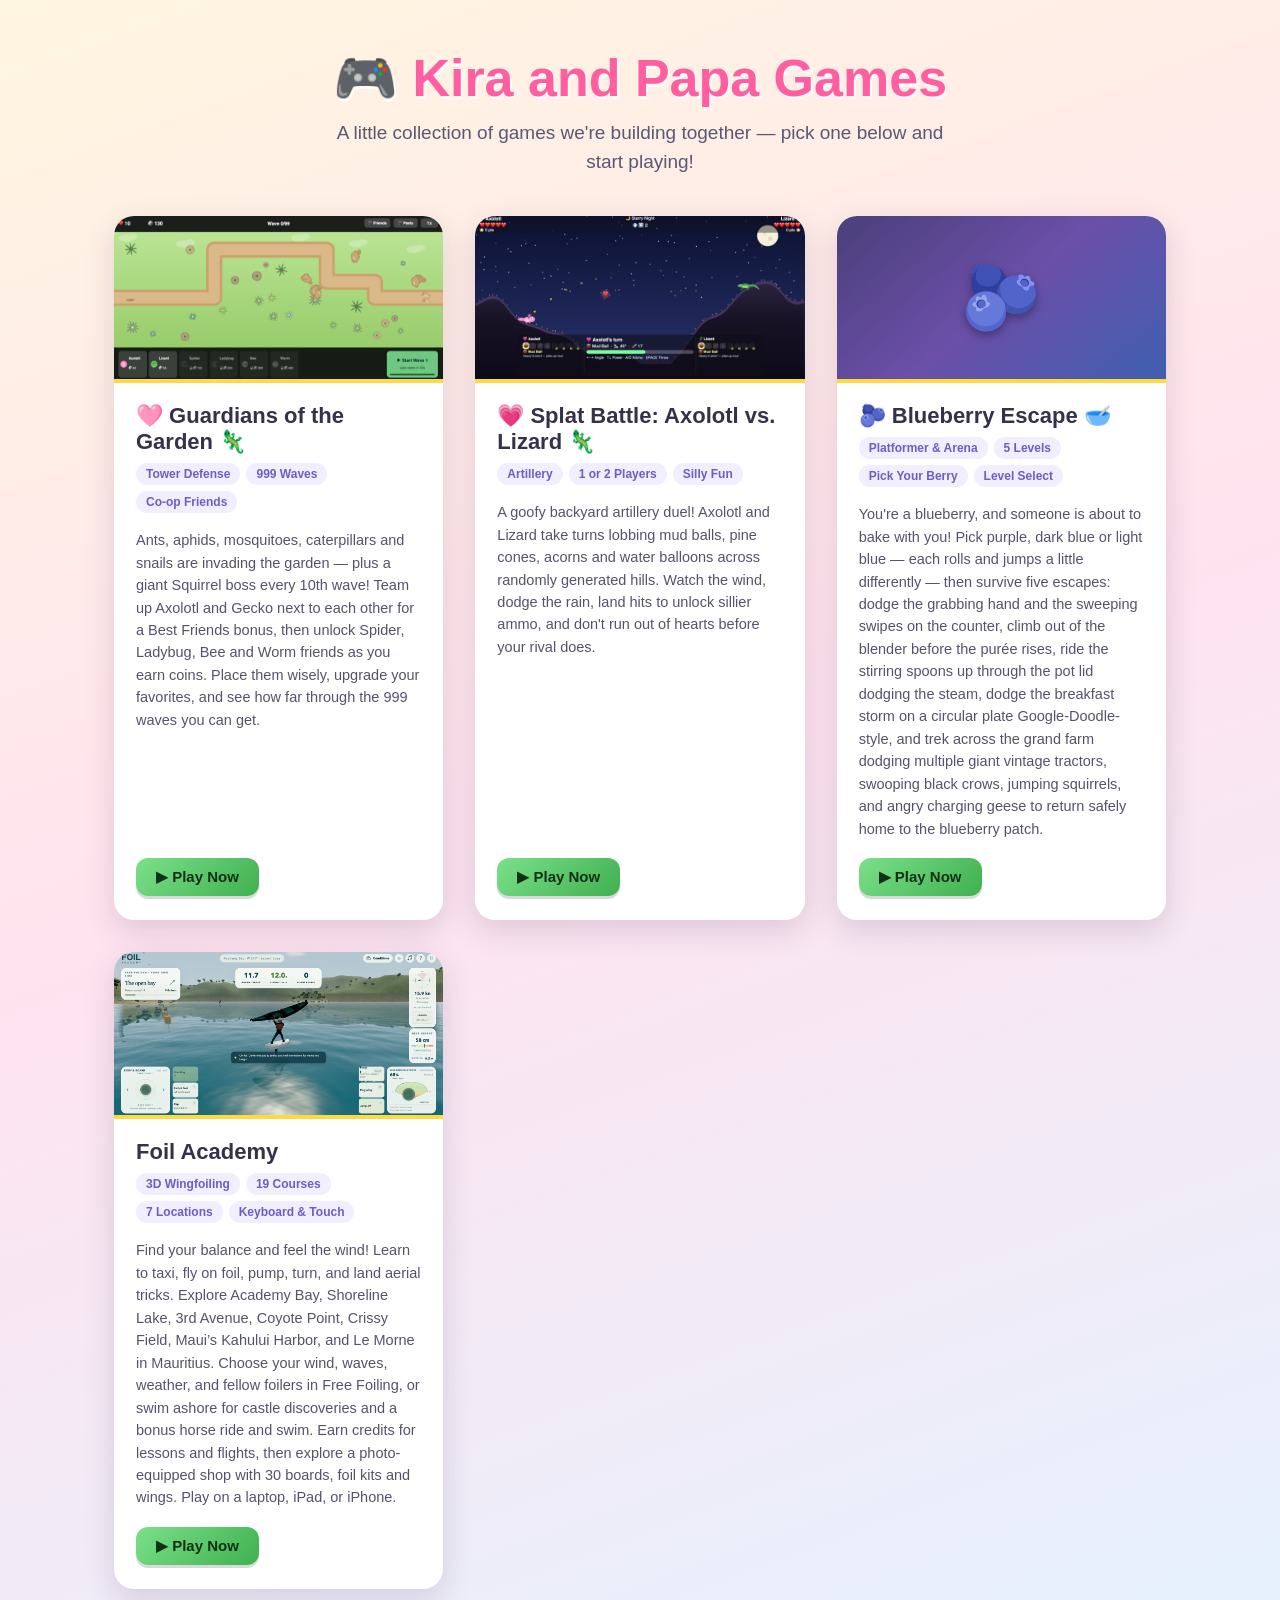
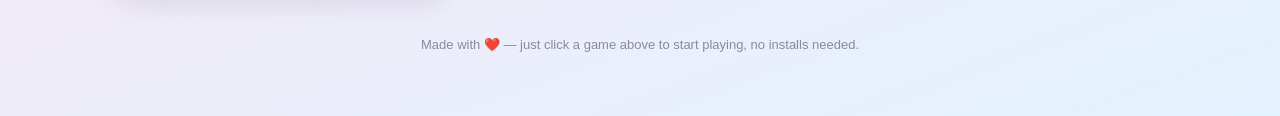
<file: index.html>
<!DOCTYPE html>
<html lang="en">
<head>
<meta charset="UTF-8">
<meta name="viewport" content="width=device-width, initial-scale=1">
<title>Kira and Papa Games</title>
<style>
  * { box-sizing: border-box; }
  html, body {
    margin: 0;
    padding: 0;
    min-height: 100%;
    font-family: 'Trebuchet MS', 'Comic Sans MS', 'Segoe UI', sans-serif;
    background: linear-gradient(160deg, #fff6e0 0%, #ffe3ef 45%, #e3f3ff 100%);
    color: #33324a;
  }
  .wrap {
    max-width: 1100px;
    margin: 0 auto;
    padding: 48px 24px 64px;
  }
  header {
    text-align: center;
    margin-bottom: 40px;
  }
  header h1 {
    font-size: clamp(32px, 6vw, 52px);
    margin: 0 0 10px;
    color: #ff5fa0;
    text-shadow: 2px 3px 0 rgba(255,255,255,0.7);
  }
  header p {
    font-size: clamp(15px, 2.4vw, 19px);
    color: #5a5872;
    margin: 0 auto;
    max-width: 640px;
    line-height: 1.5;
  }
  .games {
    display: grid;
    grid-template-columns: repeat(auto-fit, minmax(320px, 1fr));
    gap: 32px;
  }
  .card {
    background: #fff;
    border-radius: 20px;
    overflow: hidden;
    box-shadow: 0 10px 30px rgba(90, 60, 100, 0.18);
    display: flex;
    flex-direction: column;
    transition: transform 0.18s ease, box-shadow 0.18s ease;
    text-decoration: none;
    color: inherit;
  }
  .card:hover, .card:focus-visible {
    transform: translateY(-6px);
    box-shadow: 0 16px 36px rgba(90, 60, 100, 0.26);
  }
  .card .thumb {
    width: 100%;
    aspect-ratio: 800 / 406;
    object-fit: cover;
    display: block;
    background: #222;
    border-bottom: 4px solid #ffd93d;
  }
  /* Stand-in for games that don't have a screenshot captured yet. */
  .card .thumb.placeholder {
    display: flex;
    align-items: center;
    justify-content: center;
    font-size: 64px;
    background: linear-gradient(140deg, #4a3f7a 0%, #6b4fa8 50%, #3f5fb0 100%);
    text-shadow: 0 4px 10px rgba(0,0,0,0.35);
  }
  .card .body {
    padding: 20px 22px 24px;
    display: flex;
    flex-direction: column;
    flex: 1;
  }
  .card h2 {
    margin: 0 0 8px;
    font-size: 22px;
    display: flex;
    align-items: center;
    gap: 8px;
  }
  .card p {
    margin: 0 0 18px;
    font-size: 14.5px;
    line-height: 1.55;
    color: #55536b;
    flex: 1;
  }
  .tags {
    display: flex;
    flex-wrap: wrap;
    gap: 6px;
    margin-bottom: 16px;
  }
  .tags span {
    background: #f1eeff;
    color: #6b5fc4;
    font-size: 12px;
    font-weight: bold;
    padding: 4px 10px;
    border-radius: 999px;
  }
  .play-btn {
    align-self: flex-start;
    background: linear-gradient(135deg, #7be08a, #3fb04f);
    color: #123016;
    font-weight: bold;
    font-size: 15px;
    padding: 10px 20px;
    border-radius: 12px;
    box-shadow: 0 3px 0 rgba(0,0,0,0.15);
  }
  footer {
    text-align: center;
    margin-top: 48px;
    font-size: 13px;
    color: #8b89a0;
  }
</style>
</head>
<body>
<div class="wrap">
  <header>
    <h1>🎮 Kira and Papa Games</h1>
    <p>A little collection of games we're building together — pick one below and start playing!</p>
  </header>

  <div class="games">
    <a class="card" href="guardians-of-the-garden.html">
      <img class="thumb" src="screenshot-guardians-of-the-garden.png" alt="Screenshot of Guardians of the Garden gameplay">
      <div class="body">
        <h2>🩷 Guardians of the Garden 🦎</h2>
        <div class="tags"><span>Tower Defense</span><span>999 Waves</span><span>Co-op Friends</span></div>
        <p>Ants, aphids, mosquitoes, caterpillars and snails are invading the garden — plus a giant Squirrel
          boss every 10th wave! Team up Axolotl and Gecko next to each other for a Best Friends bonus,
          then unlock Spider, Ladybug, Bee and Worm friends as you earn coins. Place them wisely, upgrade
          your favorites, and see how far through the 999 waves you can get.</p>
        <span class="play-btn">▶ Play Now</span>
      </div>
    </a>

    <a class="card" href="axolotl-vs-lizard.html">
      <img class="thumb" src="screenshot-axolotl-vs-lizard.png" alt="Screenshot of Splat Battle: Axolotl vs. Lizard gameplay">
      <div class="body">
        <h2>💗 Splat Battle: Axolotl vs. Lizard 🦎</h2>
        <div class="tags"><span>Artillery</span><span>1 or 2 Players</span><span>Silly Fun</span></div>
        <p>A goofy backyard artillery duel! Axolotl and Lizard take turns lobbing mud balls, pine cones,
          acorns and water balloons across randomly generated hills. Watch the wind, dodge the rain, land
          hits to unlock sillier ammo, and don't run out of hearts before your rival does.</p>
        <span class="play-btn">▶ Play Now</span>
      </div>
    </a>

    <a class="card" href="blueberry-escape.html">
      <div class="thumb placeholder" role="img" aria-label="Blueberry Escape">🫐</div>
      <div class="body">
        <h2>🫐 Blueberry Escape 🥣</h2>
        <div class="tags"><span>Platformer & Arena</span><span>5 Levels</span><span>Pick Your Berry</span><span>Level Select</span></div>
        <p>You're a blueberry, and someone is about to bake with you! Pick purple, dark blue or light
          blue — each rolls and jumps a little differently — then survive five escapes: dodge
          the grabbing hand and the sweeping swipes on the counter, climb out of the blender before the
          purée rises, ride the stirring spoons up through the pot lid dodging the steam, dodge the breakfast storm
          on a circular plate Google-Doodle-style, and trek across the grand farm dodging multiple giant vintage tractors,
          swooping black crows, jumping squirrels, and angry charging geese to return safely home to the blueberry patch.</p>
        <span class="play-btn">▶ Play Now</span>
      </div>
    </a>
    <a class="card" href="foil-academy.html">
      <img class="thumb" src="screenshot-foil-academy.png" alt="Foil Academy gameplay: a rider holding a wing and flying on a hydrofoil board">
      <div class="body">
        <h2>Foil Academy</h2>
        <div class="tags"><span>3D Wingfoiling</span><span>19 Courses</span><span>7 Locations</span><span>Keyboard &amp; Touch</span></div>
        <p>Find your balance and feel the wind! Learn to taxi, fly on foil, pump, turn, and land aerial tricks.
          Explore Academy Bay, Shoreline Lake, 3rd Avenue, Coyote Point, Crissy Field, Maui’s Kahului Harbor, and Le Morne in Mauritius. Choose your wind,
          waves, weather, and fellow foilers in Free Foiling, or swim ashore for castle discoveries and a
          bonus horse ride and swim. Earn credits for lessons and flights, then explore a photo-equipped shop with 30 boards, foil kits and wings. Play on a laptop, iPad, or iPhone.</p>
        <span class="play-btn">▶ Play Now</span>
      </div>
    </a>
  </div>

  <footer>Made with ❤️ — just click a game above to start playing, no installs needed.</footer>
</div>
</body>
</html>
</file>
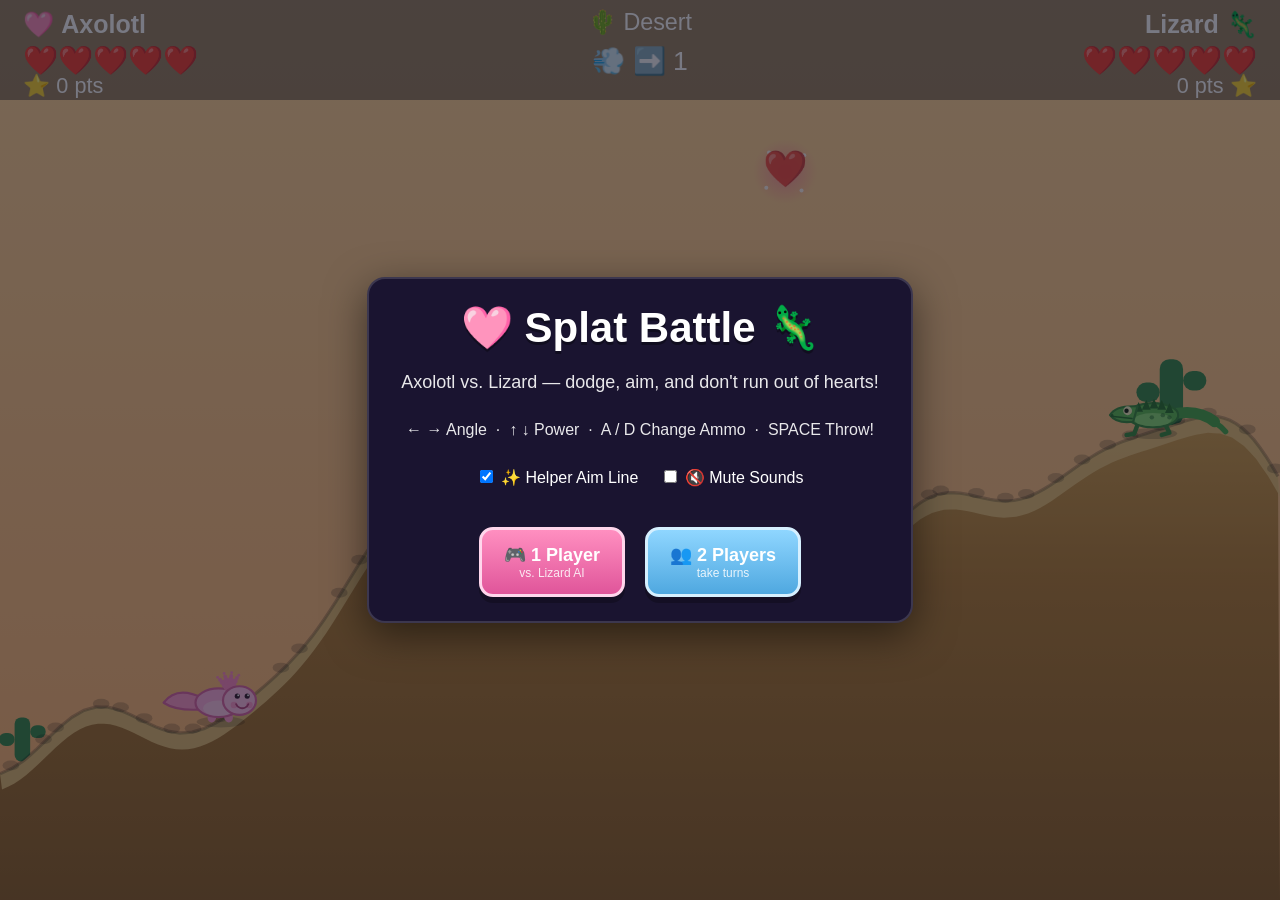
<file: axolotl-vs-lizard.html>
<!DOCTYPE html>
<html lang="en">
<head>
<meta charset="UTF-8">
<meta name="viewport" content="width=device-width, initial-scale=1">
<title>Splat Battle: Axolotl vs. Lizard</title>
<style>
  html, body {
    margin: 0;
    padding: 0;
    width: 100%;
    height: 100%;
    background: #0d0f1f;
    font-family: 'Trebuchet MS', 'Comic Sans MS', 'Segoe UI', sans-serif;
    overflow: hidden;
  }
  #app {
    position: relative;
    width: 100vw;
    height: 100vh;
  }
  canvas#game {
    display: block;
    width: 100%;
    height: 100%;
    background: #222;
  }
  .overlay {
    position: absolute;
    top: 0; left: 0; right: 0; bottom: 0;
    display: flex;
    flex-direction: column;
    align-items: center;
    justify-content: center;
    text-align: center;
    color: #fff;
    background: rgba(10, 12, 30, 0.55);
    padding: 20px;
    box-sizing: border-box;
    overflow-y: auto;
  }
  .overlay.hidden { display: none; }
  .overlay h1 {
    font-size: 42px;
    margin: 0 0 20px 0;
    text-shadow: 0 3px 0 rgba(0,0,0,0.35);
    white-space: nowrap;
  }
  .overlay .sub {
    font-size: 18px;
    margin: 0 0 28px 0;
    opacity: 0.9;
  }
  .panel {
    display: flex; flex-direction: column; align-items: center; box-sizing: border-box;
    background: #1a1430; border: 2px solid rgba(255,255,255,0.15); border-radius: 18px;
    padding: 24px 32px; max-width: min(640px, 92vw); box-shadow: 0 12px 40px rgba(0,0,0,0.5);
  }
  .menuButtons {
    display: flex;
    gap: 20px;
    margin-top: 16px;
  }
  button {
    font-family: inherit;
    font-size: 18px;
    font-weight: bold;
    color: #fff;
    background: linear-gradient(#ff8fc0, #e0559a);
    border: 3px solid #ffd6ec;
    border-radius: 14px;
    padding: 14px 22px;
    cursor: pointer;
    box-shadow: 0 6px 0 rgba(0,0,0,0.25);
    transition: transform 0.08s ease;
  }
  button:hover { transform: translateY(-2px) scale(1.03); }
  button:active { transform: translateY(2px) scale(0.98); }
  button small { display: block; font-weight: normal; font-size: 12px; opacity: 0.85; }
  #btn2p { background: linear-gradient(#8fd6ff, #4fa8e0); border-color: #d6f0ff; }
  .menuToggles {
    display: flex;
    gap: 22px;
    font-size: 16px;
    margin: 4px 0 24px 0;
  }
  .menuToggles label { cursor: pointer; user-select: none; }
  .howto {
    font-size: 16px;
    opacity: 0.9;
    margin: 0 0 24px 0;
  }
  #winnerText { font-size: 40px; margin-bottom: 22px; }

  /* Touch controls — mirror the keyboard scheme (arrows + space) for devices
     with no keyboard. This container's box is set in JS every frame to
     exactly match the canvas-drawn control panel's middle column, so its
     children can be positioned with simple pixel offsets relative to it. */
  .touchControls {
    position: absolute; pointer-events: none;
  }
  .touchControls.hidden { display: none; }
  .tcBtn {
    position: absolute; padding: 0; border-radius: 10px;
    display: flex; align-items: center; justify-content: center;
    font-size: 15px; line-height: 1; touch-action: none; user-select: none;
    background: linear-gradient(#8fc2ff, #4a7fd6); border-color: #d6ecff;
    pointer-events: auto;
  }
  .tcFireBtn {
    position: absolute; left: 0; font-weight: bold; letter-spacing: 0.5px;
    display: flex; align-items: center; justify-content: center;
    background: linear-gradient(#ff9ecb, #e0559a); border-color: #ffd6ec;
    touch-action: none; user-select: none; pointer-events: auto;
  }
  .tcSlider {
    position: absolute; margin: 0; -webkit-appearance: none; appearance: none;
    background: transparent; touch-action: none; pointer-events: auto;
  }
  .tcSlider::-webkit-slider-runnable-track {
    height: 10px; border-radius: 6px; background: rgba(255,255,255,0.25);
  }
  .tcSlider::-webkit-slider-thumb {
    -webkit-appearance: none; appearance: none;
    width: 26px; height: 26px; border-radius: 50%; margin-top: -8px;
    background: linear-gradient(#7CFC9A, #3f9142); border: 2px solid #fff; cursor: pointer;
  }
  .tcSlider::-moz-range-track { height: 10px; border-radius: 6px; background: rgba(255,255,255,0.25); }
  .tcSlider::-moz-range-thumb {
    width: 26px; height: 26px; border-radius: 50%;
    background: linear-gradient(#7CFC9A, #3f9142); border: 2px solid #fff; cursor: pointer;
  }
  .tcSliderBlue::-webkit-slider-thumb { background: linear-gradient(#8fc2ff, #2f6fd6); }
  .tcSliderBlue::-moz-range-thumb { background: linear-gradient(#8fc2ff, #2f6fd6); }
</style>
</head>
<body>
<div id="app">
  <canvas id="game"></canvas>

  <div id="touchControls" class="touchControls hidden">
    <input id="tcAngleSlider" class="tcSlider tcSliderBlue" type="range" step="1">
    <input id="tcPowerSlider" class="tcSlider" type="range" step="1">
    <button id="tcFire" class="tcFireBtn">🔥 FIRE</button>
  </div>

  <div id="menuOverlay" class="overlay">
    <div class="panel">
      <h1>🩷 Splat Battle 🦎</h1>
      <p class="sub">Axolotl vs. Lizard — dodge, aim, and don't run out of hearts!</p>
      <p class="howto">← → Angle &nbsp;·&nbsp; ↑ ↓ Power &nbsp;·&nbsp; A / D Change Ammo &nbsp;·&nbsp; SPACE Throw!</p>
      <div class="menuToggles">
        <label><input type="checkbox" id="helperToggle" checked> ✨ Helper Aim Line</label>
        <label><input type="checkbox" id="muteToggle"> 🔇 Mute Sounds</label>
      </div>
      <div class="menuButtons">
        <button id="btn1p">🎮 1 Player<small>vs. Lizard AI</small></button>
        <button id="btn2p">👥 2 Players<small>take turns</small></button>
      </div>
    </div>
  </div>

  <div id="gameOverOverlay" class="overlay hidden">
    <div class="panel">
      <h1 id="winnerText">🎉 Winner! 🎉</h1>
      <button id="btnAgain">🔁 Play Again</button>
    </div>
  </div>
</div>

<script>
(function () {
  'use strict';

  // ---------- 1. CONFIG & CONSTANTS ----------
  const REF_H = 540; // reference design height used to tune all the *_BASE numbers below
  let CW = 0, CH = 0, SCALE = 1;

  const GRAVITY_BASE = 0.42;
  const WIND_ACCEL_BASE = 0.007;
  const SPEED_MIN_BASE = 9, SPEED_MAX_BASE = 24;
  const HIT_RADIUS_BASE = 24;
  const CHAR_SCALE = 0.66;      // shrinks the drawn creatures (they were too big)
  const BODY_CY = 18;           // local-space vertical centre of a creature body
  const MAX_HEARTS = 5;
  const ANGLE_MIN = 10, ANGLE_MAX = 80;
  const POWER_MIN = 5, POWER_MAX = 100;
  const ANGLE_SPEED = 45; // deg/sec
  const POWER_SPEED = 70; // units/sec
  const STEP_MS = 1000 / 60;
  const CLOUD_WIND_PX = 0.15; // cloud drift per wind unit, per 16.67ms tick (before SCALE)
  const GROUND_MIN_FRAC = 0.40, GROUND_MAX_FRAC = 0.88;
  const MAX_DIG_BASE = 150;      // cap on cumulative dig depth per terrain point
  const MAX_BUILD_BASE = 90;     // cap on how high mud can pile a terrain point up
  const DIG_DEPTH_BASE = 20;     // dig added per single ground impact
  const FALL_GRAVITY_BASE = 0.55;
  const FALL_GAP_THRESHOLD_BASE = 6;
  const FALL_DAMAGE_MIN_DIST_BASE = 32;
  const FALL_DAMAGE_BIG_DIST_BASE = 95;

  // live (scaled) physics values, recomputed by applyScale()
  let GRAVITY, WIND_ACCEL, SPEED_MIN, SPEED_MAX, HIT_RADIUS;
  let GROUND_MIN, GROUND_MAX, TERRAIN_FLOOR, TERRAIN_CEIL, MAX_DIG, MAX_BUILD;
  let FALL_GRAVITY, FALL_GAP_THRESHOLD, FALL_DAMAGE_MIN_DIST, FALL_DAMAGE_BIG_DIST;

  // terrain: how the shot reshapes the ground on impact —
  //   'build' raises it (mud piles up), 'dig' carves a small pit,
  //   'scoop' carves a big pit, 'none' leaves the ground untouched (just splashes).
  // gravMul tweaks flight: heavy things (mud) drop fast & short, light things (pine) float far.
  const AMMO = [
    { id: 'mud',     name: 'Mud Ball',       emoji: '🟤', windMul: 0.4, gravMul: 1.30, splash: 0,  bounce: false, freeze: false, damage: 1, terrain: 'build', unlockAt: 0,  desc: 'Heavy & short — piles up mud' },
    { id: 'pine',    name: 'Pine Cone',      emoji: '🌰', windMul: 1.6, gravMul: 0.78, splash: 0,  bounce: false, freeze: false, damage: 1, terrain: 'dig',   unlockAt: 0,  desc: 'Light, wind-blown — carves a groove' },
    { id: 'acorn',   name: 'Acorn',          emoji: '🥜', windMul: 1.0, gravMul: 1.00, splash: 0,  bounce: false, freeze: false, damage: 1, terrain: 'scoop', unlockAt: 0,  desc: 'Balanced all-rounder — scoops a deep pit' },
    { id: 'water',   name: 'Water Balloon',  emoji: '💧', windMul: 0.9, gravMul: 1.05, splash: 30, bounce: false, freeze: false, damage: 1, terrain: 'none',  unlockAt: 0,  desc: 'Big splash — leaves the ground untouched' },
    { id: 'berry',   name: 'Bouncy Berry',   emoji: '🫐', windMul: 1.0, gravMul: 0.95, splash: 10, bounce: true,  freeze: false, damage: 1, terrain: 'dig',   unlockAt: 20, desc: 'Bounces once off the ground' },
    { id: 'snow',    name: 'Snowball',       emoji: '❄️', windMul: 1.0, gravMul: 0.90, splash: 14, bounce: false, freeze: true,  damage: 1, terrain: 'build', unlockAt: 40, desc: 'Freezes foes & builds a snowdrift' },
    { id: 'pepper',  name: 'Spicy Pepper',   emoji: '🌶️', windMul: 1.0, gravMul: 1.10, splash: 28, bounce: false, freeze: false, damage: 2, terrain: 'scoop', unlockAt: 60, desc: 'Big splash, double damage!' },
    { id: 'rainbow', name: 'Rainbow Blaster',emoji: '🌈', windMul: 0.7, gravMul: 0.88, splash: 24, bounce: false, freeze: false, damage: 1, terrain: 'dig',   unlockAt: 80, fullArc: true, desc: 'Shows the full arc — huge splash' },
  ];
  const STARTER_AMMO = ['mud', 'pine', 'acorn', 'water'];

  const SPLAT_COLORS = {
    mud: '#7a5230', pine: '#6b4226', acorn: '#a97c50', water: '#4fb0ff',
    berry: '#7a4fd6', snow: '#ffffff', pepper: '#ff5a3c', rainbow: '#ff4dd2',
  };

  const THEMES = [
    { name: 'Sunny Meadow', icon: '☀️', sky: ['#8ed6ff', '#c9f2ff'], ground: ['#8ed15f', '#5a9c3e', '#3f6f2b'], cap: '#a8e878', decor: 'meadow', detailKind: 'tuft' },
    { name: 'Swamp',        icon: '🐸', sky: ['#7c9a7a', '#a9c6a0'], ground: ['#5a6b3e', '#3f4d2a', '#242c17'], cap: '#748f4a', decor: 'swamp',  detailKind: 'tuft' },
    { name: 'Snowy Peaks',  icon: '❄️', sky: ['#c9dcf0', '#eef5fc'], ground: ['#eef5fc', '#c7d9ee', '#a9c2e0'], cap: '#ffffff', decor: 'snow',   detailKind: 'pebble' },
    { name: 'Desert',       icon: '🌵', sky: ['#ffd89a', '#ffb974'], ground: ['#e0b25c', '#b9853a', '#93672c'], cap: '#f0cd82', decor: 'desert', detailKind: 'pebble' },
    { name: 'Starry Night', icon: '🌙', sky: ['#0b1030', '#2a3570'], ground: ['#2e2540', '#171225', '#0d0a17'], cap: '#4a3c66', decor: 'night',  detailKind: 'sparkle' },
  ];

  const HIT_MESSAGES = ['Direct hit! 🎯', 'Splat! Nice shot!', 'Bullseye-ish! 🌟', 'Gotcha! 😄', 'Ka-splat!'];
  const MISS_MESSAGES = ['So close! Try again!', 'Almost! 🎯', 'Ooh, just missed!', 'Nice try! 💪', 'So close!'];

  // ---------- 2. UTILITIES ----------
  function clamp(v, min, max) { return Math.max(min, Math.min(max, v)); }
  function lerp(a, b, t) { return a + (b - a) * t; }
  function randInt(min, max) { return Math.floor(min + Math.random() * (max - min + 1)); }
  function randRange(min, max) { return min + Math.random() * (max - min); }
  function pick(arr) { return arr[Math.floor(Math.random() * arr.length)]; }
  function easeInOut(t) { return t < 0.5 ? 2 * t * t : 1 - Math.pow(-2 * t + 2, 2) / 2; }
  function ammoById(id) { return AMMO.find(a => a.id === id); }
  function bodyCenterY(p) { return p.y - BODY_CY * SCALE * CHAR_SCALE; }
  function throwOriginY(p) { return p.y - (BODY_CY + 6) * SCALE * CHAR_SCALE; }
  function hexToRgb(hex) {
    const n = parseInt(hex.replace('#', ''), 16);
    return `${(n >> 16) & 255},${(n >> 8) & 255},${n & 255}`;
  }

  function applyScale() {
    SCALE = clamp(CH / REF_H, 0.75, 2.2);
    GRAVITY = GRAVITY_BASE * SCALE;
    WIND_ACCEL = WIND_ACCEL_BASE * SCALE;
    SPEED_MIN = SPEED_MIN_BASE * SCALE;
    SPEED_MAX = SPEED_MAX_BASE * SCALE;
    HIT_RADIUS = HIT_RADIUS_BASE * SCALE;
    GROUND_MIN = CH * GROUND_MIN_FRAC;
    GROUND_MAX = CH * GROUND_MAX_FRAC;
    TERRAIN_FLOOR = CH - 14 * SCALE;
    TERRAIN_CEIL = 70 * SCALE; // highest a built-up mound may reach (below the HUD)
    MAX_DIG = MAX_DIG_BASE * SCALE;
    MAX_BUILD = MAX_BUILD_BASE * SCALE;
    FALL_GRAVITY = FALL_GRAVITY_BASE * SCALE;
    FALL_GAP_THRESHOLD = FALL_GAP_THRESHOLD_BASE * SCALE;
    FALL_DAMAGE_MIN_DIST = FALL_DAMAGE_MIN_DIST_BASE * SCALE;
    FALL_DAMAGE_BIG_DIST = FALL_DAMAGE_BIG_DIST_BASE * SCALE;
  }

  // ---------- 3. STATE ----------
  const canvas = document.getElementById('game');
  const ctx = canvas.getContext('2d');

  const G = {
    state: 'MENU', // MENU, AIMING, AI_THINKING, FLYING, RESOLVING, GAME_OVER
    mode: '2P',
    theme: THEMES[0],
    terrainBase: [],
    terrainDug: [],
    terrainSnow: [],
    terrainMud: [],
    terrain: [],
    terrainDetail: [],
    players: [],
    currentPlayerIndex: 0,
    wind: 0,
    heartPickup: null,
    decor: [],
    particles: [],
    projectile: null,
    toast: null,
    toastQueue: [],
    helperArc: true,
    muted: false,
    ai: null,
    aiAccuracy: 0.55,
    resolveTimer: 0,
    physAccum: 0,
    keys: new Set(),
    uiButtons: [],
    panelLayout: null,
    t: 0,
  };

  function makePlayer(index, name) {
    return {
      index, name,
      hearts: MAX_HEARTS,
      points: 0,
      angle: 45,
      power: 55,
      unlocked: STARTER_AMMO.slice(),
      ammoId: 'mud',
      frozen: false,
      hitTimer: 0,
      falling: false,
      fallVy: 0,
      fallStartY: 0,
      x: 0, y: 0,
    };
  }

  // ---------- 4. TERRAIN (destructible) ----------
  function generateTerrainBase() {
    // Higher segment density = finer, crinklier detail than the old 1/22 sampling.
    const segs = Math.max(60, Math.round(CW / 12));
    const pts = new Array(segs + 1).fill(0);

    // 5 octaves of sine noise: big rolling shape down to fine surface crinkle.
    const octaves = [
      { amp: 55 + Math.random() * 55, freq: 0.6 + Math.random() * 1.1 },
      { amp: 30 + Math.random() * 35, freq: 1.6 + Math.random() * 1.6 },
      { amp: 16 + Math.random() * 20, freq: 3.2 + Math.random() * 2.4 },
      { amp: 8 + Math.random() * 12,  freq: 6.5 + Math.random() * 4.0 },
      { amp: 3 + Math.random() * 6,   freq: 12 + Math.random() * 8.0 },
    ].map(o => ({ amp: o.amp * SCALE, freq: o.freq, phase: Math.random() * Math.PI * 2 }));

    // Gentle overall tilt so the two sides sit at different elevations.
    const tilt = randRange(-0.18, 0.18) * (GROUND_MAX - GROUND_MIN);
    const baseline = GROUND_MIN + (GROUND_MAX - GROUND_MIN) * (0.35 + Math.random() * 0.3);

    // 1-2 dramatic features: a tall peak or a deep valley placed away from the spawn zones.
    const features = [];
    const featureCount = 1 + (Math.random() < 0.6 ? 1 : 0);
    for (let f = 0; f < featureCount; f++) {
      features.push({
        center: randRange(0.28, 0.72),
        width: randRange(0.05, 0.13),
        height: (Math.random() < 0.5 ? -1 : 1) * randRange(60, 130) * SCALE,
      });
    }

    for (let i = 0; i <= segs; i++) {
      const t = i / segs;
      let h = baseline + tilt * (t - 0.5) * 2;
      for (const o of octaves) h += Math.sin(t * Math.PI * o.freq + o.phase) * o.amp;
      for (const ft of features) {
        const d = (t - ft.center) / ft.width;
        h += ft.height * Math.exp(-d * d); // gaussian bump/dip
      }
      pts[i] = h;
    }

    // Single light smoothing pass — keeps the fine crinkle instead of flattening it out.
    const smoothed = pts.slice();
    for (let i = 1; i < pts.length - 1; i++) smoothed[i] = (pts[i - 1] + pts[i] * 2 + pts[i + 1]) / 4;
    for (let i = 0; i < smoothed.length; i++) smoothed[i] = clamp(smoothed[i], GROUND_MIN, GROUND_MAX);
    return smoothed;
  }

  function rebuildTerrainFromDug() {
    // dug > 0 lowers the surface (bigger y), dug < 0 raises it (smaller y)
    G.terrain = G.terrainBase.map((h, i) => clamp(h + G.terrainDug[i], TERRAIN_CEIL, TERRAIN_FLOOR));
  }

  function heightAt(x) {
    const segW = CW / (G.terrain.length - 1);
    let idx = clamp(x / segW, 0, G.terrain.length - 1.0001);
    const i0 = Math.floor(idx), i1 = i0 + 1;
    const frac = idx - i0;
    return G.terrain[i0] * (1 - frac) + G.terrain[i1] * frac;
  }

  function dugAt(x) { return sampleAt(G.terrainDug, x); }

  // Interpolated sample of any per-segment terrain array (dug depth, material amount, ...).
  function sampleAt(arr, x) {
    const segW = CW / (arr.length - 1);
    let idx = clamp(x / segW, 0, arr.length - 1.0001);
    const i0 = Math.floor(idx), i1 = i0 + 1;
    const frac = idx - i0;
    return arr[i0] * (1 - frac) + arr[i1] * frac;
  }

  // delta > 0 digs the ground out, delta < 0 piles it up.
  function reshapeTerrain(x, radius, delta) {
    const segW = CW / (G.terrainBase.length - 1);
    for (let i = 0; i < G.terrainBase.length; i++) {
      const sx = i * segW, dx = sx - x;
      if (Math.abs(dx) < radius) {
        const falloff = 1 - (dx / radius) * (dx / radius);
        G.terrainDug[i] = clamp(G.terrainDug[i] + delta * falloff, -MAX_BUILD, MAX_DIG);
      }
    }
    rebuildTerrainFromDug();
  }

  // Adds to a cosmetic overlay array (e.g. how much snow vs. mud sits at each point)
  // using the same falloff shape as reshapeTerrain, so the visual matches the mound.
  function applyMaterialOverlay(arr, x, radius, amount) {
    const segW = CW / (arr.length - 1);
    for (let i = 0; i < arr.length; i++) {
      const sx = i * segW, dx = sx - x;
      if (Math.abs(dx) < radius) {
        const falloff = 1 - (dx / radius) * (dx / radius);
        arr[i] = clamp(arr[i] + amount * falloff, 0, MAX_BUILD);
      }
    }
  }

  // Applies an ammo's characteristic ground effect at the impact point.
  function terrainImpact(ammo, x, onGround) {
    if (ammo.terrain === 'none') return;
    const baseR = (24 + ammo.splash * 0.4) * SCALE;
    let delta = DIG_DEPTH_BASE * SCALE;
    let radius = baseR;
    if (ammo.terrain === 'build') { delta = -DIG_DEPTH_BASE * SCALE * 1.3; radius = baseR * 1.15; }
    else if (ammo.terrain === 'scoop') { delta = DIG_DEPTH_BASE * SCALE * 1.7; radius = baseR * 1.15; }
    else if (ammo.terrain === 'dig') { delta = DIG_DEPTH_BASE * SCALE * 0.9; }
    if (!onGround) delta *= 0.5; // a glancing body hit disturbs the ground less
    reshapeTerrain(x, radius, delta);
    if (delta < 0) {
      // building up the ground — tint the mound with the material that made it
      const overlayArr = ammo.id === 'snow' ? G.terrainSnow : G.terrainMud;
      applyMaterialOverlay(overlayArr, x, radius, -delta);
    }
  }

  function placePlayers() {
    const p0x = CW * (0.09 + Math.random() * 0.13);
    const p1x = CW * (1 - (0.09 + Math.random() * 0.13));
    G.players[0].x = p0x; G.players[0].y = heightAt(p0x);
    G.players[1].x = p1x; G.players[1].y = heightAt(p1x);
  }

  // A floating heart, randomly placed in the air — hit it to heal one heart.
  // Kept a safe distance from both players and biased toward the center strip
  // between them, so it never spawns hugging either side.
  function spawnHeartPickup() {
    const margin = CW * 0.12;
    const p0x = G.players[0] ? G.players[0].x : CW * 0.2;
    const p1x = G.players[1] ? G.players[1].x : CW * 0.8;
    let minX = Math.max(CW * 0.32, p0x + margin);
    let maxX = Math.min(CW * 0.68, p1x - margin);
    if (minX > maxX) { const mid = (minX + maxX) / 2; minX = mid - CW * 0.05; maxX = mid + CW * 0.05; }
    // average two draws so the result clusters toward the middle of the safe band
    const x = clamp((randRange(minX, maxX) + randRange(minX, maxX)) / 2, minX, maxX);

    const gy = heightAt(x);
    const hudBottom = 70 * SCALE;
    const minY = hudBottom + 30 * SCALE;
    const maxY = gy - 60 * SCALE;
    const y = clamp(randRange(minY, Math.max(minY, maxY)), minY, CH - 40 * SCALE);
    G.heartPickup = { x, baseY: y, y, active: true, bob: Math.random() * Math.PI * 2 };
  }

  function updateHeartPickup() {
    const hp = G.heartPickup;
    if (!hp || !hp.active) return;
    hp.y = hp.baseY + Math.sin(G.t * 0.004 + hp.bob) * 8 * SCALE;
  }

  function spawnHeartBurst(x, y) {
    for (let i = 0; i < 14; i++) {
      const ang = Math.random() * Math.PI * 2;
      const spd = (1 + Math.random() * 2.5) * SCALE;
      G.particles.push({ x, y, vx: Math.cos(ang) * spd, vy: Math.sin(ang) * spd - SCALE, life: 700 + Math.random() * 400, max: 1100, color: pick(['#ff5b8a', '#ff9ec4', '#ffd0e0']), size: (3 + Math.random() * 4) * SCALE, shape: 'circle', gravity: -0.02 * SCALE });
    }
  }

  function buildTerrainDetail(theme) {
    const list = [];
    const count = Math.max(22, Math.round(CW / 26));
    for (let i = 0; i < count; i++) {
      const x = clamp((i + 0.5) * (CW / count) + randRange(-8, 8) * SCALE, 4, CW - 4);
      list.push({ x, kind: theme.detailKind, seed: Math.random() * 10, sizeVar: 0.7 + Math.random() * 0.7 });
    }
    return list;
  }

  // ---------- 5. DECOR ----------
  function buildDecor(theme) {
    const list = [];
    if (theme.decor === 'meadow') {
      for (let i = 0; i < 5; i++) list.push({ type: 'cloud', x: Math.random() * CW, y: (40 + Math.random() * 70) * SCALE, scale: (0.6 + Math.random() * 0.8) * SCALE });
      for (let i = 0; i < 6; i++) list.push({ type: 'flower', x: Math.random() * CW });
    } else if (theme.decor === 'swamp') {
      for (let i = 0; i < 7; i++) list.push({ type: 'lily', x: Math.random() * CW });
      for (let i = 0; i < 3; i++) list.push({ type: 'cloud', x: Math.random() * CW, y: (50 + Math.random() * 40) * SCALE, scale: 0.7 * SCALE });
    } else if (theme.decor === 'snow') {
      for (let i = 0; i < 5; i++) list.push({ type: 'rock', x: Math.random() * CW, scale: (0.8 + Math.random() * 0.6) * SCALE });
    } else if (theme.decor === 'desert') {
      for (let i = 0; i < 6; i++) list.push({ type: 'cactus', x: Math.random() * CW, scale: (0.7 + Math.random() * 0.6) * SCALE });
    } else if (theme.decor === 'night') {
      const starCount = Math.round(CW / 16);
      for (let i = 0; i < starCount; i++) list.push({ type: 'star', x: Math.random() * CW, y: Math.random() * CH * 0.5, twinkle: Math.random() * Math.PI * 2 });
      list.push({ type: 'moon', x: CW - 120 * SCALE, y: 70 * SCALE });
    }
    return list;
  }

  function updateDecor(elapsedMs) {
    const scale = elapsedMs / 16.67;
    // Clouds drift with the wind: same direction, and speed proportional to its strength.
    const cloudDrift = G.wind * CLOUD_WIND_PX * SCALE * scale;
    for (const d of G.decor) {
      if (d.type === 'cloud') {
        d.x += cloudDrift;
        if (d.x > CW + 80) d.x = -80;
        else if (d.x < -80) d.x = CW + 80;
      }
      if (d.type === 'star') d.twinkle += 0.03 * scale;
    }
  }

  // ---------- 7. PARTICLES ----------
  function spawnSplat(x, y, ammo) {
    const color = SPLAT_COLORS[ammo.id] || '#cccccc';
    for (let i = 0; i < 16; i++) {
      const ang = Math.random() * Math.PI * 2;
      const spd = (1 + Math.random() * 3) * SCALE;
      G.particles.push({ x, y, vx: Math.cos(ang) * spd, vy: Math.sin(ang) * spd - SCALE, life: 500 + Math.random() * 300, max: 800, color, size: (3 + Math.random() * 4) * SCALE, shape: 'circle', gravity: 0.06 * SCALE });
    }
  }

  function spawnDust(x, y) {
    for (let i = 0; i < 10; i++) {
      G.particles.push({ x, y, vx: randRange(-1.5, 1.5) * SCALE, vy: randRange(-1.5, -0.3) * SCALE, life: 400 + Math.random() * 200, max: 600, color: '#b8ac95', size: (2 + Math.random() * 3) * SCALE, shape: 'circle', gravity: -0.01 * SCALE });
    }
  }

  function spawnConfetti() {
    for (let i = 0; i < 70; i++) {
      G.particles.push({
        x: Math.random() * CW, y: -20 - Math.random() * 100,
        vx: randRange(-1, 1) * SCALE, vy: (2 + Math.random() * 2) * SCALE,
        life: 4000, max: 4000,
        color: pick(['#ff4d6d', '#ffd93d', '#6bd1ff', '#8affc1', '#c77dff']),
        size: (6 + Math.random() * 4) * SCALE, shape: 'rect',
        rot: Math.random() * Math.PI, rotSpeed: randRange(-0.1, 0.1), gravity: 0.02 * SCALE,
      });
    }
  }

  function updateParticles(elapsedMs) {
    const scale = elapsedMs / 16.67;
    for (const p of G.particles) {
      p.life -= elapsedMs;
      p.x += p.vx * scale;
      p.y += p.vy * scale;
      p.vy += (p.gravity || 0) * scale;
      if (p.rotSpeed) p.rot += p.rotSpeed * scale;
    }
    G.particles = G.particles.filter(p => p.life > 0);
  }

  function renderParticles() {
    for (const p of G.particles) {
      const alpha = clamp(p.life / p.max, 0, 1);
      ctx.save();
      ctx.globalAlpha = alpha;
      if (p.shape === 'rect') {
        ctx.translate(p.x, p.y);
        ctx.rotate(p.rot || 0);
        ctx.fillStyle = p.color;
        ctx.fillRect(-p.size / 2, -p.size / 2, p.size, p.size);
      } else {
        ctx.beginPath();
        ctx.fillStyle = p.color;
        ctx.arc(p.x, p.y, p.size, 0, Math.PI * 2);
        ctx.fill();
      }
      ctx.restore();
    }
  }

  // ---------- 8. TOAST ----------
  function showToast(text) { G.toastQueue.push(text); }
  function updateToast(elapsedMs) {
    if (!G.toast && G.toastQueue.length) G.toast = { text: G.toastQueue.shift(), life: 1800, max: 1800 };
    if (G.toast) { G.toast.life -= elapsedMs; if (G.toast.life <= 0) G.toast = null; }
  }

  // ---------- 9. AUDIO ----------
  let audioCtx = null;
  function ensureAudio() {
    if (!audioCtx) audioCtx = new (window.AudioContext || window.webkitAudioContext)();
    if (audioCtx.state === 'suspended') audioCtx.resume();
  }
  function playNoiseBurst(duration, filterFreq, gainVal) {
    const bufferSize = Math.floor(audioCtx.sampleRate * duration);
    const buffer = audioCtx.createBuffer(1, bufferSize, audioCtx.sampleRate);
    const data = buffer.getChannelData(0);
    for (let i = 0; i < bufferSize; i++) data[i] = (Math.random() * 2 - 1) * (1 - i / bufferSize);
    const noise = audioCtx.createBufferSource();
    noise.buffer = buffer;
    const filter = audioCtx.createBiquadFilter();
    filter.type = 'lowpass';
    filter.frequency.value = filterFreq;
    const g = audioCtx.createGain();
    g.gain.value = gainVal;
    noise.connect(filter).connect(g).connect(audioCtx.destination);
    noise.start();
  }
  function tone(freq0, freq1, dur, type, gainVal, startAt) {
    const o = audioCtx.createOscillator();
    const g = audioCtx.createGain();
    o.type = type;
    o.frequency.setValueAtTime(freq0, startAt);
    if (freq1 !== freq0) o.frequency.exponentialRampToValueAtTime(Math.max(1, freq1), startAt + dur * 0.8);
    g.gain.setValueAtTime(0.0001, startAt);
    g.gain.linearRampToValueAtTime(gainVal, startAt + Math.min(0.02, dur * 0.2));
    g.gain.exponentialRampToValueAtTime(0.0001, startAt + dur);
    o.connect(g).connect(audioCtx.destination);
    o.start(startAt);
    o.stop(startAt + dur + 0.02);
  }
  function playSfx(name) {
    if (G.muted) return;
    ensureAudio();
    const t0 = audioCtx.currentTime;
    switch (name) {
      case 'whoosh': tone(600, 200, 0.28, 'sine', 0.15, t0); break;
      case 'thud': tone(150, 60, 0.2, 'triangle', 0.3, t0); break;
      case 'splat': tone(220, 90, 0.25, 'sine', 0.22, t0); playNoiseBurst(0.18, 1200, 0.18); break;
      case 'boing': tone(220, 400, 0.24, 'sine', 0.2, t0); break;
      case 'plink': tone(880, 880, 0.12, 'sine', 0.12, t0); break;
      case 'freeze': tone(1200, 700, 0.3, 'triangle', 0.16, t0); break;
      case 'thump': tone(110, 50, 0.3, 'sine', 0.28, t0); playNoiseBurst(0.16, 500, 0.15); break;
      case 'unlock': [660, 880, 1100].forEach((f, i) => tone(f, f, 0.2, 'triangle', 0.18, t0 + i * 0.09)); break;
      case 'heal': [523, 784, 1046, 1318].forEach((f, i) => tone(f, f, 0.22, 'sine', 0.16, t0 + i * 0.07)); break;
      case 'cheer': [523, 659, 784, 1046].forEach((f, i) => tone(f, f, 0.32, 'square', 0.15, t0 + i * 0.12)); break;
    }
  }

  // ---------- 10. PHYSICS ----------
  function physicsStep(state, ammo) {
    state.vx += G.wind * WIND_ACCEL * ammo.windMul;
    state.vy += GRAVITY * (ammo.gravMul || 1);
    state.x += state.vx;
    state.y += state.vy;
  }

  function simulateTrajectory(startX, startY, angleDeg, power, dir, ammo, opponent) {
    let speed = SPEED_MIN + (power / 100) * (SPEED_MAX - SPEED_MIN);
    const rad = angleDeg * Math.PI / 180;
    const state = { x: startX, y: startY, vx: Math.cos(rad) * speed * dir, vy: -Math.sin(rad) * speed };
    const pts = [{ x: state.x, y: state.y }];
    let bounced = false;
    for (let i = 0; i < 500; i++) {
      physicsStep(state, ammo);
      pts.push({ x: state.x, y: state.y });
      if (opponent) {
        const dist = Math.hypot(state.x - opponent.x, state.y - bodyCenterY(opponent));
        if (dist < HIT_RADIUS + ammo.splash * 0.5 * SCALE) return { points: pts, endX: state.x, endY: state.y, result: 'hit' };
      }
      const gY = heightAt(state.x);
      if (state.y >= gY) {
        if (ammo.bounce && !bounced) { bounced = true; state.y = gY - 1; state.vy = -state.vy * 0.5; state.vx *= 0.85; continue; }
        return { points: pts, endX: state.x, endY: gY, result: 'ground' };
      }
      if (state.x < -30 || state.x > CW + 30 || state.y > CH + 80) return { points: pts, endX: state.x, endY: state.y, result: 'oob' };
    }
    return { points: pts, endX: state.x, endY: state.y, result: 'timeout' };
  }

  // ---------- 11. TURN FLOW ----------
  function newMatch() {
    G.theme = pick(THEMES);
    G.terrainBase = generateTerrainBase();
    G.terrainDug = new Array(G.terrainBase.length).fill(0);
    G.terrainSnow = new Array(G.terrainBase.length).fill(0);
    G.terrainMud = new Array(G.terrainBase.length).fill(0);
    rebuildTerrainFromDug();
    G.terrainDetail = buildTerrainDetail(G.theme);
    G.players = [makePlayer(0, 'Axolotl'), makePlayer(1, 'Lizard')];
    placePlayers();
    G.wind = randInt(-6, 6);
    spawnHeartPickup();
    G.particles = [];
    G.projectile = null;
    G.toast = null;
    G.toastQueue = [];
    G.decor = buildDecor(G.theme);
    G.aiAccuracy = 0.55;
    G.currentPlayerIndex = 0;
    G.physAccum = 0;
  }

  function startGame(mode) {
    ensureAudio();
    G.mode = mode;
    // Deliberately do NOT call newMatch() here — the terrain/theme/heart already
    // generated (and visible behind the menu) becomes the match you actually play.
    document.getElementById('menuOverlay').classList.add('hidden');
    document.getElementById('gameOverOverlay').classList.add('hidden');
    beginTurn();
  }

  function returnToMenu() {
    document.getElementById('gameOverOverlay').classList.add('hidden');
    document.getElementById('menuOverlay').classList.remove('hidden');
    G.state = 'MENU';
    newMatch();
  }

  function beginTurn() {
    if (G.mode === '1P' && G.currentPlayerIndex === 1) {
      G.state = 'AI_THINKING';
      startAiThink();
    } else {
      G.state = 'AIMING';
    }
  }

  function cycleAmmo(p, dir) {
    const list = p.unlocked;
    let idx = list.indexOf(p.ammoId);
    idx = (idx + dir + list.length) % list.length;
    p.ammoId = list[idx];
    playSfx('plink');
  }

  function checkUnlocks(player) {
    for (const a of AMMO) {
      if (a.unlockAt > 0 && player.points >= a.unlockAt && !player.unlocked.includes(a.id)) {
        player.unlocked.push(a.id);
        showToast(`🎉 ${player.name} unlocked ${a.emoji} ${a.name}!`);
        playSfx('unlock');
      }
    }
  }

  function throwProjectile() {
    const idx = G.currentPlayerIndex;
    const p = G.players[idx];
    const ammo = ammoById(p.ammoId);
    const dir = idx === 0 ? 1 : -1;
    const speed = SPEED_MIN + (p.power / 100) * (SPEED_MAX - SPEED_MIN);
    const rad = p.angle * Math.PI / 180;
    G.projectile = {
      x: p.x, y: throwOriginY(p),
      vx: Math.cos(rad) * speed * dir, vy: -Math.sin(rad) * speed,
      ammo, owner: idx, bounced: false, trail: [], spin: 0,
    };
    G.physAccum = 0;
    G.state = 'FLYING';
    playSfx('whoosh');
  }

  function updateProjectileStep() {
    const pr = G.projectile;
    if (!pr) return;
    physicsStep(pr, pr.ammo);
    pr.spin += pr.vx * 0.012; // tumble in the air, faster when thrown harder
    pr.trail.push({ x: pr.x, y: pr.y });
    if (pr.trail.length > 18) pr.trail.shift();

    const hp = G.heartPickup;
    if (hp && hp.active) {
      const hd = Math.hypot(pr.x - hp.x, pr.y - hp.y);
      if (hd < HIT_RADIUS + pr.ammo.splash * 0.5 * SCALE) { resolveHeartHit(); return; }
    }

    const opp = G.players[1 - pr.owner];
    const dist = Math.hypot(pr.x - opp.x, pr.y - bodyCenterY(opp));
    if (dist < HIT_RADIUS + pr.ammo.splash * 0.5 * SCALE) { resolveImpact('hit', opp); return; }

    const gY = heightAt(pr.x);
    if (pr.y >= gY) {
      if (pr.ammo.bounce && !pr.bounced) {
        pr.bounced = true;
        pr.y = gY - 1;
        pr.vy = -pr.vy * 0.5;
        pr.vx *= 0.85;
        playSfx('boing');
      } else {
        resolveImpact('ground', null);
      }
      return;
    }
    if (pr.x < -30 || pr.x > CW + 30 || pr.y > CH + 80) resolveImpact('oob', null);
  }

  function resolveImpact(kind, opponent) {
    const pr = G.projectile;
    const shooter = G.players[pr.owner];
    if (kind === 'hit') {
      const ix = pr.x, iy = bodyCenterY(opponent);
      if (pr.ammo.freeze) { opponent.frozen = true; playSfx('freeze'); }
      opponent.hearts = Math.max(0, opponent.hearts - pr.ammo.damage);
      shooter.points += 10 * pr.ammo.damage;
      opponent.hitTimer = 900;
      checkUnlocks(shooter);
      spawnSplat(ix, iy, pr.ammo);
      showToast(pick(HIT_MESSAGES));
      playSfx('splat');
      terrainImpact(pr.ammo, ix, false);
    } else if (kind === 'ground') {
      const ix = pr.x, iy = heightAt(pr.x);
      terrainImpact(pr.ammo, ix, true);
      if (pr.ammo.terrain === 'none') { spawnSplat(ix, iy, pr.ammo); playSfx('splat'); }
      else { spawnDust(ix, iy); playSfx('thud'); }
      showToast(pick(MISS_MESSAGES));
      if (pr.owner === 1 && G.mode === '1P') G.aiAccuracy = Math.min(0.9, G.aiAccuracy + 0.12);
    } else {
      showToast('Whoosh! Off it went...');
      if (pr.owner === 1 && G.mode === '1P') G.aiAccuracy = Math.min(0.9, G.aiAccuracy + 0.12);
    }
    G.projectile = null;
    G.state = 'RESOLVING';
    G.resolveTimer = 1300;
  }

  function resolveHeartHit() {
    const pr = G.projectile;
    const shooter = G.players[pr.owner];
    const hp = G.heartPickup;
    const beforeHearts = shooter.hearts;
    shooter.hearts = clamp(shooter.hearts + 1, 0, MAX_HEARTS);
    const healed = shooter.hearts > beforeHearts;
    shooter.points += 5;
    spawnHeartBurst(hp.x, hp.y);
    checkUnlocks(shooter);
    showToast(healed ? `💖 ${shooter.name} grabbed a heart! +1 ❤️ (${shooter.hearts}/${MAX_HEARTS})` : `💖 ${shooter.name} hit the heart (already full)!`);
    playSfx('heal');
    // A fresh heart always reappears at a new random spot once this one is used.
    spawnHeartPickup();
    G.projectile = null;
    G.state = 'RESOLVING';
    G.resolveTimer = 1300;
  }

  function nextTurn() {
    if (G.players[0].hearts <= 0 || G.players[1].hearts <= 0) { endGame(); return; }
    let next = 1 - G.currentPlayerIndex;
    G.wind = randInt(-6, 6);
    let guard = 0;
    while (G.players[next].frozen && guard < 2) {
      G.players[next].frozen = false;
      showToast(`❄️ ${G.players[next].name} is frozen and skips this turn!`);
      next = 1 - next;
      guard++;
    }
    G.currentPlayerIndex = next;
    beginTurn();
  }

  function endGame() {
    G.state = 'GAME_OVER';
    const winnerIdx = G.players[0].hearts <= 0 ? 1 : 0;
    const winner = G.players[winnerIdx];
    document.getElementById('winnerText').textContent = `${winnerIdx === 0 ? '🩷' : '🦎'} ${winner.name} wins! 🎉`;
    document.getElementById('gameOverOverlay').classList.remove('hidden');
    spawnConfetti();
    playSfx('cheer');
  }

  // ---------- 12. FALLING / GROUND COLLAPSE ----------
  function updateFalling(elapsedMs) {
    const scale = elapsedMs / 16.67;
    for (const p of G.players) {
      const groundY = heightAt(p.x);
      if (!p.falling) {
        if (groundY - p.y > FALL_GAP_THRESHOLD) {
          p.falling = true;
          p.fallVy = 0;
          p.fallStartY = p.y;
        }
      } else {
        p.fallVy += FALL_GRAVITY * scale;
        p.y += p.fallVy * scale;
        const gY2 = heightAt(p.x);
        if (p.y >= gY2) {
          p.y = gY2;
          const dist = p.y - p.fallStartY;
          p.falling = false;
          p.fallVy = 0;
          if (dist > FALL_DAMAGE_MIN_DIST) {
            const dmg = dist > FALL_DAMAGE_BIG_DIST ? 2 : 1;
            p.hearts = Math.max(0, p.hearts - dmg);
            p.hitTimer = 900;
            spawnDust(p.x, p.y);
            showToast(dmg > 1 ? `💥 ${p.name} took a big tumble into the hole!` : `😯 ${p.name} stumbled into a dip!`);
            playSfx('thump');
          }
        }
      }
    }
  }

  // ---------- 13. AI ----------
  function pickAiAim(ai) {
    const opponent = G.players[0];
    const dir = -1;
    const ammoId = pick(ai.unlocked);
    const searchAmmo = ammoById(ammoId);
    const angles = [30, 40, 50, 60, 70];
    let best = null;
    for (const ang of angles) {
      for (let pw = 20; pw <= 100; pw += 5) {
        const sim = simulateTrajectory(ai.x, throwOriginY(ai), ang, pw, dir, searchAmmo, null);
        const d = Math.abs(sim.endX - opponent.x);
        if (!best || d < best.d) best = { ang, pw, d };
      }
    }
    const acc = G.aiAccuracy;
    const errAngle = (1 - acc) * 18;
    const errPower = (1 - acc) * 26;
    const angle = clamp(best.ang + randRange(-errAngle, errAngle), ANGLE_MIN, ANGLE_MAX);
    const power = clamp(best.pw + randRange(-errPower, errPower), POWER_MIN, POWER_MAX);
    return { angle, power, ammoId };
  }

  function startAiThink() {
    const p = G.players[1];
    const aim = pickAiAim(p);
    p.ammoId = aim.ammoId;
    G.ai = { fromAngle: p.angle, fromPower: p.power, targetAngle: aim.angle, targetPower: aim.power, elapsed: 0, duration: 800 + Math.random() * 400 };
  }

  function updateAiThink(elapsedMs) {
    const ai = G.ai;
    ai.elapsed += elapsedMs;
    const t = clamp(ai.elapsed / ai.duration, 0, 1);
    const e = easeInOut(t);
    const p = G.players[1];
    p.angle = lerp(ai.fromAngle, ai.targetAngle, e);
    p.power = lerp(ai.fromPower, ai.targetPower, e);
    if (t >= 1) throwProjectile();
  }

  // ---------- 14. INPUT ----------
  window.addEventListener('keydown', (e) => {
    const k = e.key;
    if (['ArrowUp', 'ArrowDown', 'ArrowLeft', 'ArrowRight', ' '].includes(k)) e.preventDefault();

    if (G.state === 'MENU') {
      if (k === '1') startGame('1P');
      else if (k === '2') startGame('2P');
      return;
    }
    if (G.state === 'GAME_OVER') {
      if (k === 'Enter' || k === ' ') returnToMenu();
      return;
    }
    if (['ArrowUp', 'ArrowDown', 'ArrowLeft', 'ArrowRight'].includes(k)) { G.keys.add(k); return; }
    if (e.repeat) return;

    const isHumanTurn = !(G.mode === '1P' && G.currentPlayerIndex === 1);
    if (G.state !== 'AIMING' || !isHumanTurn) return;
    const cur = G.players[G.currentPlayerIndex];
    if (k === 'a' || k === 'A') cycleAmmo(cur, -1);
    else if (k === 'd' || k === 'D') cycleAmmo(cur, 1);
    else if (/^[1-9]$/.test(k)) {
      const idx = parseInt(k, 10) - 1;
      if (idx < cur.unlocked.length) { cur.ammoId = cur.unlocked[idx]; playSfx('plink'); }
    } else if (k === ' ') {
      throwProjectile();
    }
  });
  window.addEventListener('keyup', (e) => { G.keys.delete(e.key); });

  // ---------- 14b. TOUCH CONTROLS (mirror the keyboard scheme for touch-only devices) ----------
  function isHumanTurn() {
    return !(G.mode === '1P' && G.currentPlayerIndex === 1);
  }

  document.getElementById('tcFire').addEventListener('click', () => {
    if (G.state !== 'AIMING' || !isHumanTurn()) return;
    throwProjectile();
  });

  // Sliders set the value directly (absolute drag), unlike the arrow buttons/
  // keys which nudge it by a rate — both act on the same current player.
  const tcAngleSliderEl = document.getElementById('tcAngleSlider');
  const tcPowerSliderEl = document.getElementById('tcPowerSlider');
  tcAngleSliderEl.min = ANGLE_MIN; tcAngleSliderEl.max = ANGLE_MAX;
  tcPowerSliderEl.min = POWER_MIN; tcPowerSliderEl.max = POWER_MAX;
  tcAngleSliderEl.addEventListener('input', (e) => {
    if (G.state !== 'AIMING' || !isHumanTurn()) return;
    G.players[G.currentPlayerIndex].angle = clamp(Number(e.target.value), ANGLE_MIN, ANGLE_MAX);
  });
  tcPowerSliderEl.addEventListener('input', (e) => {
    if (G.state !== 'AIMING' || !isHumanTurn()) return;
    G.players[G.currentPlayerIndex].power = clamp(Number(e.target.value), POWER_MIN, POWER_MAX);
  });

  // Ammo selection now happens by tapping the weapon-list icons directly (see
  // drawWeaponList's G.uiButtons registration) — canvas click/tap hit-testing.
  function canvasPoint(e) {
    const rect = canvas.getBoundingClientRect();
    return {
      x: (e.clientX - rect.left) * (CW / rect.width),
      y: (e.clientY - rect.top) * (CH / rect.height),
    };
  }
  canvas.addEventListener('click', (e) => {
    const pt = canvasPoint(e);
    for (let i = G.uiButtons.length - 1; i >= 0; i--) {
      const b = G.uiButtons[i];
      if (pt.x >= b.x && pt.x <= b.x + b.w && pt.y >= b.y && pt.y <= b.y + b.h) {
        b.action();
        return;
      }
    }
  });

  const touchControlsEl = document.getElementById('touchControls');
  const tcFireEl = document.getElementById('tcFire');

  // Lines up the touch controls with the rows drawControlPanel() just drew,
  // using the layout it stashed in G.panelLayout — one source of truth for
  // both the canvas drawing and the HTML control positions. Each row reserves
  // a label zone (drawn on canvas, e.g. "Angle: 45°") to the left of ctrlX,
  // and the interactive slider lives in the ctrlX..ctrlX+ctrlW zone.
  function positionTouchControls() {
    const show = G.state === 'AIMING' && isHumanTurn() && G.panelLayout;
    touchControlsEl.classList.toggle('hidden', !show);
    if (!show) return;
    const { midX, midW, panelY, rowBtn, angleRowY, powerRowY, fireY, fireH, ctrlX, ctrlW } = G.panelLayout;
    const p = G.players[G.currentPlayerIndex];
    touchControlsEl.style.left = midX + 'px';
    touchControlsEl.style.top = panelY + 'px';
    touchControlsEl.style.width = midW + 'px';
    touchControlsEl.style.height = (fireY + fireH - panelY) + 'px';

    const relCtrlX = ctrlX - midX;

    tcAngleSliderEl.style.left = relCtrlX + 'px';
    tcAngleSliderEl.style.top = (angleRowY - panelY) + 'px';
    tcAngleSliderEl.style.width = ctrlW + 'px';
    tcAngleSliderEl.style.height = rowBtn + 'px';
    if (document.activeElement !== tcAngleSliderEl) tcAngleSliderEl.value = p.angle;

    tcPowerSliderEl.style.left = relCtrlX + 'px';
    tcPowerSliderEl.style.top = (powerRowY - panelY) + 'px';
    tcPowerSliderEl.style.width = ctrlW + 'px';
    tcPowerSliderEl.style.height = rowBtn + 'px';
    if (document.activeElement !== tcPowerSliderEl) tcPowerSliderEl.value = p.power;

    tcFireEl.style.top = (fireY - panelY) + 'px';
    tcFireEl.style.width = midW + 'px'; tcFireEl.style.height = fireH + 'px';
    tcFireEl.style.fontSize = (fireH * 0.34) + 'px';
    tcFireEl.style.borderRadius = (fireH * 0.28) + 'px';
  }

  document.getElementById('btn1p').addEventListener('click', () => startGame('1P'));
  document.getElementById('btn2p').addEventListener('click', () => startGame('2P'));
  document.getElementById('btnAgain').addEventListener('click', returnToMenu);
  document.getElementById('helperToggle').addEventListener('change', (e) => { G.helperArc = e.target.checked; });
  document.getElementById('muteToggle').addEventListener('change', (e) => { G.muted = e.target.checked; });

  // ---------- 15. RESIZE (full-viewport, responsive) ----------
  function handleResize() {
    const oldCW = CW, oldCH = CH;
    CW = window.innerWidth;
    CH = window.innerHeight;
    const dpr = window.devicePixelRatio || 1;
    canvas.width = Math.round(CW * dpr);
    canvas.height = Math.round(CH * dpr);
    canvas.style.width = CW + 'px';
    canvas.style.height = CH + 'px';
    ctx.setTransform(dpr, 0, 0, dpr, 0, 0);
    applyScale();

    if (oldCW && oldCH && G.terrainBase.length) {
      const rx = CW / oldCW, ry = CH / oldCH;
      for (let i = 0; i < G.terrainBase.length; i++) {
        G.terrainBase[i] *= ry;
        G.terrainDug[i] *= ry;
        G.terrainSnow[i] *= ry;
        G.terrainMud[i] *= ry;
      }
      rebuildTerrainFromDug();
      for (const p of G.players) { p.x *= rx; p.y *= ry; }
      if (G.projectile) { G.projectile.x *= rx; G.projectile.y *= ry; }
      for (const d of G.decor) {
        if (typeof d.x === 'number') d.x *= rx;
        if (typeof d.y === 'number') d.y *= ry;
      }
      for (const d of G.terrainDetail) d.x *= rx;
      for (const pt of G.particles) { pt.x *= rx; pt.y *= ry; }
      if (G.heartPickup) { G.heartPickup.x *= rx; G.heartPickup.baseY *= ry; G.heartPickup.y *= ry; }
    }
  }

  let resizeTimer = null;
  window.addEventListener('resize', () => {
    clearTimeout(resizeTimer);
    resizeTimer = setTimeout(handleResize, 120);
  });

  // ---------- 16. UPDATE LOOP ----------
  function update(elapsedMs) {
    if (G.state !== 'GAME_OVER') {
      updateFalling(elapsedMs);
      if (G.players[0].hearts <= 0 || G.players[1].hearts <= 0) { endGame(); return; }
    }

    if (G.state === 'AIMING') {
      const cur = G.players[G.currentPlayerIndex];
      const rate = elapsedMs / 1000;
      // The axolotl throws rightward and the lizard throws leftward, so the same
      // angle delta spins their aim arrows in opposite screen directions unless
      // we flip the sign for whichever player is facing left.
      const facing = cur.index === 0 ? 1 : -1;
      if (G.keys.has('ArrowRight')) cur.angle = clamp(cur.angle - ANGLE_SPEED * rate * facing, ANGLE_MIN, ANGLE_MAX);
      if (G.keys.has('ArrowLeft')) cur.angle = clamp(cur.angle + ANGLE_SPEED * rate * facing, ANGLE_MIN, ANGLE_MAX);
      if (G.keys.has('ArrowUp')) cur.power = clamp(cur.power + POWER_SPEED * rate, POWER_MIN, POWER_MAX);
      if (G.keys.has('ArrowDown')) cur.power = clamp(cur.power - POWER_SPEED * rate, POWER_MIN, POWER_MAX);
    } else if (G.state === 'AI_THINKING') {
      updateAiThink(elapsedMs);
    } else if (G.state === 'FLYING') {
      G.physAccum += elapsedMs;
      while (G.physAccum >= STEP_MS) {
        updateProjectileStep();
        G.physAccum -= STEP_MS;
        if (G.state !== 'FLYING') break;
      }
    } else if (G.state === 'RESOLVING') {
      G.resolveTimer -= elapsedMs;
      if (G.resolveTimer <= 0) nextTurn();
    }

    for (const p of G.players) if (p.hitTimer > 0) p.hitTimer = Math.max(0, p.hitTimer - elapsedMs);
    updateParticles(elapsedMs);
    updateToast(elapsedMs);
    updateDecor(elapsedMs);
    updateHeartPickup();
  }

  // ---------- 17. RENDER ----------
  function roundRect(x, y, w, h, r) {
    ctx.beginPath();
    ctx.moveTo(x + r, y);
    ctx.arcTo(x + w, y, x + w, y + h, r);
    ctx.arcTo(x + w, y + h, x, y + h, r);
    ctx.arcTo(x, y + h, x, y, r);
    ctx.arcTo(x, y, x + w, y, r);
    ctx.closePath();
  }

  function drawSky() {
    const g = ctx.createLinearGradient(0, 0, 0, CH);
    g.addColorStop(0, G.theme.sky[0]);
    g.addColorStop(1, G.theme.sky[1]);
    ctx.fillStyle = g;
    ctx.fillRect(0, 0, CW, CH);
  }

  function drawCloud(d) {
    ctx.save();
    ctx.translate(d.x, d.y);
    ctx.scale(d.scale, d.scale);
    ctx.fillStyle = 'rgba(255,255,255,0.9)';
    ctx.beginPath();
    ctx.ellipse(0, 0, 26, 14, 0, 0, Math.PI * 2);
    ctx.ellipse(22, -6, 18, 12, 0, 0, Math.PI * 2);
    ctx.ellipse(-22, -4, 16, 11, 0, 0, Math.PI * 2);
    ctx.fill();
    ctx.restore();
  }

  function roundRectLocal(x, y, w, h, r) {
    ctx.moveTo(x + r, y);
    ctx.arcTo(x + w, y, x + w, y + h, r);
    ctx.arcTo(x + w, y + h, x, y + h, r);
    ctx.arcTo(x, y + h, x, y, r);
    ctx.arcTo(x, y, x + w, y, r);
    ctx.closePath();
  }

  function drawDecor() {
    for (const d of G.decor) {
      if (d.type === 'cloud') drawCloud(d);
      else if (d.type === 'flower') {
        const gy = heightAt(d.x);
        ctx.save();
        ctx.translate(d.x, gy);
        ctx.scale(SCALE, SCALE);
        ctx.fillStyle = '#ffe066';
        for (let i = 0; i < 5; i++) {
          const a = (i / 5) * Math.PI * 2;
          ctx.beginPath();
          ctx.arc(Math.cos(a) * 5, -14 + Math.sin(a) * 5, 3.5, 0, Math.PI * 2);
          ctx.fill();
        }
        ctx.fillStyle = '#ff9f45';
        ctx.beginPath(); ctx.arc(0, -14, 3, 0, Math.PI * 2); ctx.fill();
        ctx.strokeStyle = '#4f8a37'; ctx.lineWidth = 2;
        ctx.beginPath(); ctx.moveTo(0, -8); ctx.lineTo(0, 0); ctx.stroke();
        ctx.restore();
      } else if (d.type === 'lily') {
        const gy = heightAt(d.x);
        ctx.fillStyle = '#3f7a3f';
        ctx.beginPath(); ctx.ellipse(d.x, gy - 1, 16 * SCALE, 6 * SCALE, 0, 0, Math.PI * 2); ctx.fill();
        ctx.fillStyle = '#e06fae';
        ctx.beginPath(); ctx.arc(d.x, gy - 3 * SCALE, 3 * SCALE, 0, Math.PI * 2); ctx.fill();
      } else if (d.type === 'rock') {
        const gy = heightAt(d.x);
        ctx.save();
        ctx.translate(d.x, gy);
        ctx.scale(d.scale, d.scale);
        ctx.fillStyle = '#b9c4d6';
        ctx.beginPath();
        ctx.moveTo(-16, 2); ctx.lineTo(-10, -14); ctx.lineTo(4, -18); ctx.lineTo(16, -4); ctx.lineTo(12, 2);
        ctx.closePath(); ctx.fill();
        ctx.restore();
      } else if (d.type === 'cactus') {
        const gy = heightAt(d.x);
        ctx.save();
        ctx.translate(d.x, gy);
        ctx.scale(d.scale, d.scale);
        ctx.fillStyle = '#3f8f4f';
        ctx.beginPath(); roundRectLocal(-6, -34, 12, 34, 5); ctx.fill();
        ctx.beginPath(); roundRectLocal(-18, -22, 12, 10, 5); ctx.fill();
        ctx.beginPath(); roundRectLocal(6, -28, 12, 10, 5); ctx.fill();
        ctx.restore();
      } else if (d.type === 'star') {
        const alpha = 0.4 + 0.6 * Math.abs(Math.sin(d.twinkle));
        ctx.fillStyle = `rgba(255,255,255,${alpha})`;
        ctx.beginPath(); ctx.arc(d.x, d.y, 1.6 * SCALE, 0, Math.PI * 2); ctx.fill();
      } else if (d.type === 'moon') {
        ctx.fillStyle = '#f4f0da';
        ctx.beginPath(); ctx.arc(d.x, d.y, 34 * SCALE, 0, Math.PI * 2); ctx.fill();
        ctx.fillStyle = 'rgba(200,195,170,0.5)';
        ctx.beginPath(); ctx.arc(d.x - 10 * SCALE, d.y - 8 * SCALE, 5 * SCALE, 0, Math.PI * 2); ctx.fill();
        ctx.beginPath(); ctx.arc(d.x + 8 * SCALE, d.y + 10 * SCALE, 7 * SCALE, 0, Math.PI * 2); ctx.fill();
      }
    }
  }

  function drawTuft(x, gy, sizeVar) {
    const sv = sizeVar || 1;
    ctx.strokeStyle = G.theme.cap;
    ctx.lineWidth = 2 * SCALE;
    ctx.lineCap = 'round';
    for (let i = -2; i <= 2; i++) {
      ctx.beginPath();
      ctx.moveTo(x + i * 2.5 * SCALE, gy);
      ctx.quadraticCurveTo(x + i * 3.5 * SCALE, gy - 7 * SCALE * sv, x + i * 5 * SCALE, gy - (12 + Math.abs(i)) * SCALE * sv);
      ctx.stroke();
    }
  }

  function drawTerrainDetail() {
    for (const d of G.terrainDetail) {
      const gy = heightAt(d.x);
      if (d.kind === 'tuft') drawTuft(d.x, gy, d.sizeVar);
      else if (d.kind === 'pebble') {
        ctx.fillStyle = 'rgba(0,0,0,0.18)';
        ctx.beginPath(); ctx.ellipse(d.x, gy - 2 * SCALE, 5 * SCALE, 3 * SCALE, 0, 0, Math.PI * 2); ctx.fill();
      } else if (d.kind === 'sparkle') {
        const a = 0.3 + 0.5 * Math.abs(Math.sin(G.t * 0.002 + d.seed));
        ctx.fillStyle = `rgba(255,255,255,${a})`;
        ctx.beginPath(); ctx.arc(d.x, gy - 3 * SCALE, 1.5 * SCALE, 0, Math.PI * 2); ctx.fill();
      }
    }
  }

  function terrainTopPath(step) {
    ctx.beginPath();
    let first = true;
    for (let x = 0; x <= CW; x += step) {
      const y = heightAt(x);
      if (first) { ctx.moveTo(x, y); first = false; } else ctx.lineTo(x, y);
    }
  }

  function drawTerrain() {
    const step = 6;
    const capH = 10 * SCALE;

    // main dirt fill
    ctx.beginPath();
    ctx.moveTo(0, CH);
    for (let x = 0; x <= CW; x += step) ctx.lineTo(x, heightAt(x));
    ctx.lineTo(CW, CH);
    ctx.closePath();
    const g = ctx.createLinearGradient(0, GROUND_MIN, 0, CH);
    g.addColorStop(0, G.theme.ground[0]);
    g.addColorStop(0.4, G.theme.ground[1]);
    g.addColorStop(1, G.theme.ground[2] || G.theme.ground[1]);
    ctx.fillStyle = g;
    ctx.fill();

    // grass/snow/rock cap ribbon following the surface
    ctx.beginPath();
    let first = true;
    for (let x = 0; x <= CW; x += step) { const y = heightAt(x); if (first) { ctx.moveTo(x, y); first = false; } else ctx.lineTo(x, y); }
    for (let x = CW; x >= 0; x -= step) ctx.lineTo(x, heightAt(x) + capH);
    ctx.closePath();
    ctx.fillStyle = G.theme.cap;
    ctx.globalAlpha = 0.85;
    ctx.fill();
    ctx.globalAlpha = 1;

    // shading inside dug-out / collapsed areas so holes read as pits
    ctx.save();
    ctx.beginPath();
    ctx.moveTo(0, CH);
    for (let x = 0; x <= CW; x += step) ctx.lineTo(x, heightAt(x));
    ctx.lineTo(CW, CH);
    ctx.closePath();
    ctx.clip();
    for (let x = 0; x <= CW; x += 10) {
      const dug = dugAt(x);
      if (dug > 6) {
        // darker pit shading for dug-out ground
        const y = heightAt(x);
        const alpha = clamp(dug / MAX_DIG, 0, 0.55);
        ctx.fillStyle = `rgba(12,9,6,${alpha})`;
        ctx.fillRect(x - 6, y, 12, Math.min(70 * SCALE, dug * 0.9));
      } else if (dug < -6) {
        // piled-up ground — tint it to match whichever ammo built it (snow vs. mud)
        const y = heightAt(x);
        const h = Math.min(46 * SCALE, -dug * 0.9);
        const snowAmt = sampleAt(G.terrainSnow, x);
        const mudAmt = sampleAt(G.terrainMud, x);
        if (snowAmt > 4 && snowAmt >= mudAmt) {
          const alpha = clamp(snowAmt / MAX_BUILD, 0, 0.95);
          ctx.fillStyle = `rgba(255,255,255,${0.55 + 0.4 * alpha})`;
          ctx.fillRect(x - 6, y, 12, h);
          ctx.fillStyle = `rgba(214,232,250,${0.5 * alpha})`;
          ctx.fillRect(x - 6, y + h * 0.55, 12, h * 0.45);
        } else {
          const alpha = clamp(-dug / MAX_BUILD, 0, 0.6);
          ctx.fillStyle = `rgba(96,64,36,${alpha})`;
          ctx.fillRect(x - 6, y, 12, h);
        }
      }
    }
    ctx.restore();

    // surface outline
    terrainTopPath(step);
    ctx.strokeStyle = 'rgba(0,0,0,0.22)';
    ctx.lineWidth = 2 * SCALE;
    ctx.stroke();

    drawTerrainDetail();
  }

  function drawAimBarrel(p, dir) {
    const rad = p.angle * Math.PI / 180;
    const sx = p.x, sy = throwOriginY(p);
    const len = 30 * SCALE;
    const ex = sx + Math.cos(rad) * len * dir;
    const ey = sy - Math.sin(rad) * len;
    // dashed aim shaft
    ctx.save();
    ctx.setLineDash([4 * SCALE, 4 * SCALE]);
    ctx.strokeStyle = 'rgba(40,40,50,0.85)';
    ctx.lineWidth = 3 * SCALE;
    ctx.lineCap = 'round';
    ctx.beginPath(); ctx.moveTo(sx, sy); ctx.lineTo(ex, ey); ctx.stroke();
    ctx.restore();
    // arrowhead
    const ah = 6 * SCALE;
    ctx.fillStyle = '#ffd93d';
    ctx.strokeStyle = 'rgba(60,40,0,0.7)';
    ctx.lineWidth = 1 * SCALE;
    ctx.save();
    ctx.translate(ex, ey);
    ctx.rotate(Math.atan2(ey - sy, ex - sx));
    ctx.beginPath();
    ctx.moveTo(ah, 0); ctx.lineTo(-ah * 0.6, ah * 0.7); ctx.lineTo(-ah * 0.6, -ah * 0.7);
    ctx.closePath(); ctx.fill(); ctx.stroke();
    ctx.restore();
  }

  // All creature art is drawn in local coords facing RIGHT (+x); drawCharacter flips
  // the lizard with ctx.scale so the two face each other.
  function drawAxolotlGills() {
    // three feathery stalks per implied side, fanning up-and-back from behind the head
    ctx.fillStyle = '#ff8ec4';
    const angles = [-2.35, -1.9, -1.45, -1.0];
    for (const a of angles) {
      let x = 8, y = -26;
      for (let i = 0; i < 5; i++) {
        x += Math.cos(a) * 3.1;
        y += Math.sin(a) * 3.1;
        const r = 3.3 - i * 0.5;
        ctx.beginPath(); ctx.arc(x, y, r, 0, Math.PI * 2); ctx.fill();
      }
    }
  }

  function drawAxolotlShape() {
    ctx.lineJoin = 'round';
    // tail with top fin, sweeping out behind
    ctx.fillStyle = '#ff9ecb'; ctx.strokeStyle = '#df6ba6'; ctx.lineWidth = 2;
    ctx.beginPath();
    ctx.moveTo(-16, -18);
    ctx.quadraticCurveTo(-40, -30, -52, -14);
    ctx.quadraticCurveTo(-40, -6, -16, -8);
    ctx.closePath(); ctx.fill(); ctx.stroke();

    // little legs
    ctx.fillStyle = '#ff9ecb';
    ctx.beginPath(); ctx.ellipse(-8, -1, 4, 5, 0.25, 0, Math.PI * 2); ctx.fill();
    ctx.beginPath(); ctx.ellipse(7, -1, 4, 5, -0.25, 0, Math.PI * 2); ctx.fill();

    // body
    ctx.beginPath(); ctx.ellipse(-2, -14, 21, 13, 0, 0, Math.PI * 2);
    ctx.fillStyle = '#ffb3de'; ctx.fill(); ctx.stroke();
    // belly highlight
    ctx.beginPath(); ctx.ellipse(-2, -9, 14, 7, 0, 0, Math.PI * 2);
    ctx.fillStyle = 'rgba(255,255,255,0.32)'; ctx.fill();

    // gills behind head
    drawAxolotlGills();

    // head
    ctx.beginPath(); ctx.ellipse(17, -16, 15, 13, 0, 0, Math.PI * 2);
    ctx.fillStyle = '#ffc2e5'; ctx.fill(); ctx.strokeStyle = '#df6ba6'; ctx.stroke();

    // eyes + shine
    ctx.fillStyle = '#3a2233';
    ctx.beginPath(); ctx.arc(15, -20, 2.3, 0, Math.PI * 2); ctx.fill();
    ctx.beginPath(); ctx.arc(24, -20, 2.3, 0, Math.PI * 2); ctx.fill();
    ctx.fillStyle = '#fff';
    ctx.beginPath(); ctx.arc(15.8, -20.8, 0.8, 0, Math.PI * 2); ctx.fill();
    ctx.beginPath(); ctx.arc(24.8, -20.8, 0.8, 0, Math.PI * 2); ctx.fill();
    // rosy cheeks
    ctx.fillStyle = 'rgba(255,120,180,0.5)';
    ctx.beginPath(); ctx.arc(12, -12, 3, 0, Math.PI * 2); ctx.fill();
    ctx.beginPath(); ctx.arc(26, -12, 3, 0, Math.PI * 2); ctx.fill();
    // happy smile
    ctx.strokeStyle = '#b8477e'; ctx.lineWidth = 1.6; ctx.lineCap = 'round';
    ctx.beginPath(); ctx.arc(19.5, -15, 6, 0.12 * Math.PI, 0.88 * Math.PI); ctx.stroke();
  }

  function drawLizardShape() {
    ctx.lineJoin = 'round'; ctx.lineCap = 'round';
    // long tapering tail curling behind
    ctx.strokeStyle = '#4fae4f';
    ctx.lineWidth = 10;
    ctx.beginPath(); ctx.moveTo(-14, -13); ctx.quadraticCurveTo(-40, -20, -56, -7); ctx.stroke();
    ctx.lineWidth = 5;
    ctx.beginPath(); ctx.moveTo(-46, -11); ctx.quadraticCurveTo(-60, -6, -66, 2); ctx.stroke();

    // legs with little feet
    ctx.strokeStyle = '#3f9142'; ctx.lineWidth = 4;
    ctx.beginPath(); ctx.moveTo(-10, -7); ctx.lineTo(-15, 3); ctx.lineTo(-8, 5); ctx.stroke();
    ctx.beginPath(); ctx.moveTo(13, -7); ctx.lineTo(17, 4); ctx.lineTo(24, 5); ctx.stroke();

    // body
    ctx.beginPath(); ctx.ellipse(0, -13, 23, 11, 0, 0, Math.PI * 2);
    ctx.fillStyle = '#63c257'; ctx.fill();
    ctx.strokeStyle = '#3f9142'; ctx.lineWidth = 2; ctx.stroke();
    // lighter belly
    ctx.beginPath(); ctx.ellipse(0, -9, 17, 6, 0, 0, Math.PI * 2);
    ctx.fillStyle = '#8fe07a'; ctx.fill();

    // dorsal spikes
    ctx.fillStyle = '#2f7a34';
    for (const s of [[-15, -20], [-8, -23], [-1, -24], [6, -23], [13, -21]]) {
      ctx.beginPath();
      ctx.moveTo(s[0] - 4, s[1] + 5); ctx.lineTo(s[0], s[1] - 4); ctx.lineTo(s[0] + 4, s[1] + 5);
      ctx.closePath(); ctx.fill();
    }
    // back spots
    ctx.fillStyle = 'rgba(47,122,52,0.55)';
    for (const d of [[-9, -13], [1, -11], [-15, -11]]) { ctx.beginPath(); ctx.arc(d[0], d[1], 2, 0, Math.PI * 2); ctx.fill(); }

    // head with snout
    ctx.beginPath();
    ctx.moveTo(14, -21);
    ctx.quadraticCurveTo(34, -22, 39, -13);
    ctx.quadraticCurveTo(33, -5, 18, -7);
    ctx.closePath();
    ctx.fillStyle = '#63c257'; ctx.fill(); ctx.strokeStyle = '#3f9142'; ctx.lineWidth = 2; ctx.stroke();

    // eye
    ctx.fillStyle = '#f5f2c0';
    ctx.beginPath(); ctx.arc(23, -17, 4, 0, Math.PI * 2); ctx.fill();
    ctx.fillStyle = '#1c2b16';
    ctx.beginPath(); ctx.arc(24, -17, 2, 0, Math.PI * 2); ctx.fill();
    // nostril + mouth
    ctx.fillStyle = '#2f7a34';
    ctx.beginPath(); ctx.arc(37, -13, 1.1, 0, Math.PI * 2); ctx.fill();
    ctx.strokeStyle = '#2f7a34'; ctx.lineWidth = 1.3;
    ctx.beginPath(); ctx.moveTo(19, -10); ctx.lineTo(38, -12); ctx.stroke();
  }

  function drawCharacter(p) {
    const dir = p.index === 0 ? 1 : -1;
    const cs = SCALE * CHAR_SCALE;
    const bob = p.falling ? 0 : Math.sin(G.t * 0.003 + p.index * 2) * 3 * cs;
    const hitWobble = p.hitTimer > 0 ? Math.sin(G.t * 0.05) * (p.hitTimer / 900) * 0.4 * dir : 0;
    const fallTilt = p.falling ? clamp(p.fallVy * 0.05, -0.4, 0.4) * dir : 0;
    const originY = p.y + bob;

    // soft ground shadow
    ctx.save();
    ctx.globalAlpha = 0.18;
    ctx.fillStyle = '#000';
    ctx.beginPath(); ctx.ellipse(p.x, p.y + 2 * cs, 22 * cs, 5 * cs, 0, 0, Math.PI * 2); ctx.fill();
    ctx.restore();

    ctx.save();
    ctx.translate(p.x, originY);
    ctx.rotate(hitWobble + fallTilt);
    ctx.scale(dir * cs, cs);
    if (p.index === 0) drawAxolotlShape(); else drawLizardShape();
    ctx.restore();

    if (p.hitTimer > 0) {
      const a = clamp(p.hitTimer / 900, 0, 1);
      ctx.save();
      ctx.globalAlpha = a;
      ctx.font = (16 * cs) + 'px sans-serif';
      ctx.fillText('⭐', p.x - 18 * cs, originY - 46 * cs);
      ctx.fillText('⭐', p.x + 7 * cs, originY - 52 * cs);
      ctx.restore();
    }
    if (p.frozen) {
      ctx.font = (20 * cs) + 'px sans-serif';
      ctx.textAlign = 'center';
      ctx.fillText('❄️', p.x, originY - 44 * cs);
      ctx.textAlign = 'left';
    }
    if ((G.state === 'AIMING' || G.state === 'AI_THINKING') && G.currentPlayerIndex === p.index) {
      drawAimBarrel(p, dir);
    }
  }

  function drawProjectile() {
    const pr = G.projectile;
    if (!pr) return;
    const rgb = hexToRgb(SPLAT_COLORS[pr.ammo.id] || '#ffffff');
    // tapering colored motion streak connecting recent positions
    ctx.lineCap = 'round';
    ctx.lineJoin = 'round';
    for (let i = 1; i < pr.trail.length; i++) {
      const a = i / pr.trail.length;
      ctx.strokeStyle = `rgba(${rgb},${a * 0.45})`;
      ctx.lineWidth = a * 7 * SCALE;
      ctx.beginPath();
      ctx.moveTo(pr.trail[i - 1].x, pr.trail[i - 1].y);
      ctx.lineTo(pr.trail[i].x, pr.trail[i].y);
      ctx.stroke();
    }
    // spinning projectile
    ctx.save();
    ctx.translate(pr.x, pr.y);
    ctx.rotate(pr.spin);
    ctx.font = (19 * SCALE) + 'px sans-serif';
    ctx.textAlign = 'center';
    ctx.textBaseline = 'middle';
    ctx.fillText(pr.ammo.emoji, 0, 0);
    ctx.restore();
    ctx.textBaseline = 'alphabetic';
    ctx.textAlign = 'left';
  }

  function drawHelperArc() {
    if (G.state !== 'AIMING') return;
    const p = G.players[G.currentPlayerIndex];
    const ammo = ammoById(p.ammoId);
    if (!(G.helperArc || ammo.fullArc)) return;
    const dir = p.index === 0 ? 1 : -1;
    const sim = simulateTrajectory(p.x, throwOriginY(p), p.angle, p.power, dir, ammo, G.players[1 - p.index]);
    // only reveal the first portion of the arc (unless this ammo grants a full preview) so the
    // landing spot stays a guess, not a guarantee.
    const frac = ammo.fullArc ? 1 : 0.5;
    const showCount = Math.max(2, Math.floor(sim.points.length * frac));
    // start a few steps out so the first dot doesn't sit on top of the thrower
    for (let i = 6; i < showCount; i += 4) {
      const alpha = clamp(1 - i / showCount, 0, 1) * 0.85 + 0.15;
      const pt = sim.points[i];
      ctx.beginPath();
      ctx.arc(pt.x, pt.y, 3.5 * SCALE, 0, Math.PI * 2);
      ctx.fillStyle = `rgba(255,220,60,${alpha})`;
      ctx.fill();
      ctx.lineWidth = 1.2 * SCALE;
      ctx.strokeStyle = `rgba(60,40,0,${alpha * 0.8})`;
      ctx.stroke();
    }
  }

  function heartsString(p) {
    let s = '';
    for (let i = 0; i < MAX_HEARTS; i++) s += i < p.hearts ? '❤️' : '🖤';
    return s;
  }

  function drawTopHUD() {
    const barH = 60 * SCALE;
    ctx.fillStyle = 'rgba(20,20,30,0.42)';
    ctx.fillRect(0, 0, CW, barH);

    ctx.textAlign = 'left';
    ctx.fillStyle = '#fff';
    ctx.font = `bold ${15 * SCALE}px sans-serif`;
    ctx.fillText(`🩷 ${G.players[0].name}`, 14 * SCALE, 20 * SCALE);
    ctx.font = `${17 * SCALE}px sans-serif`;
    ctx.fillText(heartsString(G.players[0]), 14 * SCALE, 42 * SCALE);
    ctx.font = `${13 * SCALE}px sans-serif`;
    ctx.fillText(`⭐ ${G.players[0].points} pts`, 14 * SCALE, 56 * SCALE);

    ctx.textAlign = 'right';
    ctx.font = `bold ${15 * SCALE}px sans-serif`;
    ctx.fillText(`${G.players[1].name} 🦎`, CW - 14 * SCALE, 20 * SCALE);
    ctx.font = `${17 * SCALE}px sans-serif`;
    ctx.fillText(heartsString(G.players[1]), CW - 14 * SCALE, 42 * SCALE);
    ctx.font = `${13 * SCALE}px sans-serif`;
    ctx.fillText(`${G.players[1].points} pts ⭐`, CW - 14 * SCALE, 56 * SCALE);

    ctx.textAlign = 'center';
    ctx.font = `${14 * SCALE}px sans-serif`;
    ctx.fillText(`${G.theme.icon} ${G.theme.name}`, CW / 2, 18 * SCALE);
    const arrow = G.wind === 0 ? '⏸️' : (G.wind > 0 ? '➡️' : '⬅️');
    ctx.font = `${16 * SCALE}px sans-serif`;
    ctx.fillText(`💨 ${arrow} ${Math.abs(G.wind)}`, CW / 2, 42 * SCALE);
    ctx.textAlign = 'left';
  }

  // Draws one player's row(s) of unlocked weapon icons, highlighting the equipped one.
  // Breaks text into lines no wider than maxWidth, using the ctx's current font.
  function wrapText(text, maxWidth) {
    const words = text.split(' ');
    const lines = [];
    let cur = '';
    for (const w of words) {
      const test = cur ? cur + ' ' + w : w;
      if (cur && ctx.measureText(test).width > maxWidth) { lines.push(cur); cur = w; }
      else cur = test;
    }
    if (cur) lines.push(cur);
    return lines;
  }

  // Shows every weapon: unlocked ones in full color, locked ones greyed out with a
  // small lock badge, and the equipped one wrapped in a bright, unmistakable outline.
  // A short description of that player's currently selected weapon prints below the grid.
  function drawWeaponList(x, y, colW, player) {
    ctx.textAlign = 'left';
    ctx.fillStyle = '#fff';
    ctx.font = `bold ${11.5 * SCALE}px sans-serif`;
    const label = player.index === 0 ? '🩷 Axolotl' : '🦎 Lizard';
    ctx.fillText(label, x, y);

    const iconSize = 19 * SCALE, gap = 4 * SCALE;
    const perRow = Math.max(2, Math.floor((colW + gap) / (iconSize + gap)));
    const startY = y + 9 * SCALE;
    AMMO.forEach((ammo, i) => {
      const col = i % perRow, row = Math.floor(i / perRow);
      const bx = x + col * (iconSize + gap);
      const by = startY + row * (iconSize + gap);
      const locked = !player.unlocked.includes(ammo.id);
      const selected = !locked && player.ammoId === ammo.id;

      // Clickable/tappable — no visual change, just a hit box over the icon —
      // but only for the player whose turn it actually is.
      if (!locked && player.index === G.currentPlayerIndex && G.state === 'AIMING' && isHumanTurn()) {
        G.uiButtons.push({
          x: bx, y: by, w: iconSize, h: iconSize,
          action: () => { if (player.ammoId !== ammo.id) { player.ammoId = ammo.id; playSfx('plink'); } },
        });
      }

      if (selected) {
        // pulsing glow ring makes the current selection impossible to miss
        const pulse = 1 + Math.sin(G.t * 0.006) * 0.08;
        const pad = iconSize * (pulse - 1) / 2;
        ctx.save();
        ctx.shadowColor = 'rgba(255,217,61,0.95)';
        ctx.shadowBlur = 8 * SCALE;
        ctx.fillStyle = 'rgba(255,217,61,0.95)';
        roundRect(bx - pad, by - pad, iconSize + pad * 2, iconSize + pad * 2, 6 * SCALE);
        ctx.fill();
        ctx.restore();
        ctx.strokeStyle = '#ffffff';
        ctx.lineWidth = 2.3 * SCALE;
        roundRect(bx - pad, by - pad, iconSize + pad * 2, iconSize + pad * 2, 6 * SCALE);
        ctx.stroke();
      } else {
        ctx.fillStyle = locked ? 'rgba(255,255,255,0.05)' : 'rgba(255,255,255,0.15)';
        roundRect(bx, by, iconSize, iconSize, 5 * SCALE);
        ctx.fill();
      }

      ctx.save();
      if (locked) ctx.filter = 'grayscale(1) brightness(0.65) opacity(0.6)';
      ctx.font = `${(selected ? 13.5 : 12.5) * SCALE}px sans-serif`;
      ctx.textAlign = 'center';
      ctx.textBaseline = 'middle';
      ctx.fillText(ammo.emoji, bx + iconSize / 2, by + iconSize / 2 + 0.5 * SCALE);
      ctx.restore();
      ctx.textAlign = 'left';
      ctx.textBaseline = 'alphabetic';

      if (locked) {
        const lx = bx + iconSize - 2 * SCALE, ly = by + iconSize - 2 * SCALE;
        ctx.fillStyle = 'rgba(20,16,10,0.85)';
        ctx.beginPath(); ctx.arc(lx, ly, 6.5 * SCALE, 0, Math.PI * 2); ctx.fill();
        ctx.font = `${8.5 * SCALE}px sans-serif`;
        ctx.textAlign = 'center';
        ctx.textBaseline = 'middle';
        ctx.fillText('🔒', lx, ly + 0.5 * SCALE);
        ctx.textAlign = 'left';
        ctx.textBaseline = 'alphabetic';
      }
    });

    // selected weapon's name, then a short blurb below it — both wrapped to the column
    const rows = Math.ceil(AMMO.length / perRow);
    const gridBottom = startY + rows * (iconSize + gap) - gap;
    const selAmmo = ammoById(player.ammoId);

    ctx.font = `bold ${11 * SCALE}px sans-serif`;
    ctx.fillStyle = '#ffe98a';
    ctx.textAlign = 'left';
    const nameY = gridBottom + 13 * SCALE;
    ctx.fillText(`${selAmmo.emoji} ${selAmmo.name}`, x, nameY);

    ctx.font = `italic ${9.5 * SCALE}px sans-serif`;
    ctx.fillStyle = 'rgba(223,227,255,0.85)';
    ctx.textAlign = 'left';
    const lines = wrapText(selAmmo.desc, colW);
    let ly = nameY + 13 * SCALE;
    for (const line of lines) {
      ctx.fillText(line, x, ly);
      ly += 11.5 * SCALE;
    }
  }

  function drawControlPanel() {
    if (G.state !== 'AIMING' && G.state !== 'AI_THINKING') { G.panelLayout = null; return; }
    const p = G.players[G.currentPlayerIndex];
    const ammo = ammoById(p.ammoId);

    const panelW = clamp(CW * 0.74, 560 * SCALE, 980 * SCALE);
    const panelH = 168 * SCALE;
    const panelX = CW / 2 - panelW / 2, panelY = CH - panelH - 14 * SCALE;
    ctx.fillStyle = 'rgba(15,15,25,0.6)';
    roundRect(panelX, panelY, panelW, panelH, 14 * SCALE);
    ctx.fill();

    const padX = 16 * SCALE;
    const sideW = panelW * 0.24;
    const leftX = panelX + padX;
    const rightX = panelX + panelW - sideW - padX;
    const midX = leftX + sideW + padX;
    const midW = rightX - midX - padX;

    // dividers between the weapon columns and the center turn info
    ctx.strokeStyle = 'rgba(255,255,255,0.14)';
    ctx.lineWidth = 1 * SCALE;
    ctx.beginPath();
    ctx.moveTo(midX - padX / 2, panelY + 10 * SCALE); ctx.lineTo(midX - padX / 2, panelY + panelH - 10 * SCALE);
    ctx.moveTo(rightX - padX / 2, panelY + 10 * SCALE); ctx.lineTo(rightX - padX / 2, panelY + panelH - 10 * SCALE);
    ctx.stroke();

    drawWeaponList(leftX, panelY + 18 * SCALE, sideW, G.players[0]);
    drawWeaponList(rightX, panelY + 18 * SCALE, sideW, G.players[1]);

    ctx.fillStyle = '#fff';
    ctx.textAlign = 'left';
    ctx.font = `bold ${15 * SCALE}px sans-serif`;
    const label = p.index === 0 ? '🩷' : '🦎';
    ctx.fillText(`${label} ${p.name}'s turn`, midX, panelY + 22 * SCALE);

    ctx.font = `${13.5 * SCALE}px sans-serif`;
    const velocity = Math.round(SPEED_MIN_BASE + (p.power / 100) * (SPEED_MAX_BASE - SPEED_MIN_BASE));
    ctx.fillText(`${ammo.emoji} ${ammo.name}  ·  🚀 ${velocity}`, midX, panelY + 42 * SCALE);

    // Angle and power rows each show a "Label: value" on the left, then hand
    // the rest of the row (ctrlX..ctrlX+ctrlW) to positionTouchControls() for
    // the actual buttons/slider — same numbers feed G.panelLayout below.
    const rowBtn = 24 * SCALE;
    const labelW = midW * 0.36;
    const ctrlX = midX + labelW, ctrlW = midW - labelW;

    ctx.font = `bold ${13 * SCALE}px sans-serif`;
    ctx.textAlign = 'left'; ctx.textBaseline = 'middle';
    ctx.fillStyle = '#dfe3ff';

    const angleRowY = panelY + 52 * SCALE;
    ctx.fillText(`📐 Angle: ${Math.round(p.angle)}°`, midX, angleRowY + rowBtn / 2);

    const powerRowY = panelY + 82 * SCALE;
    ctx.fillText(`🚀 Power: ${Math.round(p.power)}%`, midX, powerRowY + rowBtn / 2);

    // Both tracks are a static fallback so an AI's turn still shows its angle/
    // power level; during a human turn the sliders overlay these same zones
    // (their translucent native track lets this fill color show through,
    // which is also why angle is blue here — it matches the slider thumb).
    const barH = rowBtn * 0.5;
    const angleBarY = angleRowY + (rowBtn - barH) / 2;
    ctx.fillStyle = 'rgba(255,255,255,0.25)';
    roundRect(ctrlX, angleBarY, ctrlW, barH, barH / 2);
    ctx.fill();
    ctx.fillStyle = '#4a7fd6';
    roundRect(ctrlX, angleBarY, ctrlW * ((p.angle - ANGLE_MIN) / (ANGLE_MAX - ANGLE_MIN)), barH, barH / 2);
    ctx.fill();

    const powerBarY = powerRowY + (rowBtn - barH) / 2;
    ctx.fillStyle = 'rgba(255,255,255,0.25)';
    roundRect(ctrlX, powerBarY, ctrlW, barH, barH / 2);
    ctx.fill();
    ctx.fillStyle = '#7CFC9A';
    roundRect(ctrlX, powerBarY, ctrlW * (p.power / 100), barH, barH / 2);
    ctx.fill();
    ctx.textAlign = 'left'; ctx.textBaseline = 'alphabetic';

    const fireY = panelY + panelH - 14 * SCALE - 38 * SCALE, fireH = 38 * SCALE;

    if (G.state === 'AI_THINKING') {
      ctx.font = `${11.5 * SCALE}px sans-serif`;
      ctx.fillStyle = '#dfe3ff';
      ctx.textAlign = 'center';
      ctx.fillText('🤔 thinking...', midX + midW / 2, fireY + fireH / 2 + 1 * SCALE);
      ctx.textAlign = 'left';
      G.panelLayout = null;
    } else {
      G.panelLayout = { midX, midW, panelY, rowBtn, angleRowY, powerRowY, fireY, fireH, ctrlX, ctrlW };
    }
  }

  function drawToast() {
    if (!G.toast) return;
    const t = G.toast;
    let alpha = 1;
    if (t.life > t.max - 200) alpha = (t.max - t.life) / 200;
    else if (t.life < 300) alpha = t.life / 300;
    const w = clamp(CW * 0.35, 340 * SCALE, 500 * SCALE);
    const h = 36 * SCALE;
    ctx.save();
    ctx.globalAlpha = clamp(alpha, 0, 1);
    ctx.fillStyle = 'rgba(0,0,0,0.6)';
    roundRect(CW / 2 - w / 2, 70 * SCALE, w, h, h / 2);
    ctx.fill();
    ctx.fillStyle = '#fff';
    ctx.font = `${17 * SCALE}px sans-serif`;
    ctx.textAlign = 'center';
    ctx.fillText(t.text, CW / 2, 70 * SCALE + h * 0.66);
    ctx.restore();
    ctx.textAlign = 'left';
  }

  function drawHeartPickup() {
    const hp = G.heartPickup;
    if (!hp || !hp.active) return;
    const pulse = 1 + Math.sin(G.t * 0.006) * 0.09;
    // glowing halo
    ctx.save();
    const glow = ctx.createRadialGradient(hp.x, hp.y, 1.5 * SCALE, hp.x, hp.y, 18 * SCALE * pulse);
    glow.addColorStop(0, 'rgba(255,120,160,0.55)');
    glow.addColorStop(1, 'rgba(255,120,160,0)');
    ctx.fillStyle = glow;
    ctx.beginPath(); ctx.arc(hp.x, hp.y, 18 * SCALE * pulse, 0, Math.PI * 2); ctx.fill();
    ctx.restore();
    // sparkle ring
    ctx.fillStyle = 'rgba(255,255,255,0.85)';
    for (let i = 0; i < 4; i++) {
      const a = G.t * 0.002 + i * Math.PI / 2;
      const rx = hp.x + Math.cos(a) * 15 * SCALE, ry = hp.y + Math.sin(a) * 15 * SCALE;
      ctx.beginPath(); ctx.arc(rx, ry, 1.2 * SCALE, 0, Math.PI * 2); ctx.fill();
    }
    // the heart
    ctx.font = (20 * SCALE * pulse) + 'px sans-serif';
    ctx.textAlign = 'center'; ctx.textBaseline = 'middle';
    ctx.fillText('❤️', hp.x, hp.y);
    ctx.textAlign = 'left'; ctx.textBaseline = 'alphabetic';
  }

  function render() {
    ctx.clearRect(0, 0, CW, CH);
    G.uiButtons = [];
    drawSky();
    drawDecor();
    drawTerrain();
    drawHeartPickup();
    drawCharacter(G.players[0]);
    drawCharacter(G.players[1]);
    drawProjectile();
    drawHelperArc();
    renderParticles();
    drawTopHUD();
    drawControlPanel();
    drawToast();
    positionTouchControls();
  }

  // ---------- 18. MAIN LOOP ----------
  let lastTime = null;
  function loop(now) {
    if (lastTime == null) lastTime = now;
    const elapsedMs = Math.min(50, now - lastTime);
    lastTime = now;
    G.t += elapsedMs;
    update(elapsedMs);
    render();
    requestAnimationFrame(loop);
  }

  // ---------- 19. INIT ----------
  handleResize();
  newMatch();
  requestAnimationFrame(loop);
})();
</script>
</body>
</html>
</file>
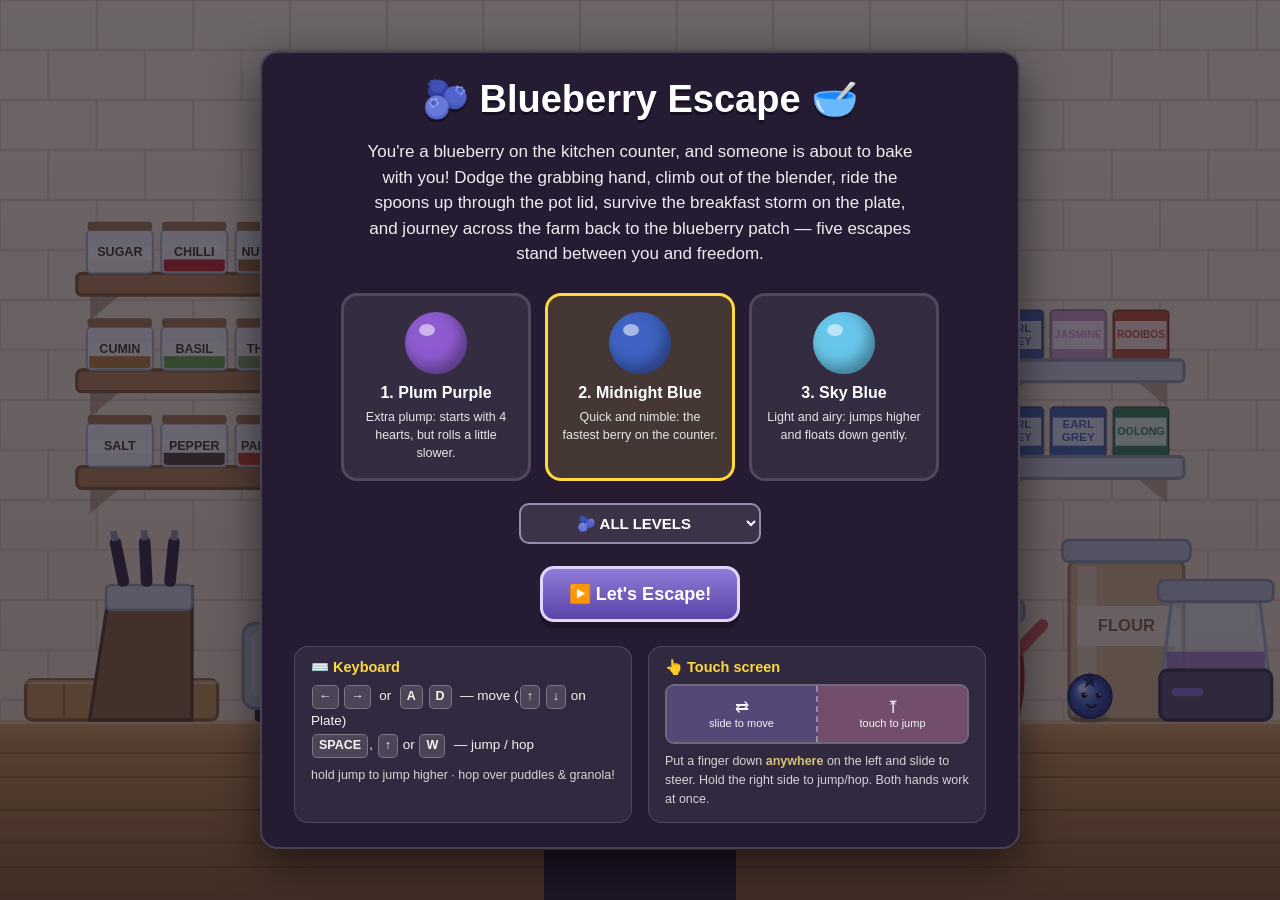
<file: blueberry-escape.html>
<!DOCTYPE html>
<html lang="en">
<head>
<meta charset="UTF-8">
<meta name="viewport" content="width=device-width, initial-scale=1, maximum-scale=1, user-scalable=no">
<title>Blueberry Escape</title>
<style>
  html, body {
    margin: 0; padding: 0; width: 100%; height: 100%;
    background: #17121f;
    font-family: 'Trebuchet MS', 'Comic Sans MS', 'Segoe UI', sans-serif;
    overflow: hidden;
  }
  #app { position: relative; width: 100vw; height: 100vh; }
  canvas#game {
    display: block; width: 100%; height: 100%; background: #2a2135;
    touch-action: none; user-select: none; -webkit-user-select: none;
  }

  .overlay {
    position: absolute; top: 0; left: 0; right: 0; bottom: 0;
    display: flex; flex-direction: column; align-items: center; justify-content: center;
    text-align: center; color: #fff; background: rgba(20, 14, 30, 0.62);
    padding: 20px; box-sizing: border-box; overflow-y: auto;
  }
  .overlay.hidden { display: none; }
  .panel {
    display: flex; flex-direction: column; align-items: center; box-sizing: border-box;
    background: #251c33; border: 2px solid rgba(255,255,255,0.16); border-radius: 18px;
    padding: 24px 32px; max-width: min(760px, 93vw); box-shadow: 0 14px 44px rgba(0,0,0,0.55);
  }
  .panel h1 { font-size: 38px; margin: 0 0 18px 0; text-shadow: 0 3px 0 rgba(0,0,0,0.4); }
  .panel h1.small { font-size: 30px; }
  .sub { font-size: 17px; margin: 0 0 26px 0; opacity: 0.92; line-height: 1.5; max-width: 560px; }
  .note { font-size: 15px; margin: 22px 0 0 0; opacity: 0.8; max-width: 560px; line-height: 1.5; }

  button {
    font-family: inherit; font-size: 18px; font-weight: bold; color: #fff;
    background: linear-gradient(#8f7bd8, #5a44a8); border: 3px solid #e0d6ff;
    border-radius: 14px; padding: 14px 26px; cursor: pointer;
    box-shadow: 0 6px 0 rgba(0,0,0,0.3); transition: transform 0.08s ease;
  }
  button:hover { transform: translateY(-2px) scale(1.03); }
  button:active { transform: translateY(2px) scale(0.98); }
  button.secondary { background: linear-gradient(#7fb8e8, #3f77b8); border-color: #d6ecff; }
  .btnRow { display: flex; gap: 14px; flex-wrap: wrap; justify-content: center; margin-top: 20px; }

  /* berry picker */
  .berryRow { display: flex; gap: 14px; flex-wrap: wrap; justify-content: center; }
  .levelPick {
    display: flex; justify-content: center;
    margin: 22px 0 2px;
  }
  #levelSelect {
    font-family: inherit; font-size: 15px; font-weight: bold; color: #fff;
    background: rgba(255,255,255,0.1); border: 2px solid rgba(224,214,255,0.55);
    border-radius: 10px; padding: 9px 16px; cursor: pointer; outline: none;
    text-align: center; text-align-last: center;
  }
  #levelSelect:focus { border-color: #ffd93d; }
  #levelSelect option { background: #251c33; color: #fff; }
  .berryCard {
    width: 190px; box-sizing: border-box; cursor: pointer; user-select: none;
    background: rgba(255,255,255,0.07); border: 3px solid rgba(255,255,255,0.14);
    border-radius: 16px; padding: 14px 12px 16px; transition: transform 0.1s ease, border-color 0.1s ease;
  }
  .berryCard:hover { transform: translateY(-3px); }
  .berryCard.selected { border-color: #ffd93d; background: rgba(255,217,61,0.14); }
  .berryDot {
    width: 62px; height: 62px; border-radius: 50%; margin: 2px auto 10px;
    position: relative; box-shadow: inset -6px -8px 14px rgba(0,0,0,0.35);
  }
  .berryDot::after {
    content: ''; position: absolute; top: 12px; left: 14px;
    width: 16px; height: 12px; border-radius: 50%; background: rgba(255,255,255,0.55);
  }
  .berryName { font-size: 16px; font-weight: bold; margin-bottom: 6px; }
  .berryPerk { font-size: 12.5px; opacity: 0.88; line-height: 1.45; }

  .helpSteps { text-align: left; padding-left: 22px; line-height: 1.6; font-size: 15px; margin: 0; }
  .helpSteps li { margin-bottom: 9px; }
  .helpSteps b { color: #ffd93d; }

  /* Start-screen control summary: keyboard and touch side by side, with a
     little map of the two touch zones so the scheme is obvious at a glance. */
  .controls {
    display: flex; gap: 16px; flex-wrap: wrap; justify-content: center;
    margin-top: 24px; text-align: left;
  }
  .ctrlCol {
    background: rgba(255,255,255,0.06); border: 1px solid rgba(255,255,255,0.14);
    border-radius: 14px; padding: 12px 16px 13px; flex: 1 1 250px; max-width: 320px;
  }
  .ctrlHead { font-weight: bold; font-size: 14.5px; color: #ffd93d; margin-bottom: 8px; }
  .ctrlLine { font-size: 13.5px; line-height: 1.75; opacity: 0.95; }
  .ctrlLine b {
    display: inline-block; background: rgba(255,255,255,0.14);
    border: 1px solid rgba(255,255,255,0.28); border-radius: 5px;
    padding: 0 6px; margin: 0 1px; font-size: 12.5px;
  }
  .ctrlNote { font-size: 12.5px; opacity: 0.8; margin-top: 8px; line-height: 1.5; }
  .ctrlNote b { color: #ffe98a; }
  .touchDiagram {
    display: flex; height: 56px; margin: 4px 0 2px;
    border: 2px solid rgba(255,255,255,0.3); border-radius: 9px; overflow: hidden;
  }
  .touchDiagram > div {
    flex: 1; display: flex; flex-direction: column; align-items: center;
    justify-content: center; gap: 1px; font-size: 11px; opacity: 0.95;
  }
  .touchDiagram span { font-size: 17px; line-height: 1; }
  .touchDiagram .tdMove {
    background: rgba(143,123,216,0.4);
    border-right: 2px dashed rgba(255,255,255,0.4);
  }
  .touchDiagram .tdJump { background: rgba(255,158,203,0.34); }
  /* Level-complete score readout — kept bright and high-contrast, since the
     panel's body text is deliberately dimmed. */
  .scoreBig {
    display: inline-block; font-size: 26px; color: #ffe14d; opacity: 1;
    text-shadow: 0 2px 0 rgba(0,0,0,0.55), 0 0 18px rgba(255,225,77,0.5);
    margin-bottom: 4px;
  }
  .scoreDetail { font-size: 16px; color: #ffffff; opacity: 1; }
  .scoreDetail b { color: #9dffb0; }
  .scoreTotal { display: inline-block; margin-top: 6px; font-size: 16px; color: #ffffff; opacity: 1; }
  .scoreTotal b { color: #8fd6ff; }
</style>
</head>
<body>
<div id="app">
  <canvas id="game"></canvas>

  <div id="menuOverlay" class="overlay">
    <div class="panel">
      <h1>🫐 Blueberry Escape 🥣</h1>
      <p class="sub">You're a blueberry on the kitchen counter, and someone is about to bake with you!
      Dodge the grabbing hand, climb out of the blender, ride the spoons up through the pot lid,
      survive the breakfast storm on the plate, and journey across the farm back to the blueberry patch — five escapes stand between you and freedom.</p>
      <div class="berryRow" id="berryRow"></div>
      <div class="levelPick">
        <select id="levelSelect" aria-label="Which levels to play"></select>
      </div>
      <div class="btnRow">
        <button id="btnStart">▶️ Let's Escape!</button>
      </div>
      <div class="controls">
        <div class="ctrlCol">
          <div class="ctrlHead">⌨️ Keyboard</div>
          <div class="ctrlLine"><b>←</b> <b>→</b> &nbsp;or&nbsp; <b>A</b> <b>D</b> &nbsp;— move (<b>↑</b> <b>↓</b> on Plate)</div>
          <div class="ctrlLine"><b>SPACE</b>, <b>↑</b> or <b>W</b> &nbsp;— jump / hop</div>
          <div class="ctrlNote">hold jump to jump higher · hop over puddles & granola!</div>
        </div>
        <div class="ctrlCol">
          <div class="ctrlHead">👆 Touch screen</div>
          <div class="touchDiagram" role="img"
               aria-label="Left half of the screen moves, right half jumps">
            <div class="tdMove"><span>⇄</span>slide to move</div>
            <div class="tdJump"><span>⤒</span>touch to jump</div>
          </div>
          <div class="ctrlNote">Put a finger down <b>anywhere</b> on the left and slide to steer.
          Hold the right side to jump/hop. Both hands work at once.</div>
        </div>
      </div>
    </div>
  </div>

  <div id="levelClearOverlay" class="overlay hidden">
    <div class="panel">
      <h1 class="small" id="clearTitle">🎉 Escaped! 🎉</h1>
      <p class="sub" id="clearSub">On to the next one...</p>
      <div class="btnRow">
        <button id="btnContinue">➡️ Keep Going</button>
      </div>
    </div>
  </div>

  <div id="resultOverlay" class="overlay hidden">
    <div class="panel">
      <h1 class="small" id="resultTitle">🥣 Squished! 🥣</h1>
      <p class="sub" id="resultSub">Try again?</p>
      <div class="btnRow">
        <button id="btnRetry">🔁 Try Again</button>
        <button id="btnMenu" class="secondary">🏠 Main Menu</button>
      </div>
    </div>
  </div>

  <div id="helpOverlay" class="overlay hidden">
    <div class="panel">
      <h1 class="small">❓ How to Play</h1>
      <ol class="helpSteps">
        <li>Pick your blueberry, then <b>move</b> with ← → (or A / D) and <b>jump</b> with SPACE, ↑, or W. Hold jump longer to jump higher.</li>
        <li><b>On a touch screen:</b> press a finger anywhere on the <b>left half</b> and slide it left or right to steer — the stick appears wherever you touched. Touch anywhere on the <b>right half</b> to jump, holding for a higher jump. You can steer and jump at the same time.</li>
        <li><b>Level 1 — The Counter:</b> hazards come in waves that alternate. On a <b>grab wave</b>, a shadow shows where the hand will land — it reaches any height, so run out of the shadow sideways.</li>
        <li>On a <b>swipe wave</b>, a hand sweeps sideways through one band of height, and a flashing red band shows exactly where a second beforehand. It says <b>GET UP HIGH</b> or <b>DUCK DOWN LOW</b> — do what it says, or jump the hand.</li>
        <li>Climb the butcher block, toaster, kettle, canisters and shelves to change height fast. Don't fall in the sink!</li>
        <li>Watch for the runaway plate rolling across the counter — hop over it. It ends up in the sink.</li>
        <li><b>Level 2 — The Blender:</b> the blades spin flat, so each looks like a bar that stretches out and pulls back in. When one is out it blocks the whole jar and there is no way past — wait on your mark.</li>
        <li>When a blade pulls in you get a <b>green ring</b>: that is your window, jump then. Red wash means stay put.</li>
        <li>Climb your own side of the glass, and cross to the other side where there is no blade in the way. Miss a jump and you'll drop back onto the blade below.</li>
        <li>The purée keeps rising, so don't linger — climb over the rim to escape.</li>
        <li><b>Level 3 — The Pot:</b> land on a stirring spoon and it will fling you upward. Chain the launches to reach the lid.</li>
        <li>The pot is lidded, so climb out through one of the steam holes — but one hole hisses and glows before it blasts scalding steam, so take a different one. Then hop to the open window to win!</li>
        <li><b>Level 4 — The Plate:</b> a top-down dodge arena inspired by Google Doodle Celebrating Popcorn! Run around the giant white circular plate dodging a breakfast storm.</li>
        <li>Sticky <b>honey</b> and gooey <b>yogurt</b> leave puddles that slow you down, crunchy <b>granola</b> flies in all directions like salt, and plump <b>raspberries</b> swell and explode into juice and seed shrapnel!</li>
        <li><b>Controls:</b> Move in all directions with ← → ↑ ↓ or W A S D (or slide the left stick on touch). Press <b>SPACE</b> (or tap the right side on touch) to hop into the air!</li>
        <li><b>Pro-tip:</b> Hop over gooey puddles and jump right over flying granola to avoid damage!</li>
        <li>Survive the breakfast rush, then hop onto the silver spoon at the rim to catapult to sweet freedom!</li>
        <li><b>Level 5 — The Farm:</b> a challenging side-scrolling finale across an expansive country farm! Hop along the dirt road, wooden fences, high hay bale stacks, and stone walls. Watch out for larger jumping squirrels, giant black crows that swoop in from the sky, angry charging geese, and colossal vintage tractors in red, green, and blue rolling along the road! Bounce off tractor hoods, pass the red barn and farm animals, and return home to the blueberry patch to win!</li>
        <li>You lose a heart each time you're caught. Lose them all and it's back to the mixing bowl.</li>
        <li>Grab the spinning gold coins along the way — each one is worth points.</li>
      </ol>
      <div class="btnRow">
        <button id="btnCloseHelp">Close</button>
      </div>
    </div>
  </div>

</div>

<script>
(function () {
  'use strict';

  // ============================================================
  // 1. CONFIG & CONSTANTS
  // ============================================================
  const REF_H = 540; // reference design height that all the *_BASE numbers below are tuned against
  let CW = 0, CH = 0, SCALE = 1;

  const HUD_H_BASE = 50;
  let HUD_H;

  // All physics numbers are per-second and get multiplied by SCALE at use time
  // so the game plays identically at any window size.
  const PHYS = {
    grav: 2050,
    maxFall: 1150,
    moveSpeed: 268,
    groundAccel: 2400,
    groundFriction: 2600,
    airAccel: 1500,
    jumpV: 730,
    jumpCutoff: 0.42,  // released-early multiplier on upward velocity
    coyote: 0.10,      // grace period to still jump just after walking off a ledge
    jumpBuffer: 0.11,  // grace period for pressing jump just before landing
  };

  const BERRIES = {
    purple: {
      id: 'purple', name: 'Plum Purple', emoji: '🟣',
      body: '#8e5bd0', dark: '#4f2588', light: '#c9a6f0', css: '#8e5bd0',
      hearts: 4, speedMul: 0.9, jumpMul: 0.99, gravMul: 1.0,
      perk: 'Extra plump: starts with 4 hearts, but rolls a little slower.',
    },
    dark: {
      id: 'dark', name: 'Midnight Blue', emoji: '🔵',
      body: '#3f63c4', dark: '#1e2f66', light: '#93b4ff', css: '#3f63c4',
      hearts: 3, speedMul: 1.12, jumpMul: 1.0, gravMul: 1,
      perk: 'Quick and nimble: the fastest berry on the counter.',
    },
    light: {
      id: 'light', name: 'Sky Blue', emoji: '🩵',
      body: '#68c6ea', dark: '#26708f', light: '#ccf1ff', css: '#68c6ea',
      hearts: 3, speedMul: 1.0, jumpMul: 1.02, gravMul: 0.97,
      perk: 'Light and airy: jumps higher and floats down gently.',
    },
  };
  const BERRY_ORDER = ['purple', 'dark', 'light'];

  const LEVELS = [
    { id: 1, name: 'The Counter', icon: '✋', intro: '✋ Level 1 — dodge the grabbing hand!' },
    { id: 2, name: 'The Blender', icon: '🌀', intro: '🌀 Level 2 — climb out before it purées you!' },
    { id: 3, name: 'The Pot',     icon: '🍯', intro: '🍯 Level 3 — ride the spoons, dodge the steam!' },
    { id: 4, name: 'The Plate',   icon: '🍽️', intro: '🍽️ Level 4 — dodge the breakfast storm on the white plate!' },
    { id: 5, name: 'The Farm',    icon: '🚜', intro: '🚜 Level 5 — avoid giant tractors, crows, jumping squirrels & geese!' },
  ];
  const LAST_LEVEL = LEVELS.length;

  const DODGES_TO_CLEAR = 9;   // hazards you must survive in level 1
  const EVENTS_PER_WAVE = 3;   // how many of one hazard type before switching
  const SWIPE_HEIGHT = 74;     // thickness of the band a side swipe sweeps
  const COIN_VALUE = 25;       // points per coin
  const STEAM_WARN = 1.0;      // seconds a lid hole hisses before it blows
  const STEAM_BLAST = 1.1;     // seconds the steam is actually dangerous
  const STEAM_HEIGHT = 190;    // how far the steam column reaches (SCALE units)
  const CLEAR_PAUSE = 4.0;     // seconds the level-complete screen holds

  // ============================================================
  // 2. STATE
  // ============================================================
  const canvas = document.getElementById('game');
  const ctx = canvas.getContext('2d');

  const G = {
    state: 'MENU', // MENU, PLAYING, LEVEL_CLEAR, GAME_OVER, WIN
    berry: 'dark',
    level: 1,
    hearts: 3,
    maxHearts: 3,
    score: 0,
    muted: false,
    t: 0,           // ms since page load, advanced by the game loop
    shake: 0,
    camX: 0,
    camY: 0,
    speedScale: 1,      // levels may bog the berry down (yogurt!)
    jumpScale: 1,
    startLevel: 0,      // 0 = play straight through from level 1
    levelStartScore: 0, // score at the start of the current level
    clearTimer: 0,      // countdown on the level-complete screen
    keys: new Set(),
    jumpQueued: 0,  // jump-buffer timer, in seconds
    uiButtons: [],
    particles: [],
    coins: [],
    scorePops: [],
    toast: null,
    toastQueue: [],
    player: null,
    L: null,        // current level's geometry + progress (see buildLevel)
  };

  // ============================================================
  // 3. UTILITIES
  // ============================================================
  function clamp(v, min, max) { return Math.max(min, Math.min(max, v)); }
  function lerp(a, b, t) { return a + (b - a) * t; }
  function randRange(min, max) { return min + Math.random() * (max - min); }
  function randInt(min, max) { return Math.floor(min + Math.random() * (max - min + 1)); }
  function pick(arr) { return arr[Math.floor(Math.random() * arr.length)]; }

  function roundRect(x, y, w, h, r) {
    r = Math.min(r, Math.abs(w) / 2, Math.abs(h) / 2);
    ctx.beginPath();
    ctx.moveTo(x + r, y);
    ctx.arcTo(x + w, y, x + w, y + h, r);
    ctx.arcTo(x + w, y + h, x, y + h, r);
    ctx.arcTo(x, y + h, x, y, r);
    ctx.arcTo(x, y, x + w, y, r);
    ctx.closePath();
  }

  function rectsOverlap(a, b) {
    return a.left < b.right && a.right > b.left && a.top < b.bottom && a.bottom > b.top;
  }

  function applyScale() {
    SCALE = clamp(CH / REF_H, 0.7, 2.4);
    HUD_H = HUD_H_BASE * SCALE;
  }

  function showToast(text) {
    if (G.toast) G.toastQueue.push(text);
    else G.toast = { text, life: 2200, max: 2200 };
  }
  function updateToast(elapsedMs) {
    if (!G.toast && G.toastQueue.length) G.toast = { text: G.toastQueue.shift(), life: 2200, max: 2200 };
    if (G.toast) { G.toast.life -= elapsedMs; if (G.toast.life <= 0) G.toast = null; }
  }

  // ============================================================
  // 4. AUDIO (tiny WebAudio blips — no asset files needed)
  // ============================================================
  let audioCtx = null;
  function ensureAudio() {
    if (!audioCtx) {
      const AC = window.AudioContext || window.webkitAudioContext;
      if (AC) audioCtx = new AC();
    }
    if (audioCtx && audioCtx.state === 'suspended') audioCtx.resume();
  }
  function tone(freq0, freq1, dur, type, gainVal, startAt) {
    const o = audioCtx.createOscillator(), g = audioCtx.createGain();
    o.type = type;
    o.frequency.setValueAtTime(freq0, startAt);
    if (freq1 !== freq0) o.frequency.exponentialRampToValueAtTime(Math.max(1, freq1), startAt + dur * 0.85);
    g.gain.setValueAtTime(0.0001, startAt);
    g.gain.linearRampToValueAtTime(gainVal, startAt + Math.min(0.02, dur * 0.25));
    g.gain.exponentialRampToValueAtTime(0.0001, startAt + dur);
    o.connect(g).connect(audioCtx.destination);
    o.start(startAt); o.stop(startAt + dur + 0.02);
  }
  function playSfx(name) {
    if (!audioCtx || G.muted) return;
    const t0 = audioCtx.currentTime;
    switch (name) {
      case 'jump':    tone(420, 700, 0.13, 'sine', 0.13, t0); break;
      case 'land':    tone(220, 150, 0.08, 'sine', 0.09, t0); break;
      case 'launch':  [400, 620, 900].forEach((f, i) => tone(f, f * 1.2, 0.13, 'triangle', 0.15, t0 + i * 0.05)); break;
      case 'collect': [880, 1320].forEach((f, i) => tone(f, f, 0.1, 'sine', 0.12, t0 + i * 0.06)); break;
      case 'hurt':    tone(320, 110, 0.32, 'sawtooth', 0.17, t0); break;
      case 'whoosh':  tone(700, 180, 0.26, 'sine', 0.11, t0); break;
      case 'slam':    tone(160, 60, 0.24, 'square', 0.16, t0); break;
      case 'blade':   tone(140, 190, 0.1, 'sawtooth', 0.05, t0); break;
      case 'clear':   [523, 659, 784, 1046].forEach((f, i) => tone(f, f, 0.2, 'triangle', 0.15, t0 + i * 0.1)); break;
      case 'win':     [523, 659, 784, 1046, 1318].forEach((f, i) => tone(f, f, 0.3, 'square', 0.14, t0 + i * 0.13)); break;
      case 'lose':    [400, 300, 220, 140].forEach((f, i) => tone(f, f, 0.3, 'sawtooth', 0.15, t0 + i * 0.16)); break;
    }
  }

  // ============================================================
  // 5. PARTICLES
  // ============================================================
  // Big juicy splat for when the berry gets caught — drops of its own colour
  // flying out and raining down, on top of the usual damage flash.
  function spawnSplat(x, y, def) {
    for (let i = 0; i < 22; i++) {               // fat drops flung outward
      const a = Math.random() * Math.PI * 2, spd = randRange(1.0, 4.2) * SCALE;
      G.particles.push({
        x, y, vx: Math.cos(a) * spd, vy: Math.sin(a) * spd - 1.1 * SCALE,
        life: 520 + Math.random() * 380, max: 900,
        color: Math.random() < 0.35 ? def.light : def.body,
        size: randRange(2.2, 5.6) * SCALE, grav: 0.14 * SCALE,
      });
    }
    for (let i = 0; i < 7; i++) {                // heavier, darker blobs
      const a = Math.random() * Math.PI * 2, spd = randRange(0.5, 2.0) * SCALE;
      G.particles.push({
        x, y, vx: Math.cos(a) * spd, vy: Math.sin(a) * spd - 0.5 * SCALE,
        life: 620, max: 620, color: def.dark,
        size: randRange(3.4, 7) * SCALE, grav: 0.18 * SCALE,
      });
    }
    for (let i = 0; i < 12; i++) {               // bright ring of juice
      const a = (i / 12) * Math.PI * 2;
      G.particles.push({
        x, y, vx: Math.cos(a) * 3.4 * SCALE, vy: Math.sin(a) * 3.4 * SCALE,
        life: 260, max: 260, color: def.light,
        size: 2.4 * SCALE, grav: 0.02 * SCALE,
      });
    }
  }

  function spawnParticles(x, y, count, color, opts) {
    opts = opts || {};
    for (let i = 0; i < count; i++) {
      const a = opts.angle != null ? opts.angle + randRange(-0.7, 0.7) : Math.random() * Math.PI * 2;
      const spd = randRange(opts.minSpd || 0.7, opts.maxSpd || 2.4) * SCALE;
      G.particles.push({
        x, y, vx: Math.cos(a) * spd, vy: Math.sin(a) * spd - (opts.lift || 0) * SCALE,
        life: opts.life || 420, max: opts.life || 420, color,
        size: randRange(1.6, 3.6) * SCALE, grav: (opts.grav != null ? opts.grav : 0.05) * SCALE,
      });
    }
  }
  function updateParticles(elapsedMs) {
    const step = elapsedMs / 16.67;
    for (const p of G.particles) {
      p.life -= elapsedMs;
      p.x += p.vx * step; p.y += p.vy * step; p.vy += p.grav * step;
    }
    G.particles = G.particles.filter(p => p.life > 0);
  }
  function drawParticles() {
    for (const p of G.particles) {
      ctx.globalAlpha = clamp(p.life / p.max, 0, 1);
      ctx.fillStyle = p.color;
      ctx.beginPath(); ctx.arc(p.x, p.y, p.size, 0, Math.PI * 2); ctx.fill();
    }
    ctx.globalAlpha = 1;
  }

  // ============================================================
  // 6. PLAYER
  // ============================================================
  function makePlayer(x, y) {
    return {
      x, y, vx: 0, vy: 0, r: 13 * SCALE,
      onGround: false, coyote: 0, facing: 1, onSlope: false, groundSlope: 0,
      invuln: 0, squash: 0, ridingPlatform: null,
      blink: 0, nextBlink: randRange(1500, 4000),
    };
  }

  function playerBox(p, x, y) {
    x = x != null ? x : p.x; y = y != null ? y : p.y;
    return { left: x - p.r, right: x + p.r, top: y - p.r, bottom: y + p.r };
  }

  function heldLeft() { return G.keys.has('left'); }
  function heldRight() { return G.keys.has('right'); }
  function heldJump() { return G.keys.has('jump') || (G.level !== 4 && G.keys.has('up')); }
  function heldUp() { return G.keys.has('up'); }
  function heldDown() { return G.keys.has('down'); }

  function updatePlayer(dt) {
    const p = G.player, b = BERRIES[G.berry];
    const L = G.L;
    if (L && L.scriptedMove) return; // a cutscene is driving the berry

    // If level has custom player update (like Level 4 top-down dodge arena), delegate to it
    if (L && L.customPlayerUpdate) {
      L.customPlayerUpdate(dt);
      return;
    }

    // ---- horizontal movement ----
    const dir = (heldRight() ? 1 : 0) - (heldLeft() ? 1 : 0);
    // Levels can bog the berry down — wading through yogurt, say. 1 = normal.
    const target = dir * PHYS.moveSpeed * b.speedMul * G.speedScale * SCALE;
    let accel = (p.onGround ? (dir !== 0 ? PHYS.groundAccel : PHYS.groundFriction) : PHYS.airAccel) * SCALE;
    // A curved bowl gives you less and less to push against as it steepens,
    // so you can scramble a little way up the gentle part and no further.
    if (p.onGround && p.groundSlope) accel /= 1 + 30 * p.groundSlope * p.groundSlope;
    if (p.vx < target) p.vx = Math.min(target, p.vx + accel * dt);
    else if (p.vx > target) p.vx = Math.max(target, p.vx - accel * dt);
    if (dir !== 0) p.facing = dir;

    // ---- jumping (with coyote time + input buffering + variable height) ----
    if (p.onGround) p.coyote = PHYS.coyote; else p.coyote = Math.max(0, p.coyote - dt);
    G.jumpQueued = Math.max(0, G.jumpQueued - dt);
    if (G.jumpQueued > 0 && p.coyote > 0) {
      p.vy = -PHYS.jumpV * b.jumpMul * G.jumpScale * SCALE;
      p.onGround = false; p.coyote = 0; G.jumpQueued = 0;
      p.squash = -0.35;
      spawnParticles(p.x, p.y + p.r, 5, 'rgba(255,255,255,0.6)', { lift: 0.4, grav: 0.06, life: 300 });
      playSfx('jump');
    }
    if (!heldJump() && p.vy < 0) p.vy *= Math.pow(PHYS.jumpCutoff, dt * 12);

    // ---- gravity ----
    p.vy += PHYS.grav * b.gravMul * SCALE * dt;
    p.vy = Math.min(p.vy, PHYS.maxFall * SCALE);

    // ---- carry along whatever we're standing on (stirring spoons move!) ----
    if (p.ridingPlatform) {
      p.x += (p.ridingPlatform.dx || 0);
      p.y += (p.ridingPlatform.dy || 0);
    }

    const plats = L.platforms;
    const wasOnGround = p.onGround;
    p.onGround = false;
    p.ridingPlatform = null;
    if (!L.groundY) { p.onSlope = false; p.groundSlope = 0; }

    // ---- vertical collision ----
    const prevBottom = p.y + p.r, prevTop = p.y - p.r;
    p.y += p.vy * dt;
    for (const pl of plats) {
      const box = playerBox(p);
      if (box.right <= pl.x || box.left >= pl.x + pl.w) continue;
      if (p.vy >= 0 && prevBottom <= pl.y + 1 && box.bottom >= pl.y) {
        p.y = pl.y - p.r;
        if (p.vy > 260 * SCALE) {
          spawnParticles(p.x, p.y + p.r, 4, 'rgba(255,255,255,0.5)', { grav: 0.04, life: 260 });
          if (!wasOnGround) playSfx('land');
        }
        if (p.vy > 120 * SCALE) p.squash = Math.min(0.45, p.vy / (1400 * SCALE));
        p.vy = 0; p.onGround = true; p.ridingPlatform = pl;
        if (pl.onLand) pl.onLand(pl);
      } else if (!pl.oneWay && p.vy < 0 && prevTop >= pl.y + pl.h - 1 && box.top <= pl.y + pl.h) {
        p.y = pl.y + pl.h + p.r;
        p.vy = 0;
      }
    }

    // ---- horizontal collision (solid platforms only) ----
    const prevLeft = p.x - p.r, prevRight = p.x + p.r;
    p.x += p.vx * dt;
    for (const pl of plats) {
      if (pl.oneWay) continue;
      const box = playerBox(p);
      if (box.bottom <= pl.y + 2 || box.top >= pl.y + pl.h - 2) continue;
      if (p.vx > 0 && prevRight <= pl.x && box.right >= pl.x) { p.x = pl.x - p.r; p.vx = 0; }
      else if (p.vx < 0 && prevLeft >= pl.x + pl.w && box.left <= pl.x + pl.w) { p.x = pl.x + pl.w + p.r; p.vx = 0; }
    }

    // ---- curved ground ----
    // Some levels have a contoured floor (the mixing bowl) given as a surface
    // function rather than boxes. Landing on it also means sliding down it:
    // the steeper the side, the harder gravity drags you back to the bottom.
    if (L.groundY) {
      const gy = L.groundY(p.x);
      if (p.y + p.r >= gy) {
        if (p.vy > 0) {
          if (p.vy > 260 * SCALE) {
            spawnParticles(p.x, gy, 4, 'rgba(255,255,255,0.5)', { grav: 0.04, life: 260 });
            if (!wasOnGround) playSfx('land');
          }
          if (p.vy > 120 * SCALE) p.squash = Math.min(0.45, p.vy / (1400 * SCALE));
          p.vy = 0;
        }
        p.y = gy - p.r;
        p.onGround = true;
        const slope = L.groundSlope(p.x);
        p.groundSlope = slope;
        p.onSlope = Math.abs(slope) > 0.16;
        // component of gravity along the slope
        const gAcc = PHYS.grav * b.gravMul * SCALE;
        p.vx += slope * gAcc / (1 + slope * slope) * (L.slip || 1) * dt;
      } else {
        p.onSlope = false; p.groundSlope = 0;
      }
    }

    // ---- level walls ----
    p.x = clamp(p.x, L.minX + p.r, L.maxX - p.r);

    // ---- cosmetics ----
    p.squash = lerp(p.squash, 0, dt * 9);
    if (p.invuln > 0) p.invuln -= dt;
    p.blink -= dt * 1000;
    if (p.blink < -140) { p.nextBlink = randRange(1600, 4200); p.blink = p.nextBlink; }
  }

  // `alwaysRespawn` is for bottomless hazards (the purée, the jam): even when
  // the berry is still blinking from a previous hit we must put it back on
  // solid ground, otherwise it just keeps sinking out of the level.
  // ---- shared "I'm free!" celebration -------------------------------------
  // Every level ends the same way: the berry springs to a spot where you can
  // see it, bounces about in delight, then bounds off out of frame. Levels
  // just pick where it springs to and which way it leaves.
  function startEscape(L, opts) {
    const p = G.player;
    L.escape = {
      t: 0,
      dur: opts.dur || 1.5,
      fromX: p.x, fromY: p.y,
      overX: opts.overX, apexY: opts.apexY,
      awayX: opts.awayX != null ? opts.awayX : 46 * SCALE,
      awayY: opts.awayY != null ? opts.awayY : 300 * SCALE,
      trail: opts.trail || '#e2cdf5',
    };
    L.scriptedMove = true;
    p.vx = 0; p.vy = 0;
    playSfx('launch');
  }

  // Drives it; returns true on the frame it finishes.
  function updateEscape(L, dt) {
    const p = G.player, e = L.escape;
    e.t += dt;
    const k = clamp(e.t / e.dur, 0, 1);
    if (k < 0.40) {
      // spring up to the spot
      const u = k / 0.40;
      const ease = 1 - Math.pow(1 - u, 2);
      p.x = lerp(e.fromX, e.overX, ease);
      p.y = lerp(e.fromY, e.apexY, ease);
      p.squash = -0.3 * (1 - u);
      if (Math.random() < 0.5) spawnParticles(p.x, p.y + p.r, 2, e.trail, { lift: 0.3, grav: 0.04, life: 380 });
    } else if (k < 0.78) {
      // bouncing with excitement, looking side to side
      const u = (k - 0.40) / 0.38;
      p.x = e.overX + Math.sin(u * Math.PI * 4) * 9 * SCALE;
      p.y = e.apexY - Math.abs(Math.sin(u * Math.PI * 3)) * 15 * SCALE;
      p.squash = Math.sin(u * Math.PI * 6) * 0.24;
      p.facing = Math.cos(u * Math.PI * 4) > 0 ? 1 : -1;
      if (Math.random() < 0.4) {
        spawnParticles(p.x, p.y, 2, pick(['#ffe98a', '#9dffb0', '#8fd6ff']),
          { minSpd: 0.6, maxSpd: 1.8, grav: 0.02, life: 520 });
      }
    } else {
      // and away it goes
      const u = (k - 0.78) / 0.22;
      p.x = e.overX + u * e.awayX;
      p.y = e.apexY - u * u * e.awayY;
      p.squash = -0.42;
    }
    if (k >= 1) { L.scriptedMove = false; L.escape = null; return true; }
    return false;
  }

  function hurtPlayer(reason, opts) {
    const p = G.player;
    if (G.state !== 'PLAYING') return;
    if (p.invuln > 0) {
      if (opts && opts.alwaysRespawn) G.L.respawn();
      return;
    }
    G.hearts--;
    p.invuln = 1.5;
    G.shake = 16 * SCALE;
    spawnSplat(p.x, p.y, BERRIES[G.berry]);
    playSfx('hurt');
    if (G.hearts <= 0) { endGame(false, reason); return; }
    showToast(reason);
    G.L.respawn();
  }

  // The berry itself: a glossy sphere with a little star calyx and a happy face.
  function drawBerry(x, y, r, def, opts) {
    opts = opts || {};
    const squash = opts.squash || 0;
    const sx = 1 + squash * 0.55, sy = 1 - squash * 0.55;
    ctx.save();
    ctx.translate(x, y);
    ctx.scale(sx, sy);

    if (!opts.noShadow) {
      ctx.fillStyle = 'rgba(0,0,0,0.22)';
      ctx.beginPath(); ctx.ellipse(0, r * 0.98, r * 0.85, r * 0.25, 0, 0, Math.PI * 2); ctx.fill();
    }

    const g = ctx.createRadialGradient(-r * 0.3, -r * 0.35, r * 0.15, 0, 0, r * 1.15);
    g.addColorStop(0, def.light);
    g.addColorStop(0.45, def.body);
    g.addColorStop(1, def.dark);
    ctx.fillStyle = g;
    ctx.beginPath(); ctx.arc(0, 0, r, 0, Math.PI * 2); ctx.fill();
    ctx.strokeStyle = def.dark; ctx.lineWidth = Math.max(1, r * 0.1); ctx.stroke();

    // dusty bloom highlight
    ctx.fillStyle = 'rgba(255,255,255,0.5)';
    ctx.beginPath(); ctx.ellipse(-r * 0.34, -r * 0.4, r * 0.26, r * 0.17, -0.5, 0, Math.PI * 2); ctx.fill();

    // calyx — the little five-point crown on top of every blueberry
    ctx.fillStyle = def.dark;
    ctx.beginPath();
    for (let i = 0; i < 5; i++) {
      const a = -Math.PI / 2 + i * (Math.PI * 2 / 5);
      const tipR = r * 0.42, midR = r * 0.16;
      ctx.lineTo(Math.cos(a) * tipR, Math.sin(a) * tipR - r * 0.72);
      const a2 = a + Math.PI / 5;
      ctx.lineTo(Math.cos(a2) * midR, Math.sin(a2) * midR - r * 0.72);
    }
    ctx.closePath(); ctx.fill();

    // face
    const eyeY = -r * 0.05, eyeDX = r * 0.33, look = (opts.facing || 1) * r * 0.07;
    const blinking = opts.blink != null && opts.blink < 0;
    ctx.fillStyle = '#20172c';
    if (blinking) {
      ctx.lineWidth = Math.max(1, r * 0.1); ctx.strokeStyle = '#20172c';
      ctx.beginPath();
      ctx.moveTo(-eyeDX - r * 0.12 + look, eyeY); ctx.lineTo(-eyeDX + r * 0.12 + look, eyeY);
      ctx.moveTo(eyeDX - r * 0.12 + look, eyeY); ctx.lineTo(eyeDX + r * 0.12 + look, eyeY);
      ctx.stroke();
    } else {
      ctx.beginPath(); ctx.arc(-eyeDX + look, eyeY, r * 0.13, 0, Math.PI * 2); ctx.fill();
      ctx.beginPath(); ctx.arc(eyeDX + look, eyeY, r * 0.13, 0, Math.PI * 2); ctx.fill();
      ctx.fillStyle = 'rgba(255,255,255,0.9)';
      ctx.beginPath(); ctx.arc(-eyeDX + look + r * 0.05, eyeY - r * 0.05, r * 0.045, 0, Math.PI * 2); ctx.fill();
      ctx.beginPath(); ctx.arc(eyeDX + look + r * 0.05, eyeY - r * 0.05, r * 0.045, 0, Math.PI * 2); ctx.fill();
    }
    ctx.strokeStyle = '#20172c'; ctx.lineWidth = Math.max(1, r * 0.09);
    ctx.beginPath();
    if (opts.worried) ctx.arc(look, r * 0.5, r * 0.2, Math.PI * 1.15, Math.PI * 1.85);
    else ctx.arc(look, r * 0.28, r * 0.22, 0.15 * Math.PI, 0.85 * Math.PI);
    ctx.stroke();

    ctx.restore();
  }

  function drawPlayer() {
    const p = G.player, def = BERRIES[G.berry];
    if (p.invuln > 0 && Math.floor(G.t / 90) % 2 === 0) return; // damage flicker
    const z = p.z || 0;
    if (z > 0) {
      const shadowAlpha = 0.24 * (1 - clamp(z / (100 * SCALE), 0, 0.6));
      const shadowScale = 1 - clamp(z / (120 * SCALE), 0, 0.35);
      ctx.fillStyle = `rgba(0,0,0,${shadowAlpha})`;
      ctx.beginPath();
      ctx.ellipse(p.x, p.y + p.r * 0.9, p.r * 0.85 * shadowScale, p.r * 0.28 * shadowScale, 0, 0, Math.PI * 2);
      ctx.fill();
    }
    drawBerry(p.x, p.y - z, p.r, def, {
      squash: p.squash, facing: p.facing, blink: p.blink,
      worried: G.L && G.L.isScary && G.L.isScary(),
      noShadow: z > 0,
    });
  }

  // ============================================================
  // 7. COINS (collectibles)
  // ============================================================
  function addCoin(x, y) {
    G.coins.push({ x, y, phase: Math.random() * Math.PI * 2, spin: Math.random() * Math.PI * 2, got: false });
  }

  function updateCoins(dt) {
    const p = G.player;
    for (const c of G.coins) {
      if (c.got) continue;
      c.phase += dt * 3;
      c.spin += dt * 3.4;                       // about half a turn a second
      if (Math.hypot(c.x - p.x, c.y - p.y) < p.r + 13 * SCALE) {
        c.got = true;
        G.score += COIN_VALUE;
        addScorePop(c.x, c.y, '+' + COIN_VALUE);
        spawnParticles(c.x, c.y, 12, '#ffd54a', { minSpd: 0.8, maxSpd: 2.4, grav: 0.03, life: 460 });
        spawnParticles(c.x, c.y, 5, '#fff6cf', { minSpd: 0.4, maxSpd: 1.4, grav: 0.01, life: 620 });
        playSfx('collect');
      }
    }
    G.coins = G.coins.filter(c => !c.got);
  }

  // Spinning gold coin, drawn rather than an emoji so it can turn edge-on and
  // carry a glow — a coin reads as "worth picking up" far better than a star.
  function drawCoins() {
    for (const c of G.coins) {
      const bob = Math.sin(c.phase) * 3 * SCALE;
      const R = 11.5 * SCALE;
      const face = Math.abs(Math.cos(c.spin));          // 1 = flat on, 0 = edge-on
      const hw = Math.max(1.8 * SCALE, R * face);
      const lean = Math.cos(c.spin) >= 0 ? 1 : -1;

      ctx.save();
      ctx.translate(c.x, c.y + bob);
      // warm halo so it stands out against the kitchen or the purée
      const halo = ctx.createRadialGradient(0, 0, R * 0.2, 0, 0, R * 2);
      halo.addColorStop(0, 'rgba(255,225,120,0.42)');
      halo.addColorStop(0.5, 'rgba(255,205,70,0.16)');
      halo.addColorStop(1, 'rgba(255,200,60,0)');
      ctx.fillStyle = halo;
      ctx.beginPath(); ctx.arc(0, 0, R * 2, 0, Math.PI * 2); ctx.fill();
      drawCoinFace(0, 0, R, hw, face, lean);
      ctx.restore();
    }
  }

  // The coin itself, so the HUD tally can show exactly the same object you
  // are picking up rather than an emoji that never quite matches.
  function drawCoinFace(x, y, R, hw, face, lean) {
    // the coin's thickness, peeking out behind the face as it turns
    ctx.fillStyle = '#a9741a';
    ctx.beginPath();
    ctx.ellipse(x - lean * R * 0.19, y, hw, R, 0, 0, Math.PI * 2);
    ctx.fill();

    const g = ctx.createLinearGradient(x - hw, y - R, x + hw, y + R);
    g.addColorStop(0, '#fff0b8');
    g.addColorStop(0.45, '#ffc93c');
    g.addColorStop(1, '#dd9510');
    ctx.fillStyle = g;
    ctx.beginPath(); ctx.ellipse(x, y, hw, R, 0, 0, Math.PI * 2); ctx.fill();
    ctx.strokeStyle = '#8f6113'; ctx.lineWidth = Math.max(1, R * 0.13); ctx.stroke();

    // embossed ring and star, fading away as the coin turns side-on
    if (face > 0.22) {
      ctx.save();
      ctx.globalAlpha = (face - 0.22) / 0.78;
      ctx.strokeStyle = 'rgba(255,248,214,0.8)'; ctx.lineWidth = Math.max(1, R * 0.11);
      ctx.beginPath(); ctx.ellipse(x, y, hw * 0.66, R * 0.66, 0, 0, Math.PI * 2); ctx.stroke();
      ctx.fillStyle = '#9a6a14';
      ctx.beginPath();
      for (let i = 0; i < 10; i++) {
        const a = -Math.PI / 2 + i * Math.PI / 5;
        const rr = (i % 2 === 0 ? 0.46 : 0.2);
        ctx.lineTo(x + Math.cos(a) * hw * rr, y + Math.sin(a) * R * rr);
      }
      ctx.closePath(); ctx.fill();
      ctx.restore();
    }

    ctx.fillStyle = 'rgba(255,255,255,0.72)';
    ctx.beginPath();
    ctx.ellipse(x - hw * 0.34, y - R * 0.42, Math.max(0.8, hw * 0.22), R * 0.17, -0.4, 0, Math.PI * 2);
    ctx.fill();
  }

  // Floating "+25" so the reward is unmistakable at the moment you grab one.
  function addScorePop(x, y, text) {
    G.scorePops.push({ x, y, text, life: 800, max: 800 });
  }
  function updateScorePops(elapsedMs) {
    for (const sp of G.scorePops) { sp.life -= elapsedMs; sp.y -= elapsedMs * 0.03 * SCALE; }
    G.scorePops = G.scorePops.filter(sp => sp.life > 0);
  }
  function drawScorePops() {
    ctx.textAlign = 'center'; ctx.textBaseline = 'middle';
    for (const sp of G.scorePops) {
      const a = clamp(sp.life / sp.max, 0, 1);
      ctx.font = `bold ${15 * SCALE}px sans-serif`;
      ctx.lineWidth = 3.5 * SCALE;
      ctx.strokeStyle = `rgba(60,40,10,${a * 0.8})`;
      ctx.strokeText(sp.text, sp.x, sp.y);
      ctx.fillStyle = `rgba(255,226,110,${a})`;
      ctx.fillText(sp.text, sp.x, sp.y);
    }
    ctx.textAlign = 'left'; ctx.textBaseline = 'alphabetic';
  }

  // ============================================================
  // 8. SHARED KITCHEN SCENERY
  // ============================================================
  function drawKitchenWall(topY, botY) {
    const g = ctx.createLinearGradient(0, topY, 0, botY);
    g.addColorStop(0, '#fdf3e3');
    g.addColorStop(1, '#f0dfc6');
    ctx.fillStyle = g;
    ctx.fillRect(0, topY, CW, botY - topY);

    // subway tiles
    const tw = 58 * SCALE, th = 30 * SCALE;
    ctx.strokeStyle = 'rgba(180,150,120,0.28)';
    ctx.lineWidth = 1.4 * SCALE;
    let row = 0;
    for (let y = topY; y < botY; y += th, row++) {
      const off = (row % 2) * (tw / 2);
      ctx.beginPath(); ctx.moveTo(0, y); ctx.lineTo(CW, y); ctx.stroke();
      for (let x = -off; x < CW + tw; x += tw) {
        ctx.beginPath(); ctx.moveTo(x, y); ctx.lineTo(x, Math.min(y + th, botY)); ctx.stroke();
      }
    }
  }

  function drawWoodSurface(x, y, w, h) {
    const g = ctx.createLinearGradient(0, y, 0, y + h);
    g.addColorStop(0, '#d8a866');
    g.addColorStop(0.14, '#c1904f');
    g.addColorStop(1, '#8e6334');
    ctx.fillStyle = g;
    ctx.fillRect(x, y, w, h);
    ctx.strokeStyle = 'rgba(90,60,25,0.35)';
    ctx.lineWidth = 1.2 * SCALE;
    for (let i = 1; i < 6; i++) {
      const gy = y + h * (i / 6) + Math.sin(i * 2.1) * 2 * SCALE;
      ctx.beginPath(); ctx.moveTo(x, gy); ctx.lineTo(x + w, gy); ctx.stroke();
    }
    ctx.fillStyle = 'rgba(255,255,255,0.35)';
    ctx.fillRect(x, y, w, 2.5 * SCALE);
  }

  // ============================================================
  // 9. LEVEL 1 — THE COUNTER (dodge the hand)
  // ============================================================
  function buildLevel1() {
    const counterY = CH * 0.80;
    const L = {
      id: 1,
      minX: 0, maxX: CW,
      worldH: CH,
      platforms: [],
      counterY,
      dodges: 0,
      hand: null,
      roller: null,
      rollerTimer: 3.2,
      coinTimer: 1.4,
    };

    // The sink sits dead centre under the window, as a real kitchen would have
    // it. It is a gap in the counter with a full basin below: fall in and it
    // costs a heart, so it has to be jumped.
    const sinkW = Math.min(116 * SCALE, CW * 0.15);
    const sinkX = CW * 0.5 - sinkW / 2;
    L.sink = { x: sinkX, w: sinkW, waterY: counterY + 16 * SCALE };
    L.sinkPlates = []; // plates that have rolled in and settled on the bottom

    // The counter, split either side of the sink.
    L.platforms.push({ x: -20 * SCALE, y: counterY, w: sinkX + 20 * SCALE, h: CH, kind: 'counter' });
    L.platforms.push({ x: sinkX + sinkW, y: counterY, w: CW + 20 * SCALE - (sinkX + sinkW), h: CH, kind: 'counter' });

    // A proper kitchen's worth of stuff, at staggered heights so there is a
    // climbing route up each side. `top` is height above the counter, and the
    // mix straddles SWIPE_HEIGHT on purpose: some perches duck a low swipe,
    // others sit right in its path.
    // The window over the sink, worked out here rather than at draw time so
    // the wall shelves can be centred in the gaps either side of it.
    const winW = Math.min(320 * SCALE, CW * 0.38);
    const winH = Math.min(210 * SCALE, (counterY - 30 * SCALE) * 0.62);
    L.window = {
      w: winW, h: winH,
      x: CW * 0.5 - winW / 2,
      y: Math.max(14 * SCALE, counterY - 176 * SCALE - winH),
    };

    // The window sill is a real ledge you can stand on — reachable with a hop
    // across from the lowest shelf on either side, which makes the window a
    // proper destination rather than just scenery.
    L.platforms.push({
      x: L.window.x - 10 * SCALE, y: L.window.y + L.window.h,
      w: L.window.w + 20 * SCALE, h: 10 * SCALE, kind: 'sill', oneWay: true,
    });

    // Matching widths so each stack lines up as one tidy unit on the wall,
    // centred in the bare wall either side of the window.
    const spiceW = Math.min(176 * SCALE, CW * 0.19);
    const teaW = Math.min(152 * SCALE, CW * 0.16);
    const spiceX = L.window.x / 2 - spiceW / 2;
    const teaX = (L.window.x + L.window.w + CW) / 2 - teaW / 2;
    const props = [
      // --- left run: butcher block -> knife block -> spice rack ---
      { kind: 'butcher',  fx: 0.02, w: Math.min(150 * SCALE, CW * 0.15), top: 24 * SCALE },
      { kind: 'knives',   fx: 0.07, w: Math.min(74 * SCALE, CW * 0.08), top: 80 * SCALE, opt: true },
      // three matching spice shelves stacked up the left wall
      { kind: 'spice',    ax: spiceX, w: spiceW, top: 152 * SCALE, items: ['SALT', 'PEPPER', 'PAPRIKA'] },
      { kind: 'spice',    ax: spiceX, w: spiceW, top: 210 * SCALE, items: ['CUMIN', 'BASIL', 'THYME'] },
      { kind: 'spice',    ax: spiceX, w: spiceW, top: 268 * SCALE, items: ['SUGAR', 'CHILLI', 'NUTMEG'], opt: true },
      { kind: 'toaster',  fx: 0.19, w: Math.min(104 * SCALE, CW * 0.11), top: 58 * SCALE },
      { kind: 'mug',      fx: 0.30, w: Math.min(62 * SCALE, CW * 0.07), top: 34 * SCALE, opt: true },
      // --- right run: dish rack -> kettle -> canisters -> tea shelves ---
      { kind: 'dish',     fx: 0.60, w: Math.min(96 * SCALE, CW * 0.10), top: 46 * SCALE, opt: true },
      { kind: 'kettle',   fx: 0.71, w: Math.min(88 * SCALE, CW * 0.09), top: 72 * SCALE },
      { kind: 'canister', fx: 0.83, w: Math.min(92 * SCALE, CW * 0.10), top: 108 * SCALE },
      // two matching tea shelves stacked, lined up like the spice rack
      { kind: 'tea',      ax: teaX, w: teaW, top: 158 * SCALE, items: ['EARL GREY', 'EARL GREY', 'OOLONG'] },
      { kind: 'tea',      ax: teaX, w: teaW, top: 216 * SCALE, items: ['EARL GREY', 'JASMINE', 'ROOIBOS'] },
      { kind: 'blender',  fx: 0.92, w: Math.min(84 * SCALE, CW * 0.09), top: 84 * SCALE, opt: true },
    ];
    // On a narrow screen the props take up a big share of the counter, so the
    // optional ones step aside — otherwise there is no bare counter left to
    // stand on (or to spawn on).
    const roomy = CW / SCALE >= 470;
    const placed = [];
    for (const pr of props) {
      if (pr.opt && !roomy) continue;
      // `ax` is an absolute x (used by the wall shelf stacks so they can be
      // centred beside the window); otherwise `fx` is a fraction of the width.
      const x = clamp(pr.ax != null ? pr.ax : CW * pr.fx, 4 * SCALE, CW - pr.w - 4 * SCALE);
      // A low prop straddling the sink would bridge it and defeat the hazard;
      // high ones are fine, since reaching them is a deliberate climb.
      const straddlesSink = x < sinkX + sinkW && x + pr.w > sinkX;
      if (straddlesSink && pr.top < 100 * SCALE) continue;
      const pl = { x, y: counterY - pr.top, w: pr.w, h: 13 * SCALE, kind: pr.kind, oneWay: true, items: pr.items };
      L.platforms.push(pl);
      placed.push(pl);
    }

    // Pick the spawn AFTER the clutter is placed: the emptiest patch of bare
    // counter, clear of the basin and as far as possible from anything you
    // could jump straight onto. (Choosing it up front meant nudging props out
    // of the way, which thinned out the kitchen; scoring rather than rejecting
    // means a crowded small screen still gets the least-bad spot.) Only low
    // props count — you cannot accidentally land on a high shelf.
    L.spawnX = Math.max(60 * SCALE, sinkX - 90 * SCALE);
    let bestScore = -Infinity;
    for (let x = 34 * SCALE; x < CW - 34 * SCALE; x += 5 * SCALE) {
      if (x > sinkX - 34 * SCALE && x < sinkX + sinkW + 34 * SCALE) continue;
      let nearest = Infinity;
      for (const pl of placed) {
        if (counterY - pl.y > 90 * SCALE) continue;
        const d = x < pl.x ? pl.x - x : x > pl.x + pl.w ? x - (pl.x + pl.w) : -1;
        nearest = Math.min(nearest, d);
      }
      const score = (nearest === Infinity ? 400 * SCALE : nearest) + Math.min(x, CW - x) * 0.05;
      if (score > bestScore) { bestScore = score; L.spawnX = x; }
    }

    L.hand = { state: 'wait', timer: 1.6, x: CW / 2, targetX: CW / 2, y: -160 * SCALE, aimTime: 1.55, locked: false };
    L.escape = null;
    L.scriptedMove = false;
    L.swipe = null;
    L.waveKind = 'grab';   // alternates grab -> swipe -> grab ...
    L.waveLeft = EVENTS_PER_WAVE;
    L.eventTimer = 1.7;
    L.waveNum = 1;

    // A side swipe is aimed at the berry the same way the overhead grab is:
    // it homes in on your HEIGHT during the wind-up, shows you the band it
    // will sweep, then locks in for the last moment so a quick jump or drop
    // can still juke it. Grab = dodge sideways, swipe = dodge vertically.
    L.swipeTop = function () { return L.swipe ? L.swipe.bandTop : L.counterY - SWIPE_HEIGHT * SCALE; };
    L.swipeBot = function () { return L.swipe ? L.swipe.bandBot : L.counterY; };

    // Centre a swipe band on a given y, clamped to stay on screen.
    L.aimSwipe = function (sw, centerY) {
      const half = SWIPE_HEIGHT * 0.5 * SCALE;
      const lo = 20 * SCALE + half;                 // don't run off the top
      const hi = L.counterY - 4 * SCALE;            // never below the counter
      const c = clamp(centerY, lo, hi);
      sw.bandTop = c - half;
      sw.bandBot = c + half;
    };

    L.respawn = function () {
      const p = G.player;
      p.x = L.spawnX; p.y = counterY - p.r - 2; p.vx = 0; p.vy = 0;
      L.hand.state = 'wait'; L.hand.timer = 1.2; L.hand.y = -160 * SCALE;
      L.swipe = null;
      L.eventTimer = 1.3;
    };
    L.isScary = function () {
      return L.hand.state === 'slam' || (L.hand.state === 'aim' && L.hand.timer < 0.5)
        || (L.swipe && L.swipe.state === 'sweep');
    };
    L.progressLabel = function () {
      const icon = L.waveKind === 'grab' ? '✋ Grabs' : '💨 Swipes';
      return `${icon} · Dodges ${L.dodges}/${DODGES_TO_CLEAR}`;
    };
    L.progressFrac = function () { return L.dodges / DODGES_TO_CLEAR; };

    // Credits a survived hazard and advances the wave counter.
    L.scoreDodge = function () {
      L.dodges++;
      G.score += 60;
      if (L.dodges >= DODGES_TO_CLEAR) {
        // hand's given up — take a victory bounce on the counter first
        L.hand.state = 'wait'; L.hand.timer = 99; L.swipe = null; L.eventTimer = 99;
        startEscape(L, {
          overX: clamp(G.player.x, 70 * SCALE, CW - 70 * SCALE),
          apexY: L.counterY - 96 * SCALE,
          awayX: 40 * SCALE, awayY: 320 * SCALE,
          trail: '#ffe98a',
        });
        return true;
      }
      showToast(pick(['😅 Missed me!', '🫐 Too slow!', '✨ Nice dodge!', '💨 Whoosh!']));
      return false;
    };

    L.beginEvent = function () {
      if (L.waveLeft <= 0) {
        L.waveKind = L.waveKind === 'grab' ? 'swipe' : 'grab';
        L.waveLeft = EVENTS_PER_WAVE;
        L.waveNum++;
        showToast(L.waveKind === 'grab'
          ? '✋ Grab wave — watch the shadow, dodge sideways!'
          : '💨 Swipe wave — jump it, or climb up high!');
      }
      L.waveLeft--;
      if (L.waveKind === 'grab') {
        const h = L.hand;
        h.state = 'aim';
        h.aimTime = Math.max(0.85, 1.55 - L.dodges * 0.07);
        h.timer = h.aimTime;
        h.locked = false;
        h.x = clamp(G.player.x + randRange(-60, 60) * SCALE, 40 * SCALE, CW - 40 * SCALE);
        playSfx('whoosh');
      } else {
        const dir = Math.random() < 0.5 ? 1 : -1;
        const w = 132 * SCALE;
        const sw = {
          state: 'warn', timer: 1.15, warnTime: 1.15, dir, w,
          x: dir > 0 ? -w : CW,
          speed: (CW + w * 2) / Math.max(0.85, 1.25 - L.dodges * 0.03),
          hit: false, locked: false, bandTop: 0, bandBot: 0,
        };
        L.aimSwipe(sw, G.player.y);
        L.swipe = sw;
        playSfx('whoosh');
      }
    };

    L.update = function (dt) {
      const p = G.player, h = L.hand;

      // ---------- escape celebration ----------
      if (L.escape) { if (updateEscape(L, dt)) clearLevel(); return; }

      // ---------- wave scheduler ----------
      if (h.state === 'wait' && !L.swipe) {
        L.eventTimer -= dt;
        if (L.eventTimer <= 0) L.beginEvent();
      }

      // ---------- overhead grab ----------
      h.timer -= dt;
      if (h.state === 'wait') {
        // idle — the scheduler above decides when the next hazard starts
      } else if (h.state === 'aim') {
        // Tracks the berry, then locks in for the last moment so a quick
        // sidestep can still juke it — that's the whole game of this level.
        if (h.timer > 0.34) {
          h.targetX = clamp(p.x, 40 * SCALE, CW - 40 * SCALE);
          h.x = lerp(h.x, h.targetX, clamp(dt * 3.1, 0, 1));
        } else if (!h.locked) {
          h.locked = true;
        }
        h.y = lerp(-160 * SCALE, -80 * SCALE, 1 - h.timer / h.aimTime);
        if (h.timer <= 0) { h.state = 'slam'; h.timer = 0.17; playSfx('slam'); }
      } else if (h.state === 'slam') {
        h.y = lerp(-80 * SCALE, L.counterY - 46 * SCALE, 1 - Math.max(0, h.timer) / 0.17);
        if (h.timer <= 0) {
          h.state = 'hold'; h.timer = 0.26;
          h.y = L.counterY - 46 * SCALE;
          G.shake = 10 * SCALE;
          spawnParticles(h.x, L.counterY, 14, 'rgba(255,255,255,0.5)', { angle: -Math.PI / 2, minSpd: 0.8, maxSpd: 2.6, grav: 0.09 });
          // The grab reaches any height — climbing a prop is no escape from
          // this one, you have to step out of the shadow.
          if (Math.abs(p.x - h.x) < 44 * SCALE) {
            hurtPlayer('😖 Grabbed! Step out of the shadow!');
          } else if (L.scoreDodge()) {
            return;
          }
        }
      } else if (h.state === 'hold') {
        if (h.timer <= 0) { h.state = 'lift'; h.timer = 0.55; }
      } else if (h.state === 'lift') {
        h.y = lerp(L.counterY - 46 * SCALE, -160 * SCALE, 1 - Math.max(0, h.timer) / 0.55);
        if (h.timer <= 0) { h.state = 'wait'; h.timer = 0; L.eventTimer = randRange(0.6, 1.0); }
      }

      // ---------- side swipe ----------
      if (L.swipe) {
        const sw = L.swipe;
        sw.timer -= dt;
        if (sw.state === 'warn') {
          sw.x = sw.dir > 0 ? -sw.w : CW;
          // home in on the berry's height, then lock for the last moment so a
          // late jump or drop can still get you out of the band
          if (sw.timer > 0.35) {
            const half = (sw.bandBot - sw.bandTop) / 2;
            const cur = sw.bandTop + half;
            L.aimSwipe(sw, lerp(cur, p.y, clamp(dt * 3.4, 0, 1)));
          } else {
            sw.locked = true;
          }
          if (sw.timer <= 0) { sw.state = 'sweep'; playSfx('slam'); G.shake = 6 * SCALE; }
        } else {
          sw.x += sw.dir * sw.speed * dt;
          const box = playerBox(p);
          const inBand = box.bottom > L.swipeTop() && box.top < L.swipeBot();
          if (!sw.hit && inBand && box.right > sw.x + 10 * SCALE && box.left < sw.x + sw.w - 10 * SCALE) {
            sw.hit = true;
            hurtPlayer('💨 Swiped! Move out of the red band!');
          }
          const gone = sw.dir > 0 ? sw.x > CW + 30 * SCALE : sw.x + sw.w < -30 * SCALE;
          if (gone) {
            const wasHit = sw.hit;
            L.swipe = null;
            L.eventTimer = randRange(0.6, 1.0);
            if (!wasHit && L.scoreDodge()) return;
          }
        }
      }

      // ---------- the sink ----------
      const sk = L.sink;
      if (p.y > sk.waterY - p.r * 0.5 && p.x > sk.x - p.r * 0.4 && p.x < sk.x + sk.w + p.r * 0.4) {
        spawnParticles(p.x, sk.waterY, 14, '#8fd6ff', { angle: -Math.PI / 2, minSpd: 1, maxSpd: 3, grav: 0.1, life: 480 });
        hurtPlayer('💦 Splash! Jump over the sink!', { alwaysRespawn: true });
      }

      // ---------- runaway plate ----------
      L.rollerTimer -= dt;
      if (!L.roller && L.rollerTimer <= 0) {
        const fromLeft = Math.random() < 0.5;
        const rr = 30 * SCALE;   // a proper dinner plate, clearly bigger than you
        L.roller = {
          x: fromLeft ? -34 * SCALE : CW + 34 * SCALE,
          y: L.counterY - rr,
          vx: (fromLeft ? 1 : -1) * randRange(190, 250) * SCALE,
          r: rr, spin: 0,
        };
      }
      if (L.roller) {
        const r = L.roller;
        r.x += r.vx * dt;
        r.spin += r.vx * dt * 0.06;
        if (Math.hypot(r.x - p.x, r.y - p.y) < r.r + p.r * 0.8) hurtPlayer('🍽️ Bonked by a runaway plate!');
        // rolls straight off the edge into the sink, where it settles on the
        // bottom of the basin and stays — the washing up piles up as you play
        if (r.x > L.sink.x && r.x < L.sink.x + L.sink.w) {
          spawnParticles(r.x, L.sink.waterY, 12, '#8fd6ff', { angle: -Math.PI / 2, minSpd: 0.9, maxSpd: 2.4, grav: 0.1 });
          playSfx('land');
          if (L.sinkPlates.length < 6) {
            L.sinkPlates.push({
              dx: randRange(-0.16, 0.16) * L.sink.w,
              tilt: randRange(-0.16, 0.16),
              r: r.r,
            });
          }
          L.roller = null; L.rollerTimer = randRange(3.4, 5.6);
        } else if (r.x < -70 * SCALE || r.x > CW + 70 * SCALE) { L.roller = null; L.rollerTimer = randRange(3.4, 5.6); }
      }

      // ---------- coins ----------
      L.coinTimer -= dt;
      if (L.coinTimer <= 0 && G.coins.length < 4) {
        L.coinTimer = randRange(1.8, 3.4);
        addCoin(randRange(60, CW - 60) * 1, L.counterY - randRange(30, 130) * SCALE);
      }
    };

    L.draw = function () {
      drawKitchenWall(0, L.counterY);

      // The big window over the sink — the view the whole game is aiming for.
      const ww = L.window.w, wh = L.window.h, wx = L.window.x, wy = L.window.y;

      ctx.fillStyle = '#8ecff0'; ctx.fillRect(wx, wy, ww, wh);
      // rolling hills and a tree, so it reads as "outside"
      ctx.fillStyle = '#7fc47f';
      ctx.beginPath();
      ctx.moveTo(wx, wy + wh * 0.72);
      ctx.quadraticCurveTo(wx + ww * 0.3, wy + wh * 0.55, wx + ww * 0.55, wy + wh * 0.72);
      ctx.quadraticCurveTo(wx + ww * 0.8, wy + wh * 0.62, wx + ww, wy + wh * 0.7);
      ctx.lineTo(wx + ww, wy + wh); ctx.lineTo(wx, wy + wh);
      ctx.closePath(); ctx.fill();
      ctx.fillStyle = '#5fa85f';
      ctx.beginPath();
      ctx.moveTo(wx, wy + wh * 0.86);
      ctx.quadraticCurveTo(wx + ww * 0.5, wy + wh * 0.76, wx + ww, wy + wh * 0.88);
      ctx.lineTo(wx + ww, wy + wh); ctx.lineTo(wx, wy + wh);
      ctx.closePath(); ctx.fill();
      ctx.fillStyle = '#6b4a2f';
      ctx.fillRect(wx + ww * 0.76, wy + wh * 0.52, 7 * SCALE, wh * 0.24);
      ctx.fillStyle = '#4f9c52';
      ctx.beginPath(); ctx.arc(wx + ww * 0.78, wy + wh * 0.46, wh * 0.14, 0, Math.PI * 2); ctx.fill();
      // sun + clouds
      ctx.fillStyle = 'rgba(255,248,200,0.95)';
      ctx.beginPath(); ctx.arc(wx + ww * 0.2, wy + wh * 0.22, wh * 0.11, 0, Math.PI * 2); ctx.fill();
      ctx.fillStyle = 'rgba(255,255,255,0.85)';
      for (let i = 0; i < 2; i++) {
        const cx2 = wx + ww * (0.44 + i * 0.3), cy2 = wy + wh * (0.2 + i * 0.12);
        ctx.beginPath();
        ctx.ellipse(cx2, cy2, wh * 0.13, wh * 0.055, 0, 0, Math.PI * 2);
        ctx.ellipse(cx2 + wh * 0.09, cy2, wh * 0.09, wh * 0.045, 0, 0, Math.PI * 2);
        ctx.fill();
      }
      // frame + mullions + sill
      ctx.strokeStyle = '#fff'; ctx.lineWidth = 7 * SCALE;
      ctx.strokeRect(wx, wy, ww, wh);
      ctx.lineWidth = 4 * SCALE;
      ctx.beginPath();
      ctx.moveTo(wx + ww / 2, wy); ctx.lineTo(wx + ww / 2, wy + wh);
      ctx.moveTo(wx, wy + wh / 2); ctx.lineTo(wx + ww, wy + wh / 2);
      ctx.stroke();
      ctx.fillStyle = '#f2ece0';
      roundRect(wx - 10 * SCALE, wy + wh, ww + 20 * SCALE, 10 * SCALE, 3 * SCALE); ctx.fill();
      ctx.strokeStyle = '#d3c9b6'; ctx.lineWidth = 1.5 * SCALE; ctx.stroke();
      // a potted succulent on the sill (drawn tucked to one end so it doesn't
      // get in the way of landing on the ledge)
      drawSucculentPot(wx + ww - 26 * SCALE, wy + wh, 1);

      // props
      for (const pl of L.platforms) {
        if (pl.kind === 'counter') { drawWoodSurface(pl.x, pl.y, pl.w, CH - pl.y); continue; }
        // Everything resting on the counter is drawn from its standing surface
        // DOWN to the counter top (bodyH), so an appliance never floats no
        // matter how tall a perch it provides. Wall-mounted shelves are the
        // deliberate exception — they hang off the wall on brackets.
        const bodyH = L.counterY - pl.y;
        if (pl.kind === 'butcher') {
          // chunky end-grain block, sitting flat
          ctx.fillStyle = '#c99a5b';
          roundRect(pl.x, pl.y, pl.w, bodyH, 4 * SCALE); ctx.fill();
          ctx.strokeStyle = '#8e6a36'; ctx.lineWidth = 2 * SCALE; ctx.stroke();
          ctx.strokeStyle = 'rgba(120,88,44,0.55)'; ctx.lineWidth = 1.6 * SCALE;
          for (let i = 1; i < 5; i++) {
            const gx = pl.x + pl.w * (i / 5);
            ctx.beginPath(); ctx.moveTo(gx, pl.y + 3 * SCALE); ctx.lineTo(gx, pl.y + bodyH - 2 * SCALE); ctx.stroke();
          }
          ctx.fillStyle = 'rgba(255,255,255,0.35)';
          ctx.fillRect(pl.x, pl.y, pl.w, 2.5 * SCALE);
        } else if (pl.kind === 'knives') {
          // knife block: slanted wooden body down to the counter, handles above
          ctx.fillStyle = '#8e6a42';
          ctx.beginPath();
          ctx.moveTo(pl.x, pl.y + bodyH);
          ctx.lineTo(pl.x + pl.w, pl.y + bodyH);
          ctx.lineTo(pl.x + pl.w, pl.y);
          ctx.lineTo(pl.x + pl.w * 0.2, pl.y);
          ctx.closePath(); ctx.fill();
          ctx.strokeStyle = '#5f452a'; ctx.lineWidth = 2 * SCALE; ctx.stroke();
          ctx.fillStyle = '#cfd6e0';
          roundRect(pl.x + pl.w * 0.16, pl.y - 1 * SCALE, pl.w * 0.84, pl.h + 2 * SCALE, 3 * SCALE); ctx.fill();
          ctx.strokeStyle = '#98a3b3'; ctx.lineWidth = 1.5 * SCALE; ctx.stroke();
          for (let i = 0; i < 3; i++) {
            const hx = pl.x + pl.w * (0.34 + i * 0.22);
            ctx.save();
            ctx.translate(hx, pl.y);
            ctx.rotate(-0.2 + i * 0.15);
            ctx.fillStyle = '#3c3346';
            roundRect(-3.5 * SCALE, -30 * SCALE, 7 * SCALE, 30 * SCALE, 3 * SCALE); ctx.fill();
            ctx.fillStyle = '#8f98a8';
            ctx.fillRect(-2 * SCALE, -34 * SCALE, 4 * SCALE, 6 * SCALE);
            ctx.restore();
          }
        } else if (pl.kind === 'spice') {
          // wall-mounted rack: triangular brackets, jars in a row
          ctx.fillStyle = 'rgba(150,120,90,0.55)';
          for (const bx of [pl.x + 8 * SCALE, pl.x + pl.w - 8 * SCALE]) {
            const inward = bx < pl.x + pl.w / 2 ? 18 * SCALE : -18 * SCALE;
            ctx.beginPath();
            ctx.moveTo(bx, pl.y + pl.h);
            ctx.lineTo(bx, pl.y + pl.h + 15 * SCALE);
            ctx.lineTo(bx + inward, pl.y + pl.h);
            ctx.closePath(); ctx.fill();
          }
          ctx.fillStyle = '#b98a56';
          roundRect(pl.x, pl.y, pl.w, pl.h, 3 * SCALE); ctx.fill();
          ctx.strokeStyle = '#8a6238'; ctx.lineWidth = 2 * SCALE; ctx.stroke();
          // three wide jars so the labels are actually readable
          const spiceCols = { SALT: '#f2f2f2', PEPPER: '#5a4a3a', PAPRIKA: '#d4522f', CUMIN: '#c08a3e',
            BASIL: '#6fa84f', THYME: '#8aa86f', SUGAR: '#f7f0e0', CHILLI: '#c62f2f', NUTMEG: '#a9743f' };
          const names = pl.items || ['SALT', 'PEPPER', 'PAPRIKA'];
          const jarH = 26 * SCALE;
          const slot = (pl.w - 12 * SCALE) / names.length;
          for (let i = 0; i < names.length; i++) {
            const nm = names[i];
            const jx = pl.x + 6 * SCALE + i * slot;
            const jw = Math.max(10 * SCALE, slot - 5 * SCALE);
            // glass jar
            ctx.fillStyle = 'rgba(242,247,252,0.92)';
            roundRect(jx, pl.y - jarH, jw, jarH, 3 * SCALE); ctx.fill();
            ctx.strokeStyle = 'rgba(160,180,200,0.9)'; ctx.lineWidth = 1.2 * SCALE; ctx.stroke();
            // contents
            ctx.fillStyle = spiceCols[nm] || '#c98ad6';
            roundRect(jx + 1.5 * SCALE, pl.y - jarH * 0.56, jw - 3 * SCALE, jarH * 0.52, 2 * SCALE); ctx.fill();
            // cork lid
            ctx.fillStyle = '#a8815a';
            roundRect(jx + 0.5 * SCALE, pl.y - jarH - 5 * SCALE, jw - 1 * SCALE, 5.5 * SCALE, 2 * SCALE); ctx.fill();
            // label band with the name, shrunk to fit the jar
            ctx.fillStyle = 'rgba(255,255,255,0.95)';
            ctx.fillRect(jx + 1 * SCALE, pl.y - jarH * 0.62, jw - 2 * SCALE, jarH * 0.3);
            let fs = 7.5;
            ctx.font = `bold ${fs * SCALE}px sans-serif`;
            while (fs > 3.4 && ctx.measureText(nm).width > jw - 4 * SCALE) {
              fs -= 0.3; ctx.font = `bold ${fs * SCALE}px sans-serif`;
            }
            ctx.fillStyle = '#4a3b2a';
            ctx.textAlign = 'center'; ctx.textBaseline = 'middle';
            ctx.fillText(nm, jx + jw / 2, pl.y - jarH * 0.47);
            ctx.textAlign = 'left'; ctx.textBaseline = 'alphabetic';
          }
        } else if (pl.kind === 'tea') {
          // wall shelf of tea boxes — Earl Grey is clearly the house favourite
          ctx.fillStyle = 'rgba(150,120,90,0.5)';
          for (const bx of [pl.x + 10 * SCALE, pl.x + pl.w - 10 * SCALE]) {
            const inward = bx < pl.x + pl.w / 2 ? 18 * SCALE : -18 * SCALE;
            ctx.beginPath();
            ctx.moveTo(bx, pl.y + pl.h);
            ctx.lineTo(bx, pl.y + pl.h + 15 * SCALE);
            ctx.lineTo(bx + inward, pl.y + pl.h);
            ctx.closePath(); ctx.fill();
          }
          const teaCols = {
            'EARL GREY': ['#4a6fb5', '#dfe8f7'], 'OOLONG': ['#3f8a5f', '#e0f2e6'],
            'JASMINE': ['#d3a4c9', '#fdeef8'], 'ROOIBOS': ['#c25a35', '#fbe6dc'],
            'MINT': ['#5fb894', '#e6f7f0'], 'CHAI': ['#b5762f', '#f7e9d6'],
          };
          const boxes = pl.items || ['EARL GREY', 'OOLONG', 'JASMINE'];
          const bh = 30 * SCALE;
          const bslot = (pl.w - 10 * SCALE) / boxes.length;
          for (let i = 0; i < boxes.length; i++) {
            const nm = boxes[i];
            const pair = teaCols[nm] || ['#8f7bd8', '#eae4ff'];
            const bx = pl.x + 5 * SCALE + i * bslot;
            const bw = Math.max(12 * SCALE, bslot - 4 * SCALE);
            // carton
            ctx.fillStyle = pair[0];
            roundRect(bx, pl.y - bh, bw, bh, 2.5 * SCALE); ctx.fill();
            ctx.strokeStyle = 'rgba(0,0,0,0.28)'; ctx.lineWidth = 1.2 * SCALE; ctx.stroke();
            // lighter label panel
            ctx.fillStyle = pair[1];
            ctx.fillRect(bx + 1.5 * SCALE, pl.y - bh * 0.78, bw - 3 * SCALE, bh * 0.56);
            // name, wrapped onto two lines if it has a space
            const words = nm.split(' ');
            let fs = 7;
            ctx.font = `bold ${fs * SCALE}px sans-serif`;
            const widest = () => Math.max(...words.map(t => ctx.measureText(t).width));
            while (fs > 3.2 && widest() > bw - 4 * SCALE) {
              fs -= 0.3; ctx.font = `bold ${fs * SCALE}px sans-serif`;
            }
            ctx.fillStyle = pair[0];
            ctx.textAlign = 'center'; ctx.textBaseline = 'middle';
            const midY = pl.y - bh * 0.5;
            if (words.length > 1) {
              ctx.fillText(words[0], bx + bw / 2, midY - fs * 0.55 * SCALE);
              ctx.fillText(words[1], bx + bw / 2, midY + fs * 0.55 * SCALE);
            } else {
              ctx.fillText(words[0], bx + bw / 2, midY);
            }
            // a tiny cup motif under the name
            ctx.fillStyle = pair[0];
            ctx.beginPath();
            ctx.arc(bx + bw / 2, pl.y - bh * 0.14, Math.max(1.6 * SCALE, bw * 0.06), 0, Math.PI);
            ctx.fill();
            ctx.textAlign = 'left'; ctx.textBaseline = 'alphabetic';
          }
          ctx.fillStyle = '#cfd6e0'; roundRect(pl.x, pl.y, pl.w, pl.h, 3 * SCALE); ctx.fill();
          ctx.strokeStyle = '#98a3b3'; ctx.lineWidth = 2 * SCALE; ctx.stroke();
        } else if (pl.kind === 'toaster') {
          // chrome body up on four little feet that reach the counter
          const footH = Math.min(7 * SCALE, bodyH * 0.2);
          const caseH = bodyH - footH;
          ctx.fillStyle = '#3c3346';
          roundRect(pl.x + 7 * SCALE, pl.y + caseH, 9 * SCALE, footH + 1 * SCALE, 2 * SCALE); ctx.fill();
          roundRect(pl.x + pl.w - 16 * SCALE, pl.y + caseH, 9 * SCALE, footH + 1 * SCALE, 2 * SCALE); ctx.fill();
          ctx.fillStyle = '#c3ccd8';
          roundRect(pl.x, pl.y, pl.w, caseH, 7 * SCALE); ctx.fill();
          ctx.strokeStyle = '#93a0ae'; ctx.lineWidth = 2 * SCALE; ctx.stroke();
          ctx.fillStyle = 'rgba(255,255,255,0.45)';
          roundRect(pl.x + 5 * SCALE, pl.y + 5 * SCALE, pl.w * 0.3, Math.max(3 * SCALE, caseH - 12 * SCALE), 4 * SCALE); ctx.fill();
          ctx.fillStyle = '#5c6472';
          roundRect(pl.x + pl.w * 0.18, pl.y + 2 * SCALE, pl.w * 0.28, 4 * SCALE, 2 * SCALE); ctx.fill();
          roundRect(pl.x + pl.w * 0.54, pl.y + 2 * SCALE, pl.w * 0.28, 4 * SCALE, 2 * SCALE); ctx.fill();
          ctx.fillStyle = '#e3b169';
          roundRect(pl.x + pl.w * 0.2, pl.y - 13 * SCALE, pl.w * 0.24, 15 * SCALE, 3 * SCALE); ctx.fill();
          ctx.strokeStyle = '#b98a52'; ctx.lineWidth = 1.4 * SCALE; ctx.stroke();
          ctx.fillStyle = '#8f98a8';
          roundRect(pl.x + pl.w - 6 * SCALE, pl.y + caseH * 0.32, 5 * SCALE, Math.max(6 * SCALE, caseH * 0.3), 2 * SCALE); ctx.fill();
        } else if (pl.kind === 'blender') {
          // a cousin of the one you escape in level 2: base, jar, lid on top
          const baseH = Math.min(30 * SCALE, bodyH * 0.44);
          const jarH = bodyH - baseH;
          ctx.fillStyle = 'rgba(215,235,250,0.55)';
          ctx.beginPath();
          ctx.moveTo(pl.x + 3 * SCALE, pl.y + jarH);
          ctx.lineTo(pl.x + pl.w - 3 * SCALE, pl.y + jarH);
          ctx.lineTo(pl.x + pl.w - 8 * SCALE, pl.y + pl.h);
          ctx.lineTo(pl.x + 8 * SCALE, pl.y + pl.h);
          ctx.closePath(); ctx.fill();
          ctx.strokeStyle = 'rgba(150,180,205,0.9)'; ctx.lineWidth = 2 * SCALE; ctx.stroke();
          ctx.fillStyle = 'rgba(255,255,255,0.5)';
          ctx.fillRect(pl.x + 10 * SCALE, pl.y + pl.h + 4 * SCALE, 4 * SCALE, Math.max(3 * SCALE, jarH - pl.h - 12 * SCALE));
          // a little smoothie left in the bottom
          ctx.fillStyle = 'rgba(150,110,200,0.75)';
          ctx.fillRect(pl.x + 5 * SCALE, pl.y + jarH - 11 * SCALE, pl.w - 10 * SCALE, 10 * SCALE);
          // motor base, standing on two feet
          ctx.fillStyle = '#5f5570';
          roundRect(pl.x + 1 * SCALE, pl.y + jarH, pl.w - 2 * SCALE, baseH, 5 * SCALE); ctx.fill();
          ctx.strokeStyle = '#403a4e'; ctx.lineWidth = 2 * SCALE; ctx.stroke();
          ctx.fillStyle = '#8f7bd8';
          roundRect(pl.x + 8 * SCALE, pl.y + jarH + baseH * 0.36, pl.w * 0.28, 5 * SCALE, 2.5 * SCALE); ctx.fill();
          // lid = the standable surface
          ctx.fillStyle = '#b8c4d2';
          roundRect(pl.x, pl.y, pl.w, pl.h, 4 * SCALE); ctx.fill();
          ctx.strokeStyle = '#8f9cab'; ctx.lineWidth = 1.6 * SCALE; ctx.stroke();
        } else if (pl.kind === 'kettle') {
          // rounded body with a flat base sitting on the counter
          const bodyTop = pl.y + pl.h;
          const belly = bodyH - pl.h;
          ctx.fillStyle = '#d95f5f';
          ctx.beginPath();
          ctx.moveTo(pl.x + 4 * SCALE, pl.y + bodyH);
          ctx.lineTo(pl.x + pl.w - 4 * SCALE, pl.y + bodyH);
          ctx.quadraticCurveTo(pl.x + pl.w + 4 * SCALE, bodyTop + belly * 0.45, pl.x + pl.w - 7 * SCALE, bodyTop);
          ctx.lineTo(pl.x + 7 * SCALE, bodyTop);
          ctx.quadraticCurveTo(pl.x - 4 * SCALE, bodyTop + belly * 0.45, pl.x + 4 * SCALE, pl.y + bodyH);
          ctx.closePath(); ctx.fill();
          ctx.strokeStyle = '#a03b3b'; ctx.lineWidth = 2 * SCALE; ctx.stroke();
          ctx.fillStyle = 'rgba(255,255,255,0.4)';
          ctx.beginPath();
          ctx.ellipse(pl.x + pl.w * 0.3, bodyTop + belly * 0.42, pl.w * 0.12, Math.max(3 * SCALE, belly * 0.2), -0.4, 0, Math.PI * 2);
          ctx.fill();
          ctx.strokeStyle = '#d95f5f'; ctx.lineWidth = 7 * SCALE; ctx.lineCap = 'round';
          ctx.beginPath();
          ctx.moveTo(pl.x + pl.w - 6 * SCALE, bodyTop + belly * 0.34);
          ctx.lineTo(pl.x + pl.w + 11 * SCALE, bodyTop + 2 * SCALE);
          ctx.stroke();
          ctx.strokeStyle = '#3c3346'; ctx.lineWidth = 4 * SCALE;
          ctx.beginPath();
          ctx.arc(pl.x + pl.w / 2, bodyTop + 1 * SCALE, pl.w * 0.34, Math.PI * 1.12, Math.PI * 1.88);
          ctx.stroke();
          ctx.fillStyle = '#b8c4d2'; roundRect(pl.x, pl.y, pl.w, pl.h, 4 * SCALE); ctx.fill();
          ctx.strokeStyle = '#8f9cab'; ctx.lineWidth = 1.5 * SCALE; ctx.stroke();
        } else if (pl.kind === 'dish') {
          // wire rack standing on the counter, plates on edge above
          for (let i = 0; i < 4; i++) {
            const px2 = pl.x + 10 * SCALE + i * ((pl.w - 20 * SCALE) / 3);
            ctx.fillStyle = 'rgba(240,246,252,0.95)';
            ctx.beginPath(); ctx.ellipse(px2, pl.y - 11 * SCALE, 4 * SCALE, 22 * SCALE, 0, 0, Math.PI * 2); ctx.fill();
            ctx.strokeStyle = '#b6c2ce'; ctx.lineWidth = 1.4 * SCALE; ctx.stroke();
          }
          ctx.strokeStyle = '#8b96a6'; ctx.lineWidth = 3 * SCALE;
          ctx.beginPath();
          ctx.moveTo(pl.x + 6 * SCALE, pl.y + pl.h); ctx.lineTo(pl.x + 6 * SCALE, pl.y + bodyH);
          ctx.moveTo(pl.x + pl.w - 6 * SCALE, pl.y + pl.h); ctx.lineTo(pl.x + pl.w - 6 * SCALE, pl.y + bodyH);
          ctx.moveTo(pl.x + 6 * SCALE, pl.y + bodyH - 1 * SCALE); ctx.lineTo(pl.x + pl.w - 6 * SCALE, pl.y + bodyH - 1 * SCALE);
          ctx.stroke();
          ctx.fillStyle = '#8b96a6'; roundRect(pl.x, pl.y, pl.w, pl.h, 3 * SCALE); ctx.fill();
          ctx.strokeStyle = '#6f7a8a'; ctx.lineWidth = 1.6 * SCALE; ctx.stroke();
          ctx.strokeStyle = 'rgba(255,255,255,0.45)'; ctx.lineWidth = 1.2 * SCALE;
          for (let i = 1; i < 6; i++) {
            const gx = pl.x + pl.w * (i / 6);
            ctx.beginPath(); ctx.moveTo(gx, pl.y + 2 * SCALE); ctx.lineTo(gx, pl.y + pl.h - 2 * SCALE); ctx.stroke();
          }
        } else if (pl.kind === 'mug') {
          ctx.fillStyle = '#7fb8e8';
          roundRect(pl.x, pl.y, pl.w, bodyH, 4 * SCALE); ctx.fill();
          ctx.strokeStyle = '#4f88b8'; ctx.lineWidth = 2 * SCALE; ctx.stroke();
          ctx.strokeStyle = '#7fb8e8'; ctx.lineWidth = 5 * SCALE; ctx.lineCap = 'round';
          ctx.beginPath();
          ctx.arc(pl.x + pl.w + 1 * SCALE, pl.y + bodyH * 0.5, Math.max(5 * SCALE, bodyH * 0.28), -Math.PI / 2, Math.PI / 2);
          ctx.stroke();
          ctx.fillStyle = 'rgba(255,255,255,0.45)';
          ctx.fillRect(pl.x + 4 * SCALE, pl.y + 5 * SCALE, pl.w * 0.22, Math.max(3 * SCALE, bodyH - 10 * SCALE));
          ctx.fillStyle = '#4f3b2a';
          ctx.fillRect(pl.x + 3 * SCALE, pl.y + 1.5 * SCALE, pl.w - 6 * SCALE, 3 * SCALE);
        } else if (pl.kind === 'shelf') {
          // floating shelf, hung off the wall on brackets
          ctx.fillStyle = 'rgba(150,120,90,0.5)';
          for (const bx of [pl.x + 10 * SCALE, pl.x + pl.w - 10 * SCALE]) {
            const inward = bx < pl.x + pl.w / 2 ? 18 * SCALE : -18 * SCALE;
            ctx.beginPath();
            ctx.moveTo(bx, pl.y + pl.h);
            ctx.lineTo(bx, pl.y + pl.h + 15 * SCALE);
            ctx.lineTo(bx + inward, pl.y + pl.h);
            ctx.closePath(); ctx.fill();
          }
          ctx.fillStyle = '#cfd6e0'; roundRect(pl.x, pl.y, pl.w, pl.h, 3 * SCALE); ctx.fill();
          ctx.strokeStyle = '#98a3b3'; ctx.lineWidth = 2 * SCALE; ctx.stroke();
          ctx.font = `${12 * SCALE}px sans-serif`; ctx.textAlign = 'center';
          ctx.fillText('🥛', pl.x + pl.w * 0.22, pl.y - 3 * SCALE);
          ctx.fillText('🧁', pl.x + pl.w * 0.78, pl.y - 3 * SCALE);
          ctx.textAlign = 'left';
        } else if (pl.kind === 'canister') {
          // flour canister: cylinder standing on the counter, lid on top
          const canTop = pl.y + pl.h, canH = bodyH - pl.h;
          ctx.fillStyle = '#d9b98f';
          roundRect(pl.x + 4 * SCALE, canTop, pl.w - 8 * SCALE, canH, 4 * SCALE); ctx.fill();
          ctx.strokeStyle = '#a8895f'; ctx.lineWidth = 2 * SCALE; ctx.stroke();
          ctx.fillStyle = 'rgba(255,255,255,0.35)';
          ctx.fillRect(pl.x + 9 * SCALE, canTop + 3 * SCALE, pl.w * 0.15, Math.max(3 * SCALE, canH - 9 * SCALE));
          const labelH = Math.min(24 * SCALE, canH * 0.44);
          const labelY = canTop + canH * 0.28;
          ctx.fillStyle = '#f5e9d5';
          ctx.fillRect(pl.x + 9 * SCALE, labelY, pl.w - 18 * SCALE, labelH);
          ctx.fillStyle = '#8a6a4a';
          ctx.font = `bold ${Math.max(6, Math.min(10, labelH * 0.46 / SCALE)) * SCALE}px sans-serif`;
          ctx.textAlign = 'center'; ctx.textBaseline = 'middle';
          ctx.fillText('FLOUR', pl.x + pl.w / 2, labelY + labelH / 2);
          ctx.textAlign = 'left'; ctx.textBaseline = 'alphabetic';
          ctx.fillStyle = '#b8c4d2'; roundRect(pl.x, pl.y, pl.w, pl.h, 4 * SCALE); ctx.fill();
          ctx.strokeStyle = '#8f9cab'; ctx.lineWidth = 1.6 * SCALE; ctx.stroke();
        }
      }

      drawSink(L);

      // Runaway plate, rolling on its edge like a wheel so we see it face-on.
      if (L.roller) {
        const r = L.roller;
        ctx.save();
        ctx.translate(r.x, r.y);

        // contact shadow so it reads as on the counter, not floating
        ctx.fillStyle = 'rgba(0,0,0,0.2)';
        ctx.beginPath();
        ctx.ellipse(0, r.r * 0.95, r.r * 0.7, r.r * 0.18, 0, 0, Math.PI * 2);
        ctx.fill();

        ctx.rotate(r.spin);
        // china body
        const g = ctx.createRadialGradient(-r.r * 0.3, -r.r * 0.35, r.r * 0.1, 0, 0, r.r);
        g.addColorStop(0, '#ffffff');
        g.addColorStop(0.7, '#f2f5f9');
        g.addColorStop(1, '#d7dee7');
        ctx.fillStyle = g;
        ctx.beginPath(); ctx.arc(0, 0, r.r, 0, Math.PI * 2); ctx.fill();
        ctx.strokeStyle = '#a9b4c1'; ctx.lineWidth = 1.6 * SCALE; ctx.stroke();
        // rim and well, the two rings that make it read as a plate
        ctx.strokeStyle = '#c3ccd8'; ctx.lineWidth = 1.2 * SCALE;
        ctx.beginPath(); ctx.arc(0, 0, r.r * 0.74, 0, Math.PI * 2); ctx.stroke();
        ctx.strokeStyle = '#7fb8e8'; ctx.lineWidth = 1.6 * SCALE;
        ctx.beginPath(); ctx.arc(0, 0, r.r * 0.58, 0, Math.PI * 2); ctx.stroke();
        // a blue motif dot, which makes the spin obvious
        ctx.fillStyle = '#7fb8e8';
        ctx.beginPath(); ctx.arc(0, -r.r * 0.36, r.r * 0.12, 0, Math.PI * 2); ctx.fill();
        // glossy highlight
        ctx.fillStyle = 'rgba(255,255,255,0.75)';
        ctx.beginPath();
        ctx.ellipse(-r.r * 0.36, -r.r * 0.4, r.r * 0.22, r.r * 0.12, -0.5, 0, Math.PI * 2);
        ctx.fill();
        ctx.restore();
      }

      drawSwipe(L);
      drawCoins();
      drawPlayer();
      drawHand(L);
    };

    return L;
  }

  // A little aloe/sedum-style succulent in a terracotta pot. `baseY` is the
  // surface it sits on; leaves are a rosette of tapered, slightly curved
  // blades with pale edges and a few darker ones tucked behind.
  function drawSucculentPot(cx, baseY, s) {
    const u = 1 * SCALE * s;               // one design unit
    const potW = 20 * u, potH = 15 * u;
    const soilY = baseY - potH + 2 * u;

    // rosette — back layer first so the front leaves overlap them
    const layers = [
      { n: 7, len: 15, wide: 3.4, lift: 0.0, fill: '#4f7f62', edge: '#3c6a50' },
      { n: 6, len: 11, wide: 3.0, lift: 0.16, fill: '#6fa87f', edge: '#8fc79a' },
      { n: 4, len: 7,  wide: 2.6, lift: 0.34, fill: '#93c79f', edge: '#b9e2c0' },
    ];
    for (const lay of layers) {
      for (let i = 0; i < lay.n; i++) {
        // fan the leaves across the upper half, alternating side to side
        const spread = Math.PI * 0.92;
        const a = -Math.PI / 2 - spread / 2 + (spread * (i + 0.5)) / lay.n;
        const len = lay.len * u, halfW = lay.wide * u;
        const ox = cx, oy = soilY - lay.lift * 10 * u;
        const tipX = ox + Math.cos(a) * len, tipY = oy + Math.sin(a) * len;
        // slight curl toward vertical, as real leaves do
        const ctrlX = ox + Math.cos(a) * len * 0.55, ctrlY = oy + Math.sin(a) * len * 0.62 - 1.5 * u;
        const perp = a + Math.PI / 2;
        const bx = Math.cos(perp) * halfW, by = Math.sin(perp) * halfW;
        ctx.fillStyle = lay.fill;
        ctx.beginPath();
        ctx.moveTo(ox + bx, oy + by);
        ctx.quadraticCurveTo(ctrlX + bx * 0.5, ctrlY + by * 0.5, tipX, tipY);
        ctx.quadraticCurveTo(ctrlX - bx * 0.5, ctrlY - by * 0.5, ox - bx, oy - by);
        ctx.closePath();
        ctx.fill();
        // pale edge highlight along the leaf, the giveaway of a succulent
        ctx.strokeStyle = lay.edge;
        ctx.lineWidth = 0.9 * u;
        ctx.stroke();
      }
    }

    // terracotta pot with a rim
    const g = ctx.createLinearGradient(cx - potW / 2, 0, cx + potW / 2, 0);
    g.addColorStop(0, '#a8543a');
    g.addColorStop(0.4, '#c9714f');
    g.addColorStop(1, '#8f4530');
    ctx.fillStyle = g;
    ctx.beginPath();
    ctx.moveTo(cx - potW / 2, soilY);
    ctx.lineTo(cx + potW / 2, soilY);
    ctx.lineTo(cx + potW * 0.36, baseY);
    ctx.lineTo(cx - potW * 0.36, baseY);
    ctx.closePath(); ctx.fill();
    ctx.strokeStyle = '#7c3a28'; ctx.lineWidth = 1 * u; ctx.stroke();
    ctx.fillStyle = '#d07a56';
    roundRect(cx - potW / 2 - 1.5 * u, soilY - 4 * u, potW + 3 * u, 5 * u, 1.5 * u); ctx.fill();
    ctx.strokeStyle = '#7c3a28'; ctx.lineWidth = 0.8 * u; ctx.stroke();
    // dark soil peeking out under the rosette
    ctx.fillStyle = '#4b3728';
    ctx.fillRect(cx - potW * 0.4, soilY - 1.5 * u, potW * 0.8, 2 * u);
  }

  // The pot lid: a heavy metal disc clamped over the mouth with big steam
  // holes punched through it. A hole hisses and spits before it blows, so the
  // tell is which hole to avoid — the other holes are your way out.
  function drawLid(L) {
    const y = L.lidY, h = L.lidH;
    const x0 = L.potL - L.wallT, x1 = L.potR + L.wallT;

    // steam clouds first, so the lid draws over their base
    for (const hl of L.holes) {
      if (hl.state === 'blast' && hl.cloud > 0.02) {
        const colH = STEAM_HEIGHT * SCALE * hl.cloud;
        for (let i = 0; i < 9; i++) {
          const u = i / 8;
          const py = y - colH * u;
          const spread = hl.w * (0.34 + u * 1.05);
          const a = (1 - u) * 0.5 * hl.cloud;
          const wob = Math.sin(G.t * 0.006 + i * 1.3) * hl.w * 0.16 * u;
          ctx.fillStyle = `rgba(238,244,252,${a})`;
          ctx.beginPath();
          ctx.ellipse(hl.cx + wob, py, spread * 0.6, spread * 0.42, 0, 0, Math.PI * 2);
          ctx.fill();
        }
      } else if (hl.state === 'warn') {
        // the tell: thin wisps and a pulsing ring round the hole about to go
        const pulse = 0.45 + 0.55 * Math.abs(Math.sin(G.t * 0.02));
        for (let i = 0; i < 3; i++) {
          const u = ((G.t * 0.0009 + i / 3) % 1);
          ctx.fillStyle = `rgba(230,240,250,${(1 - u) * 0.4})`;
          ctx.beginPath();
          ctx.ellipse(hl.cx + Math.sin(u * 6 + i) * hl.w * 0.2, y - u * 46 * SCALE,
            hl.w * (0.1 + u * 0.2), hl.w * (0.07 + u * 0.14), 0, 0, Math.PI * 2);
          ctx.fill();
        }
        ctx.strokeStyle = `rgba(255,150,90,${pulse})`;
        ctx.lineWidth = 3 * SCALE;
        ctx.beginPath();
        ctx.ellipse(hl.cx, y + h * 0.5, hl.w * 0.62, h * 0.9, 0, 0, Math.PI * 2);
        ctx.stroke();
      }
    }

    // lid slab
    const lg = ctx.createLinearGradient(0, y, 0, y + h);
    lg.addColorStop(0, '#d3dae5');
    lg.addColorStop(0.45, '#aab3c1');
    lg.addColorStop(1, '#7b8393');
    ctx.fillStyle = lg;
    roundRect(x0 - 6 * SCALE, y, (x1 - x0) + 12 * SCALE, h, 5 * SCALE);
    ctx.fill();
    ctx.strokeStyle = '#6b7382'; ctx.lineWidth = 1.8 * SCALE; ctx.stroke();
    ctx.fillStyle = 'rgba(255,255,255,0.4)';
    ctx.fillRect(x0 - 4 * SCALE, y + 1.5 * SCALE, (x1 - x0) + 8 * SCALE, 2.5 * SCALE);

    // punch the holes back out of it
    for (const hl of L.holes) {
      ctx.fillStyle = '#241f2e';
      roundRect(hl.cx - hl.w / 2, y - 1 * SCALE, hl.w, h + 2 * SCALE, 4 * SCALE);
      ctx.fill();
      // rolled metal edge either side of the hole
      ctx.strokeStyle = '#8d95a4'; ctx.lineWidth = 2 * SCALE;
      ctx.beginPath();
      ctx.moveTo(hl.cx - hl.w / 2, y); ctx.lineTo(hl.cx - hl.w / 2, y + h);
      ctx.moveTo(hl.cx + hl.w / 2, y); ctx.lineTo(hl.cx + hl.w / 2, y + h);
      ctx.stroke();
      // a green tick over holes that are safe right now
      if (hl.state === 'idle') {
        ctx.fillStyle = 'rgba(157,255,176,0.5)';
        ctx.beginPath();
        ctx.moveTo(hl.cx, y - 8 * SCALE);
        ctx.lineTo(hl.cx - 5 * SCALE, y - 15 * SCALE);
        ctx.lineTo(hl.cx + 5 * SCALE, y - 15 * SCALE);
        ctx.closePath(); ctx.fill();
      }
    }

    // knob on top, just for looks
    ctx.fillStyle = '#3c3346';
    roundRect(CW / 2 - 9 * SCALE, y - 7 * SCALE, 18 * SCALE, 8 * SCALE, 3 * SCALE); ctx.fill();
  }

  // The sink: a recessed basin full of water sitting in a gap in the counter.
  function drawSink(L) {
    const sk = L.sink, cy = L.counterY;
    const depth = 78 * SCALE;

    // basin interior
    ctx.fillStyle = '#9aa4b2';
    ctx.fillRect(sk.x, cy, sk.w, depth);
    const shade = ctx.createLinearGradient(sk.x, cy, sk.x, cy + depth);
    shade.addColorStop(0, 'rgba(0,0,0,0.38)');
    shade.addColorStop(1, 'rgba(0,0,0,0.12)');
    ctx.fillStyle = shade;
    ctx.fillRect(sk.x, cy, sk.w, depth);

    // stainless rim on both cut edges of the counter
    ctx.fillStyle = '#dde3ea';
    roundRect(sk.x - 7 * SCALE, cy - 5 * SCALE, 12 * SCALE, 10 * SCALE, 3 * SCALE); ctx.fill();
    roundRect(sk.x + sk.w - 5 * SCALE, cy - 5 * SCALE, 12 * SCALE, 10 * SCALE, 3 * SCALE); ctx.fill();

    // Plates that have rolled in, settled flat on the bottom and stacked up.
    // Drawn before the water so they read as submerged in it.
    for (let i = 0; i < L.sinkPlates.length; i++) {
      const pt = L.sinkPlates[i];
      const px = sk.x + sk.w / 2 + pt.dx;
      const py = cy + depth - 9 * SCALE - i * 6.5 * SCALE;
      ctx.save();
      ctx.translate(px, py);
      ctx.rotate(pt.tilt);
      // Seen almost edge-on lying in the basin: a squashed disc. Clamped to
      // the basin width so a big plate never pokes out of a narrow sink.
      const rx = Math.min(pt.r * 0.95, sk.w * 0.42), ry = pt.r * 0.26;
      ctx.fillStyle = 'rgba(248,251,255,0.95)';
      ctx.beginPath(); ctx.ellipse(0, 0, rx, ry, 0, 0, Math.PI * 2); ctx.fill();
      ctx.strokeStyle = 'rgba(150,168,186,0.9)'; ctx.lineWidth = 1.2 * SCALE; ctx.stroke();
      // inner well ring
      ctx.strokeStyle = 'rgba(127,184,232,0.8)'; ctx.lineWidth = 1 * SCALE;
      ctx.beginPath(); ctx.ellipse(0, 0, rx * 0.58, ry * 0.58, 0, 0, Math.PI * 2); ctx.stroke();
      ctx.restore();
    }

    // water, with a wobbling surface
    const wy = sk.waterY;
    ctx.fillStyle = 'rgba(90,170,225,0.85)';
    ctx.beginPath();
    ctx.moveTo(sk.x, wy);
    for (let x = sk.x; x <= sk.x + sk.w; x += 8 * SCALE) {
      ctx.lineTo(x, wy + Math.sin(x * 0.09 + G.t * 0.005) * 3 * SCALE);
    }
    ctx.lineTo(sk.x + sk.w, cy + depth); ctx.lineTo(sk.x, cy + depth);
    ctx.closePath(); ctx.fill();
    ctx.fillStyle = 'rgba(255,255,255,0.5)';
    for (let i = 0; i < 3; i++) {
      const bx = sk.x + sk.w * (0.22 + i * 0.28);
      const by = wy + 8 * SCALE + Math.sin(G.t * 0.004 + i * 2) * 4 * SCALE;
      ctx.beginPath(); ctx.ellipse(bx, by, 5 * SCALE, 2 * SCALE, 0, 0, Math.PI * 2); ctx.fill();
    }

    // faucet arching over the basin from the back
    const fx = sk.x + sk.w * 0.5, neckTop = cy - 74 * SCALE;
    ctx.strokeStyle = '#cbd3dd'; ctx.lineWidth = 9 * SCALE; ctx.lineCap = 'round';
    ctx.beginPath();
    ctx.moveTo(sk.x + sk.w + 2 * SCALE, cy - 6 * SCALE);
    ctx.lineTo(sk.x + sk.w + 2 * SCALE, neckTop + 14 * SCALE);
    ctx.quadraticCurveTo(sk.x + sk.w + 2 * SCALE, neckTop, fx, neckTop);
    ctx.stroke();
    ctx.strokeStyle = '#eef3f8'; ctx.lineWidth = 3 * SCALE;
    ctx.beginPath();
    ctx.moveTo(sk.x + sk.w, cy - 10 * SCALE);
    ctx.lineTo(sk.x + sk.w, neckTop + 14 * SCALE);
    ctx.stroke();
    ctx.fillStyle = '#b9c2ce';
    roundRect(fx - 6 * SCALE, neckTop - 3 * SCALE, 12 * SCALE, 12 * SCALE, 3 * SCALE); ctx.fill();

    // a slow drip so it reads as "wet"
    const dripPhase = (G.t * 0.0006) % 1;
    ctx.fillStyle = 'rgba(160,215,245,0.9)';
    ctx.beginPath();
    ctx.ellipse(fx, neckTop + 12 * SCALE + dripPhase * (wy - neckTop - 12 * SCALE), 2.6 * SCALE, 4 * SCALE, 0, 0, Math.PI * 2);
    ctx.fill();
  }

  // The side swipe telegraphs with a flashing danger band along the low
  // counter, so you know whether to jump or to get up on a tall prop.
  function drawSwipe(L) {
    const sw = L.swipe;
    if (!sw) return;
    const top = L.swipeTop(), bot = L.swipeBot();

    // The warning band shows exactly which slice of height will be swept, so
    // you can tell at a glance whether to climb or to duck.
    if (sw.state === 'warn') {
      const pulse = 0.35 + 0.35 * Math.abs(Math.sin(G.t * 0.012));
      ctx.fillStyle = `rgba(255,90,90,${pulse * 0.34})`;
      ctx.fillRect(0, top, CW, bot - top);
      ctx.strokeStyle = `rgba(255,120,120,${pulse})`;
      ctx.lineWidth = 3 * SCALE;
      ctx.beginPath();
      ctx.moveTo(0, top); ctx.lineTo(CW, top);
      ctx.moveTo(0, bot); ctx.lineTo(CW, bot);
      ctx.stroke();
      // once it locks on, say so — that is the cue that moving now will work
      ctx.fillStyle = `rgba(255,255,255,${pulse})`;
      ctx.font = `bold ${14 * SCALE}px sans-serif`;
      ctx.textAlign = 'center'; ctx.textBaseline = 'middle';
      const arrow = sw.dir > 0 ? '▶▶' : '◀◀';
      // advise whichever way out of the band has room
      const roomBelow = L.counterY - bot;
      const advice = roomBelow > 30 * SCALE ? 'DROP BELOW IT' : 'JUMP OVER IT';
      ctx.fillText(`${arrow} SWIPE — ${advice} ${arrow}`, CW / 2, (top + bot) / 2);
      if (sw.locked) {
        ctx.font = `bold ${10.5 * SCALE}px sans-serif`;
        ctx.fillText('LOCKED ON', CW / 2, bot + 12 * SCALE);
      }
      ctx.textAlign = 'left'; ctx.textBaseline = 'alphabetic';
    }

    const h = bot - top;
    ctx.save();
    ctx.translate(sw.x + sw.w / 2, top + h / 2);
    if (sw.dir < 0) ctx.scale(-1, 1);

    // motion streaks trailing behind
    if (sw.state === 'sweep') {
      ctx.strokeStyle = 'rgba(255,255,255,0.5)';
      ctx.lineWidth = 2.5 * SCALE; ctx.lineCap = 'round';
      for (let i = 0; i < 4; i++) {
        const ly = -h * 0.3 + i * h * 0.2;
        ctx.beginPath();
        ctx.moveTo(-sw.w * 0.6 - i * 12 * SCALE, ly);
        ctx.lineTo(-sw.w * 0.25, ly);
        ctx.stroke();
      }
    }

    // forearm + palm + fingers reaching forward
    ctx.fillStyle = '#7fb8e8';
    roundRect(-sw.w * 0.95, -h * 0.34, sw.w * 0.55, h * 0.68, 8 * SCALE); ctx.fill();
    ctx.fillStyle = '#f0c4a0';
    ctx.strokeStyle = '#c99a75'; ctx.lineWidth = 2.5 * SCALE;
    roundRect(-sw.w * 0.5, -h * 0.42, sw.w * 0.66, h * 0.84, 14 * SCALE); ctx.fill(); ctx.stroke();
    for (let i = 0; i < 3; i++) {
      const fy = -h * 0.3 + i * h * 0.28;
      roundRect(sw.w * 0.1, fy, sw.w * 0.42, h * 0.24, h * 0.12); ctx.fill(); ctx.stroke();
    }
    ctx.restore();
  }

  // The looming shadow is the actual gameplay signal: it shrinks and darkens
  // as the hand gets closer, so its size tells you how long you have left.
  function drawHand(L) {
    const h = L.hand;
    if (h.state === 'wait') return;

    const descend = h.state === 'aim'
      ? clamp(1 - h.timer / h.aimTime, 0, 1) * 0.45
      : h.state === 'slam' ? 0.45 + clamp(1 - Math.max(0, h.timer) / 0.17, 0, 1) * 0.55 : 1;

    // shadow on the counter
    const shR = lerp(96 * SCALE, 46 * SCALE, descend);
    const shA = lerp(0.16, 0.5, descend);
    const g = ctx.createRadialGradient(h.x, L.counterY - 4 * SCALE, shR * 0.15, h.x, L.counterY - 4 * SCALE, shR);
    g.addColorStop(0, `rgba(20,10,30,${shA})`);
    g.addColorStop(1, 'rgba(20,10,30,0)');
    ctx.fillStyle = g;
    ctx.beginPath(); ctx.ellipse(h.x, L.counterY - 4 * SCALE, shR, shR * 0.42, 0, 0, Math.PI * 2); ctx.fill();

    if (h.locked && h.state === 'aim') {
      ctx.strokeStyle = 'rgba(255,90,90,0.85)';
      ctx.lineWidth = 3 * SCALE;
      ctx.setLineDash([7 * SCALE, 6 * SCALE]);
      ctx.beginPath(); ctx.ellipse(h.x, L.counterY - 4 * SCALE, 46 * SCALE, 20 * SCALE, 0, 0, Math.PI * 2); ctx.stroke();
      ctx.setLineDash([]);
    }

    // the hand — palm plus five fingers reaching down
    const scale = lerp(0.7, 1.15, descend);
    ctx.save();
    ctx.translate(h.x, h.y);
    ctx.scale(scale, scale);
    ctx.fillStyle = '#f0c4a0';
    ctx.strokeStyle = '#c99a75';
    ctx.lineWidth = 3;

    // wrist/sleeve trailing off the top of the screen
    ctx.fillRect(-26, -260, 52, 200);
    ctx.fillStyle = '#7fb8e8';
    roundRect(-32, -280, 64, 60, 10); ctx.fill();

    ctx.fillStyle = '#f0c4a0';
    roundRect(-34, -66, 68, 62, 20); ctx.fill(); ctx.stroke();
    for (let i = 0; i < 4; i++) {
      const fx = -26 + i * 17;
      const len = i === 1 || i === 2 ? 40 : 32;
      roundRect(fx - 7, -12, 15, len, 7); ctx.fill(); ctx.stroke();
    }
    roundRect(24, -44, 16, 34, 8); ctx.fill(); ctx.stroke(); // thumb
    ctx.restore();
  }

  // ============================================================
  // 10. LEVEL 2 — THE BLENDER (climb the measuring marks)
  // ============================================================
  function buildLevel2() {
    const jarW = Math.min(CW * 0.68, 460 * SCALE);
    const jarL = CW / 2 - jarW / 2, jarR = CW / 2 + jarW / 2;
    const worldH = CH + 1500 * SCALE;
    const floorY = worldH - 26 * SCALE;

    // ---- LAYOUT ----------------------------------------------------------
    // The climb is built in sections. Inside a section the footholds are small
    // and scattered across the jar, which is where the fun platforming is;
    // between sections sits one full-width blade you have to time.
    //
    // Two rules keep the staggering fair:
    //  * The ledge under a blade and the one over it are on the SAME wall, so
    //    the transit through a blade is a straight-up hop out by the glass —
    //    the case the "wait for green" rule is built around.
    //  * Every hop is checked against the slowest berry's jump arc, and the
    //    big gap up to a launch pad is sized so that even the highest jumper's
    //    peak from the foothold below stops short of the blade. Nothing can
    //    ambush you from above mid-jar.
    const padW = Math.min(104 * SCALE, jarW * 0.26);   // wall pads: safe landings
    const stagW = Math.min(66 * SCALE, jarW * 0.17);   // scattered footholds: small
    const ledgeH = 11 * SCALE;
    const stepSmall = 56 * SCALE;   // foothold to foothold
    const stepBig = 112 * SCALE;    // last foothold up to a launch pad
    const bladeGap = 58 * SCALE;    // pad -> blade -> pad
    const STAG_PER_SECTION = 3;

    // Worst-case (slowest, lowest) horizontal reach for a given rise, so no
    // generated hop can ever be out of range for any berry.
    function worstReach(rise) {
      let worst = Infinity;
      for (const id of BERRY_ORDER) {
        const bb = BERRIES[id];
        const v = PHYS.jumpV * bb.jumpMul * SCALE, g = PHYS.grav * bb.gravMul * SCALE;
        const disc = v * v - 2 * g * rise;
        if (disc < 0) return -1;
        worst = Math.min(worst, PHYS.moveSpeed * bb.speedMul * SCALE * ((v + Math.sqrt(disc)) / g));
      }
      return worst;
    }

    const marks = ['¼ c', '½ c', '¾ c', '1 c', '1¼', '1½', '1¾', '2 c', '2¼', '2½', '2¾', '3 c', '3¼', '3½'];
    const platforms = [{ x: jarL, y: floorY, w: jarW, h: 40 * SCALE, kind: 'jarFloor' }];
    const ledges = [];
    const blades = [];

    const innerL = jarL + 7 * SCALE, innerR = jarR - 7 * SCALE;
    // deterministic scatter, so a resize rebuilds the same shape
    const jitter = n => Math.sin(n * 12.9898) * 0.5 + Math.sin(n * 5.233) * 0.5;

    function addLedge(x, y, w, opts) {
      const led = Object.assign({
        x: clamp(x, innerL, innerR - w), y, w, h: ledgeH,
        kind: 'ledge', oneWay: true, label: '', pad: false, left: x < CW / 2,
      }, opts || {});
      platforms.push(led);
      ledges.push(led);
      return led;
    }
    // place a ledge as close to `wantX` as the previous one's jump arc allows
    function addReachable(prev, wantX, y, w) {
      const rise = prev.y - y;
      const reach = worstReach(rise);
      const budget = Math.max(10 * SCALE, reach * 0.72); // keep a healthy margin
      let x = clamp(wantX, innerL, innerR - w);
      // pull it back until the edge-to-edge gap is inside the budget
      const gapOf = xx => (xx + w < prev.x ? prev.x - (xx + w)
        : xx > prev.x + prev.w ? xx - (prev.x + prev.w) : 0);
      if (gapOf(x) > budget) {
        x = x < prev.x ? prev.x - w - budget : prev.x + prev.w + budget;
        x = clamp(x, innerL, innerR - w);
      }
      return addLedge(x, y, w, {});
    }

    let y = floorY - 108 * SCALE;
    let wallLeft = true;
    let markIdx = 0, stagIdx = 0;
    // First landing pad, then repeat sections until we run out of jar.
    let cur = addLedge(wallLeft ? innerL : innerR - padW, y, padW,
      { pad: true, label: marks[markIdx++ % marks.length], left: wallLeft });

    const climbTop = floorY - 1360 * SCALE;
    let guard = 0;
    while (y > climbTop && guard++ < 24) {
      // scattered footholds across the jar
      for (let k = 0; k < STAG_PER_SECTION; k++) {
        y -= stepSmall;
        const t = jitter(++stagIdx);
        const wantX = CW / 2 - stagW / 2 + t * (jarW * 0.5 - stagW - 10 * SCALE);
        cur = addReachable(cur, wantX, y, stagW);
        if (stagIdx % 3 === 1) addCoin(cur.x + cur.w / 2, y - 24 * SCALE);
      }
      // launch pad on a wall, a bigger hop up — placed on whichever wall the
      // last foothold is nearer, so the long hop stays comfortably in range
      y -= stepBig;
      wallLeft = (cur.x + cur.w / 2) < CW / 2;
      const padX = wallLeft ? innerL : innerR - padW;
      cur = addLedge(padX, y, padW, { pad: true, label: marks[markIdx++ % marks.length], left: wallLeft });

      // the blade guarding the way out of this section
      blades.push({
        x: CW / 2,
        y: y - bladeGap,
        len: jarW * 0.47,
        thick: 12 * SCALE,
        speed: 1.48 + (blades.length % 3) * 0.14,
        angle: (blades.length * 1.7) % Math.PI,
        // Every so often the motor surges and this blade whips round faster,
        // shortening your window. Staggered per blade so the jar never
        // surges all at once.
        fast: false,
        spinTimer: 2.2 + (blades.length % 4) * 0.9,
      });

      // landing pad above the blade, same wall => straight-up transit
      y -= bladeGap * 2;
      cur = addLedge(padX, y, padW, { pad: true, label: marks[markIdx++ % marks.length], left: wallLeft });
    }

    const rimY = ledges[ledges.length - 1].y - 104 * SCALE;

    const L = {
      id: 2,
      minX: jarL + 8 * SCALE, maxX: jarR - 8 * SCALE,
      worldH, jarL, jarR, jarW, floorY, rimY,
      platforms, ledges, blades,
      pureeY: worldH + 40 * SCALE,
      // The purée starts brisk and keeps building, so the longer you dither
      // the faster it comes. Resets to the base rate on a respawn so every
      // fresh attempt ramps up from the same place.
      rimTopY: rimY - 44 * SCALE,   // the drawn lip of the jar
      escape: null,
      scriptedMove: false,
      pureeSpeedBase: 42 * SCALE,
      pureeSpeed: 42 * SCALE,
      pureeAccel: 1.8 * SCALE,
      pureeSpeedMax: 170 * SCALE,
      spun: 0,
      motorOn: false,
      motorTimer: 2.4,
      checkpoint: 0, // highest mark reached, used as the respawn point
    };

    L.respawn = function () {
      const p = G.player;
      // Resume from the highest mark reached, minus one for a bit of a sting.
      // (Restarting at the bottom of the jar every time made the climb
      // unwinnable once the purée was up — you could never out-pace it.)
      const idx = Math.max(0, L.checkpoint - 1);
      const led = L.ledges[idx];
      p.x = led.x + led.w / 2;
      p.y = led.y - p.r - 2;
      p.vx = 0; p.vy = 0;
      // Only shove the purée back down if it would already be over the
      // respawn mark, so the pressure you climbed into is still there.
      const needRoom = led.y + 150 * SCALE;
      if (L.pureeY < needRoom) L.pureeY = Math.min(L.floorY + 10 * SCALE, needRoom);
      L.pureeSpeed = L.pureeSpeedBase;   // the surge ramp starts over
    };
    L.isScary = function () {
      const p = G.player;
      return L.pureeY - (p.y + p.r) < 150 * SCALE;
    };
    L.progressLabel = function () { return `Height ${Math.round(L.progressFrac() * 100)}%`; };
    L.progressFrac = function () {
      const p = G.player;
      return clamp((L.floorY - p.y) / (L.floorY - L.rimY), 0, 1);
    };

    L.update = function (dt) {
      const p = G.player;

      // ---------- escape celebration ----------
      if (L.escape) { if (updateEscape(L, dt)) clearLevel(); return; }

      // remember the highest mark stood on, for respawns
      if (p.onGround && p.ridingPlatform && p.ridingPlatform.kind === 'ledge') {
        const idx = L.ledges.indexOf(p.ridingPlatform);
        if (idx > L.checkpoint) L.checkpoint = idx;
      }

      // the motor kicks in a moment after you land, to let you get your bearings
      if (!L.motorOn) {
        L.motorTimer -= dt;
        if (L.motorTimer <= 0) {
          L.motorOn = true;
          showToast('🌀 The blender is ON — climb!');
          playSfx('whoosh');
        }
      }

      const spinMul = L.motorOn ? 1 : 0.22;
      for (const b of L.blades) {
        // Motor surges: mostly a steady rate, then a burst of ~1.9x that
        // narrows your window. You can see and hear it coming on.
        if (L.motorOn) {
          b.spinTimer -= dt;
          if (b.spinTimer <= 0) {
            b.fast = !b.fast;
            b.spinTimer = b.fast ? randRange(1.1, 1.9) : randRange(2.6, 4.6);
            if (b.fast) playSfx('blade');
          }
        }
        b.angle += b.speed * (b.fast ? 1.7 : 1) * spinMul * dt;
        if (hitBlade(b, p.x, p.y, p.r * 0.72)) hurtPlayer('🌀 Zapped by a blade!');
      }
      if (L.motorOn) {
        L.spun += dt;
        if (Math.floor(L.spun * 6) % 3 === 0 && Math.random() < 0.2) playSfx('blade');
      }

      // rising purée
      if (L.motorOn) {
        L.pureeSpeed = Math.min(L.pureeSpeedMax, L.pureeSpeed + L.pureeAccel * dt);
        L.pureeY -= L.pureeSpeed * dt;
      }
      if (p.y + p.r * 0.6 > L.pureeY) hurtPlayer('🫐 Almost puréed!', { alwaysRespawn: true });

      // Clearing the rim starts a little celebration rather than cutting
      // out on the spot: the berry springs up over the lip of the jar, does
      // an excited wiggle where you can see it, then bounds away.
      if (p.y < L.rimY && !L.escape) {
        startEscape(L, { overX: CW / 2, apexY: L.rimTopY - 34 * SCALE, trail: '#e2cdf5' });
      }
    };

    L.draw = function () {
      drawKitchenWall(-L.worldH, L.worldH);

      // glass jar walls
      const wallW = 16 * SCALE;
      const gg = ctx.createLinearGradient(L.jarL, 0, L.jarR, 0);
      gg.addColorStop(0, 'rgba(220,240,255,0.30)');
      gg.addColorStop(0.5, 'rgba(255,255,255,0.10)');
      gg.addColorStop(1, 'rgba(220,240,255,0.30)');
      ctx.fillStyle = gg;
      ctx.fillRect(L.jarL, L.rimY - 40 * SCALE, L.jarW, L.floorY - L.rimY + 80 * SCALE);

      ctx.fillStyle = 'rgba(190,215,235,0.65)';
      ctx.fillRect(L.jarL - wallW, L.rimY - 40 * SCALE, wallW, L.floorY - L.rimY + 80 * SCALE);
      ctx.fillRect(L.jarR, L.rimY - 40 * SCALE, wallW, L.floorY - L.rimY + 80 * SCALE);
      ctx.fillStyle = 'rgba(255,255,255,0.5)';
      ctx.fillRect(L.jarL - wallW * 0.6, L.rimY - 40 * SCALE, wallW * 0.25, L.floorY - L.rimY + 80 * SCALE);

      // jar base + motor housing
      ctx.fillStyle = '#3c3446';
      roundRect(L.jarL - wallW - 10 * SCALE, L.floorY, L.jarW + wallW * 2 + 20 * SCALE, 90 * SCALE, 10 * SCALE);
      ctx.fill();
      ctx.fillStyle = '#8f7bd8';
      roundRect(L.jarL, L.floorY - 6 * SCALE, L.jarW, 12 * SCALE, 5 * SCALE); ctx.fill();

      // rim + the sweet, sweet outside world above it
      ctx.strokeStyle = '#cfd8e6'; ctx.lineWidth = 9 * SCALE;
      ctx.beginPath();
      ctx.moveTo(L.jarL - wallW, L.rimY - 34 * SCALE); ctx.lineTo(L.jarL - wallW, L.rimY - 44 * SCALE);
      ctx.lineTo(L.jarR + wallW, L.rimY - 44 * SCALE); ctx.lineTo(L.jarR + wallW, L.rimY - 34 * SCALE);
      ctx.stroke();
      ctx.fillStyle = '#ffe98a';
      ctx.font = `bold ${16 * SCALE}px sans-serif`;
      ctx.textAlign = 'center';
      ctx.fillText('⬆ FREEDOM ⬆', CW / 2, L.rimY - 60 * SCALE);
      ctx.textAlign = 'left';

      // Two kinds of foothold: wide measuring marks moulded into the glass at
      // the walls (the safe pads either side of a blade), and small chunks of
      // frozen fruit stuck mid-jar that you hop between.
      for (const led of L.ledges) {
        if (led.pad) {
          ctx.fillStyle = 'rgba(255,255,255,0.84)';
          roundRect(led.x, led.y, led.w, led.h, 4 * SCALE); ctx.fill();
          ctx.strokeStyle = 'rgba(120,150,180,0.9)'; ctx.lineWidth = 1.6 * SCALE; ctx.stroke();
          // graduation ticks along the mark
          ctx.strokeStyle = 'rgba(90,120,150,0.7)'; ctx.lineWidth = 1.2 * SCALE;
          for (let i = 1; i < 4; i++) {
            const tx = led.x + led.w * (i / 4);
            ctx.beginPath(); ctx.moveTo(tx, led.y + 2 * SCALE); ctx.lineTo(tx, led.y + led.h - 2 * SCALE); ctx.stroke();
          }
          ctx.fillStyle = 'rgba(60,80,110,0.95)';
          ctx.font = `bold ${10 * SCALE}px sans-serif`;
          ctx.textAlign = led.left ? 'left' : 'right';
          ctx.fillText(led.label, led.left ? led.x + 5 * SCALE : led.x + led.w - 5 * SCALE, led.y - 5 * SCALE);
          ctx.textAlign = 'left';
        } else {
          // frozen berry chunk — lumpy top, frosty rim
          const g = ctx.createLinearGradient(led.x, led.y, led.x, led.y + led.h);
          g.addColorStop(0, '#b98ce0');
          g.addColorStop(1, '#6b3f9c');
          ctx.fillStyle = g;
          ctx.beginPath();
          ctx.moveTo(led.x, led.y + led.h);
          ctx.lineTo(led.x + led.w * 0.06, led.y + 2 * SCALE);
          ctx.lineTo(led.x + led.w * 0.34, led.y);
          ctx.lineTo(led.x + led.w * 0.62, led.y + 2.5 * SCALE);
          ctx.lineTo(led.x + led.w * 0.94, led.y + 1 * SCALE);
          ctx.lineTo(led.x + led.w, led.y + led.h);
          ctx.closePath(); ctx.fill();
          ctx.strokeStyle = 'rgba(240,225,255,0.85)'; ctx.lineWidth = 1.6 * SCALE; ctx.stroke();
          ctx.fillStyle = 'rgba(255,255,255,0.45)';
          ctx.fillRect(led.x + led.w * 0.12, led.y + 1.5 * SCALE, led.w * 0.2, 2 * SCALE);
        }
      }

      // central shaft + blades
      ctx.fillStyle = '#9aa4b4';
      ctx.fillRect(CW / 2 - 5 * SCALE, L.blades[L.blades.length - 1].y, 10 * SCALE, L.floorY - L.blades[L.blades.length - 1].y);
      for (const b of L.blades) drawBlade(b);

      // Purée. It churns harder the faster it is rising, so the surface
      // itself tells you the pressure is building.
      if (L.pureeY < L.floorY + 40 * SCALE) {
        const py = L.pureeY;
        const rush = clamp((L.pureeSpeed - L.pureeSpeedBase) / (L.pureeSpeedMax - L.pureeSpeedBase), 0, 1);
        ctx.fillStyle = 'rgba(92,52,140,0.92)';
        ctx.fillRect(L.jarL, py, L.jarW, L.floorY - py + 10 * SCALE);
        ctx.fillStyle = 'rgba(150,110,200,0.95)';
        ctx.beginPath();
        ctx.moveTo(L.jarL, py);
        const amp = (4 + rush * 5) * SCALE, chop = 0.004 + rush * 0.008;
        for (let x = L.jarL; x <= L.jarR; x += 12 * SCALE) {
          ctx.lineTo(x, py + Math.sin(x * 0.04 + G.t * chop) * amp
            + Math.sin(x * 0.11 - G.t * chop * 1.7) * amp * 0.4 * rush);
        }
        ctx.lineTo(L.jarR, py + 14 * SCALE); ctx.lineTo(L.jarL, py + 14 * SCALE);
        ctx.closePath(); ctx.fill();
        // froth on top once it really gets going
        if (rush > 0.15) {
          ctx.fillStyle = `rgba(226,205,245,${0.25 + rush * 0.45})`;
          for (let i = 0; i < 7; i++) {
            const fx = L.jarL + ((i * 71 + G.t * (0.05 + rush * 0.12)) % L.jarW);
            const fr = (2 + (i % 3) + rush * 2.5) * SCALE;
            ctx.beginPath(); ctx.arc(fx, py + Math.sin(i * 2 + G.t * 0.006) * 3 * SCALE, fr, 0, Math.PI * 2); ctx.fill();
          }
        }
        // bubbles, more of them the faster it climbs
        const nb = 5 + Math.round(rush * 6);
        for (let i = 0; i < nb; i++) {
          const bx = L.jarL + ((i * 97 + G.t * (0.03 + rush * 0.05)) % L.jarW);
          const by = py + 18 * SCALE + Math.sin(G.t * 0.003 + i) * 10 * SCALE;
          ctx.fillStyle = 'rgba(255,255,255,0.28)';
          ctx.beginPath(); ctx.arc(bx, by, (3 + i % 3) * SCALE, 0, Math.PI * 2); ctx.fill();
        }
      }

      drawCoins();
      drawPlayer();
    };

    return L;
  }

  // A blender blade spins in a HORIZONTAL plane, so from our side-on view it
  // reads as a flat bar that stretches and shrinks as it turns rather than a
  // rotating cross. That keeps the hazard a thin horizontal band — you can
  // always park on a measuring mark safely, and the moment the bar retracts
  // you can see your window to jump through.
  // Retracts all the way to a sliver: when the blade is edge-on the whole
  // width of the jar is passable, which is what makes the side-to-side jumps
  // possible. Only the bar is a hazard, never the hub.
  function bladeHalfWidth(b) {
    return b.len * Math.abs(Math.cos(b.angle));
  }

  // The single rule the player learns: green ring = safe to pass. Kept
  // deliberately stricter than the real hitbox so it never lies.
  function bladeIsOpen(b) {
    return Math.abs(Math.cos(b.angle)) < 0.52;
  }

  function hitBlade(b, px, py, r) {
    return Math.abs(px - b.x) <= bladeHalfWidth(b) + r
        && Math.abs(py - b.y) <= b.thick / 2 + r;
  }

  function drawBlade(b) {
    const hw = bladeHalfWidth(b);
    ctx.save();
    ctx.translate(b.x, b.y);

    // A real blender blade is two steel wings pressed onto a spindle, each
    // twisted the opposite way. Seen side-on the near wing tips up and the far
    // wing tips down, so draw them as separate tapered wings rather than one
    // flat bar — and blur the tips when it is really moving.
    const t = b.thick;
    const spin = Math.abs(Math.sin(b.angle)); // 1 while sweeping past us
    for (const side of [-1, 1]) {
      const tipY = side * t * 0.42 * (1 - Math.abs(Math.cos(b.angle)) * 0.5);
      const g = ctx.createLinearGradient(0, -t * 0.6, 0, t * 0.6);
      g.addColorStop(0, '#f4f8fc');
      g.addColorStop(0.45, '#c3ccd8');
      g.addColorStop(0.55, '#8d97a6');
      g.addColorStop(1, '#69727f');
      ctx.fillStyle = g;
      ctx.beginPath();
      ctx.moveTo(0, -t * 0.5);
      ctx.lineTo(side * hw * 0.75, tipY - t * 0.34);
      ctx.lineTo(side * hw, tipY - t * 0.1);   // the tip
      ctx.lineTo(side * hw, tipY + t * 0.16);
      ctx.lineTo(side * hw * 0.75, tipY + t * 0.36);
      ctx.lineTo(0, t * 0.5);
      ctx.closePath(); ctx.fill();
      ctx.strokeStyle = 'rgba(70,80,95,0.85)'; ctx.lineWidth = 1.2 * SCALE; ctx.stroke();
      // sharpened leading edge catching the light
      ctx.strokeStyle = `rgba(255,255,255,${0.5 + 0.35 * spin})`;
      ctx.lineWidth = 1.8 * SCALE;
      ctx.beginPath();
      ctx.moveTo(side * t * 0.5, -t * 0.28);
      ctx.lineTo(side * hw * 0.94, tipY - t * 0.16);
      ctx.stroke();
      // motion smear off the tip — longer during a motor surge, which is the
      // visual cue that this blade is whipping round faster than usual
      const surge = b.fast ? 1 : 0;
      if (spin > 0.4 && hw > t) {
        ctx.strokeStyle = `rgba(225,235,245,${(spin - 0.4) * (0.45 + surge * 0.35)})`;
        ctx.lineWidth = t * (0.55 + surge * 0.2);
        ctx.beginPath();
        ctx.moveTo(side * hw * (0.6 - surge * 0.25), tipY);
        ctx.lineTo(side * (hw + t * (1.1 + surge * 1.6)), tipY);
        ctx.stroke();
      }
    }

    // spindle nut on top of the hub
    ctx.fillStyle = '#8b94a3';
    ctx.beginPath(); ctx.arc(0, 0, t * 0.82, 0, Math.PI * 2); ctx.fill();
    ctx.strokeStyle = '#4d5462'; ctx.lineWidth = 1.3 * SCALE; ctx.stroke();
    ctx.fillStyle = '#61697a';
    ctx.beginPath(); ctx.arc(0, 0, t * 0.4, 0, Math.PI * 2); ctx.fill();
    ctx.fillStyle = 'rgba(255,255,255,0.5)';
    ctx.beginPath(); ctx.arc(-t * 0.28, -t * 0.3, t * 0.18, 0, Math.PI * 2); ctx.fill();

    ctx.restore();
  }

  // ============================================================
  // 11. LEVEL 3 — THE POT (ride the spoons, out through the lid)
  // ============================================================
  function buildLevel3() {
    const potW = Math.min(CW * 0.84, 620 * SCALE);
    const potL = CW / 2 - potW / 2, potR = CW / 2 + potW / 2;
    const worldH = CH + 1200 * SCALE;
    // Leave a gap under the pot for the burner, so the fire heating it is
    // visible from the start and the danger is obvious.
    const burnerH = 132 * SCALE;
    const potBottomY = worldH - burnerH;
    const jamY = potBottomY - 74 * SCALE;

    const platforms = [];
    const spoons = [];

    // Starting ledge — the berry clings to the pot wall before the first hop.
    const startLedge = { x: potL + 10 * SCALE, y: jamY - 74 * SCALE, w: 96 * SCALE, h: 12 * SCALE, kind: 'potLedge', oneWay: true };
    platforms.push(startLedge);

    // Stirring spoons: each swings side to side and flings you when you land.
    // Launch strength climbs with height so every spoon clears the next one,
    // and the top spoon has enough punch to carry you over the rim.
    for (let i = 0; i < 5; i++) {
      // Spaced inside a plain jump (~127px for the weakest berry), so a
      // manual hop between spoons is possible too — the launch just makes it
      // easy. At 150 apart only a launch could ever reach, which read as the
      // next spoon being permanently "just too high".
      const y = jamY - 170 * SCALE - i * 112 * SCALE;
      // Size the spoon and its sweep to the pot cavity, so on a narrow screen
      // a big spoon can't stick out through the pot wall.
      const spW = Math.min(108 * SCALE, potW * 0.30);
      const cxOff = potW * 0.08;
      const room = (potW / 2 - 8 * SCALE - spW / 2 - cxOff) * 2;
      const sweep = Math.max(0, Math.min(potW * 0.44, room));
      const sp = {
        x: 0, y, baseY: y, w: spW, h: 13 * SCALE,
        kind: 'spoon', oneWay: true,
        centerX: CW / 2 + (i % 2 === 0 ? -1 : 1) * cxOff,
        spanW: sweep, phase: i * 1.1, speed: 0.7 + i * 0.13,
        loaded: 0, dx: 0, dy: 0, bend: 0,
        launchV: 1000 + i * 40,
      };
      // Put it at its true starting position now — leaving x at 0 meant every
      // spoon sat at the far-left of the pot until the first frame moved it.
      sp.x = sp.centerX + Math.sin(sp.phase) * sp.spanW / 2 - sp.w / 2;
      sp.onLand = function (self) {
        if (self.loaded <= 0) { self.loaded = 0.34; self.bend = 1; }
      };
      platforms.push(sp);
      spoons.push(sp);
      if (i % 2 === 0) addCoin(sp.centerX, y - 40 * SCALE);
    }

    // Lid sits within one ordinary jump of the top spoon, so you don't have
    // to rely on a launch to get up to it.
    const rimY = spoons[spoons.length - 1].y - 104 * SCALE;
    const wallT = 16 * SCALE;

    // Pot shell: walls up both sides and a base of the same thickness, so it
    // reads as one piece of metal. Walls stop at the lid.
    platforms.push({ x: potL - wallT, y: rimY, w: wallT, h: potBottomY - wallT - rimY, kind: 'potWall' });
    platforms.push({ x: potR, y: rimY, w: wallT, h: potBottomY - wallT - rimY, kind: 'potWall' });
    platforms.push({ x: potL, y: potBottomY - wallT, w: potW, h: wallT, kind: 'potFloor' });

    // ---- the lid ----
    // A heavy lid clamped over the pot with a few big steam holes punched in
    // it. The lid itself is solid, so the holes are the only way out. Steam
    // blasts up through one hole at a time (see the steam scheduler), which
    // is what makes choosing a hole the puzzle rather than the climb.
    const holeCount = 3;
    const holeW = Math.max(46 * SCALE, Math.min(64 * SCALE, potW * 0.13));
    const lidY = rimY;
    const lidH = 15 * SCALE;
    const holes = [];
    for (let i = 0; i < holeCount; i++) {
      // spread across the middle of the lid, clear of the rim
      const frac = (i + 1) / (holeCount + 1);
      holes.push({
        cx: potL + potW * frac,
        w: holeW,
        state: 'idle', timer: 0, cloud: 0,
      });
    }
    // solid lid segments in the gaps between the holes
    const lidEdges = [potL - wallT];
    for (const hl of holes) { lidEdges.push(hl.cx - hl.w / 2, hl.cx + hl.w / 2); }
    lidEdges.push(potR + wallT);
    for (let i = 0; i < lidEdges.length; i += 2) {
      const x0 = lidEdges[i], x1 = lidEdges[i + 1];
      if (x1 - x0 > 1) {
        platforms.push({ x: x0, y: lidY, w: x1 - x0, h: lidH, kind: 'lid' });
      }
    }

    // The hob surface either side of the lid. Without this, stepping off the
    // lid dropped you into empty space beside the pot and the out-of-world
    // safety net yanked you back to the bottom — which read as dying for no
    // reason right after you had escaped.
    // Butt these right up against the lid's own platform edges — the lid is
    // *drawn* a little wider than it is solid, and matching the drawing left
    // a few pixels of gap you could drop through.
    const lidL = lidEdges[0], lidR = lidEdges[lidEdges.length - 1];
    if (lidL > 0) platforms.push({ x: -30 * SCALE, y: lidY, w: lidL + 30 * SCALE, h: lidH, kind: 'stoveTop' });
    if (lidR < CW) platforms.push({ x: lidR, y: lidY, w: CW + 30 * SCALE - lidR, h: lidH, kind: 'stoveTop' });

    // Above the lid: a couple of hops along the counter to the open window.
    // Offsets are in SCALE units (not screen fractions) so the hops stay
    // within one jump arc on any window shape, and clamping only ever
    // shrinks a gap, never widens it.
    const shelfW = 130 * SCALE;
    const rail1 = { x: CW / 2 - shelfW / 2, y: lidY - 104 * SCALE, w: shelfW, h: 13 * SCALE, kind: 'rail', oneWay: true };
    const rail2 = {
      x: Math.max(10 * SCALE, rail1.x - shelfW - 55 * SCALE),
      y: rail1.y - 100 * SCALE, w: shelfW, h: 13 * SCALE, kind: 'rail', oneWay: true,
    };
    platforms.push(rail1, rail2);
    addCoin(CW / 2, rail1.y - 40 * SCALE);

    const winW = Math.min(190 * SCALE, CW * 0.42), winH = 140 * SCALE;
    const sillY = rail2.y - 100 * SCALE;
    const windowRect = { x: Math.max(8 * SCALE, rail2.x - 40 * SCALE), y: sillY - winH, w: winW, h: winH };
    platforms.push({ x: windowRect.x, y: sillY, w: winW, h: 12 * SCALE, kind: 'sill', oneWay: true });

    const L = {
      id: 3,
      minX: 8 * SCALE, maxX: CW - 8 * SCALE,
      worldH, potL, potR, potW, jamY, rimY, potBottomY, burnerH,
      lidY, lidH, holes, wallT,
      steamIdx: 0, steamTimer: 1.6,
      escape: null, scriptedMove: false,
      platforms, spoons, windowRect, startLedge,
      exits: [rail1, rail2],
      bubbles: [],
      escaped: false,
    };

    // Runs BEFORE the player each frame so that carrying the berry along uses
    // this frame's movement. Moving the spoons afterwards left the berry a
    // frame behind, so it crept toward the trailing edge and slid off.
    L.moveThings = function (dt) {
      for (const sp of L.spoons) {
        sp.phase += sp.speed * dt;
        const nx = sp.centerX + Math.sin(sp.phase) * sp.spanW / 2 - sp.w / 2;
        // Bob about the spoon's OWN resting height — using sp.y compounded
        // the offset every frame and sent spoons wandering into the jam.
        const ny = sp.baseY + Math.sin(sp.phase * 2) * 9 * SCALE;
        sp.dx = nx - sp.x; sp.dy = ny - sp.y;
        sp.x = nx; sp.y = ny;
      }
    };

    L.respawn = function () {
      const p = G.player;
      p.x = startLedge.x + startLedge.w / 2;
      p.y = startLedge.y - p.r - 2;
      p.vx = 0; p.vy = 0;
      for (const sp of L.spoons) { sp.loaded = 0; sp.bend = 0; }
    };
    L.isScary = function () {
      const p = G.player;
      return L.jamY - (p.y + p.r) < 130 * SCALE;
    };
    L.progressLabel = function () { return `Height ${Math.round(L.progressFrac() * 100)}%`; };
    L.progressFrac = function () {
      const p = G.player;
      const top = L.windowRect.y + L.windowRect.h;
      return clamp((L.jamY - p.y) / (L.jamY - top), 0, 1);
    };

    L.update = function (dt) {
      const p = G.player;

      // ---------- escape celebration ----------
      if (L.escape) { if (updateEscape(L, dt)) clearLevel(); return; }

      // ---------- stirring spoons ----------
      // (their motion happens in L.moveThings, before the player moves)
      for (const sp of L.spoons) {
        sp.bend = lerp(sp.bend, 0, dt * 6);
        if (sp.loaded > 0) {
          sp.loaded -= dt;
          if (sp.loaded <= 0) {
            // fling! only if the berry is actually still riding this spoon
            if (p.ridingPlatform === sp) {
              p.vy = -sp.launchV * SCALE * BERRIES[G.berry].jumpMul;
              p.onGround = false; p.ridingPlatform = null;
              p.squash = -0.5;
              sp.bend = -1;
              spawnParticles(p.x, p.y + p.r, 10, '#ffd08a', { angle: Math.PI / 2, minSpd: 1, maxSpd: 2.6, grav: 0.08 });
              playSfx('launch');
              G.score += 15;
            }
            sp.loaded = 0;
          }
        }
      }

      // ---------- bubbling jam ----------
      if (Math.random() < dt * 9) {
        L.bubbles.push({ x: randRange(L.potL + 20 * SCALE, L.potR - 20 * SCALE), y: L.jamY, r: randRange(3, 8) * SCALE, life: 1 });
      }
      for (const b of L.bubbles) { b.life -= dt * 1.1; b.y -= 16 * SCALE * dt; }
      L.bubbles = L.bubbles.filter(b => b.life > 0);

      if (p.y + p.r * 0.6 > L.jamY) hurtPlayer('🍯 Nearly jammed!', { alwaysRespawn: true });

      // ---------- steam through the lid holes ----------
      // Only ever one hole at a time, and it hisses and spits for a moment
      // before it blows, so there is always a safe hole and always warning
      // about which one to avoid.
      L.steamTimer -= dt;
      const hole = L.holes[L.steamIdx];
      if (hole.state === 'idle' && L.steamTimer <= 0) {
        hole.state = 'warn'; hole.timer = STEAM_WARN;
      }
      if (hole.state === 'warn') {
        hole.timer -= dt;
        if (hole.timer <= 0) { hole.state = 'blast'; hole.timer = STEAM_BLAST; playSfx('whoosh'); }
      } else if (hole.state === 'blast') {
        hole.timer -= dt;
        // cloud grows fast then thins out as it climbs away
        hole.cloud = Math.sin(clamp(1 - hole.timer / STEAM_BLAST, 0, 1) * Math.PI);
        const colH = STEAM_HEIGHT * SCALE * hole.cloud;
        const box = playerBox(p);
        const sRect = { left: hole.cx - hole.w * 0.62, right: hole.cx + hole.w * 0.62,
          top: L.lidY - colH, bottom: L.lidY + L.lidH };
        if (hole.cloud > 0.22 && rectsOverlap({
          left: box.left + p.r * 0.3, right: box.right - p.r * 0.3,
          top: box.top + p.r * 0.3, bottom: box.bottom - p.r * 0.3,
        }, sRect)) {
          hurtPlayer('♨️ Scalded! Use a hole that is not hissing.');
        }
        if (hole.timer <= 0) {
          hole.state = 'idle'; hole.cloud = 0;
          // hand off to a different hole so it never repeats twice running
          let next = L.steamIdx;
          while (L.holes.length > 1 && next === L.steamIdx) next = randInt(0, L.holes.length - 1);
          L.steamIdx = next;
          L.steamTimer = randRange(1.1, 2.1);
        }
      }

      // ---------- the window ----------
      const w = L.windowRect;
      if (!L.escaped && p.x > w.x && p.x < w.x + w.w && p.y < w.y + w.h && p.y > w.y - 40 * SCALE) {
        L.escaped = true;
        // up onto the sill, a delighted wiggle, then out into the daylight
        startEscape(L, {
          overX: w.x + w.w * 0.5,
          apexY: w.y + w.h * 0.45,
          awayX: 70 * SCALE, awayY: 260 * SCALE,
          dur: 1.7, trail: '#cdf0ff',
        });
      }
    };

    L.draw = function () {
      drawKitchenWall(-L.worldH, L.worldH);

      // window (the win condition) — drawn behind everything else
      const w = L.windowRect;
      ctx.fillStyle = '#9fd8f5'; ctx.fillRect(w.x, w.y, w.w, w.h);
      ctx.fillStyle = '#8ed08a'; ctx.fillRect(w.x, w.y + w.h * 0.62, w.w, w.h * 0.38);
      ctx.fillStyle = 'rgba(255,255,255,0.9)';
      ctx.beginPath(); ctx.arc(w.x + w.w * 0.74, w.y + w.h * 0.24, 14 * SCALE, 0, Math.PI * 2); ctx.fill();
      for (let i = 0; i < 3; i++) {
        ctx.fillStyle = 'rgba(255,255,255,0.75)';
        ctx.beginPath();
        ctx.ellipse(w.x + w.w * (0.2 + i * 0.22), w.y + w.h * (0.36 + (i % 2) * 0.1), 16 * SCALE, 7 * SCALE, 0, 0, Math.PI * 2);
        ctx.fill();
      }
      ctx.strokeStyle = '#fff'; ctx.lineWidth = 6 * SCALE; ctx.strokeRect(w.x, w.y, w.w, w.h);
      ctx.fillStyle = '#ffe98a'; ctx.font = `bold ${15 * SCALE}px sans-serif`; ctx.textAlign = 'center';
      ctx.fillText('🌳 ESCAPE! 🌳', w.x + w.w / 2, w.y - 12 * SCALE);
      ctx.textAlign = 'left';

      // kitchen wall behind, then the stove top
      ctx.fillStyle = '#2f2b38';
      ctx.fillRect(0, L.rimY, CW, L.worldH - L.rimY);
      ctx.fillStyle = '#433d50';
      ctx.fillRect(0, L.rimY, CW, 12 * SCALE);

      // ---- the gas burner under the pot, roaring away ----
      const bTop = L.potBottomY, bBot = L.worldH;
      // hob surface the pot stands on
      ctx.fillStyle = '#1d1a24';
      ctx.fillRect(0, bBot - 26 * SCALE, CW, 26 * SCALE);
      ctx.fillStyle = '#332e3d';
      ctx.fillRect(0, bBot - 26 * SCALE, CW, 4 * SCALE);
      // burner ring
      ctx.strokeStyle = '#4a4454'; ctx.lineWidth = 7 * SCALE;
      ctx.beginPath();
      ctx.ellipse(CW / 2, bBot - 24 * SCALE, L.potW * 0.34, 9 * SCALE, 0, 0, Math.PI * 2);
      ctx.stroke();
      // hot glow washing the underside of the pot
      const glow = ctx.createRadialGradient(CW / 2, bTop + 10 * SCALE, 4 * SCALE, CW / 2, bTop + 10 * SCALE, L.potW * 0.6);
      glow.addColorStop(0, 'rgba(255,150,60,0.5)');
      glow.addColorStop(0.5, 'rgba(255,110,40,0.2)');
      glow.addColorStop(1, 'rgba(255,90,30,0)');
      ctx.fillStyle = glow;
      ctx.fillRect(L.potL - 60 * SCALE, bTop - 10 * SCALE, L.potW + 120 * SCALE, L.burnerH + 20 * SCALE);
      // a row of gas jets licking up at the pot base
      const jets = 7;
      for (let i = 0; i < jets; i++) {
        const fx = CW / 2 + (i - (jets - 1) / 2) * (L.potW * 0.64 / (jets - 1));
        const flick = 0.72 + 0.28 * Math.sin(G.t * 0.014 + i * 1.7) + 0.1 * Math.sin(G.t * 0.031 + i);
        const fh = (L.burnerH - 26 * SCALE) * flick;
        const fw = 17 * SCALE;
        const fy = bBot - 26 * SCALE;
        for (let k = 0; k < 3; k++) {
          const hh = fh * (1 - k * 0.28), ww = fw * (1 - k * 0.24);
          const fg = ctx.createLinearGradient(fx, fy, fx, fy - hh);
          if (k === 0) { fg.addColorStop(0, 'rgba(90,150,255,0.95)'); fg.addColorStop(0.45, 'rgba(255,170,60,0.8)'); fg.addColorStop(1, 'rgba(255,120,40,0)'); }
          else if (k === 1) { fg.addColorStop(0, 'rgba(140,190,255,0.95)'); fg.addColorStop(0.5, 'rgba(255,215,90,0.75)'); fg.addColorStop(1, 'rgba(255,180,60,0)'); }
          else { fg.addColorStop(0, 'rgba(215,240,255,0.98)'); fg.addColorStop(1, 'rgba(160,210,255,0)'); }
          ctx.fillStyle = fg;
          ctx.beginPath();
          ctx.moveTo(fx - ww / 2, fy);
          ctx.quadraticCurveTo(fx - ww / 2, fy - hh * 0.62, fx, fy - hh);
          ctx.quadraticCurveTo(fx + ww / 2, fy - hh * 0.62, fx + ww / 2, fy);
          ctx.closePath(); ctx.fill();
        }
      }

      // Pot shell: one piece of metal, walls and base the same thickness,
      // with the bottom corners rounded off.
      const potBodyTop = L.rimY;
      const potBodyH = L.potBottomY - potBodyTop;
      const corner = L.wallT * 1.5;
      const pg = ctx.createLinearGradient(L.potL, 0, L.potR, 0);
      pg.addColorStop(0, '#6d7382');
      pg.addColorStop(0.4, '#a8b0bf');
      pg.addColorStop(1, '#5f6573');
      ctx.fillStyle = pg;
      ctx.beginPath();
      ctx.moveTo(L.potL - L.wallT, potBodyTop);
      ctx.lineTo(L.potR + L.wallT, potBodyTop);
      ctx.lineTo(L.potR + L.wallT, L.potBottomY - corner);
      ctx.quadraticCurveTo(L.potR + L.wallT, L.potBottomY, L.potR + L.wallT - corner, L.potBottomY);
      ctx.lineTo(L.potL - L.wallT + corner, L.potBottomY);
      ctx.quadraticCurveTo(L.potL - L.wallT, L.potBottomY, L.potL - L.wallT, L.potBottomY - corner);
      ctx.closePath();
      ctx.fill();
      // hollow out the inside so the shell reads as walls + base
      const innerBot = L.potBottomY - L.wallT;
      const inCorner = Math.max(2 * SCALE, corner - L.wallT * 0.5);
      ctx.fillStyle = '#241f2e';
      ctx.beginPath();
      ctx.moveTo(L.potL, potBodyTop);
      ctx.lineTo(L.potR, potBodyTop);
      ctx.lineTo(L.potR, innerBot - inCorner);
      ctx.quadraticCurveTo(L.potR, innerBot, L.potR - inCorner, innerBot);
      ctx.lineTo(L.potL + inCorner, innerBot);
      ctx.quadraticCurveTo(L.potL, innerBot, L.potL, innerBot - inCorner);
      ctx.closePath();
      ctx.fill();
      // vertical sheen down the left wall
      ctx.fillStyle = 'rgba(255,255,255,0.22)';
      ctx.fillRect(L.potL - L.wallT + 3 * SCALE, potBodyTop, L.wallT * 0.32, potBodyH - corner);

      // pot rim
      ctx.fillStyle = '#c8cfdb';
      roundRect(L.potL - 14 * SCALE, potBodyTop - 14 * SCALE, L.potW + 28 * SCALE, 22 * SCALE, 8 * SCALE);
      ctx.fill();
      ctx.strokeStyle = '#8a91a0'; ctx.lineWidth = 2 * SCALE; ctx.stroke();

      // jam
      ctx.fillStyle = '#5c2b6b';
      ctx.fillRect(L.potL, L.jamY, L.potW, (L.potBottomY - L.wallT) - L.jamY);
      ctx.fillStyle = '#7d3a90';
      ctx.beginPath();
      ctx.moveTo(L.potL, L.jamY);
      for (let x = L.potL; x <= L.potR; x += 14 * SCALE) {
        ctx.lineTo(x, L.jamY + Math.sin(x * 0.035 + G.t * 0.005) * 5 * SCALE);
      }
      ctx.lineTo(L.potR, L.potBottomY - L.wallT); ctx.lineTo(L.potL, L.potBottomY - L.wallT);
      ctx.closePath(); ctx.fill();
      for (const b of L.bubbles) {
        ctx.globalAlpha = clamp(b.life, 0, 1) * 0.6;
        ctx.fillStyle = '#c58ad6';
        ctx.beginPath(); ctx.arc(b.x, b.y, b.r, 0, Math.PI * 2); ctx.fill();
      }
      ctx.globalAlpha = 1;

      // starting ledge + exit rails + sill
      for (const pl of L.platforms) {
        if (pl.kind === 'lid' || pl.kind === 'potFloor') {
          continue; // drawn as part of the pot shell / lid artwork
        } else if (pl.kind === 'stoveTop') {
          const sg = ctx.createLinearGradient(0, pl.y, 0, pl.y + pl.h);
          sg.addColorStop(0, '#4a4454');
          sg.addColorStop(0.4, '#332e3d');
          sg.addColorStop(1, '#221e2a');
          ctx.fillStyle = sg;
          ctx.fillRect(pl.x, pl.y, pl.w, pl.h);
          ctx.fillStyle = 'rgba(255,255,255,0.16)';
          ctx.fillRect(pl.x, pl.y, pl.w, 2.5 * SCALE);
        } else if (pl.kind === 'potWall') {
          // inner face of the pot, with a lip you can perch on at the rim
          const wg = ctx.createLinearGradient(pl.x, 0, pl.x + pl.w, 0);
          wg.addColorStop(0, '#8b93a3');
          wg.addColorStop(0.5, '#b6bdca');
          wg.addColorStop(1, '#767d8c');
          ctx.fillStyle = wg;
          ctx.fillRect(pl.x, pl.y, pl.w, pl.h);
          ctx.strokeStyle = '#5f6573'; ctx.lineWidth = 1.6 * SCALE;
          ctx.beginPath();
          const inner = pl.x < CW / 2 ? pl.x + pl.w : pl.x;
          ctx.moveTo(inner, pl.y); ctx.lineTo(inner, pl.y + pl.h);
          ctx.stroke();
          ctx.fillStyle = 'rgba(255,255,255,0.35)';
          ctx.fillRect(pl.x, pl.y, pl.w, 3 * SCALE);
        } else if (pl.kind === 'potLedge') {
          ctx.fillStyle = '#b9c1cf'; roundRect(pl.x, pl.y, pl.w, pl.h, 4 * SCALE); ctx.fill();
          ctx.strokeStyle = '#87909f'; ctx.lineWidth = 1.8 * SCALE; ctx.stroke();
        } else if (pl.kind === 'rail') {
          ctx.fillStyle = '#8a6a4a'; roundRect(pl.x, pl.y, pl.w, pl.h, 5 * SCALE); ctx.fill();
          ctx.strokeStyle = '#5f4630'; ctx.lineWidth = 2 * SCALE; ctx.stroke();
          ctx.font = `${13 * SCALE}px sans-serif`; ctx.textAlign = 'center';
          ctx.fillText('🌿', pl.x + pl.w * 0.22, pl.y - 4 * SCALE);
          ctx.fillText('🧂', pl.x + pl.w * 0.78, pl.y - 4 * SCALE);
          ctx.textAlign = 'left';
        } else if (pl.kind === 'sill') {
          ctx.fillStyle = '#efe6d5'; roundRect(pl.x, pl.y, pl.w, pl.h, 4 * SCALE); ctx.fill();
          ctx.strokeStyle = '#c4b7a0'; ctx.lineWidth = 2 * SCALE; ctx.stroke();
        }
      }

      // spoons
      for (const sp of L.spoons) drawSpoon(sp);

      // the lid goes on last so it sits over the pot mouth, steam above it
      drawLid(L);

      drawCoins();
      drawPlayer();
    };

    return L;
  }

  function drawSpoon(sp) {
    const tilt = sp.bend * 0.22 + Math.sin(sp.phase) * 0.08;
    ctx.save();
    ctx.translate(sp.x + sp.w / 2, sp.y + sp.h / 2);
    ctx.rotate(tilt);

    // handle rising out of the pot
    ctx.strokeStyle = '#c9a06a'; ctx.lineWidth = 8 * SCALE; ctx.lineCap = 'round';
    ctx.beginPath(); ctx.moveTo(sp.w * 0.32, 0); ctx.lineTo(sp.w * 0.95, -46 * SCALE); ctx.stroke();

    // bowl of the spoon = the platform surface
    const g = ctx.createLinearGradient(0, -sp.h, 0, sp.h);
    g.addColorStop(0, '#f2f5fa');
    g.addColorStop(1, '#a9b2c2');
    ctx.fillStyle = g;
    ctx.beginPath(); ctx.ellipse(-sp.w * 0.08, 0, sp.w * 0.46, sp.h * 1.15, 0, 0, Math.PI * 2); ctx.fill();
    ctx.strokeStyle = '#7f8798'; ctx.lineWidth = 2 * SCALE; ctx.stroke();
    ctx.fillStyle = 'rgba(255,255,255,0.6)';
    ctx.beginPath(); ctx.ellipse(-sp.w * 0.18, -sp.h * 0.3, sp.w * 0.16, sp.h * 0.35, 0, 0, Math.PI * 2); ctx.fill();

    // wind-up glow while loaded
    if (sp.loaded > 0) {
      ctx.strokeStyle = `rgba(255,208,138,${0.4 + 0.5 * Math.sin(G.t * 0.03)})`;
      ctx.lineWidth = 3.5 * SCALE;
      ctx.beginPath(); ctx.ellipse(-sp.w * 0.08, 0, sp.w * 0.5, sp.h * 1.35, 0, 0, Math.PI * 2); ctx.stroke();
    }
    ctx.restore();
  }

  function drawFlame(f) {
    const h = f.h || 0;
    if (h < 3 * SCALE) {
      // pilot light so you can tell a flame lives here
      ctx.fillStyle = 'rgba(120,170,255,0.5)';
      ctx.beginPath(); ctx.ellipse(f.x + f.w / 2, f.y - 5 * SCALE, f.w * 0.12, 6 * SCALE, 0, 0, Math.PI * 2); ctx.fill();
      return;
    }
    const cx = f.x + f.w / 2;
    for (let i = 0; i < 3; i++) {
      const flick = Math.sin(G.t * 0.012 + i * 2.1) * 0.12 + 1;
      const hh = h * (1 - i * 0.24) * flick;
      const ww = f.w * (0.9 - i * 0.22);
      const g = ctx.createLinearGradient(cx, f.y, cx, f.y - hh);
      if (i === 0) { g.addColorStop(0, 'rgba(255,140,40,0.85)'); g.addColorStop(1, 'rgba(255,90,20,0)'); }
      else if (i === 1) { g.addColorStop(0, 'rgba(255,200,60,0.9)'); g.addColorStop(1, 'rgba(255,160,40,0)'); }
      else { g.addColorStop(0, 'rgba(180,220,255,0.95)'); g.addColorStop(1, 'rgba(140,190,255,0)'); }
      ctx.fillStyle = g;
      ctx.beginPath();
      ctx.moveTo(cx - ww / 2, f.y);
      ctx.quadraticCurveTo(cx - ww / 2, f.y - hh * 0.6, cx, f.y - hh);
      ctx.quadraticCurveTo(cx + ww / 2, f.y - hh * 0.6, cx + ww / 2, f.y);
      ctx.closePath(); ctx.fill();
    }
  }

  // ============================================================
  // ============================================================
  // ============================================================
  // ============================================================
  // 11b. LEVEL 4 — THE PLATE (TOP-DOWN DODGE ARENA)
  // ============================================================
  // Breakfast is served! The blueberry finds itself on a large white porcelain
  // breakfast plate viewed from above. Ingredients rain down and fly inward:
  // - Yogurt dollops create slippery, gooey white zones that slow movement.
  // - Golden Honey streams form thick, sticky puddles that severely slow you down.
  // - Clusters of crunchy Granola scatter in every direction (like salt waves in Google Doodle Popcorn!).
  // - Ripe Raspberries land, pulse red, and explode into flying seeds!
  // Dodge hazards, hop (Spacebar) over puddles and low projectiles, collect sugar stars and mint leaves,
  // survive until breakfast is complete, then hop onto the Silver Spoon at the top rim to escape!
  function buildLevel4() {
    const plateR = Math.min(CW, CH) * 0.46; // Outer rim radius of the plate
    const basinR = plateR * 0.82;            // Flat inner basin radius (the main play field)
    const worldW = CW;
    const worldH = CH;
    const cx = CW / 2;
    const cy = CH / 2;

    const spoonX = cx;
    const spoonY = cy - basinR * 0.78; // Nestled right at the upper edge/rim of the plate!

    const SURVIVE_TIME = 32; // Seconds to survive until the silver spoon arrives!

    const L = {
      id: 4,
      isTopDown: true,
      worldW,
      worldH,
      cx,
      cy,
      plateR,
      basinR,
      spoonX,
      spoonY,
      minX: cx - basinR,
      maxX: cx + basinR,
      timer: 0,
      dropTimer: 1.2,
      granolaTimer: 3.5,
      nextMintAt: 7.0,
      canEscape: false,
      escaped: false,
      escape: null,
      inHoney: false,
      inYogurt: false,
      // Puddles and Hazards on the plate
      honeyPuddles: [],
      yogurtPuddles: [],
      juiceStains: [],
      berryFootprints: [],
      drops: [],
      raspberries: [],
      granolas: [],
      shrapnel: [],
      mintLeaves: [],
    };

    // Camera centering on the plate
    L.customCamera = function () {
      G.camX = 0;
      G.camY = 0;
    };

    // Custom 2D Top-Down movement & collision for Level 4
    L.customPlayerUpdate = function (dt) {
      const p = G.player;
      const def = BERRIES[G.berry];
      const baseSpd = PHYS.moveSpeed * def.speedMul * SCALE;

      // 1. Check if standing in honey or yogurt puddles (only if blueberry is grounded on plate, z === 0)
      let inHoney = false;
      let inYogurt = false;
      if (!p.z || p.z <= 2 * SCALE) {
        for (const h of L.honeyPuddles) {
          let inThis = Math.hypot(p.x - h.x, p.y - h.y) < h.r * 0.95;
          if (!inThis && h.lobes) {
            for (const lb of h.lobes) {
              if (Math.hypot(p.x - (h.x + lb.ox), p.y - (h.y + lb.oy)) < lb.r) {
                inThis = true;
                break;
              }
            }
          }
          if (inThis) {
            inHoney = true;
            break;
          }
        }
        for (const y of L.yogurtPuddles) {
          if (Math.hypot(p.x - y.x, p.y - y.y) < y.r) {
            inYogurt = true;
            break;
          }
        }
      }
      L.inHoney = inHoney;
      L.inYogurt = inYogurt;

      let speedMul = 1.0;
      if (inHoney) speedMul = 0.22; // Viscous and super sticky!
      else if (inYogurt) speedMul = 0.58;

      // 2. Read directional inputs (Arrow keys / WASD / Touch joystick)
      let dx = 0;
      let dy = 0;
      if (heldLeft()) dx -= 1;
      if (heldRight()) dx += 1;
      if (heldUp()) dy -= 1;
      if (heldDown()) dy += 1;

      // Normalize diagonal speed
      if (dx !== 0 && dy !== 0) {
        const inv = 1 / Math.SQRT2;
        dx *= inv;
        dy *= inv;
      }

      // Smooth velocity interpolation for responsive, juicy top-down movement
      const targetVx = dx * baseSpd * speedMul;
      const targetVy = dy * baseSpd * speedMul;
      const accel = inHoney ? 6.5 : (inYogurt ? 14 : 22);
      p.vx = lerp(p.vx, targetVx, clamp(accel * dt, 0, 1));
      p.vy = lerp(p.vy, targetVy, clamp(accel * dt, 0, 1));

      // Move player position
      p.x += p.vx * dt;
      p.y += p.vy * dt;

      // Update facing orientation
      if (Math.abs(p.vx) > 5 * SCALE) {
        p.facing = p.vx > 0 ? 1 : -1;
      }

      // 3. Jump / Hop mechanic along Z-axis (Spacebar to hop over puddles and rolling granola)
      p.z = p.z || 0;
      p.vz = p.vz || 0;
      const gravZ = 950 * SCALE;

      if (heldJump() && p.z <= 0) {
        p.vz = 290 * SCALE * (inHoney ? 0.48 : 1.0); // Thick honey drag resists hopping!
        p.z = 1;
        playSfx('jump');
      }

      if (p.z > 0) {
        p.vz -= gravZ * dt;
        p.z += p.vz * dt;
        if (p.z <= 0) {
          p.z = 0;
          p.vz = 0;
          p.squash = 0.35; // Juiciness squash on landing
          playSfx('land');
          // Splash effect if landing in a puddle
          if (inHoney) {
            spawnParticles(p.x, p.y, 8, '#f5af23', { minSpd: 0.6, maxSpd: 2.0, life: 300 });
          } else if (inYogurt) {
            spawnParticles(p.x, p.y, 8, '#eaf2fc', { minSpd: 0.6, maxSpd: 2.0, life: 300 });
          }
        }
      }

      // 4. Leave subtle sticky footsteps when walking out of puddles
      if ((inHoney || inYogurt) && (Math.abs(p.vx) > 10 * SCALE || Math.abs(p.vy) > 10 * SCALE)) {
        if (Math.random() < dt * 14) {
          L.berryFootprints.push({
            x: p.x + randRange(-3, 3) * SCALE,
            y: p.y + randRange(-3, 3) * SCALE,
            kind: inHoney ? 'honey' : 'yogurt',
            alpha: 1.0,
          });
          if (L.berryFootprints.length > 30) L.berryFootprints.shift();
        }
      }

      // 5. Constrain blueberry within circular plate basin boundary
      const distFromCenter = Math.hypot(p.x - cx, p.y - cy);
      const maxDist = basinR - p.r;
      if (distFromCenter > maxDist) {
        const ang = Math.atan2(p.y - cy, p.x - cx);
        p.x = cx + Math.cos(ang) * maxDist;
        p.y = cy + Math.sin(ang) * maxDist;
        // Dampen normal velocity upon hitting rim
        const normX = Math.cos(ang);
        const normY = Math.sin(ang);
        const dot = p.vx * normX + p.vy * normY;
        if (dot > 0) {
          p.vx -= dot * normX;
          p.vy -= dot * normY;
        }
      }

      // Player visual squash & blink recovery
      p.squash = lerp(p.squash, 0, clamp(10 * dt, 0, 1));
      if (p.blink > 0) p.blink -= dt;
      else if (Math.random() < dt * 0.25) p.blink = 0.16;
      if (p.invuln > 0) p.invuln -= dt;
    };

    // Helper functions for spawning hazards
    function getDropInterval() {
      const progress = clamp(L.timer / SURVIVE_TIME, 0, 1);
      return lerp(1.5, 0.75, progress);
    }

    function spawnRandomDrop() {
      // Ingredients: honey, yogurt, granola cluster, raspberry bomb
      const kinds = ['honey', 'yogurt', 'granola', 'raspberry'];
      const kind = pick(kinds);

      // Pick target location within basin
      const ang = randRange(0, Math.PI * 2);
      const dist = randRange(15 * SCALE, basinR * 0.88);
      const targetX = cx + Math.cos(ang) * dist;
      const targetY = cy + Math.sin(ang) * dist;

      let r = 24 * SCALE;
      if (kind === 'honey') r = randRange(26, 36) * SCALE;
      else if (kind === 'yogurt') r = randRange(28, 40) * SCALE;
      else if (kind === 'granola') r = randRange(18, 25) * SCALE;
      else if (kind === 'raspberry') r = 18 * SCALE;

      const warnTime = 1.35; // Warning circle duration (Google Doodle style)
      L.drops.push({
        kind,
        x: targetX,
        y: targetY,
        r,
        t: warnTime,
        warnTime,
      });
      playSfx('whoosh');
    }

    function landDrop(d) {
      const p = G.player;
      G.shake = Math.max(G.shake, 6 * SCALE);

      // Check if dropped directly onto player
      const distToPlayer = Math.hypot(d.x - p.x, d.y - p.y);
      if (distToPlayer < d.r * 0.85 + p.r && p.invuln <= 0 && (!p.z || p.z < 10 * SCALE)) {
        if (d.kind === 'honey') hurtPlayer('🍯 Splashed by sticky honey!');
        else if (d.kind === 'yogurt') hurtPlayer('🥣 Dunked in gooey yogurt!');
        else if (d.kind === 'granola') hurtPlayer('🌾 Crushed by a falling granola chunk!');
        else if (d.kind === 'raspberry') hurtPlayer('🍓 Crushed under a heavy raspberry!');
      }

      if (d.kind === 'honey') {
        playSfx('land');
        spawnParticles(d.x, d.y, 14, '#e9a52c', { minSpd: 0.8, maxSpd: 2.5, life: 400 });
        const numLobes = randRange(5, 8) | 0;
        const lobes = [];
        for (let i = 0; i < numLobes; i++) {
          const la = (i / numLobes) * Math.PI * 2 + randRange(-0.25, 0.25);
          const ld = randRange(0.28, 0.65) * d.r;
          const lr = randRange(0.38, 0.72) * d.r;
          lobes.push({ ox: Math.cos(la) * ld, oy: Math.sin(la) * ld, r: lr });
        }
        const drips = [];
        const numDrips = randRange(2, 5) | 0;
        for (let i = 0; i < numDrips; i++) {
          const da = randRange(0, Math.PI * 2);
          const dd = randRange(d.r * 0.85, d.r * 1.35);
          drips.push({ ox: Math.cos(da) * dd, oy: Math.sin(da) * dd, r: randRange(3.5, 6.5) * SCALE });
        }
        L.honeyPuddles.push({
          x: d.x,
          y: d.y,
          r: d.r,
          rot: randRange(0, Math.PI * 2),
          life: randRange(24, 34),
          maxLife: 30,
          lobes,
          drips,
        });
        if (L.honeyPuddles.length > 14) L.honeyPuddles.shift();
      } else if (d.kind === 'yogurt') {
        playSfx('land');
        spawnParticles(d.x, d.y, 14, '#f2f7fc', { minSpd: 0.8, maxSpd: 2.5, life: 400 });
        L.yogurtPuddles.push({
          x: d.x,
          y: d.y,
          r: d.r,
          rot: randRange(0, Math.PI * 2),
          life: randRange(10, 15),
        });
        if (L.yogurtPuddles.length > 7) L.yogurtPuddles.shift();
      } else if (d.kind === 'granola') {
        playSfx('slam');
        spawnParticles(d.x, d.y, 12, '#c99a63', { minSpd: 1.0, maxSpd: 2.8, life: 400 });
        // Burst into 4-6 flying granola clusters scattering across the plate (Google Doodle salt projectile style)
        const count = 5;
        for (let i = 0; i < count; i++) {
          const a = (i / count) * Math.PI * 2 + randRange(-0.3, 0.3);
          const spd = randRange(110, 190) * SCALE;
          L.granolas.push({
            x: d.x,
            y: d.y,
            vx: Math.cos(a) * spd,
            vy: Math.sin(a) * spd,
            r: 7 * SCALE,
            rot: randRange(0, Math.PI * 2),
            tone: randInt(0, 2),
            scale: randRange(0.8, 1.25),
            life: 3.5,
          });
        }
      } else if (d.kind === 'raspberry') {
        playSfx('pop');
        // Lands as an active pulsing bomb ready to detonate!
        L.raspberries.push({
          x: d.x,
          y: d.y,
          timer: 2.4, // Detonates after fuse ticks
          fuseTime: 2.4,
          scale: 1.2,
          blastRadius: 58 * SCALE,
        });
      }
    }

    function explodeRaspberry(r) {
      playSfx('slam');
      G.shake = Math.max(G.shake, 9 * SCALE);
      spawnParticles(r.x, r.y, 22, '#e61e4d', { minSpd: 1.5, maxSpd: 4.2, life: 550 });

      // Leave permanent juice stain
      L.juiceStains.push({
        x: r.x,
        y: r.y,
        r: r.blastRadius * 0.75,
        rot: randRange(0, Math.PI * 2),
        alpha: 1.0,
      });
      if (L.juiceStains.length > 10) L.juiceStains.shift();

      // Check damage to player from explosion blast
      const p = G.player;
      const dist = Math.hypot(r.x - p.x, r.y - p.y);
      if (dist < r.blastRadius && p.invuln <= 0) {
        hurtPlayer('🍓 Caught in an explosive raspberry blast!');
      }

      // Shoot out 8 raspberry seeds/shrapnel flying across the plate!
      const count = 8;
      for (let i = 0; i < count; i++) {
        const ang = (i / count) * Math.PI * 2 + randRange(-0.2, 0.2);
        const spd = randRange(140, 220) * SCALE;
        L.shrapnel.push({
          x: r.x,
          y: r.y,
          vx: Math.cos(ang) * spd,
          vy: Math.sin(ang) * spd,
          r: 5 * SCALE,
          life: 2.8,
        });
      }
    }

    function spawnGranolaSalvo() {
      // Shoots granola projectiles inwards from the plate rim (Google Doodle Popcorn style!)
      const numShots = 6;
      const startAngle = randRange(0, Math.PI * 2);
      for (let i = 0; i < numShots; i++) {
        const a = startAngle + (i / numShots) * Math.PI * 2;
        const spawnX = cx + Math.cos(a) * (basinR + 15 * SCALE);
        const spawnY = cy + Math.sin(a) * (basinR + 15 * SCALE);
        // Aim toward interior of plate
        const targetX = cx + randRange(-basinR * 0.5, basinR * 0.5);
        const targetY = cy + randRange(-basinR * 0.5, basinR * 0.5);
        const angleToTarget = Math.atan2(targetY - spawnY, targetX - spawnX);
        const spd = randRange(120, 180) * SCALE;

        L.granolas.push({
          x: spawnX,
          y: spawnY,
          vx: Math.cos(angleToTarget) * spd,
          vy: Math.sin(angleToTarget) * spd,
          r: 7.5 * SCALE,
          rot: randRange(0, Math.PI * 2),
          tone: randInt(0, 2),
          scale: randRange(0.85, 1.25),
          life: 3.8,
        });
      }
      playSfx('whoosh');
    }

    L.isScary = function () {
      const p = G.player;
      if (L.inHoney || L.inYogurt) return true;
      if (L.raspberries.some(r => Math.hypot(r.x - p.x, r.y - p.y) < r.blastRadius * 1.3)) return true;
      if (L.drops.some(d => Math.hypot(d.x - p.x, d.y - p.y) < d.r * 1.6)) return true;
      return false;
    };

    L.progressLabel = function () {
      const pct = Math.round(clamp(L.timer / SURVIVE_TIME, 0, 1) * 100);
      return L.canEscape ? 'Hop into Silver Spoon!' : `Breakfast Dodge: ${pct}%`;
    };

    L.progressFrac = function () {
      return clamp(L.timer / SURVIVE_TIME, 0, 1);
    };

    L.respawn = function () {
      const p = G.player;
      p.x = cx;
      p.y = cy;
      p.vx = 0;
      p.vy = 0;
      p.z = 0;
      p.vz = 0;
      p.invuln = 2.0;
    };

    L.update = function (dt) {
      const p = G.player;
      if (L.escape) {
        if (updateEscape(L, dt)) clearLevel();
        return;
      }

      // Check win condition: Hop or walk into spoon when ready!
      if (L.canEscape && !L.escaped) {
        const spoonDist = Math.hypot(p.x - L.spoonX, p.y - L.spoonY);
        if (spoonDist < 52 * SCALE) {
          L.escaped = true;
          p.z = 0;
          p.vz = 0;
          startEscape(L, {
            overX: L.spoonX,
            apexY: L.spoonY,
            awayX: 65 * SCALE,
            awayY: 380 * SCALE,
            dur: 1.8,
            trail: '#ffd7e6',
          });
          playSfx('launch');
          playSfx('clear');
          showToast('🥄 Catapulted to safety! You escaped breakfast!');
          return;
        }
      }

      // Progress timer (counts up to SURVIVE_TIME)
      if (L.timer < SURVIVE_TIME) {
        L.timer += dt;
        if (L.timer >= SURVIVE_TIME && !L.canEscape) {
          L.canEscape = true;
          showToast('✨ Breakfast is finished! HOP onto the Silver Spoon at the top!');
          playSfx('clear');
          G.shake = 8 * SCALE;
        }
      }

      // Periodic Puddle Evaporation / Absorption
      for (const st of L.juiceStains) st.alpha -= dt * 0.05;
      L.juiceStains = L.juiceStains.filter(st => st.alpha > 0);

      for (const fp of L.berryFootprints) fp.alpha -= dt * 0.35;
      L.berryFootprints = L.berryFootprints.filter(fp => fp.alpha > 0);

      for (const p of L.honeyPuddles) p.life -= dt;
      L.honeyPuddles = L.honeyPuddles.filter(p => p.life > 0);

      for (const p of L.yogurtPuddles) p.life -= dt;
      L.yogurtPuddles = L.yogurtPuddles.filter(p => p.life > 0);

      // Hazard Spawns: Incoming drops
      L.dropTimer -= dt;
      if (L.dropTimer <= 0) {
        spawnRandomDrop();
        L.dropTimer = getDropInterval();
      }

      // Granola Salvo attacks (Google Doodle Popcorn style salt wave!)
      L.granolaTimer -= dt;
      if (L.granolaTimer <= 0) {
        spawnGranolaSalvo();
        L.granolaTimer = randRange(4.5, 7.5);
      }

      // Update Drops
      for (const d of L.drops) {
        d.t -= dt;
        if (d.t <= 0) {
          d.done = true;
          landDrop(d);
        }
      }
      L.drops = L.drops.filter(d => !d.done);

      // Update Raspberries (tick fuse, then explode)
      for (const r of L.raspberries) {
        r.timer -= dt;
        if (r.timer <= 0) {
          r.done = true;
          explodeRaspberry(r);
        }
      }
      L.raspberries = L.raspberries.filter(r => !r.done);

      // Update Flying Granola Projectiles
      for (const g of L.granolas) {
        g.x += g.vx * dt;
        g.y += g.vy * dt;
        g.rot += dt * 5;
        g.life -= dt;

        // Check Blueberry collision
        const distP = Math.hypot(g.x - p.x, g.y - p.y);
        if (p.invuln <= 0 && distP < g.r + p.r * 0.8 && (p.z || 0) < 14 * SCALE) {
          hurtPlayer('🌾 Hit by flying crunchy granola!');
          g.done = true;
          spawnParticles(g.x, g.y, 8, '#d8ad6b', { minSpd: 0.8, maxSpd: 2.2, life: 350 });
        }

        // Leave plate boundary
        const distCenter = Math.hypot(g.x - cx, g.y - cy);
        if (distCenter > plateR + 80 * SCALE || g.life <= 0) {
          g.done = true;
        }
      }
      L.granolas = L.granolas.filter(g => !g.done);

      // Update Exploding Raspberry Shrapnel
      for (const s of L.shrapnel) {
        s.x += s.vx * dt;
        s.y += s.vy * dt;
        s.life -= dt;

        // Check Blueberry collision
        const distP = Math.hypot(s.x - p.x, s.y - p.y);
        if (p.invuln <= 0 && distP < s.r + p.r * 0.8 && (p.z || 0) < 16 * SCALE) {
          hurtPlayer('💥 Blasted by exploding raspberry seed!');
          s.done = true;
          spawnParticles(s.x, s.y, 8, '#e61e4d', { minSpd: 1.2, maxSpd: 3.0, life: 400 });
        }

        const distCenter = Math.hypot(s.x - cx, s.y - cy);
        if (distCenter > plateR + 80 * SCALE || s.life <= 0) {
          s.done = true;
        }
      }
      L.shrapnel = L.shrapnel.filter(s => !s.done);

      // Collectibles: Coins / Sugar stars
      while (G.coins.length < 4) {
        const ang = randRange(0, Math.PI * 2);
        const dist = randRange(20 * SCALE, basinR * 0.75);
        addCoin(cx + Math.cos(ang) * dist, cy + Math.sin(ang) * dist);
      }

      // Mint leaves (speed boost or point bonus)
      if (L.mintLeaves.length < 2 && Math.random() < dt * 0.35) {
        const ang = randRange(0, Math.PI * 2);
        const dist = randRange(30 * SCALE, basinR * 0.8);
        L.mintLeaves.push({
          x: cx + Math.cos(ang) * dist,
          y: cy + Math.sin(ang) * dist,
          r: 10 * SCALE,
          spin: randRange(0, Math.PI),
        });
      }

      // Mint leaf collection
      for (const m of L.mintLeaves) {
        const dist = Math.hypot(m.x - p.x, m.y - p.y);
        if (dist < m.r + p.r) {
          m.collected = true;
          G.score += 250;
          p.invuln = Math.max(p.invuln, 2.5); // refreshing mint invulnerability!
          playSfx('coin');
          showToast('🌿 Fresh Mint! Invulnerable sprint!');
          spawnParticles(m.x, m.y, 14, '#58d68d', { minSpd: 1.2, maxSpd: 3.5, life: 500 });
        }
      }
      L.mintLeaves = L.mintLeaves.filter(m => !m.collected);
    };

    // ------------------------------------------------------------------
    // RENDER THE TOP-DOWN SCENE
    // ------------------------------------------------------------------
    L.draw = function () {
      // 1. Kitchen Tabletop background & surrounding breakfast props
      drawTopDownTable(cx, cy, worldW, worldH, plateR);

      // 2. The white ceramic circular plate
      drawPlate(cx, cy, plateR, basinR);

      // 3. Spilled liquid stains & puddles on the plate surface
      // Blueberry juice splatters from popped raspberries
      for (const st of L.juiceStains) {
        ctx.fillStyle = `rgba(180, 20, 80, ${st.alpha * 0.45})`;
        ctx.beginPath();
        ctx.ellipse(st.x, st.y, st.r, st.r * 0.72, st.rot, 0, Math.PI * 2);
        ctx.fill();
      }

      // Blueberry sticky footprints
      for (const fp of L.berryFootprints) {
        ctx.fillStyle = fp.kind === 'honey'
          ? `rgba(235, 160, 20, ${fp.alpha * 0.6})`
          : `rgba(225, 235, 250, ${fp.alpha * 0.6})`;
        ctx.beginPath();
        ctx.ellipse(fp.x, fp.y, 4 * SCALE, 2.8 * SCALE, 0, 0, Math.PI * 2);
        ctx.fill();
      }

      // Yogurt puddles (milky white with glossy sheen)
      for (const p of L.yogurtPuddles) {
        ctx.save();
        const g = ctx.createRadialGradient(p.x - p.r * 0.25, p.y - p.r * 0.25, p.r * 0.1, p.x, p.y, p.r);
        g.addColorStop(0, '#ffffff');
        g.addColorStop(0.65, '#f0f5fc');
        g.addColorStop(1, '#d5e0ee');
        ctx.fillStyle = g;
        ctx.beginPath();
        ctx.ellipse(p.x, p.y, p.r, p.r * 0.85, p.rot, 0, Math.PI * 2);
        ctx.fill();
        ctx.fillStyle = 'rgba(255,255,255,0.75)';
        ctx.beginPath();
        ctx.ellipse(p.x - p.r * 0.25, p.y - p.r * 0.25, p.r * 0.32, p.r * 0.18, p.rot, 0, Math.PI * 2);
        ctx.fill();
        ctx.restore();
      }

      // Honey puddles (irregular, gooey, glowing golden amber)
      for (const p of L.honeyPuddles) {
        drawHoneyPuddle(p);
      }

      // 4. Falling Drops — Shadows & Incoming Warning Rings
      for (const d of L.drops) {
        const warnFrac = clamp(1 - d.t / d.warnTime, 0, 1);
        const ringColor = d.kind === 'honey' ? 'rgba(235, 160, 20,' :
                          d.kind === 'yogurt' ? 'rgba(120, 160, 220,' :
                          d.kind === 'granola' ? 'rgba(200, 140, 60,' :
                          'rgba(230, 40, 80,';

        // Ground shadow growing darker as drop approaches
        ctx.fillStyle = `rgba(50, 60, 80, ${0.12 + warnFrac * 0.35})`;
        ctx.beginPath();
        ctx.ellipse(d.x, d.y, d.r * (0.35 + warnFrac * 0.65), d.r * 0.5 * (0.35 + warnFrac * 0.65), 0, 0, Math.PI * 2);
        ctx.fill();

        // Pulsing Google Doodle style telegraph circle contracting toward center
        ctx.strokeStyle = `${ringColor} ${0.35 + warnFrac * 0.6})`;
        ctx.lineWidth = (2 + warnFrac * 2) * SCALE;
        ctx.setLineDash([6 * SCALE, 5 * SCALE]);
        ctx.beginPath();
        const curRingR = d.r * (2.2 - 1.2 * warnFrac);
        ctx.ellipse(d.x, d.y, curRingR, curRingR * 0.65, 0, 0, Math.PI * 2);
        ctx.stroke();
        ctx.setLineDash([]);

        // When drop is very close to impact (falling down Z axis), draw the falling ingredient above its shadow
        if (warnFrac > 0.45) {
          const zOffset = (1 - warnFrac) * 180 * SCALE;
          const drawY = d.y - zOffset;
          if (d.kind === 'honey' || d.kind === 'yogurt') {
            const isHoney = d.kind === 'honey';
            const g = ctx.createRadialGradient(d.x - d.r * 0.3, drawY - d.r * 0.3, d.r * 0.1, d.x, drawY, d.r);
            g.addColorStop(0, isHoney ? '#ffe49a' : '#ffffff');
            g.addColorStop(0.5, isHoney ? '#e9a52c' : '#e2edfa');
            g.addColorStop(1, isHoney ? '#bd7c12' : '#bfd0e4');
            ctx.fillStyle = g;
            ctx.beginPath();
            ctx.ellipse(d.x, drawY, d.r * 0.85, d.r * 0.95, 0, 0, Math.PI * 2);
            ctx.fill();
          } else if (d.kind === 'raspberry') {
            drawRaspberryTopDown(d.x, drawY, d.r / (14 * SCALE), 1, false);
          } else if (d.kind === 'granola') {
            for (let i = 0; i < 4; i++) {
              drawGranola(d.x + (i - 1.5) * 8 * SCALE, drawY + (i % 2) * 6 * SCALE, 1.2, i * 1.2, i % 3);
            }
          }
        }
      }

      // 5. Active Ticking Raspberries (sitting on plate, ready to explode!)
      for (const r of L.raspberries) {
        // Red telegraph blast danger radius
        const blastFrac = clamp(1 - r.timer / r.fuseTime, 0, 1);
        ctx.fillStyle = `rgba(230, 40, 80, ${0.08 + blastFrac * 0.22})`;
        ctx.beginPath();
        ctx.arc(r.x, r.y, r.blastRadius * (0.25 + 0.75 * blastFrac), 0, Math.PI * 2);
        ctx.fill();
        ctx.strokeStyle = `rgba(230, 30, 70, ${0.4 + blastFrac * 0.55})`;
        ctx.lineWidth = 2.2 * SCALE;
        ctx.setLineDash([5 * SCALE, 4 * SCALE]);
        ctx.beginPath();
        ctx.arc(r.x, r.y, r.blastRadius, 0, Math.PI * 2);
        ctx.stroke();
        ctx.setLineDash([]);

        // Raspberry with throbbing pulse
        const pulse = 1 + 0.25 * Math.sin(G.t * 0.02 * (1 + blastFrac * 2));
        const flash = (r.timer < 0.6 && Math.floor(G.t / 80) % 2 === 0);
        drawRaspberryTopDown(r.x, r.y, r.scale, pulse, flash);
      }

      // 6. Collectibles (Golden Sugar Stars/Coins & Fresh Mint Leaves)
      drawCoins();

      for (const m of L.mintLeaves) {
        const bob = Math.sin(G.t * 0.007 + m.spin) * 3 * SCALE;
        ctx.save();
        ctx.translate(m.x, m.y + bob);
        ctx.rotate(m.spin);
        const gLeaf = ctx.createLinearGradient(0, -m.r, 0, m.r);
        gLeaf.addColorStop(0, '#58d68d');
        gLeaf.addColorStop(0.5, '#2ecc71');
        gLeaf.addColorStop(1, '#27ae60');
        ctx.fillStyle = gLeaf;
        ctx.beginPath();
        ctx.ellipse(0, 0, m.r * 1.3, m.r * 0.7, 0, 0, Math.PI * 2);
        ctx.fill();
        ctx.strokeStyle = '#a9dfbf';
        ctx.lineWidth = 1.4 * SCALE;
        ctx.beginPath();
        ctx.moveTo(-m.r * 1.2, 0);
        ctx.lineTo(m.r * 1.2, 0);
        ctx.stroke();
        ctx.restore();
      }

      // 7. Flying Projectiles (Granola Clusters & Berry Shrapnel flying outward)
      for (const g of L.granolas) {
        // Shadow underneath
        ctx.fillStyle = 'rgba(40,25,10,0.22)';
        ctx.beginPath();
        ctx.ellipse(g.x, g.y + 12 * SCALE, g.r * 0.9, g.r * 0.45, 0, 0, Math.PI * 2);
        ctx.fill();
        drawGranola(g.x, g.y, g.scale, g.rot, g.tone);
      }

      for (const s of L.shrapnel) {
        ctx.fillStyle = 'rgba(230, 20, 70, 0.35)';
        ctx.beginPath();
        ctx.ellipse(s.x, s.y + 6 * SCALE, s.r * 0.8, s.r * 0.4, 0, 0, Math.PI * 2);
        ctx.fill();
        // Red berry seed/drupelet
        const gShrap = ctx.createRadialGradient(s.x - s.r * 0.3, s.y - s.r * 0.3, s.r * 0.1, s.x, s.y, s.r);
        gShrap.addColorStop(0, '#ff7096');
        gShrap.addColorStop(0.6, '#d11a4a');
        gShrap.addColorStop(1, '#800927');
        ctx.fillStyle = gShrap;
        ctx.beginPath();
        ctx.arc(s.x, s.y, s.r, 0, Math.PI * 2);
        ctx.fill();
      }

      // 8. The Escape Silver Spoon resting on the plate edge
      drawSilverSpoon(L);

      // 9. Blueberry Player
      drawPlayer();

      // Honey / Yogurt gooey splatters trailing off blueberry when stuck
      if (L.inHoney || L.inYogurt) {
        const p = G.player;
        const dripCol = L.inHoney ? 'rgba(240,175,35,0.85)' : 'rgba(230,240,255,0.9)';
        ctx.fillStyle = dripCol;
        for (let i = 0; i < 4; i++) {
          const ang = (i / 4) * Math.PI * 2 + G.t * 0.005;
          const dist = p.r * 0.85 + Math.sin(G.t * 0.01 + i) * 3 * SCALE;
          ctx.beginPath();
          ctx.arc(p.x + Math.cos(ang) * dist, p.y + Math.sin(ang) * dist, 3 * SCALE, 0, Math.PI * 2);
          ctx.fill();
        }
      }

      // 10. Catapult spoon escape prompt (when ready and player not yet vaulted)
      if (L.canEscape && !L.escaped) {
        drawSpoonPrompt(L);
      }
    };

    return L;
  }

  function drawGranola(x, y, s, rot, tone) {
    const cols = ['#d8ad6b', '#c08e4e', '#eccf9c'];
    ctx.save();
    ctx.translate(x, y); ctx.rotate(rot);
    ctx.fillStyle = cols[tone % 3];
    roundRect(-5 * s * SCALE, -2.4 * s * SCALE, 10 * s * SCALE, 4.8 * s * SCALE, 2 * s * SCALE);
    ctx.fill();
    ctx.fillStyle = 'rgba(255,255,255,0.45)';
    roundRect(-4 * s * SCALE, -1.9 * s * SCALE, 5 * s * SCALE, 1.5 * s * SCALE, 0.8 * s * SCALE);
    ctx.fill();
    ctx.restore();
  }

  function drawRaspberryTopDown(x, y, s, pulse, flash) {
    const R = 14 * s * SCALE;
    ctx.save();
    ctx.translate(x, y);
    if (pulse) ctx.scale(pulse, pulse);

    // Dimpled central core
    ctx.fillStyle = flash ? '#ff6688' : '#6b1129';
    ctx.beginPath();
    ctx.arc(0, 0, R * 0.35, 0, Math.PI * 2);
    ctx.fill();

    // Outer drupelets in a circular ring
    const count = 7;
    for (let i = 0; i < count; i++) {
      const a = (i / count) * Math.PI * 2;
      const dr = R * 0.42;
      const ox = Math.cos(a) * R * 0.62;
      const oy = Math.sin(a) * R * 0.62;
      const g = ctx.createRadialGradient(ox - dr * 0.25, oy - dr * 0.3, dr * 0.1, ox, oy, dr);
      if (flash) {
        g.addColorStop(0, '#ffa4c2');
        g.addColorStop(0.5, '#ff3570');
        g.addColorStop(1, '#b51443');
      } else {
        g.addColorStop(0, '#f56396');
        g.addColorStop(0.55, '#cf275f');
        g.addColorStop(1, '#8c1639');
      }
      ctx.fillStyle = g;
      ctx.beginPath();
      ctx.arc(ox, oy, dr, 0, Math.PI * 2);
      ctx.fill();

      // Juicy shine highlight
      ctx.fillStyle = 'rgba(255,255,255,0.55)';
      ctx.beginPath();
      ctx.arc(ox - dr * 0.25, oy - dr * 0.3, dr * 0.2, 0, Math.PI * 2);
      ctx.fill();
    }
    ctx.restore();
  }

  function drawSparkle(x, y, r, col) {
    ctx.save();
    ctx.fillStyle = col;
    ctx.beginPath();
    ctx.moveTo(x, y - r);
    ctx.quadraticCurveTo(x, y, x + r, y);
    ctx.quadraticCurveTo(x, y, x, y + r);
    ctx.quadraticCurveTo(x, y, x - r, y);
    ctx.quadraticCurveTo(x, y, x, y - r);
    ctx.closePath();
    ctx.fill();
    ctx.restore();
  }

  function drawHoneyPuddle(p) {
    ctx.save();
    const alpha = clamp(p.life / 2.5, 0, 1);
    ctx.globalAlpha = alpha;

    // 1. Darker amber viscous meniscus rim
    ctx.fillStyle = 'rgba(145, 75, 5, 0.45)';
    ctx.beginPath();
    ctx.ellipse(p.x, p.y, p.r * 1.06, p.r * 0.90, p.rot, 0, Math.PI * 2);
    if (p.lobes) {
      for (const lb of p.lobes) {
        ctx.arc(p.x + lb.ox, p.y + lb.oy, lb.r * 1.08, 0, Math.PI * 2);
      }
    }
    ctx.fill();

    // 2. Main gooey honey body with luminous amber radial gradient
    const g = ctx.createRadialGradient(p.x - p.r * 0.22, p.y - p.r * 0.22, p.r * 0.08, p.x, p.y, p.r * 1.05);
    g.addColorStop(0, '#ffea85');
    g.addColorStop(0.35, '#f4b02a');
    g.addColorStop(0.75, '#cb790e');
    g.addColorStop(1, '#944f04');
    ctx.fillStyle = g;

    ctx.beginPath();
    ctx.ellipse(p.x, p.y, p.r, p.r * 0.84, p.rot, 0, Math.PI * 2);
    if (p.lobes) {
      for (const lb of p.lobes) {
        ctx.arc(p.x + lb.ox, p.y + lb.oy, lb.r, 0, Math.PI * 2);
      }
    }
    ctx.fill();

    // 3. Satellite honey droplets
    if (p.drips) {
      for (const dp of p.drips) {
        const dx = p.x + dp.ox;
        const dy = p.y + dp.oy;
        const dripG = ctx.createRadialGradient(dx - dp.r * 0.3, dy - dp.r * 0.3, 1, dx, dy, dp.r);
        dripG.addColorStop(0, '#ffea85');
        dripG.addColorStop(0.6, '#eb9f1c');
        dripG.addColorStop(1, '#944f04');
        ctx.fillStyle = dripG;
        ctx.beginPath();
        ctx.arc(dx, dy, dp.r, 0, Math.PI * 2);
        ctx.fill();
        // Droplet specular glint
        ctx.fillStyle = 'rgba(255, 255, 255, 0.78)';
        ctx.beginPath();
        ctx.arc(dx - dp.r * 0.28, dy - dp.r * 0.28, dp.r * 0.32, 0, Math.PI * 2);
        ctx.fill();
      }
    }

    // 4. Glossy Specular Highlights (honey surface tension curvature)
    ctx.fillStyle = 'rgba(255, 255, 240, 0.75)';
    ctx.beginPath();
    ctx.ellipse(p.x - p.r * 0.22, p.y - p.r * 0.24, p.r * 0.38, p.r * 0.16, p.rot - 0.2, 0, Math.PI * 2);
    ctx.fill();

    // Pin-point bright white gleam
    ctx.fillStyle = 'rgba(255, 255, 255, 0.9)';
    ctx.beginPath();
    ctx.arc(p.x - p.r * 0.28, p.y - p.r * 0.28, 2.5 * SCALE, 0, Math.PI * 2);
    ctx.fill();

    // Specular shine on largest lobe
    if (p.lobes && p.lobes.length > 0) {
      const lb0 = p.lobes[0];
      ctx.fillStyle = 'rgba(255, 255, 255, 0.65)';
      ctx.beginPath();
      ctx.ellipse(p.x + lb0.ox - lb0.r * 0.2, p.y + lb0.oy - lb0.r * 0.2, lb0.r * 0.32, lb0.r * 0.14, p.rot, 0, Math.PI * 2);
      ctx.fill();
    }

    ctx.restore();
  }

  function spoonBowlPath(bx, by, bw, bh) {
    const hw = bw / 2;
    const hh = bh / 2;
    ctx.beginPath();
    // Neck junction at top
    ctx.moveTo(bx - hw * 0.42, by - hh);
    // Smooth teardrop curve widening out down the left flank
    ctx.bezierCurveTo(bx - hw * 1.05, by - hh * 0.35, bx - hw * 1.04, by + hh * 0.28, bx - hw * 0.72, by + hh * 0.74);
    // Generously rounded bottom scoop tip with horizontal tangent at bottom center (no sharp points!)
    ctx.bezierCurveTo(bx - hw * 0.44, by + hh * 1.02, bx + hw * 0.44, by + hh * 1.02, bx + hw * 0.72, by + hh * 0.74);
    // Smooth teardrop curve up the right flank back to neck junction
    ctx.bezierCurveTo(bx + hw * 1.04, by + hh * 0.28, bx + hw * 1.05, by - hh * 0.35, bx + hw * 0.42, by - hh);
    ctx.closePath();
  }

  function spoonHandlePath(bx, neckY, topY, neckW, midW, buttW) {
    const h = neckY - topY;
    ctx.beginPath();
    // Start at neck left
    ctx.moveTo(bx - neckW / 2, neckY);
    // Graceful curvature: gently tucks in at waist, then flares out to wide rounded butt end
    ctx.bezierCurveTo(bx - midW / 2, neckY - h * 0.25, bx - buttW * 0.62, topY + buttW * 0.5, bx - buttW / 2, topY + buttW / 2);
    // Arched rounded finial at the handle tip
    ctx.arc(bx, topY + buttW / 2, buttW / 2, Math.PI, 0);
    // Return curve down right side
    ctx.bezierCurveTo(bx + buttW * 0.62, topY + buttW * 0.5, bx + midW / 2, neckY - h * 0.25, bx + neckW / 2, neckY);
    ctx.closePath();
  }

  function drawSilverSpoon(L) {
    const bx = L.spoonX;
    const by = L.spoonY;
    const bw = 44 * SCALE;
    const bh = 58 * SCALE;
    const neckY = by - bh * 0.46;
    const topY = L.cy - L.plateR - 44 * SCALE;
    const neckW = 10 * SCALE;
    const midW = 8 * SCALE;
    const buttW = 16 * SCALE;

    ctx.save();

    // 1. Drop shadow of spoon resting across plate rim and tabletop
    ctx.fillStyle = 'rgba(25, 15, 8, 0.26)';
    spoonHandlePath(bx + 5 * SCALE, neckY + 6 * SCALE, topY + 6 * SCALE, neckW, midW, buttW);
    ctx.fill();
    spoonBowlPath(bx + 5 * SCALE, by + 6 * SCALE, bw, bh);
    ctx.fill();

    // 2. Polished Silver Handle extending outwards over the plate rim
    spoonHandlePath(bx, neckY, topY, neckW, midW, buttW);
    const gHandle = ctx.createLinearGradient(bx - buttW, 0, bx + buttW, 0);
    gHandle.addColorStop(0, '#ffffff');
    gHandle.addColorStop(0.18, '#f3f6fb');
    gHandle.addColorStop(0.5, '#c5cfde');
    gHandle.addColorStop(0.78, '#8c98aa');
    gHandle.addColorStop(1, '#56606f');
    ctx.fillStyle = gHandle;
    ctx.fill();
    ctx.strokeStyle = '#768192';
    ctx.lineWidth = 1.3 * SCALE;
    ctx.stroke();

    // Classic embossed silverware flute / ridge line down the handle
    ctx.strokeStyle = 'rgba(255, 255, 255, 0.85)';
    ctx.lineWidth = 1.2 * SCALE;
    ctx.beginPath();
    ctx.moveTo(bx - neckW * 0.26, neckY - 2 * SCALE);
    ctx.lineTo(bx - buttW * 0.32, topY + buttW * 0.6);
    ctx.stroke();

    ctx.strokeStyle = 'rgba(70, 80, 95, 0.45)';
    ctx.beginPath();
    ctx.moveTo(bx + neckW * 0.26, neckY - 2 * SCALE);
    ctx.lineTo(bx + buttW * 0.32, topY + buttW * 0.6);
    ctx.stroke();

    // 3. Spoon Bowl - Polished Outer Convex Shell
    spoonBowlPath(bx, by, bw, bh);
    const gBowl = ctx.createLinearGradient(bx - bw * 0.5, by - bh * 0.5, bx + bw * 0.5, by + bh * 0.5);
    gBowl.addColorStop(0, '#ffffff');
    gBowl.addColorStop(0.25, '#edf3fa');
    gBowl.addColorStop(0.62, '#a0adbf');
    gBowl.addColorStop(1, '#586273');
    ctx.fillStyle = gBowl;
    ctx.fill();
    ctx.strokeStyle = '#7b8696';
    ctx.lineWidth = 1.5 * SCALE;
    ctx.stroke();

    // 4. Spoon Bowl - Inner Concave Scoop Cavity (3D Depth)
    spoonBowlPath(bx, by + 1.2 * SCALE, bw * 0.82, bh * 0.84);
    const inG = ctx.createRadialGradient(bx - bw * 0.18, by - bh * 0.15, 3 * SCALE, bx + bw * 0.05, by + bh * 0.1, bw * 0.62);
    inG.addColorStop(0, '#ffffff');       // bright specular catchlight on upper-left slope
    inG.addColorStop(0.28, '#dce5f2');     // polished chrome basin
    inG.addColorStop(0.68, '#8794a4');     // concave scoop shadow
    inG.addColorStop(1, '#4c5563');       // deep cavity contour
    ctx.fillStyle = inG;
    ctx.fill();

    // Inner specular curvature highlight arc
    ctx.strokeStyle = 'rgba(255, 255, 255, 0.85)';
    ctx.lineWidth = 2.2 * SCALE;
    ctx.beginPath();
    ctx.ellipse(bx - bw * 0.08, by, bw * 0.32, bh * 0.34, 0, Math.PI * 0.65, Math.PI * 1.45);
    ctx.stroke();

    // Bottom scoop reflection gleam
    ctx.fillStyle = 'rgba(255, 255, 255, 0.38)';
    ctx.beginPath();
    ctx.ellipse(bx, by + bh * 0.30, bw * 0.26, bh * 0.10, 0, 0, Math.PI * 2);
    ctx.fill();

    ctx.restore();
  }

  function drawSpoonPrompt(L) {
    const bx = L.spoonX;
    const by = L.spoonY;
    const bw = 44 * SCALE;
    const bh = 58 * SCALE;
    const pulse = 0.55 + 0.45 * Math.sin(G.t * 0.009);

    ctx.save();

    // Golden aura pulsing around the spoon bowl
    ctx.strokeStyle = `rgba(255, 215, 60, ${pulse})`;
    ctx.lineWidth = 4.5 * SCALE;
    spoonBowlPath(bx, by, bw + 10 * SCALE, bh + 10 * SCALE);
    ctx.stroke();

    // Shimmering sparkle stars orbiting the rim
    for (let i = 0; i < 4; i++) {
      const ang = G.t * 0.0035 + (i * Math.PI) / 2;
      const sx = bx + Math.cos(ang) * (bw * 0.62);
      const sy = by + Math.sin(ang) * (bh * 0.62);
      drawSparkle(sx, sy, 3.5 * SCALE, 'rgba(255, 235, 100, 0.95)');
    }

    // Horizontal Prompt Banner (UPRIGHT, LEVEL, NEVER SIDEWAYS)
    // Positioned below the spoon bowl so it is fully inside the plate basin
    const bob = Math.sin(G.t * 0.009) * 4 * SCALE;
    ctx.font = `bold ${13 * SCALE}px sans-serif`;
    ctx.textAlign = 'center';
    ctx.textBaseline = 'middle';
    const promptY = by + bh * 0.5 + 20 * SCALE + bob;
    const text = '⬆ HOP INTO SPOON! ⬆';
    const tw = ctx.measureText(text).width + 18 * SCALE;

    // Dark badge pill behind text for crystal-clear readability
    ctx.fillStyle = 'rgba(18, 12, 26, 0.88)';
    ctx.strokeStyle = `rgba(255, 215, 60, ${pulse})`;
    ctx.lineWidth = 1.8 * SCALE;
    roundRect(bx - tw / 2, promptY - 11 * SCALE, tw, 22 * SCALE, 11 * SCALE);
    ctx.fill();
    ctx.stroke();

    ctx.fillStyle = '#ffe98a';
    ctx.fillText(text, bx, promptY);

    // Bouncing arrow pointing directly up into the spoon scoop
    const arrowBob = Math.sin(G.t * 0.012) * 3 * SCALE;
    ctx.font = `bold ${17 * SCALE}px sans-serif`;
    ctx.fillStyle = '#ffd738';
    ctx.strokeStyle = 'rgba(0, 0, 0, 0.85)';
    ctx.lineWidth = 3.5 * SCALE;
    ctx.strokeText('⬆', bx, by + bh * 0.5 - 4 * SCALE + arrowBob);
    ctx.fillText('⬆', bx, by + bh * 0.5 - 4 * SCALE + arrowBob);

    ctx.restore();
  }

  function drawSilverFork(fx, fy) {
    ctx.save();
    const handleL = 100 * SCALE;
    const headL = 74 * SCALE;
    const buttW = 15 * SCALE;
    const midW = 7 * SCALE;
    const neckW = 10 * SCALE;
    const shoulderW = 26 * SCALE;

    // 1. Cast shadow of the fork on tabletop
    ctx.save();
    ctx.translate(4 * SCALE, 6 * SCALE);
    ctx.fillStyle = 'rgba(25, 15, 8, 0.28)';

    // Handle shadow
    ctx.beginPath();
    ctx.moveTo(fx - neckW / 2, fy - 18 * SCALE);
    ctx.bezierCurveTo(fx - midW / 2, fy + 30 * SCALE, fx - buttW / 2, fy + handleL - 10 * SCALE, fx - buttW / 2, fy + handleL);
    ctx.arc(fx, fy + handleL, buttW / 2, Math.PI, 0, true);
    ctx.bezierCurveTo(fx + buttW / 2, fy + handleL - 10 * SCALE, fx + midW / 2, fy + 30 * SCALE, fx + neckW / 2, fy - 18 * SCALE);
    ctx.closePath();
    ctx.fill();

    // Head / Shoulder & tines shadow
    ctx.beginPath();
    ctx.moveTo(fx - neckW / 2, fy - 18 * SCALE);
    ctx.bezierCurveTo(fx - shoulderW * 0.45, fy - 32 * SCALE, fx - shoulderW / 2, fy - 40 * SCALE, fx - shoulderW / 2, fy - 48 * SCALE);
    ctx.lineTo(fx + shoulderW / 2, fy - 48 * SCALE);
    ctx.bezierCurveTo(fx + shoulderW / 2, fy - 40 * SCALE, fx + shoulderW * 0.45, fy - 32 * SCALE, fx + neckW / 2, fy - 18 * SCALE);
    ctx.closePath();
    ctx.fill();

    // 4 tines shadow
    for (let i = 0; i < 4; i++) {
      const frac = (i - 1.5) / 1.5;
      const tx = fx + frac * (shoulderW * 0.40);
      roundRect(tx - 1.6 * SCALE, fy - 48 * SCALE - headL * 0.65, 3.2 * SCALE, headL * 0.68, 1.5 * SCALE);
      ctx.fill();
    }
    ctx.restore();

    // 2. Fork Handle (polished silver gradient)
    const gFork = ctx.createLinearGradient(fx - buttW, 0, fx + buttW, 0);
    gFork.addColorStop(0, '#ffffff');
    gFork.addColorStop(0.2, '#edf3fa');
    gFork.addColorStop(0.55, '#c0cbda');
    gFork.addColorStop(0.82, '#828e9f');
    gFork.addColorStop(1, '#525c6a');
    ctx.fillStyle = gFork;

    ctx.beginPath();
    ctx.moveTo(fx - neckW / 2, fy - 18 * SCALE);
    ctx.bezierCurveTo(fx - midW / 2, fy + 30 * SCALE, fx - buttW / 2, fy + handleL - 10 * SCALE, fx - buttW / 2, fy + handleL);
    ctx.arc(fx, fy + handleL, buttW / 2, Math.PI, 0, true);
    ctx.bezierCurveTo(fx + buttW / 2, fy + handleL - 10 * SCALE, fx + midW / 2, fy + 30 * SCALE, fx + neckW / 2, fy - 18 * SCALE);
    ctx.closePath();
    ctx.fill();
    ctx.strokeStyle = '#747f90';
    ctx.lineWidth = 1.2 * SCALE;
    ctx.stroke();

    // Embossed handle fluting
    ctx.strokeStyle = 'rgba(255, 255, 255, 0.85)';
    ctx.lineWidth = 1.1 * SCALE;
    ctx.beginPath();
    ctx.moveTo(fx - neckW * 0.25, fy - 14 * SCALE);
    ctx.lineTo(fx - buttW * 0.28, fy + handleL - 6 * SCALE);
    ctx.stroke();

    ctx.strokeStyle = 'rgba(60, 70, 85, 0.45)';
    ctx.beginPath();
    ctx.moveTo(fx + neckW * 0.25, fy - 14 * SCALE);
    ctx.lineTo(fx + buttW * 0.28, fy + handleL - 6 * SCALE);
    ctx.stroke();

    // 3. Fork Shoulder (the curving base of the head)
    ctx.beginPath();
    ctx.moveTo(fx - neckW / 2, fy - 18 * SCALE);
    ctx.bezierCurveTo(fx - shoulderW * 0.48, fy - 32 * SCALE, fx - shoulderW / 2, fy - 40 * SCALE, fx - shoulderW / 2, fy - 48 * SCALE);
    ctx.bezierCurveTo(fx - shoulderW * 0.2, fy - 44 * SCALE, fx + shoulderW * 0.2, fy - 44 * SCALE, fx + shoulderW / 2, fy - 48 * SCALE);
    ctx.bezierCurveTo(fx + shoulderW / 2, fy - 40 * SCALE, fx + shoulderW * 0.48, fy - 32 * SCALE, fx + neckW / 2, fy - 18 * SCALE);
    ctx.closePath();
    ctx.fillStyle = gFork;
    ctx.fill();
    ctx.strokeStyle = '#747f90';
    ctx.stroke();

    // Concave scoop highlight on shoulder
    ctx.fillStyle = 'rgba(255, 255, 255, 0.65)';
    ctx.beginPath();
    ctx.ellipse(fx - 2 * SCALE, fy - 32 * SCALE, shoulderW * 0.24, 6 * SCALE, 0, 0, Math.PI * 2);
    ctx.fill();

    // 4. Four Silver Tines
    const tineTopY = fy - 48 * SCALE - headL * 0.68;
    const tineBottomY = fy - 47 * SCALE;
    for (let i = 0; i < 4; i++) {
      const frac = (i - 1.5) / 1.5;
      const rootX = fx + frac * (shoulderW * 0.38);
      const tipX = fx + frac * (shoulderW * 0.42);
      const tw = 3.2 * SCALE;

      const tineG = ctx.createLinearGradient(tipX - tw / 2, 0, tipX + tw / 2, 0);
      tineG.addColorStop(0, '#ffffff');
      tineG.addColorStop(0.3, '#edf2f8');
      tineG.addColorStop(0.7, '#a2aec0');
      tineG.addColorStop(1, '#56606f');

      ctx.fillStyle = tineG;
      ctx.beginPath();
      ctx.moveTo(rootX - tw / 2, tineBottomY);
      ctx.lineTo(tipX - tw / 2, tineTopY + 2 * SCALE);
      ctx.arc(tipX, tineTopY + 2 * SCALE, tw / 2, Math.PI, 0);
      ctx.lineTo(rootX + tw / 2, tineBottomY);
      ctx.closePath();
      ctx.fill();
      ctx.strokeStyle = '#6e798a';
      ctx.lineWidth = 0.8 * SCALE;
      ctx.stroke();

      // Sharp tine highlight line
      ctx.fillStyle = 'rgba(255, 255, 255, 0.9)';
      ctx.fillRect(tipX - 0.7 * SCALE, tineTopY + 4 * SCALE, 1.2 * SCALE, (tineBottomY - tineTopY) * 0.75);
    }

    ctx.restore();
  }

  function drawCupOfTea(tx, ty) {
    ctx.save();
    const saucerR = 48 * SCALE;
    const cupR = 28 * SCALE;
    const teaR = 23 * SCALE;

    // 1. Saucer cast shadow on wood planks
    ctx.fillStyle = 'rgba(25, 15, 8, 0.32)';
    ctx.beginPath();
    ctx.ellipse(tx + 6 * SCALE, ty + 10 * SCALE, saucerR + 6 * SCALE, saucerR + 5 * SCALE, 0, 0, Math.PI * 2);
    ctx.fill();

    // 2. Porcelain Saucer
    const saucerG = ctx.createRadialGradient(tx - saucerR * 0.25, ty - saucerR * 0.25, 4 * SCALE, tx, ty, saucerR);
    saucerG.addColorStop(0, '#ffffff');
    saucerG.addColorStop(0.65, '#f0f4f9');
    saucerG.addColorStop(0.92, '#d6e0ec');
    saucerG.addColorStop(1, '#a8b5c6');
    ctx.fillStyle = saucerG;
    ctx.beginPath();
    ctx.arc(tx, ty, saucerR, 0, Math.PI * 2);
    ctx.fill();
    ctx.strokeStyle = '#b8c5d4';
    ctx.lineWidth = 1.5 * SCALE;
    ctx.stroke();

    // Gilded gold rim accent on saucer
    ctx.strokeStyle = 'rgba(215, 165, 55, 0.85)';
    ctx.lineWidth = 1.8 * SCALE;
    ctx.beginPath();
    ctx.arc(tx, ty, saucerR - 3.5 * SCALE, 0, Math.PI * 2);
    ctx.stroke();

    // Saucer inner indentation well
    ctx.strokeStyle = 'rgba(160, 175, 195, 0.5)';
    ctx.lineWidth = 1.2 * SCALE;
    ctx.beginPath();
    ctx.arc(tx, ty, saucerR * 0.68, 0, Math.PI * 2);
    ctx.stroke();

    // 3. Teacup Handle extending out to the right
    const hx = tx + cupR * 0.85;
    const hy = ty + 6 * SCALE;
    ctx.fillStyle = 'rgba(25, 15, 8, 0.25)';
    ctx.beginPath();
    ctx.ellipse(hx + 8 * SCALE, hy + 5 * SCALE, 10 * SCALE, 7 * SCALE, 0.2, 0, Math.PI * 2);
    ctx.fill();

    ctx.fillStyle = '#f2f6fc';
    ctx.strokeStyle = '#9ca9ba';
    ctx.lineWidth = 1.4 * SCALE;
    ctx.beginPath();
    ctx.ellipse(hx + 6 * SCALE, hy, 10 * SCALE, 6.5 * SCALE, 0.2, 0, Math.PI * 2);
    ctx.fill();
    ctx.stroke();
    // Inner hole of handle
    ctx.fillStyle = saucerG;
    ctx.beginPath();
    ctx.ellipse(hx + 6 * SCALE, hy, 5 * SCALE, 3 * SCALE, 0.2, 0, Math.PI * 2);
    ctx.fill();
    ctx.strokeStyle = '#b8c5d4';
    ctx.stroke();

    // 4. Teacup Rim & Wall
    ctx.fillStyle = 'rgba(25, 15, 8, 0.22)';
    ctx.beginPath();
    ctx.arc(tx + 4 * SCALE, ty + 6 * SCALE, cupR + 2 * SCALE, 0, Math.PI * 2);
    ctx.fill();

    const cupG = ctx.createRadialGradient(tx - cupR * 0.3, ty - cupR * 0.3, 3 * SCALE, tx, ty, cupR);
    cupG.addColorStop(0, '#ffffff');
    cupG.addColorStop(0.7, '#eff3f9');
    cupG.addColorStop(1, '#bbc8d8');
    ctx.fillStyle = cupG;
    ctx.beginPath();
    ctx.arc(tx, ty, cupR, 0, Math.PI * 2);
    ctx.fill();
    ctx.strokeStyle = '#b0bdd0';
    ctx.lineWidth = 1.8 * SCALE;
    ctx.stroke();

    // Fine gold line on cup rim
    ctx.strokeStyle = 'rgba(215, 165, 55, 0.9)';
    ctx.lineWidth = 1.4 * SCALE;
    ctx.beginPath();
    ctx.arc(tx, ty, cupR - 1.5 * SCALE, 0, Math.PI * 2);
    ctx.stroke();

    // 5. Brewed Tea Liquid (glowing warm amber-black tea)
    const teaG = ctx.createRadialGradient(tx - teaR * 0.25, ty - teaR * 0.25, 2 * SCALE, tx, ty, teaR);
    teaG.addColorStop(0, '#f2a632');       // bright translucent amber center
    teaG.addColorStop(0.45, '#c86812');    // rich brewed tea
    teaG.addColorStop(0.82, '#7e2d04');    // deep reddish amber
    teaG.addColorStop(1, '#3e1300');       // dark cup edge
    ctx.fillStyle = teaG;
    ctx.beginPath();
    ctx.arc(tx, ty, teaR, 0, Math.PI * 2);
    ctx.fill();

    // Specular liquid crescent reflection
    ctx.strokeStyle = 'rgba(255, 255, 255, 0.65)';
    ctx.lineWidth = 2.2 * SCALE;
    ctx.beginPath();
    ctx.arc(tx, ty, teaR * 0.78, Math.PI * 1.05, Math.PI * 1.6);
    ctx.stroke();

    // Secondary soft surface sheen highlight
    ctx.fillStyle = 'rgba(255, 255, 255, 0.22)';
    ctx.beginPath();
    ctx.ellipse(tx - teaR * 0.35, ty - teaR * 0.28, teaR * 0.26, teaR * 0.12, 0.4, 0, Math.PI * 2);
    ctx.fill();

    // 6. Tea bag string draping over the saucer with cute tag
    ctx.strokeStyle = '#f3f0e8';
    ctx.lineWidth = 1.4 * SCALE;
    ctx.beginPath();
    ctx.moveTo(tx + teaR * 0.45, ty - teaR * 0.45);
    ctx.bezierCurveTo(tx + cupR + 6 * SCALE, ty - cupR * 0.7, tx + saucerR * 0.5, ty - saucerR * 0.65, tx + saucerR * 0.65, ty - saucerR * 0.72);
    ctx.stroke();

    // Small tea tag lying on saucer/table
    const tagX = tx + saucerR * 0.65;
    const tagY = ty - saucerR * 0.72;
    ctx.save();
    ctx.translate(tagX, tagY);
    ctx.rotate(-0.35);
    ctx.fillStyle = 'rgba(25, 15, 8, 0.22)';
    roundRect(1.5 * SCALE, 2 * SCALE, 14 * SCALE, 18 * SCALE, 2.5 * SCALE);
    ctx.fill();
    ctx.fillStyle = '#f8f5ee';
    roundRect(0, 0, 14 * SCALE, 18 * SCALE, 2.5 * SCALE);
    ctx.fill();
    ctx.strokeStyle = '#d6cdb8';
    ctx.lineWidth = 0.8 * SCALE;
    ctx.stroke();
    ctx.fillStyle = '#489c44';
    ctx.font = `bold ${8 * SCALE}px sans-serif`;
    ctx.textAlign = 'center';
    ctx.textBaseline = 'middle';
    ctx.fillText('🫖', 7 * SCALE, 9 * SCALE);
    ctx.restore();

    // 7. Animated Wisps of Warm Steam
    for (let i = 0; i < 3; i++) {
      const steamPhase = G.t * 0.0022 + i * 1.8;
      const sx = tx + Math.sin(steamPhase * 1.5) * 8 * SCALE;
      const sy = ty - teaR * 0.4 - ((steamPhase % 3.0) / 3.0) * 36 * SCALE;
      const steamAlpha = Math.sin(((steamPhase % 3.0) / 3.0) * Math.PI) * 0.28;
      if (steamAlpha > 0) {
        ctx.strokeStyle = `rgba(255, 255, 255, ${steamAlpha})`;
        ctx.lineWidth = 2.2 * SCALE;
        ctx.beginPath();
        ctx.moveTo(sx, sy);
        ctx.bezierCurveTo(sx + 6 * SCALE, sy - 8 * SCALE, sx - 6 * SCALE, sy - 16 * SCALE, sx + 2 * SCALE, sy - 24 * SCALE);
        ctx.stroke();
      }
    }

    ctx.restore();
  }

  function drawHoneyJarProp(jx, jy) {
    const jarR = 34 * SCALE;
    ctx.save();

    // 1. Drop shadow on wood
    ctx.fillStyle = 'rgba(25, 15, 8, 0.30)';
    ctx.beginPath();
    ctx.arc(jx + 5 * SCALE, jy + 8 * SCALE, jarR + 2 * SCALE, 0, Math.PI * 2);
    ctx.fill();

    // 2. Honey Pot Glass / Ceramic Base
    const jarG = ctx.createRadialGradient(jx - jarR * 0.25, jy - jarR * 0.25, jarR * 0.1, jx, jy, jarR);
    jarG.addColorStop(0, '#ffe882');
    jarG.addColorStop(0.4, '#ea9f1b');
    jarG.addColorStop(0.82, '#b26a08');
    jarG.addColorStop(1, '#663900');
    ctx.fillStyle = jarG;
    ctx.beginPath();
    ctx.arc(jx, jy, jarR, 0, Math.PI * 2);
    ctx.fill();

    // Glass rim highlight
    ctx.strokeStyle = 'rgba(255, 250, 220, 0.85)';
    ctx.lineWidth = 3 * SCALE;
    ctx.beginPath();
    ctx.arc(jx, jy, jarR - 1.5 * SCALE, 0, Math.PI * 2);
    ctx.stroke();

    // Golden honey surface sheen
    ctx.fillStyle = 'rgba(255, 255, 255, 0.55)';
    ctx.beginPath();
    ctx.ellipse(jx - jarR * 0.25, jy - jarR * 0.25, jarR * 0.35, jarR * 0.18, -0.4, 0, Math.PI * 2);
    ctx.fill();

    // 3. Wooden Honey Dipper resting across the jar
    ctx.save();
    ctx.translate(jx, jy);
    ctx.rotate(0.5);

    // Dipper handle
    const dhL = 68 * SCALE;
    const dhW = 5 * SCALE;
    ctx.fillStyle = 'rgba(25, 15, 8, 0.22)';
    roundRect(-dhL * 0.3 + 3 * SCALE, -dhW / 2 + 4 * SCALE, dhL, dhW, 2.5 * SCALE);
    ctx.fill();

    const gDipper = ctx.createLinearGradient(0, -dhW, 0, dhW);
    gDipper.addColorStop(0, '#e8be82');
    gDipper.addColorStop(0.5, '#c99657');
    gDipper.addColorStop(1, '#8f6027');
    ctx.fillStyle = gDipper;
    roundRect(-dhL * 0.3, -dhW / 2, dhL, dhW, 2.5 * SCALE);
    ctx.fill();

    // Ribbed dipper head
    const headX = -dhL * 0.3 + 8 * SCALE;
    for (let r = -2; r <= 2; r++) {
      const ribR = (7 - Math.abs(r) * 1.4) * SCALE;
      ctx.fillStyle = '#b88344';
      ctx.beginPath();
      ctx.ellipse(headX + r * 3.6 * SCALE, 0, 1.8 * SCALE, ribR, 0, 0, Math.PI * 2);
      ctx.fill();
    }

    // Sticky honey glaze on dipper head
    ctx.fillStyle = 'rgba(245, 175, 35, 0.85)';
    ctx.beginPath();
    ctx.ellipse(headX, 0, 8 * SCALE, 7.5 * SCALE, 0, 0, Math.PI * 2);
    ctx.fill();
    ctx.fillStyle = 'rgba(255, 255, 255, 0.65)';
    ctx.beginPath();
    ctx.arc(headX - 2 * SCALE, -2 * SCALE, 2.5 * SCALE, 0, Math.PI * 2);
    ctx.fill();

    ctx.restore();

    // Badge label
    ctx.font = `bold ${8.5 * SCALE}px sans-serif`;
    ctx.textAlign = 'center';
    ctx.textBaseline = 'middle';
    ctx.fillStyle = 'rgba(40, 20, 5, 0.85)';
    ctx.fillText('🍯 HONEY', jx, jy + jarR * 0.52);

    ctx.restore();
  }

  function drawYogurtContainerProp(yx, yy) {
    const potR = 34 * SCALE;
    ctx.save();

    // Drop shadow
    ctx.fillStyle = 'rgba(25, 15, 8, 0.28)';
    ctx.beginPath();
    ctx.arc(yx + 5 * SCALE, yy + 8 * SCALE, potR + 2 * SCALE, 0, Math.PI * 2);
    ctx.fill();

    // Outer ceramic bowl rim (soft pastel blue-white glaze)
    const potG = ctx.createRadialGradient(yx - potR * 0.25, yy - potR * 0.25, 3 * SCALE, yx, yy, potR);
    potG.addColorStop(0, '#ffffff');
    potG.addColorStop(0.75, '#e4ebf5');
    potG.addColorStop(1, '#b0c2d8');
    ctx.fillStyle = potG;
    ctx.beginPath();
    ctx.arc(yx, yy, potR, 0, Math.PI * 2);
    ctx.fill();
    ctx.strokeStyle = '#9fb0c8';
    ctx.lineWidth = 2 * SCALE;
    ctx.stroke();

    // Inner Greek Yogurt basin
    const yInnerR = potR * 0.85;
    const yG = ctx.createRadialGradient(yx - yInnerR * 0.2, yy - yInnerR * 0.2, 2 * SCALE, yx, yy, yInnerR);
    yG.addColorStop(0, '#ffffff');
    yG.addColorStop(0.65, '#f5f9ff');
    yG.addColorStop(0.92, '#e2ecf8');
    yG.addColorStop(1, '#c5d5e8');
    ctx.fillStyle = yG;
    ctx.beginPath();
    ctx.arc(yx, yy, yInnerR, 0, Math.PI * 2);
    ctx.fill();

    // Sculpted creamy swirl folds
    ctx.strokeStyle = 'rgba(180, 200, 225, 0.6)';
    ctx.lineWidth = 2.2 * SCALE;
    ctx.beginPath();
    ctx.arc(yx, yy, yInnerR * 0.55, 0.4, 2.8);
    ctx.stroke();
    ctx.beginPath();
    ctx.arc(yx + 2 * SCALE, yy - 2 * SCALE, yInnerR * 0.32, 2.2, 5.5);
    ctx.stroke();

    // Fresh Raspberry & Mint garnish on top of yogurt
    const berryX = yx - 2 * SCALE;
    const berryY = yy - 2 * SCALE;
    const berryR = 7 * SCALE;
    ctx.fillStyle = '#d61a4c';
    ctx.beginPath();
    ctx.arc(berryX, berryY, berryR, 0, Math.PI * 2);
    ctx.fill();
    ctx.fillStyle = 'rgba(255, 255, 255, 0.6)';
    ctx.beginPath();
    ctx.arc(berryX - 2 * SCALE, berryY - 2 * SCALE, 2 * SCALE, 0, Math.PI * 2);
    ctx.fill();

    // Mint leaf
    ctx.fillStyle = '#42a842';
    ctx.beginPath();
    ctx.ellipse(berryX + 6 * SCALE, berryY - 4 * SCALE, 5 * SCALE, 2.5 * SCALE, 0.6, 0, Math.PI * 2);
    ctx.fill();

    // Badge label
    ctx.font = `bold ${8.5 * SCALE}px sans-serif`;
    ctx.textAlign = 'center';
    ctx.textBaseline = 'middle';
    ctx.fillStyle = 'rgba(50, 75, 110, 0.85)';
    ctx.fillText('🥣 YOGURT', yx, yy + potR * 0.54);

    ctx.restore();
  }

  function drawGranolaContainerProp(gx, gy) {
    const bowlR = 36 * SCALE;
    ctx.save();

    // Drop shadow
    ctx.fillStyle = 'rgba(25, 15, 8, 0.30)';
    ctx.beginPath();
    ctx.arc(gx + 5 * SCALE, gy + 8 * SCALE, bowlR + 2 * SCALE, 0, Math.PI * 2);
    ctx.fill();

    // Warm artisanal stoneware bowl rim
    const bowlG = ctx.createRadialGradient(gx - bowlR * 0.25, gy - bowlR * 0.25, 3 * SCALE, gx, gy, bowlR);
    bowlG.addColorStop(0, '#f2dfc6');
    bowlG.addColorStop(0.7, '#d6b896');
    bowlG.addColorStop(1, '#9e7a54');
    ctx.fillStyle = bowlG;
    ctx.beginPath();
    ctx.arc(gx, gy, bowlR, 0, Math.PI * 2);
    ctx.fill();
    ctx.strokeStyle = '#85633e';
    ctx.lineWidth = 2.2 * SCALE;
    ctx.stroke();

    // Bowl interior filled with crunchy toasted granola clusters & grains
    const innerR = bowlR * 0.84;
    ctx.fillStyle = '#a6723b';
    ctx.beginPath();
    ctx.arc(gx, gy, innerR, 0, Math.PI * 2);
    ctx.fill();

    // Granola clusters, rolled oats & seeds
    const tones = ['#f0c785', '#dca255', '#b67a33', '#88531e', '#eccda4'];
    for (let i = 0; i < 28; i++) {
      const a = (i * 137.5) * (Math.PI / 180);
      const d = Math.sqrt(i / 28) * (innerR - 4 * SCALE);
      const ox = gx + Math.cos(a) * d;
      const oy = gy + Math.sin(a) * d;
      const grw = (4 + (i % 4) * 1.5) * SCALE;
      const grh = (2.5 + (i % 3) * 1.2) * SCALE;
      ctx.fillStyle = tones[i % tones.length];
      ctx.beginPath();
      ctx.ellipse(ox, oy, grw / 2, grh / 2, a + i * 0.4, 0, Math.PI * 2);
      ctx.fill();
    }

    // A few toasted oat flakes spilled on the table nearby
    ctx.fillStyle = '#deb06f';
    for (let s = 0; s < 4; s++) {
      const sa = 0.5 + s * 0.8;
      const sx = gx + Math.cos(sa) * (bowlR + 9 * SCALE);
      const sy = gy + Math.sin(sa) * (bowlR + 9 * SCALE);
      ctx.beginPath();
      ctx.ellipse(sx, sy, 3 * SCALE, 1.8 * SCALE, sa, 0, Math.PI * 2);
      ctx.fill();
    }

    // Badge label
    ctx.font = `bold ${8.5 * SCALE}px sans-serif`;
    ctx.textAlign = 'center';
    ctx.textBaseline = 'middle';
    ctx.fillStyle = 'rgba(55, 30, 8, 0.88)';
    ctx.fillText('🌾 GRANOLA', gx, gy + bowlR * 0.54);

    ctx.restore();
  }

  function drawFoldedTeaNapkin(nx, ny) {
    ctx.save();
    ctx.translate(nx, ny);
    ctx.rotate(-0.06);

    const nw = 68 * SCALE;
    const nh = 82 * SCALE;

    // 1. Cast shadow on table
    ctx.fillStyle = 'rgba(25, 15, 8, 0.24)';
    roundRect(-nw / 2 + 4 * SCALE, -nh / 2 + 6 * SCALE, nw, nh, 6 * SCALE);
    ctx.fill();

    // 2. Base folded napkin body (crisp warm linen cloth)
    ctx.fillStyle = '#faf7f0';
    roundRect(-nw / 2, -nh / 2, nw, nh, 5 * SCALE);
    ctx.fill();

    // Delicate stitched hemline around perimeter
    ctx.strokeStyle = 'rgba(185, 155, 130, 0.45)';
    ctx.lineWidth = 1.2 * SCALE;
    ctx.setLineDash([3.5 * SCALE, 3.5 * SCALE]);
    roundRect(-nw / 2 + 4 * SCALE, -nh / 2 + 4 * SCALE, nw - 8 * SCALE, nh - 8 * SCALE, 3.5 * SCALE);
    ctx.stroke();
    ctx.setLineDash([]);

    // 3. Layered folds showing multiple fabric thicknesses
    // First horizontal fold crease shadow
    const creaseY = -nh * 0.12;
    ctx.fillStyle = 'rgba(30, 15, 5, 0.12)';
    ctx.fillRect(-nw / 2 + 3 * SCALE, creaseY, nw - 6 * SCALE, 2.5 * SCALE);

    // Folded upper flap layer
    const flapG = ctx.createLinearGradient(0, creaseY, 0, nh / 2);
    flapG.addColorStop(0, '#f4eee2');
    flapG.addColorStop(0.12, '#fcfaf6');
    flapG.addColorStop(1, '#f7f1e6');
    ctx.fillStyle = flapG;
    roundRect(-nw / 2 + 2 * SCALE, creaseY + 1 * SCALE, nw - 4 * SCALE, nh / 2 - creaseY - 2 * SCALE, 4 * SCALE);
    ctx.fill();

    // Decorative diagonal fold pocket
    ctx.beginPath();
    ctx.moveTo(-nw / 2 + 6 * SCALE, nh / 2 - 4 * SCALE);
    ctx.lineTo(nw / 2 - 6 * SCALE, creaseY + 8 * SCALE);
    ctx.lineTo(nw / 2 - 6 * SCALE, nh / 2 - 4 * SCALE);
    ctx.closePath();
    ctx.fillStyle = 'rgba(235, 225, 208, 0.65)';
    ctx.fill();
    ctx.strokeStyle = 'rgba(185, 155, 130, 0.35)';
    ctx.lineWidth = 1 * SCALE;
    ctx.stroke();

    // 4. Embroidered botanical tea sprig accent on corner
    ctx.font = `${11 * SCALE}px sans-serif`;
    ctx.textAlign = 'center';
    ctx.textBaseline = 'middle';
    ctx.fillText('🌿', nw * 0.22, nh * 0.28);

    ctx.restore();
  }

  function drawMilkPitcherProp(mx, my, targetX, targetY) {
    ctx.save();
    ctx.translate(mx, my);

    // Angle pointing spout towards teacup
    const ang = Math.atan2(targetY - my, targetX - mx);
    ctx.rotate(ang);

    const bodyR = 24 * SCALE;
    const spoutL = 34 * SCALE;

    // Pitcher outer silhouette helper
    function pitcherOutline() {
      ctx.beginPath();
      ctx.moveTo(spoutL, 0);
      ctx.bezierCurveTo(spoutL * 0.72, bodyR * 0.42, bodyR * 0.85, bodyR, 0, bodyR);
      ctx.bezierCurveTo(-bodyR, bodyR, -bodyR, -bodyR, 0, -bodyR);
      ctx.bezierCurveTo(bodyR * 0.85, -bodyR, spoutL * 0.72, -bodyR * 0.42, spoutL, 0);
      ctx.closePath();
    }

    // 1. Cast shadow on tabletop
    ctx.save();
    ctx.translate(4 * SCALE, 6 * SCALE);
    ctx.fillStyle = 'rgba(25, 15, 8, 0.28)';
    pitcherOutline();
    ctx.fill();
    // Handle shadow
    ctx.beginPath();
    ctx.ellipse(-bodyR - 6 * SCALE, 0, 8 * SCALE, 4.5 * SCALE, 0, 0, Math.PI * 2);
    ctx.fill();
    ctx.restore();

    // 2. Looped porcelain handle at back (opposite spout)
    ctx.fillStyle = '#f0f5fb';
    ctx.strokeStyle = '#a4b3c6';
    ctx.lineWidth = 1.4 * SCALE;
    ctx.beginPath();
    ctx.ellipse(-bodyR - 6 * SCALE, 0, 7.5 * SCALE, 4.2 * SCALE, 0, 0, Math.PI * 2);
    ctx.fill();
    ctx.stroke();
    // Inner hole of handle
    ctx.fillStyle = 'rgba(40, 20, 10, 0.26)';
    ctx.beginPath();
    ctx.ellipse(-bodyR - 6 * SCALE, 0, 3.8 * SCALE, 2 * SCALE, 0, 0, Math.PI * 2);
    ctx.fill();

    // 3. Glazed porcelain pitcher body
    pitcherOutline();
    const gBody = ctx.createRadialGradient(-bodyR * 0.3, -bodyR * 0.3, 3 * SCALE, 0, 0, bodyR * 1.3);
    gBody.addColorStop(0, '#ffffff');
    gBody.addColorStop(0.55, '#f0f5fb');
    gBody.addColorStop(0.85, '#d0dceb');
    gBody.addColorStop(1, '#9eafc2');
    ctx.fillStyle = gBody;
    ctx.fill();
    ctx.strokeStyle = '#a6b6ca';
    ctx.lineWidth = 1.6 * SCALE;
    ctx.stroke();

    // Fine gilded gold rim accent matching teacup
    ctx.strokeStyle = 'rgba(215, 165, 55, 0.85)';
    ctx.lineWidth = 1.4 * SCALE;
    ctx.stroke();

    // 4. Inner mouth opening filled with creamy white whole milk
    const inR = bodyR * 0.74;
    const inSpout = spoutL * 0.72;
    ctx.beginPath();
    ctx.moveTo(inSpout, 0);
    ctx.bezierCurveTo(inSpout * 0.7, inR * 0.42, inR * 0.85, inR, 0, inR);
    ctx.bezierCurveTo(-inR, inR, -inR, -inR, 0, -inR);
    ctx.bezierCurveTo(inR * 0.85, -inR, inSpout * 0.7, -inR * 0.42, inSpout, 0);
    ctx.closePath();

    // Creamy white milk gradient
    const gMilk = ctx.createRadialGradient(-inR * 0.2, -inR * 0.2, 2 * SCALE, 0, 0, inR);
    gMilk.addColorStop(0, '#ffffff');
    gMilk.addColorStop(0.65, '#fbfcfe');
    gMilk.addColorStop(0.9, '#edf3fa');
    gMilk.addColorStop(1, '#cad7e8');
    ctx.fillStyle = gMilk;
    ctx.fill();

    // Inner rim shadow
    ctx.strokeStyle = 'rgba(145, 165, 188, 0.55)';
    ctx.lineWidth = 1.2 * SCALE;
    ctx.stroke();

    // Cream surface tension highlight (specular glint on milk)
    ctx.fillStyle = 'rgba(255, 255, 255, 0.85)';
    ctx.beginPath();
    ctx.ellipse(-inR * 0.22, -inR * 0.22, inR * 0.32, inR * 0.15, 0.25, 0, Math.PI * 2);
    ctx.fill();

    ctx.restore();

    // Badge label below the pitcher (unrotated, level text)
    ctx.font = `bold ${8.5 * SCALE}px sans-serif`;
    ctx.textAlign = 'center';
    ctx.textBaseline = 'middle';
    ctx.fillStyle = 'rgba(45, 65, 95, 0.88)';
    ctx.fillText('🥛 MILK', mx, my + bodyR * 1.38);
  }

  function drawTopDownTable(cx, cy, worldW, worldH, plateR) {
    // Warm kitchen tabletop with wood planks
    const plankW = 90 * SCALE;
    const numPlanks = Math.ceil(worldH / plankW);
    for (let i = 0; i <= numPlanks; i++) {
      const py = i * plankW;
      const g = ctx.createLinearGradient(0, py, 0, py + plankW);
      if (i % 2 === 0) {
        g.addColorStop(0, '#c79255');
        g.addColorStop(0.5, '#b88143');
        g.addColorStop(1, '#9e6a32');
      } else {
        g.addColorStop(0, '#be874b');
        g.addColorStop(0.5, '#ad7539');
        g.addColorStop(1, '#94602a');
      }
      ctx.fillStyle = g;
      ctx.fillRect(0, py, worldW, plankW);

      // Plank seam line
      ctx.fillStyle = 'rgba(45,26,10,0.45)';
      ctx.fillRect(0, py + plankW - 1.5 * SCALE, worldW, 2 * SCALE);
      ctx.fillStyle = 'rgba(255,255,255,0.18)';
      ctx.fillRect(0, py, worldW, 1 * SCALE);
    }

    // Warm overhead kitchen spotlight focused on the breakfast plate
    const spot = ctx.createRadialGradient(cx, cy, plateR * 0.35, cx, cy, plateR * 1.55);
    spot.addColorStop(0, 'rgba(255,248,225,0.42)');
    spot.addColorStop(0.5, 'rgba(255,235,190,0.18)');
    spot.addColorStop(1, 'rgba(40,20,8,0.38)');
    ctx.fillStyle = spot;
    ctx.fillRect(0, 0, worldW, worldH);

    // Tabletop Breakfast Props around the plate
    // LEFT SIDE: Breakfast Station & Fine Silverware
    // 1. Folded linen cloth napkin
    const napX = cx - plateR - 48 * SCALE;
    const napY = cy + 40 * SCALE;
    ctx.save();
    ctx.translate(napX, napY);
    ctx.rotate(0.08);
    ctx.fillStyle = 'rgba(40,20,10,0.22)';
    roundRect(-42 * SCALE, -75 * SCALE, 84 * SCALE, 150 * SCALE, 7 * SCALE);
    ctx.fill();
    ctx.fillStyle = '#f8f4ec';
    roundRect(-45 * SCALE, -78 * SCALE, 84 * SCALE, 150 * SCALE, 7 * SCALE);
    ctx.fill();
    ctx.strokeStyle = 'rgba(205,135,115,0.45)';
    ctx.lineWidth = 1.2 * SCALE;
    ctx.setLineDash([4 * SCALE, 4 * SCALE]);
    roundRect(-39 * SCALE, -72 * SCALE, 72 * SCALE, 138 * SCALE, 5 * SCALE);
    ctx.stroke();
    ctx.setLineDash([]);
    ctx.restore();

    // 2. Refined Silver Fork resting neatly alongside the plate
    const forkX = cx - plateR - 44 * SCALE;
    const forkY = cy;
    drawSilverFork(forkX, forkY);

    // 3. Breakfast Containers on the left table
    const yogX = cx - plateR - 116 * SCALE;
    const yogY = cy - 128 * SCALE;
    drawYogurtContainerProp(yogX, yogY);

    const honeyX = cx - plateR - 126 * SCALE;
    const honeyY = cy + 12 * SCALE;
    drawHoneyJarProp(honeyX, honeyY);

    const granX = cx - plateR - 114 * SCALE;
    const granY = cy + 152 * SCALE;
    drawGranolaContainerProp(granX, granY);

    // RIGHT SIDE: Tea Service
    // 1. Folded linen tea napkin
    const napX2 = cx + plateR + 82 * SCALE;
    const napY2 = cy + 120 * SCALE;
    drawFoldedTeaNapkin(napX2, napY2);

    // 2. Ceramic milk creamer pitcher next to the tea cup
    const teaX = cx + plateR + 86 * SCALE;
    const teaY = cy - 10 * SCALE;
    const milkX = cx + plateR + 92 * SCALE;
    const milkY = cy - 126 * SCALE;
    drawMilkPitcherProp(milkX, milkY, teaX, teaY);

    // 3. Cup of hot steeped tea
    drawCupOfTea(teaX, teaY);
  }

  function drawPlate(cx, cy, plateR, basinR) {
    // 1. Soft plate drop shadow on the tabletop
    ctx.fillStyle = 'rgba(45, 24, 10, 0.34)';
    ctx.beginPath();
    ctx.ellipse(cx + 8 * SCALE, cy + 14 * SCALE, plateR + 8 * SCALE, plateR + 8 * SCALE, 0, 0, Math.PI * 2);
    ctx.fill();

    // 2. Outer rim of the white ceramic plate
    const gRim = ctx.createRadialGradient(cx - plateR * 0.2, cy - plateR * 0.2, plateR * 0.1, cx, cy, plateR);
    gRim.addColorStop(0, '#ffffff');
    gRim.addColorStop(0.55, '#f4f6fb');
    gRim.addColorStop(0.88, '#e7ecf5');
    gRim.addColorStop(1, '#c8d1e2');
    ctx.fillStyle = gRim;
    ctx.beginPath();
    ctx.arc(cx, cy, plateR, 0, Math.PI * 2);
    ctx.fill();
    ctx.strokeStyle = '#c0c8d8';
    ctx.lineWidth = 2 * SCALE;
    ctx.stroke();

    // 3. Fine porcelain decorative concentric rim rings
    ctx.strokeStyle = 'rgba(180, 195, 215, 0.55)';
    ctx.lineWidth = 1.6 * SCALE;
    ctx.beginPath(); ctx.arc(cx, cy, plateR - 10 * SCALE, 0, Math.PI * 2); ctx.stroke();
    ctx.beginPath(); ctx.arc(cx, cy, basinR + 12 * SCALE, 0, Math.PI * 2); ctx.stroke();

    // 4. Inner bevel / depression dropping into the basin
    const gBevel = ctx.createRadialGradient(cx, cy, basinR - 22 * SCALE, cx, cy, basinR);
    gBevel.addColorStop(0, '#fdfdff');
    gBevel.addColorStop(0.65, '#e4ebf5');
    gBevel.addColorStop(1, '#cfd8e8');
    ctx.fillStyle = gBevel;
    ctx.beginPath();
    ctx.arc(cx, cy, basinR, 0, Math.PI * 2);
    ctx.fill();

    // 5. Clean, bright porcelain white inner basin (the play area)
    const gBasin = ctx.createRadialGradient(cx - basinR * 0.15, cy - basinR * 0.15, basinR * 0.05, cx, cy, basinR - 10 * SCALE);
    gBasin.addColorStop(0, '#ffffff');
    gBasin.addColorStop(0.7, '#fafcff');
    gBasin.addColorStop(1, '#edf2fa');
    ctx.fillStyle = gBasin;
    ctx.beginPath();
    ctx.arc(cx, cy, basinR - 8 * SCALE, 0, Math.PI * 2);
    ctx.fill();

    // 6. Ceramic specular highlight arc on upper-left rim
    ctx.save();
    ctx.strokeStyle = 'rgba(255, 255, 255, 0.9)';
    ctx.lineWidth = 4 * SCALE;
    ctx.lineCap = 'round';
    ctx.beginPath();
    ctx.arc(cx, cy, plateR - 18 * SCALE, -Math.PI * 0.88, -Math.PI * 0.28);
    ctx.stroke();
    ctx.restore();
  }

  // ============================================================
  // ============================================================
  // ============================================================
  // 11c. LEVEL 5 — THE FARM (SIDE-SCROLLING OUTDOOR ADVENTURE)
  // ============================================================
  // Having vaulted off the silver spoon, the blueberry lands on a country farm!
  // Run from left to right along a scenic farm road, hopping over fences,
  // stacked hay bales, crates, and stone walls.
  // Dodge hungry scurrying squirrels that dart and hop, swooping crows diving
  // from above, grumpy farmyard geese that honk and charge, and massive vintage
  // farm tractors chugging along the dirt road in vibrant red, green, and blue.
  // Pass the big red barn, grazing dairy cows, sheep, and a muddy pig pen,
  // and finally arrive home safe and sound at the lush Blueberry Patch!
  function buildLevel5() {
    const worldW = Math.max(7600 * SCALE, CW * 8.5);
    const worldH = CH;
    const roadY = CH - 54 * SCALE;
    const platforms = [];

    // Continuous country dirt road
    platforms.push({ x: -100 * SCALE, y: roadY, w: worldW + 200 * SCALE, h: CH, kind: 'road' });

    // 1. Split-rail Wooden Fences (one-way top rail platforms)
    const fences = [
      { x: 440 * SCALE,  w: 220 * SCALE, y: roadY - 76 * SCALE, h: 10 * SCALE, kind: 'fence', oneWay: true },
      { x: 1320 * SCALE, w: 260 * SCALE, y: roadY - 78 * SCALE, h: 10 * SCALE, kind: 'fence', oneWay: true },
      { x: 2360 * SCALE, w: 280 * SCALE, y: roadY - 80 * SCALE, h: 10 * SCALE, kind: 'fence', oneWay: true },
      { x: 3200 * SCALE, w: 260 * SCALE, y: roadY - 82 * SCALE, h: 10 * SCALE, kind: 'fence', oneWay: true },
      { x: 4200 * SCALE, w: 290 * SCALE, y: roadY - 80 * SCALE, h: 10 * SCALE, kind: 'fence', oneWay: true },
      { x: 5080 * SCALE, w: 280 * SCALE, y: roadY - 84 * SCALE, h: 10 * SCALE, kind: 'fence', oneWay: true },
      { x: 6020 * SCALE, w: 290 * SCALE, y: roadY - 82 * SCALE, h: 10 * SCALE, kind: 'fence', oneWay: true },
      { x: 6720 * SCALE, w: 220 * SCALE, y: roadY - 78 * SCALE, h: 10 * SCALE, kind: 'fence', oneWay: true },
    ];
    for (const f of fences) platforms.push(f);

    // 2. Stacked Golden Straw Hay Bales
    const hayBales = [
      // Section 1: Barnyard stepped pyramid
      { x: 740 * SCALE,  y: roadY - 46 * SCALE,  w: 84 * SCALE, h: 46 * SCALE, kind: 'hay', oneWay: true },
      { x: 830 * SCALE,  y: roadY - 92 * SCALE,  w: 84 * SCALE, h: 46 * SCALE, kind: 'hay', oneWay: true },
      { x: 925 * SCALE,  y: roadY - 138 * SCALE, w: 84 * SCALE, h: 46 * SCALE, kind: 'hay', oneWay: true },
      { x: 1025 * SCALE, y: roadY - 92 * SCALE,  w: 84 * SCALE, h: 46 * SCALE, kind: 'hay', oneWay: true },
      { x: 1140 * SCALE, y: roadY - 72 * SCALE,  w: 92 * SCALE, h: 72 * SCALE, kind: 'roundhay', oneWay: true },
      // Section 2: Orchard stepped bales
      { x: 2780 * SCALE, y: roadY - 55 * SCALE,  w: 90 * SCALE, h: 55 * SCALE, kind: 'hay', oneWay: true },
      { x: 2880 * SCALE, y: roadY - 110 * SCALE, w: 90 * SCALE, h: 55 * SCALE, kind: 'hay', oneWay: true },
      { x: 2990 * SCALE, y: roadY - 65 * SCALE,  w: 95 * SCALE, h: 65 * SCALE, kind: 'roundhay', oneWay: true },
      // Section 3: Midfield high observation stack
      { x: 4620 * SCALE, y: roadY - 58 * SCALE,  w: 92 * SCALE, h: 58 * SCALE, kind: 'hay', oneWay: true },
      { x: 4720 * SCALE, y: roadY - 116 * SCALE, w: 92 * SCALE, h: 58 * SCALE, kind: 'hay', oneWay: true },
      { x: 4830 * SCALE, y: roadY - 174 * SCALE, w: 92 * SCALE, h: 58 * SCALE, kind: 'hay', oneWay: true },
      { x: 4940 * SCALE, y: roadY - 116 * SCALE, w: 92 * SCALE, h: 58 * SCALE, kind: 'hay', oneWay: true },
      // Section 4: Late stage tractor haven stack
      { x: 6420 * SCALE, y: roadY - 60 * SCALE,  w: 95 * SCALE, h: 60 * SCALE, kind: 'hay', oneWay: true },
      { x: 6525 * SCALE, y: roadY - 120 * SCALE, w: 95 * SCALE, h: 60 * SCALE, kind: 'hay', oneWay: true },
    ];
    for (const hb of hayBales) platforms.push(hb);

    // 3. Rustic Stone Walls
    const stoneWalls = [
      { x: 240 * SCALE,  y: roadY - 40 * SCALE,  w: 120 * SCALE, h: 40 * SCALE, kind: 'stonewall', oneWay: true },
      { x: 1740 * SCALE, y: roadY - 52 * SCALE,  w: 130 * SCALE, h: 52 * SCALE, kind: 'stonewall', oneWay: true },
      { x: 3620 * SCALE, y: roadY - 60 * SCALE,  w: 140 * SCALE, h: 60 * SCALE, kind: 'stonewall', oneWay: true },
      { x: 5500 * SCALE, y: roadY - 56 * SCALE,  w: 135 * SCALE, h: 56 * SCALE, kind: 'stonewall', oneWay: true },
      { x: 5740 * SCALE, y: roadY - 105 * SCALE, w: 120 * SCALE, h: 50 * SCALE, kind: 'stonewall', oneWay: true },
    ];
    for (const sw of stoneWalls) platforms.push(sw);

    // 4. Farm Crates, Barrels & Troughs
    const farmProps = [
      { x: 1980 * SCALE, y: roadY - 50 * SCALE, w: 72 * SCALE,  h: 50 * SCALE, kind: 'crate', oneWay: true },
      { x: 2065 * SCALE, y: roadY - 96 * SCALE, w: 74 * SCALE,  h: 48 * SCALE, kind: 'crate', oneWay: true },
      { x: 2200 * SCALE, y: roadY - 38 * SCALE, w: 90 * SCALE,  h: 38 * SCALE, kind: 'trough', oneWay: true },
      { x: 3960 * SCALE, y: roadY - 48 * SCALE, w: 74 * SCALE,  h: 48 * SCALE, kind: 'crate', oneWay: true },
      { x: 4045 * SCALE, y: roadY - 95 * SCALE, w: 74 * SCALE,  h: 48 * SCALE, kind: 'crate', oneWay: true },
      { x: 5880 * SCALE, y: roadY - 38 * SCALE, w: 95 * SCALE,  h: 38 * SCALE, kind: 'trough', oneWay: true },
      { x: 6980 * SCALE, y: roadY - 38 * SCALE, w: 60 * SCALE,  h: 38 * SCALE, kind: 'bushel', oneWay: true },
    ];
    for (const fp of farmProps) platforms.push(fp);

    // 5. Blueberry Patch entrance mound
    platforms.push({ x: 7100 * SCALE, y: roadY - 18 * SCALE, w: 800 * SCALE, h: 55 * SCALE, kind: 'patch', oneWay: true });

    // Safe Checkpoint locations along the road
    const checkpoints = [
      { x: 80 * SCALE,   reached: true },
      { x: 1650 * SCALE, reached: false },
      { x: 3450 * SCALE, reached: false },
      { x: 5250 * SCALE, reached: false },
    ];

    // Collectible Gold Coins placed over jumps and atop obstacles
    const coinLocations = [
      [300, roadY - 65 * SCALE],
      [480, roadY - 110 * SCALE], [540, roadY - 125 * SCALE], [600, roadY - 110 * SCALE],
      [780, roadY - 75 * SCALE], [870, roadY - 120 * SCALE], [965, roadY - 168 * SCALE],
      [1065, roadY - 120 * SCALE], [1185, roadY - 100 * SCALE],
      [1380, roadY - 110 * SCALE], [1450, roadY - 120 * SCALE], [1520, roadY - 110 * SCALE],
      [1805, roadY - 80 * SCALE],
      [2015, roadY - 80 * SCALE], [2100, roadY - 125 * SCALE], [2245, roadY - 65 * SCALE],
      [2420, roadY - 110 * SCALE], [2500, roadY - 120 * SCALE],
      [2820, roadY - 85 * SCALE], [2925, roadY - 140 * SCALE], [3035, roadY - 95 * SCALE],
      [3260, roadY - 112 * SCALE], [3330, roadY - 125 * SCALE], [3400, roadY - 112 * SCALE],
      [3690, roadY - 90 * SCALE],
      [4000, roadY - 78 * SCALE], [4080, roadY - 125 * SCALE],
      [4260, roadY - 110 * SCALE], [4340, roadY - 125 * SCALE], [4420, roadY - 110 * SCALE],
      [4665, roadY - 85 * SCALE], [4765, roadY - 145 * SCALE], [4875, roadY - 200 * SCALE], [4985, roadY - 145 * SCALE],
      [5140, roadY - 115 * SCALE], [5220, roadY - 130 * SCALE],
      [5565, roadY - 85 * SCALE], [5800, roadY - 135 * SCALE], [5925, roadY - 68 * SCALE],
      [6080, roadY - 115 * SCALE], [6160, roadY - 130 * SCALE], [6240, roadY - 115 * SCALE],
      [6465, roadY - 90 * SCALE], [6570, roadY - 150 * SCALE],
      [6780, roadY - 110 * SCALE], [6860, roadY - 115 * SCALE], [7010, roadY - 65 * SCALE],
      [7120, roadY - 50 * SCALE], [7160, roadY - 68 * SCALE], [7200, roadY - 50 * SCALE],
    ];
    for (const [cx, cy] of coinLocations) {
      addCoin(cx * SCALE, cy);
    }

    // Multiple Patrolling Vintage Tractors with different sizes and classic farm colors
    const tractors = [
      {
        id: 'red',
        color: '#d61a1a',
        dark: '#780c0c',
        light: '#f53838',
        name: 'Big Red Farmall',
        x: 2200 * SCALE,
        y: roadY,
        dir: -1,
        spd: 125 * SCALE,
        minX: 1450 * SCALE,
        maxX: 2280 * SCALE,
        scaleW: 1.25,
        scaleH: 1.25,
        spin: 0,
        turnTimer: 0,
        honkTimer: 2.2,
      },
      {
        id: 'green',
        color: '#2e7d32',
        dark: '#1b5e20',
        light: '#4caf50',
        name: 'Giant Green John Deere',
        x: 4050 * SCALE,
        y: roadY,
        dir: -1,
        spd: 140 * SCALE,
        minX: 3350 * SCALE,
        maxX: 4120 * SCALE,
        scaleW: 1.35,
        scaleH: 1.35,
        spin: 0,
        turnTimer: 0,
        honkTimer: 2.0,
      },
      {
        id: 'blue',
        color: '#1976d2',
        dark: '#0d47a1',
        light: '#42a5f5',
        name: 'Colossal Blue Ford Tractor',
        x: 6200 * SCALE,
        y: roadY,
        dir: -1,
        spd: 130 * SCALE,
        minX: 5350 * SCALE,
        maxX: 6350 * SCALE,
        scaleW: 1.3,
        scaleH: 1.3,
        spin: 0,
        turnTimer: 0,
        honkTimer: 2.5,
      },
    ];

    // Scurrying, jumping, unpredictable squirrels
    const squirrels = [
      { x: 500 * SCALE,  minX: 450 * SCALE,  maxX: 650 * SCALE,  baseY: roadY - 76 * SCALE, y: roadY - 76 * SCALE, vy: 0, dir: 1, spd: 85 * SCALE, twitchT: 0, jumpT: 2.2, startledT: 0 },
      { x: 1380 * SCALE, minX: 1330 * SCALE, maxX: 1560 * SCALE, baseY: roadY - 78 * SCALE, y: roadY - 78 * SCALE, vy: 0, dir: 1, spd: 90 * SCALE, twitchT: 0, jumpT: 1.8, startledT: 0 },
      { x: 2420 * SCALE, minX: 2370 * SCALE, maxX: 2620 * SCALE, baseY: roadY - 80 * SCALE, y: roadY - 80 * SCALE, vy: 0, dir: -1, spd: 95 * SCALE, twitchT: 0, jumpT: 2.5, startledT: 0 },
      { x: 3260 * SCALE, minX: 3210 * SCALE, maxX: 3440 * SCALE, baseY: roadY - 82 * SCALE, y: roadY - 82 * SCALE, vy: 0, dir: 1, spd: 90 * SCALE, twitchT: 0, jumpT: 2.0, startledT: 0 },
      { x: 4260 * SCALE, minX: 4210 * SCALE, maxX: 4470 * SCALE, baseY: roadY - 80 * SCALE, y: roadY - 80 * SCALE, vy: 0, dir: -1, spd: 100 * SCALE, twitchT: 0, jumpT: 1.7, startledT: 0 },
      { x: 5140 * SCALE, minX: 5090 * SCALE, maxX: 5340 * SCALE, baseY: roadY - 84 * SCALE, y: roadY - 84 * SCALE, vy: 0, dir: 1, spd: 95 * SCALE, twitchT: 0, jumpT: 2.1, startledT: 0 },
      { x: 6080 * SCALE, minX: 6030 * SCALE, maxX: 6290 * SCALE, baseY: roadY - 82 * SCALE, y: roadY - 82 * SCALE, vy: 0, dir: -1, spd: 90 * SCALE, twitchT: 0, jumpT: 1.9, startledT: 0 },
      { x: 6780 * SCALE, minX: 6730 * SCALE, maxX: 6920 * SCALE, baseY: roadY - 78 * SCALE, y: roadY - 78 * SCALE, vy: 0, dir: 1, spd: 85 * SCALE, twitchT: 0, jumpT: 2.3, startledT: 0 },
    ];

    // Hungry, swooping black crows flying in from above and soaring back up
    const birds = [
      {
        entryX: 850 * SCALE, entryY: -70 * SCALE,
        perchX: 965 * SCALE, perchY: roadY - 175 * SCALE,
        x: 965 * SCALE, y: roadY - 175 * SCALE,
        state: 'PERCHED', startX: 0, startY: 0, targetX: 0, targetY: 0,
        t: 0, flap: 0, cooldown: 1.0,
      },
      {
        entryX: 1950 * SCALE, entryY: -70 * SCALE,
        perchX: 2065 * SCALE, perchY: roadY - 170 * SCALE,
        x: 2065 * SCALE, y: roadY - 170 * SCALE,
        state: 'PERCHED', startX: 0, startY: 0, targetX: 0, targetY: 0,
        t: 0, flap: 0, cooldown: 1.2,
      },
      {
        entryX: 2850 * SCALE, entryY: -70 * SCALE,
        perchX: 2950 * SCALE, perchY: roadY - 175 * SCALE,
        x: 2950 * SCALE, y: roadY - 175 * SCALE,
        state: 'PERCHED', startX: 0, startY: 0, targetX: 0, targetY: 0,
        t: 0, flap: 0, cooldown: 1.5,
      },
      {
        entryX: 3800 * SCALE, entryY: -70 * SCALE,
        perchX: 3950 * SCALE, perchY: roadY - 180 * SCALE,
        x: 3950 * SCALE, y: roadY - 180 * SCALE,
        state: 'PERCHED', startX: 0, startY: 0, targetX: 0, targetY: 0,
        t: 0, flap: 0, cooldown: 1.0,
      },
      {
        entryX: 4750 * SCALE, entryY: -70 * SCALE,
        perchX: 4830 * SCALE, perchY: roadY - 215 * SCALE,
        x: 4830 * SCALE, y: roadY - 215 * SCALE,
        state: 'PERCHED', startX: 0, startY: 0, targetX: 0, targetY: 0,
        t: 0, flap: 0, cooldown: 1.2,
      },
      {
        entryX: 5650 * SCALE, entryY: -70 * SCALE,
        perchX: 5740 * SCALE, perchY: roadY - 185 * SCALE,
        x: 5740 * SCALE, y: roadY - 185 * SCALE,
        state: 'PERCHED', startX: 0, startY: 0, targetX: 0, targetY: 0,
        t: 0, flap: 0, cooldown: 1.4,
      },
      {
        entryX: 6550 * SCALE, entryY: -70 * SCALE,
        perchX: 6650 * SCALE, perchY: roadY - 180 * SCALE,
        x: 6650 * SCALE, y: roadY - 180 * SCALE,
        state: 'PERCHED', startX: 0, startY: 0, targetX: 0, targetY: 0,
        t: 0, flap: 0, cooldown: 1.1,
      },
    ];

    // Grumpy Farmyard Geese patrolling the road that honk and charge!
    const geese = [
      { x: 1680 * SCALE, minX: 1580 * SCALE, maxX: 1760 * SCALE, dir: -1, spd: 45 * SCALE, chargeSpd: 110 * SCALE, state: 'PATROL', honkT: 0, wingFlap: 0, startledT: 0 },
      { x: 3580 * SCALE, minX: 3480 * SCALE, maxX: 3680 * SCALE, dir: 1,  spd: 45 * SCALE, chargeSpd: 110 * SCALE, state: 'PATROL', honkT: 0, wingFlap: 0, startledT: 0 },
      { x: 5460 * SCALE, minX: 5360 * SCALE, maxX: 5560 * SCALE, dir: -1, spd: 45 * SCALE, chargeSpd: 110 * SCALE, state: 'PATROL', honkT: 0, wingFlap: 0, startledT: 0 },
      { x: 6940 * SCALE, minX: 6860 * SCALE, maxX: 7040 * SCALE, dir: -1, spd: 45 * SCALE, chargeSpd: 110 * SCALE, state: 'PATROL', honkT: 0, wingFlap: 0, startledT: 0 },
    ];

    const L = {
      id: 5,
      worldW,
      worldH,
      minX: 0,
      maxX: worldW,
      roadY,
      platforms,
      fences,
      hayBales,
      stoneWalls,
      farmProps,
      checkpoints,
      respawnX: 80 * SCALE,
      respawnY: roadY - 13 * SCALE,
      tractors,
      tractorSmoke: [],
      smokeTimer: 0,
      squirrels,
      birds,
      geese,
      escaped: false,
      escape: null,
    };

    // Smooth horizontal camera scrolling tracking player across farm world
    L.customCamera = function (snap) {
      const p = G.player;
      if (!p) return;
      const targetX = clamp(p.x - CW * 0.35, 0, Math.max(0, L.worldW - CW));
      G.camX = snap ? targetX : lerp(G.camX, targetX, 0.15);
      G.camY = 0;
    };

    L.respawn = function () {
      const p = G.player;
      p.x = L.respawnX;
      p.y = L.respawnY;
      p.vx = 0;
      p.vy = 0;
      p.z = 0;
      p.vz = 0;
      p.invuln = 1.8;
      L.customCamera(true);
    };

    L.progressFrac = function () {
      const p = G.player;
      return clamp(p.x / (7120 * SCALE), 0, 1);
    };

    L.progressLabel = function () {
      const pct = Math.min(100, Math.round(L.progressFrac() * 100));
      return L.escaped ? '🫐 Home at the Patch!' : `Farm Journey: ${pct}%`;
    };

    L.isScary = function () {
      const p = G.player;
      for (const tr of L.tractors) {
        if (Math.abs(p.x - tr.x) < 240 * SCALE * tr.scaleW && p.y > roadY - 60 * SCALE) return true;
      }
      for (const b of L.birds) {
        if (b.state === 'DIVING' && Math.hypot(p.x - b.x, p.y - b.y) < 180 * SCALE) return true;
      }
      for (const s of L.squirrels) {
        if (s.startledT <= 0 && Math.hypot(p.x - s.x, p.y - s.y) < 75 * SCALE) return true;
      }
      for (const g of L.geese) {
        if (g.startledT <= 0 && g.state === 'CHARGE' && Math.abs(p.x - g.x) < 160 * SCALE) return true;
      }
      return false;
    };

    L.update = function (dt) {
      const p = G.player;

      // Escape celebration sequence
      if (L.escape) {
        if (updateEscape(L, dt)) clearLevel();
        return;
      }

      // Checkpoints update
      for (const cp of L.checkpoints) {
        if (!cp.reached && p.x >= cp.x && p.onGround) {
          cp.reached = true;
          L.respawnX = cp.x;
          L.respawnY = roadY - p.r;
          showToast('⛳ Farm Checkpoint Reached!');
          playSfx('collect');
          spawnParticles(cp.x, roadY - 20 * SCALE, 12, '#9dffb0', { minSpd: 0.8, maxSpd: 2.2, life: 400 });
        }
      }

      // 1. Update Multiple Vintage Tractors
      for (const tr of L.tractors) {
        if (tr.turnTimer > 0) {
          tr.turnTimer -= dt;
        } else {
          tr.x += tr.dir * tr.spd * dt;
          tr.spin += (tr.dir * tr.spd / (32 * SCALE * tr.scaleW)) * dt;

          if (tr.dir === -1 && tr.x <= tr.minX) {
            tr.dir = 1;
            tr.turnTimer = 0.7;
          } else if (tr.dir === 1 && tr.x >= tr.maxX) {
            tr.dir = -1;
            tr.turnTimer = 0.7;
          }
        }

        // Tractor proximity rumble
        const distToTractor = Math.abs(p.x - tr.x);
        if (distToTractor < 420 * SCALE && p.y > roadY - 55 * SCALE) {
          G.shake = Math.max(G.shake, 2.5 * SCALE * (1 - distToTractor / (420 * SCALE)));
        }

        // Tractor collision:
        // A. Jumping/stomping onto the tractor hood gives a huge launch boost!
        const hoodW = 54 * SCALE * tr.scaleW;
        const hoodH = 48 * SCALE * tr.scaleH;
        if (p.vy >= 0 && Math.abs(p.x - tr.x) < hoodW && p.y <= roadY - 44 * SCALE * tr.scaleH && p.y >= roadY - 78 * SCALE * tr.scaleH) {
          p.vy = -PHYS.jumpV * 1.35 * SCALE;
          p.squash = -0.45;
          playSfx('launch');
          addScorePop(p.x, p.y - 14 * SCALE, `+50 🚜 ${tr.name}!`);
          G.score += 50;
          spawnParticles(p.x, p.y + p.r, 12, '#ffd738', { minSpd: 1.2, maxSpd: 3.2, life: 380 });
        } else if (distToTractor < 58 * SCALE * tr.scaleW && p.y > roadY - 50 * SCALE * tr.scaleH && p.invuln <= 0) {
          // B. Colliding on the road gets run over!
          hurtPlayer(`🚜 Rumbled over by the ${tr.name}! Hop onto the fences or bales!`);
        }
      }

      // Tractor exhaust smoke puffs
      L.smokeTimer -= dt;
      if (L.smokeTimer <= 0) {
        L.smokeTimer = 0.14;
        for (const tr of L.tractors) {
          const pipeX = tr.x + (tr.dir === -1 ? -28 : 28) * SCALE * tr.scaleW;
          const pipeY = roadY - 70 * SCALE * tr.scaleH;
          L.tractorSmoke.push({
            x: pipeX,
            y: pipeY,
            vx: randRange(-15, 15) * SCALE,
            vy: randRange(-32, -54) * SCALE,
            r: 5 * SCALE,
            maxR: 20 * SCALE,
            alpha: 0.7,
            life: 0.9,
            maxLife: 0.9,
          });
        }
      }
      for (const sm of L.tractorSmoke) {
        sm.x += sm.vx * dt;
        sm.y += sm.vy * dt;
        sm.life -= dt;
        const prog = 1 - sm.life / sm.maxLife;
        sm.r = lerp(5 * SCALE, sm.maxR, prog);
        sm.alpha = 0.7 * (1 - prog);
      }
      L.tractorSmoke = L.tractorSmoke.filter(sm => sm.life > 0);

      // 2. Update Squirrels (now larger, jumping and less predictable)
      for (const sq of L.squirrels) {
        if (sq.startledT > 0) {
          sq.startledT -= dt;
          continue;
        }

        // Vertical hopping physics
        if (sq.y < sq.baseY || sq.vy < 0) {
          sq.vy += 850 * SCALE * dt;
          sq.y += sq.vy * dt;
          if (sq.y >= sq.baseY) {
            sq.y = sq.baseY;
            sq.vy = 0;
          }
        }

        // Jump countdown timer
        sq.jumpT -= dt;
        if (sq.jumpT <= 0 && sq.y >= sq.baseY) {
          sq.vy = -260 * SCALE;
          sq.jumpT = randRange(1.8, 3.4);
          // Sometimes dart the other way on jump landing!
          if (Math.random() < 0.4) sq.dir = -sq.dir;
        }

        // Horizontal pacing with twitches
        sq.twitchT -= dt;
        if (sq.twitchT <= 0) {
          sq.x += sq.dir * sq.spd * dt;
          if (sq.x <= sq.minX) {
            sq.x = sq.minX; sq.dir = 1; sq.twitchT = randRange(0.3, 0.7);
          } else if (sq.x >= sq.maxX) {
            sq.x = sq.maxX; sq.dir = -1; sq.twitchT = randRange(0.3, 0.7);
          }
        }

        // Squirrel collision
        const distSq = Math.hypot(p.x - sq.x, p.y - sq.y);
        if (distSq < 28 * SCALE) {
          if (p.vy > 0 && p.y < sq.y - 6 * SCALE) {
            // Stomp squirrel from above!
            p.vy = -PHYS.jumpV * 0.95 * SCALE;
            p.squash = -0.35;
            playSfx('jump');
            sq.startledT = 4.0;
            addScorePop(sq.x, sq.y - 12 * SCALE, '+50 🐿️');
            G.score += 50;
            spawnParticles(sq.x, sq.y, 8, '#f5d378', { minSpd: 1.0, maxSpd: 2.2, life: 350 });
          } else if (p.invuln <= 0) {
            hurtPlayer('🐿️ Snapped at by a hungry jumping squirrel! Jump over them!');
          }
        }
      }

      // 3. Update Swooping Crows (fly in from above, swoop, and soar away!)
      for (const b of L.birds) {
        b.flap += dt * 16;
        if (b.cooldown > 0) b.cooldown -= dt;

        if (b.state === 'PERCHED') {
          b.x = b.perchX;
          b.y = b.perchY;
          const distToP = Math.abs(p.x - b.perchX);
          if (b.cooldown <= 0 && distToP < 300 * SCALE && p.x > b.perchX - 220 * SCALE) {
            b.state = 'FLYING_IN';
            b.x = b.entryX;
            b.y = b.entryY;
            b.startX = b.entryX;
            b.startY = b.entryY;
            b.targetX = p.x + 40 * SCALE;
            b.targetY = roadY - 26 * SCALE;
            b.t = 0;
            playSfx('whoosh');
          }
        } else if (b.state === 'FLYING_IN') {
          // Swooping dive from sky down towards blueberry
          b.t += dt * 1.35;
          const u = clamp(b.t, 0, 1);
          b.x = lerp(b.startX, b.targetX, u);
          b.y = lerp(b.startY, b.targetY, Math.sin(u * Math.PI * 0.5));

          if (Math.hypot(p.x - b.x, p.y - b.y) < 24 * SCALE && p.invuln <= 0) {
            hurtPlayer('🦅 Snapped at by a giant swooping crow! Duck or jump out of the way!');
          }

          if (u >= 1) {
            b.state = 'FLYING_OUT';
            b.startX = b.x;
            b.startY = b.y;
            b.exitX = b.x + 380 * SCALE;
            b.exitY = -80 * SCALE;
            b.t = 0;
          }
        } else if (b.state === 'FLYING_OUT') {
          // Soaring high up into the clouds and away
          b.t += dt * 0.95;
          const u = clamp(b.t, 0, 1);
          b.x = lerp(b.startX, b.exitX, u);
          b.y = lerp(b.startY, b.exitY, 1 - Math.cos(u * Math.PI * 0.5));

          if (u >= 1) {
            b.state = 'PERCHED';
            b.x = b.perchX;
            b.y = b.perchY;
            b.cooldown = 4.2;
          }
        }
      }

      // 4. Update Grumpy Geese (patrols, detects blueberry, honks and charges!)
      for (const g of L.geese) {
        g.wingFlap += dt * (g.state === 'CHARGE' ? 22 : 8);
        if (g.startledT > 0) {
          g.startledT -= dt;
          continue;
        }

        const distToP = Math.abs(p.x - g.x);
        const yDist = Math.abs(p.y - (roadY - 14 * SCALE));

        if (g.state === 'PATROL') {
          g.x += g.dir * g.spd * dt;
          if (g.x <= g.minX) { g.x = g.minX; g.dir = 1; }
          else if (g.x >= g.maxX) { g.x = g.maxX; g.dir = -1; }

          // If blueberry is on ground nearby, charge!
          if (distToP < 190 * SCALE && yDist < 30 * SCALE) {
            g.state = 'CHARGE';
            g.dir = p.x > g.x ? 1 : -1;
            playSfx('whoosh');
          }
        } else if (g.state === 'CHARGE') {
          g.x += g.dir * g.chargeSpd * dt;
          if (distToP > 280 * SCALE || yDist > 60 * SCALE) {
            g.state = 'PATROL';
          }
          if (g.x <= g.minX - 50 * SCALE) { g.dir = 1; }
          else if (g.x >= g.maxX + 50 * SCALE) { g.dir = -1; }
        }

        // Goose collision
        const gooseDist = Math.hypot(p.x - g.x, p.y - (roadY - 14 * SCALE));
        if (gooseDist < 26 * SCALE) {
          if (p.vy > 0 && p.y < roadY - 26 * SCALE) {
            // Jump on goose!
            p.vy = -PHYS.jumpV * 1.05 * SCALE;
            p.squash = -0.4;
            playSfx('jump');
            g.startledT = 3.5;
            g.state = 'PATROL';
            addScorePop(g.x, roadY - 32 * SCALE, '+60 🪿 HONK!');
            G.score += 60;
            spawnParticles(g.x, roadY - 16 * SCALE, 10, '#ffffff', { minSpd: 1.0, maxSpd: 2.5, life: 350 });
          } else if (p.invuln <= 0) {
            hurtPlayer('🪿 Pinched by a grumpy charging farm goose! Hop over it!');
          }
        }
      }

      // 5. Reach the Blueberry Patch Win Condition!
      if (!L.escaped && p.x >= 7120 * SCALE) {
        L.escaped = true;
        p.vx = 0;
        p.vy = 0;
        startEscape(L, {
          overX: 7260 * SCALE,
          apexY: roadY - 42 * SCALE,
          awayX: 60 * SCALE,
          awayY: 0,
          dur: 2.2,
          trail: '#8fd6ff',
        });
        playSfx('clear');
        playSfx('win');
        showToast('🏡 Home Sweet Home! You made it back to the Blueberry Patch!');
        return;
      }
    };

    L.draw = function () {
      // 1. Sky, Sun, Clouds & Multiple Rolling Hill Ranges
      drawFarmSkyAndHills(L);

      // 2. Red Barn, Silo, Windmill, and Farm Animals
      drawFarmBackgroundProps(L);

      // 3. Country Dirt Road & Split-Rail Wooden Fences
      drawFarmTerrain(L);

      // 4. Farm Obstacles: Hay Bales, Stone Walls, Crates & Troughs
      drawFarmPlatforms(L);

      // 5. Multiple Big Tractors & Exhaust Smoke
      drawTractors(L);

      // 6. Squirrels, Crows, & Grumpy Geese
      drawSquirrels(L);
      drawBirds(L);
      drawGeese(L);

      // 7. The Blueberry Patch Finish Line
      drawBlueberryPatch(L);

      // 8. Collectible Gold Coins & Blueberry Player
      drawCoins();
      drawPlayer();
    };

    return L;
  }

  // ============================================================
  // LEVEL 5 DRAWING HELPERS
  // ============================================================
  function drawFarmSkyAndHills(L) {
    ctx.save();
    // Sky gradient across visible screen viewport
    const skyG = ctx.createLinearGradient(0, 0, 0, CH);
    skyG.addColorStop(0, '#5cb7f0');
    skyG.addColorStop(0.55, '#a4daf9');
    skyG.addColorStop(0.85, '#e4f3fd');
    skyG.addColorStop(1, '#ffeed4');
    ctx.fillStyle = skyG;
    ctx.fillRect(G.camX, 0, CW, CH);

    // Warm morning sun in sky
    const sunScreenX = CW * 0.78;
    const sunScreenY = CH * 0.22;
    const sunWorldX = G.camX + sunScreenX;
    const sunWorldY = sunScreenY;
    const sunG = ctx.createRadialGradient(sunWorldX, sunWorldY, 6 * SCALE, sunWorldX, sunWorldY, 54 * SCALE);
    sunG.addColorStop(0, '#ffffff');
    sunG.addColorStop(0.25, '#fff7c2');
    sunG.addColorStop(0.65, 'rgba(255, 230, 110, 0.45)');
    sunG.addColorStop(1, 'rgba(255, 220, 90, 0)');
    ctx.fillStyle = sunG;
    ctx.beginPath();
    ctx.arc(sunWorldX, sunWorldY, 54 * SCALE, 0, Math.PI * 2);
    ctx.fill();

    // Parallax Drifting Clouds
    const cloudSpeed = G.t * 0.006;
    for (let i = 0; i < 7; i++) {
      const cxRaw = (i * 320 * SCALE + cloudSpeed * 12) - G.camX * 0.15;
      const cx = G.camX + ((cxRaw % (CW + 200 * SCALE) + (CW + 200 * SCALE)) % (CW + 200 * SCALE)) - 100 * SCALE;
      const cy = (35 + (i % 3) * 28) * SCALE;
      const cw = (70 + (i % 4) * 20) * SCALE;
      ctx.fillStyle = 'rgba(255, 255, 255, 0.85)';
      ctx.beginPath();
      ctx.arc(cx, cy, cw * 0.28, 0, Math.PI * 2);
      ctx.arc(cx + cw * 0.25, cy - cw * 0.1, cw * 0.32, 0, Math.PI * 2);
      ctx.arc(cx + cw * 0.55, cy, cw * 0.26, 0, Math.PI * 2);
      ctx.fill();
    }

    // Layer 1: Majestic Distant Blue Mountains (Parallax 0.12)
    ctx.fillStyle = '#4a7c88';
    ctx.beginPath();
    ctx.moveTo(G.camX, CH);
    const hill0Offset = G.camX * 0.12;
    for (let x = 0; x <= CW + 80 * SCALE; x += 80 * SCALE) {
      const worldX = G.camX + x;
      const hy = L.roadY - 180 * SCALE + Math.sin((worldX + hill0Offset) * 0.0012) * 45 * SCALE;
      ctx.lineTo(worldX, hy);
    }
    ctx.lineTo(G.camX + CW, CH);
    ctx.closePath();
    ctx.fill();

    // Layer 2: Distant soft blue-green hills (Parallax 0.22)
    ctx.fillStyle = '#568f6e';
    ctx.beginPath();
    ctx.moveTo(G.camX, CH);
    const hill1Offset = G.camX * 0.22;
    for (let x = 0; x <= CW + 60 * SCALE; x += 60 * SCALE) {
      const worldX = G.camX + x;
      const hy = L.roadY - 135 * SCALE + Math.sin((worldX + hill1Offset) * 0.0019) * 35 * SCALE;
      ctx.lineTo(worldX, hy);
    }
    ctx.lineTo(G.camX + CW, CH);
    ctx.closePath();
    ctx.fill();

    // Layer 3: Mid-distance rolling pastures & golden wheat fields (Parallax 0.38)
    ctx.fillStyle = '#78b556';
    ctx.beginPath();
    ctx.moveTo(G.camX, CH);
    const hill2Offset = G.camX * 0.38;
    for (let x = 0; x <= CW + 50 * SCALE; x += 50 * SCALE) {
      const worldX = G.camX + x;
      const hy = L.roadY - 88 * SCALE + Math.sin((worldX + hill2Offset) * 0.0032) * 28 * SCALE;
      ctx.lineTo(worldX, hy);
    }
    ctx.lineTo(G.camX + CW, CH);
    ctx.closePath();
    ctx.fill();

    // Layer 4: Close rolling grassy knolls with wildflowers (Parallax 0.55)
    ctx.fillStyle = '#8bc34a';
    ctx.beginPath();
    ctx.moveTo(G.camX, CH);
    const hill3Offset = G.camX * 0.55;
    for (let x = 0; x <= CW + 40 * SCALE; x += 40 * SCALE) {
      const worldX = G.camX + x;
      const hy = L.roadY - 48 * SCALE + Math.sin((worldX + hill3Offset) * 0.0048) * 18 * SCALE;
      ctx.lineTo(worldX, hy);
    }
    ctx.lineTo(G.camX + CW, CH);
    ctx.closePath();
    ctx.fill();

    ctx.restore();
  }

  function drawRedBarnAndSilo(L, bx, by) {
    const bw = 240 * SCALE;
    const bh = 180 * SCALE;

    ctx.save();
    // 1. Silo on left side of barn
    const sx = bx - 62 * SCALE;
    const sy = by + 20 * SCALE;
    const sw = 52 * SCALE;
    const sh = 160 * SCALE;

    // Silo drop shadow
    ctx.fillStyle = 'rgba(20, 35, 15, 0.2)';
    ctx.fillRect(sx + 5 * SCALE, sy + 6 * SCALE, sw, sh);

    // Silo metallic body with horizontal bands
    const siloG = ctx.createLinearGradient(sx, 0, sx + sw, 0);
    siloG.addColorStop(0, '#dbe2ea');
    siloG.addColorStop(0.35, '#ffffff');
    siloG.addColorStop(0.75, '#b4c1d2');
    siloG.addColorStop(1, '#8192a6');
    ctx.fillStyle = siloG;
    ctx.fillRect(sx, sy, sw, sh);

    // Corrugated metal horizontal ring lines
    ctx.strokeStyle = 'rgba(90, 110, 135, 0.4)';
    ctx.lineWidth = 1.2 * SCALE;
    for (let i = 1; i <= 8; i++) {
      const ly = sy + i * (sh / 9);
      ctx.beginPath(); ctx.moveTo(sx, ly); ctx.lineTo(sx + sw, ly); ctx.stroke();
    }

    // Silo dome cap
    ctx.fillStyle = '#9cb0c6';
    ctx.beginPath();
    ctx.arc(sx + sw / 2, sy, sw / 2, Math.PI, 0);
    ctx.fill();
    ctx.strokeStyle = '#ffffff';
    ctx.lineWidth = 1.5 * SCALE;
    ctx.stroke();

    // 2. The Big Red Barn Main Structure
    // Red barn drop shadow
    ctx.fillStyle = 'rgba(20, 35, 15, 0.22)';
    ctx.fillRect(bx + 8 * SCALE, by + 8 * SCALE, bw, bh);

    // Red painted wood wall with vertical plank lines
    const barnG = ctx.createLinearGradient(bx, 0, bx + bw, 0);
    barnG.addColorStop(0, '#c72a2a');
    barnG.addColorStop(0.5, '#b32222');
    barnG.addColorStop(1, '#8f1616');
    ctx.fillStyle = barnG;
    ctx.fillRect(bx, by + 45 * SCALE, bw, bh - 45 * SCALE);

    // Vertical plank lines
    ctx.strokeStyle = 'rgba(90, 12, 12, 0.45)';
    ctx.lineWidth = 1 * SCALE;
    for (let px = bx + 12 * SCALE; px < bx + bw; px += 12 * SCALE) {
      ctx.beginPath(); ctx.moveTo(px, by + 45 * SCALE); ctx.lineTo(px, by + bh); ctx.stroke();
    }

    // Crisp white corner trim boards
    ctx.fillStyle = '#ffffff';
    ctx.fillRect(bx, by + 45 * SCALE, 7 * SCALE, bh - 45 * SCALE);
    ctx.fillRect(bx + bw - 7 * SCALE, by + 45 * SCALE, 7 * SCALE, bh - 45 * SCALE);
    ctx.fillRect(bx, by + bh - 6 * SCALE, bw, 6 * SCALE);

    // Gambrel Barn Roof (classic double-angle roof)
    ctx.fillStyle = '#3a4454';
    ctx.beginPath();
    ctx.moveTo(bx - 12 * SCALE, by + 45 * SCALE);
    ctx.lineTo(bx + bw * 0.18, by + 12 * SCALE);
    ctx.lineTo(bx + bw * 0.5, by - 12 * SCALE);
    ctx.lineTo(bx + bw * 0.82, by + 12 * SCALE);
    ctx.lineTo(bx + bw + 12 * SCALE, by + 45 * SCALE);
    ctx.closePath();
    ctx.fill();

    // White fascia board along eaves
    ctx.strokeStyle = '#ffffff';
    ctx.lineWidth = 4 * SCALE;
    ctx.lineJoin = 'round';
    ctx.beginPath();
    ctx.moveTo(bx - 12 * SCALE, by + 45 * SCALE);
    ctx.lineTo(bx + bw * 0.18, by + 12 * SCALE);
    ctx.lineTo(bx + bw * 0.5, by - 12 * SCALE);
    ctx.lineTo(bx + bw * 0.82, by + 12 * SCALE);
    ctx.lineTo(bx + bw + 12 * SCALE, by + 45 * SCALE);
    ctx.stroke();

    // Upper Hayloft Door & Hoist
    const hdw = 38 * SCALE, hdh = 44 * SCALE;
    const hdx = bx + bw / 2 - hdw / 2, hdy = by + 22 * SCALE;
    ctx.fillStyle = '#ffffff';
    ctx.fillRect(hdx - 2 * SCALE, hdy - 2 * SCALE, hdw + 4 * SCALE, hdh + 4 * SCALE);
    ctx.fillStyle = '#1e2430';
    ctx.fillRect(hdx, hdy, hdw, hdh);
    // Golden straw spilling from loft
    ctx.fillStyle = '#f2cc52';
    ctx.beginPath();
    ctx.moveTo(hdx + 6 * SCALE, hdy + hdh);
    ctx.lineTo(hdx + hdw - 6 * SCALE, hdy + hdh);
    ctx.lineTo(hdx + hdw / 2 + 4 * SCALE, hdy + hdh + 14 * SCALE);
    ctx.closePath();
    ctx.fill();

    // Double Barn Doors with White Crossbucks (X)
    const dw = 72 * SCALE, dh = 78 * SCALE;
    const dx = bx + bw / 2 - dw / 2, dy = by + bh - dh;
    ctx.fillStyle = '#ffffff';
    ctx.fillRect(dx - 3 * SCALE, dy - 3 * SCALE, dw + 6 * SCALE, dh + 3 * SCALE);
    ctx.fillStyle = '#8f1616';
    ctx.fillRect(dx, dy, dw, dh);
    // Center door seam
    ctx.fillStyle = '#ffffff';
    ctx.fillRect(dx + dw / 2 - 1.5 * SCALE, dy, 3 * SCALE, dh);
    // Crossbucks on both door halves
    ctx.strokeStyle = '#ffffff';
    ctx.lineWidth = 3.5 * SCALE;
    // Left door X
    ctx.beginPath(); ctx.moveTo(dx + 2 * SCALE, dy + 2 * SCALE); ctx.lineTo(dx + dw / 2 - 2 * SCALE, dy + dh - 2 * SCALE); ctx.stroke();
    ctx.beginPath(); ctx.moveTo(dx + 2 * SCALE, dy + dh - 2 * SCALE); ctx.lineTo(dx + dw / 2 - 2 * SCALE, dy + 2 * SCALE); ctx.stroke();
    // Right door X
    ctx.beginPath(); ctx.moveTo(dx + dw / 2 + 2 * SCALE, dy + 2 * SCALE); ctx.lineTo(dx + dw - 2 * SCALE, dy + dh - 2 * SCALE); ctx.stroke();
    ctx.beginPath(); ctx.moveTo(dx + dw / 2 + 2 * SCALE, dy + dh - 2 * SCALE); ctx.lineTo(dx + dw - 2 * SCALE, dy + 2 * SCALE); ctx.stroke();

    // Roof Cupola with Weather Vane
    const cpx = bx + bw / 2 - 14 * SCALE, cpy = by - 36 * SCALE;
    ctx.fillStyle = '#ffffff';
    ctx.fillRect(cpx, cpy, 28 * SCALE, 24 * SCALE);
    ctx.fillStyle = '#3a4454';
    ctx.beginPath();
    ctx.moveTo(cpx - 4 * SCALE, cpy); ctx.lineTo(cpx + 14 * SCALE, cpy - 12 * SCALE); ctx.lineTo(cpx + 32 * SCALE, cpy);
    ctx.closePath();
    ctx.fill();

    // Golden Weather Vane Rooster
    ctx.fillStyle = '#ffd738';
    ctx.font = `${14 * SCALE}px sans-serif`;
    ctx.textAlign = 'center';
    ctx.textBaseline = 'middle';
    ctx.fillText('🐓', bx + bw / 2, cpy - 16 * SCALE);

    ctx.restore();
  }

  function drawWindmill(L, wx, wy) {
    ctx.save();
    // Wooden lattice tower
    const tw = 36 * SCALE, th = 135 * SCALE;
    ctx.strokeStyle = '#7c5332';
    ctx.lineWidth = 2 * SCALE;
    ctx.beginPath();
    ctx.moveTo(wx - tw / 2, wy); ctx.lineTo(wx - 8 * SCALE, wy - th);
    ctx.lineTo(wx + 8 * SCALE, wy - th); ctx.lineTo(wx + tw / 2, wy);
    ctx.stroke();

    // Cross bracing
    for (let i = 1; i <= 4; i++) {
      const y1 = wy - (i - 1) * (th / 4);
      const y2 = wy - i * (th / 4);
      const w1 = lerp(tw / 2, 8 * SCALE, (i - 1) / 4);
      const w2 = lerp(tw / 2, 8 * SCALE, i / 4);
      ctx.beginPath(); ctx.moveTo(wx - w1, y1); ctx.lineTo(wx + w2, y2); ctx.stroke();
      ctx.beginPath(); ctx.moveTo(wx + w1, y1); ctx.lineTo(wx - w2, y2); ctx.stroke();
    }

    // Rotating 4-blade fan
    const hubX = wx, hubY = wy - th;
    const fanRot = G.t * 0.0018;
    ctx.save();
    ctx.translate(hubX, hubY);
    ctx.rotate(fanRot);
    ctx.fillStyle = 'rgba(240, 245, 255, 0.9)';
    ctx.strokeStyle = '#8a9bb0';
    ctx.lineWidth = 1 * SCALE;
    for (let b = 0; b < 4; b++) {
      ctx.rotate(Math.PI / 2);
      ctx.beginPath();
      ctx.moveTo(-2 * SCALE, 0);
      ctx.lineTo(6 * SCALE, -38 * SCALE);
      ctx.lineTo(-6 * SCALE, -42 * SCALE);
      ctx.closePath();
      ctx.fill();
      ctx.stroke();
    }
    ctx.restore();

    // Central hub cap
    ctx.fillStyle = '#ffd738';
    ctx.beginPath(); ctx.arc(hubX, hubY, 4 * SCALE, 0, Math.PI * 2); ctx.fill();

    ctx.restore();
  }

  function drawFarmAnimals(L) {
    const roadY = L.roadY;

    // 1. Dairy Cow (Chewing cud in pasture, tail swishing)
    drawDairyCow(720 * SCALE, roadY - 12 * SCALE);
    drawDairyCow(1860 * SCALE, roadY - 14 * SCALE);

    // 2. Fluffy White Sheep grazing on grassy verge
    drawSheep(1340 * SCALE, roadY - 10 * SCALE);
    drawSheep(2160 * SCALE, roadY - 12 * SCALE);

    // 3. Happy Pink Pig in Mud Pen
    drawPigInMudPen(1620 * SCALE, roadY);

    // 4. Chickens & Rooster pecking the ground
    drawChicken(650 * SCALE, roadY - 8 * SCALE, false);
    drawChicken(675 * SCALE, roadY - 6 * SCALE, true); // rooster
    drawChicken(1110 * SCALE, roadY - 8 * SCALE, false);
  }

  function drawDairyCow(cx, cy) {
    ctx.save();
    ctx.translate(cx, cy);

    // Cow drop shadow
    ctx.fillStyle = 'rgba(25, 40, 15, 0.2)';
    ctx.beginPath();
    ctx.ellipse(0, 0, 36 * SCALE, 9 * SCALE, 0, 0, Math.PI * 2);
    ctx.fill();

    // Four Legs
    ctx.fillStyle = '#ffffff';
    ctx.strokeStyle = '#4a5568';
    ctx.lineWidth = 0.8 * SCALE;
    for (let lx of [-22, -14, 14, 22]) {
      roundRect(lx * SCALE, -22 * SCALE, 5 * SCALE, 22 * SCALE, 2 * SCALE);
      ctx.fill(); ctx.stroke();
      // Black hooves
      ctx.fillStyle = '#2d3748';
      roundRect(lx * SCALE, -4 * SCALE, 5 * SCALE, 4 * SCALE, 1 * SCALE);
      ctx.fill();
      ctx.fillStyle = '#ffffff';
    }

    // Swishing tail
    const tailSwish = Math.sin(G.t * 0.004) * 0.35;
    ctx.strokeStyle = '#e2e8f0';
    ctx.lineWidth = 2 * SCALE;
    ctx.beginPath();
    ctx.moveTo(-24 * SCALE, -34 * SCALE);
    ctx.quadraticCurveTo(-34 * SCALE + tailSwish * 10 * SCALE, -24 * SCALE, -30 * SCALE + tailSwish * 14 * SCALE, -12 * SCALE);
    ctx.stroke();
    // Tail hair tuft
    ctx.fillStyle = '#1a202c';
    ctx.beginPath();
    ctx.arc(-30 * SCALE + tailSwish * 14 * SCALE, -12 * SCALE, 3 * SCALE, 0, Math.PI * 2);
    ctx.fill();

    // Cow Body (White with black patches)
    ctx.fillStyle = '#ffffff';
    roundRect(-26 * SCALE, -42 * SCALE, 52 * SCALE, 26 * SCALE, 8 * SCALE);
    ctx.fill();
    ctx.strokeStyle = '#cbd5e0';
    ctx.stroke();

    // Black Holstein spots on body
    ctx.fillStyle = '#1a202c';
    ctx.beginPath(); ctx.ellipse(-14 * SCALE, -34 * SCALE, 8 * SCALE, 6 * SCALE, 0.3, 0, Math.PI * 2); ctx.fill();
    ctx.beginPath(); ctx.ellipse(6 * SCALE, -36 * SCALE, 10 * SCALE, 7 * SCALE, -0.2, 0, Math.PI * 2); ctx.fill();
    ctx.beginPath(); ctx.ellipse(14 * SCALE, -26 * SCALE, 6 * SCALE, 5 * SCALE, 0.4, 0, Math.PI * 2); ctx.fill();

    // Udder
    ctx.fillStyle = '#fbb6ce';
    ctx.beginPath();
    ctx.ellipse(-6 * SCALE, -18 * SCALE, 6 * SCALE, 4 * SCALE, 0, 0, Math.PI * 2);
    ctx.fill();

    // Cow Head (with gentle cud chewing)
    const cud = Math.sin(G.t * 0.007) * 1.5 * SCALE;
    const hx = 26 * SCALE, hy = -44 * SCALE;
    ctx.fillStyle = '#ffffff';
    ctx.beginPath(); ctx.ellipse(hx, hy, 12 * SCALE, 14 * SCALE, 0.1, 0, Math.PI * 2); ctx.fill();

    // Black patch over eye
    ctx.fillStyle = '#1a202c';
    ctx.beginPath(); ctx.ellipse(hx + 2 * SCALE, hy - 4 * SCALE, 6 * SCALE, 5 * SCALE, 0, 0, Math.PI * 2); ctx.fill();

    // Gentle eye
    ctx.fillStyle = '#ffffff';
    ctx.beginPath(); ctx.arc(hx + 4 * SCALE, hy - 4 * SCALE, 2.5 * SCALE, 0, Math.PI * 2); ctx.fill();
    ctx.fillStyle = '#2d3748';
    ctx.beginPath(); ctx.arc(hx + 4.5 * SCALE, hy - 4 * SCALE, 1.4 * SCALE, 0, Math.PI * 2); ctx.fill();

    // Pink Snout / Muzzle with chewing animation
    ctx.fillStyle = '#fbb6ce';
    ctx.beginPath();
    ctx.ellipse(hx + 6 * SCALE + cud, hy + 8 * SCALE, 8 * SCALE, 5 * SCALE, 0, 0, Math.PI * 2);
    ctx.fill();
    ctx.fillStyle = '#9b2c2c';
    ctx.beginPath(); ctx.arc(hx + 4 * SCALE + cud, hy + 8 * SCALE, 1.2 * SCALE, 0, Math.PI * 2); ctx.fill();
    ctx.beginPath(); ctx.arc(hx + 8 * SCALE + cud, hy + 8 * SCALE, 1.2 * SCALE, 0, Math.PI * 2); ctx.fill();

    // Horns & Ears
    ctx.fillStyle = '#edf2f7';
    ctx.beginPath(); ctx.ellipse(hx - 8 * SCALE, hy - 6 * SCALE, 6 * SCALE, 2.5 * SCALE, -0.4, 0, Math.PI * 2); ctx.fill();
    ctx.fillStyle = '#e2e8f0';
    ctx.beginPath(); ctx.moveTo(hx - 2 * SCALE, hy - 12 * SCALE); ctx.lineTo(hx - 5 * SCALE, hy - 18 * SCALE); ctx.lineTo(hx + 2 * SCALE, hy - 13 * SCALE); ctx.fill();

    // Golden cowbell around neck
    ctx.fillStyle = '#ecc94b';
    ctx.beginPath(); ctx.arc(hx - 4 * SCALE, hy + 14 * SCALE, 3 * SCALE, 0, Math.PI * 2); ctx.fill();

    ctx.restore();
  }

  function drawSheep(sx, sy) {
    ctx.save();
    ctx.translate(sx, sy);

    // Sheep drop shadow
    ctx.fillStyle = 'rgba(25, 40, 15, 0.2)';
    ctx.beginPath(); ctx.ellipse(0, 0, 24 * SCALE, 7 * SCALE, 0, 0, Math.PI * 2); ctx.fill();

    // Little black legs
    ctx.fillStyle = '#1a202c';
    for (let lx of [-12, -6, 6, 12]) {
      roundRect(lx * SCALE, -14 * SCALE, 3.2 * SCALE, 14 * SCALE, 1.5 * SCALE); ctx.fill();
    }

    // Puffy cloud wool body
    ctx.fillStyle = '#f7fafc';
    const r = 9 * SCALE;
    const pts = [[-12, -20], [-4, -25], [6, -24], [13, -19], [11, -12], [2, -10], [-8, -11], [-14, -14], [0, -18]];
    for (const [px, py] of pts) {
      ctx.beginPath(); ctx.arc(px * SCALE, py * SCALE, r, 0, Math.PI * 2); ctx.fill();
    }

    // Black Sheep Face
    ctx.fillStyle = '#1a202c';
    ctx.beginPath(); ctx.ellipse(15 * SCALE, -20 * SCALE, 7 * SCALE, 9 * SCALE, 0.2, 0, Math.PI * 2); ctx.fill();
    // Little floppy ears
    ctx.beginPath(); ctx.ellipse(12 * SCALE, -26 * SCALE, 4 * SCALE, 2 * SCALE, -0.6, 0, Math.PI * 2); ctx.fill();
    // White eye dot
    ctx.fillStyle = '#ffffff';
    ctx.beginPath(); ctx.arc(17 * SCALE, -22 * SCALE, 1.4 * SCALE, 0, Math.PI * 2); ctx.fill();

    ctx.restore();
  }

  function drawPigInMudPen(px, py) {
    ctx.save();
    ctx.translate(px, py);

    // Wooden Pen Fence Rails
    const pw = 120 * SCALE, ph = 42 * SCALE;
    ctx.fillStyle = '#6b4625';
    for (let i = 0; i <= 3; i++) {
      const postX = -pw / 2 + i * (pw / 3);
      roundRect(postX - 2.5 * SCALE, -ph, 5 * SCALE, ph, 2 * SCALE); ctx.fill();
    }
    // Horizontal wooden rails
    ctx.fillStyle = '#85582f';
    roundRect(-pw / 2, -ph * 0.75, pw, 5 * SCALE, 2 * SCALE); ctx.fill();
    roundRect(-pw / 2, -ph * 0.35, pw, 5 * SCALE, 2 * SCALE); ctx.fill();

    // Dark brown mud puddle inside the pen
    ctx.fillStyle = '#5c3818';
    ctx.beginPath();
    ctx.ellipse(0, -6 * SCALE, pw * 0.45, 12 * SCALE, 0, 0, Math.PI * 2);
    ctx.fill();

    // Plump Pink Pig Wallowing in Mud
    ctx.fillStyle = '#f687b3';
    ctx.beginPath(); ctx.ellipse(0, -14 * SCALE, 19 * SCALE, 13 * SCALE, 0, 0, Math.PI * 2); ctx.fill();

    // Pig Head
    ctx.beginPath(); ctx.ellipse(14 * SCALE, -16 * SCALE, 10 * SCALE, 10 * SCALE, 0, 0, Math.PI * 2); ctx.fill();

    // Pointy ears
    ctx.fillStyle = '#ed64a6';
    ctx.beginPath(); ctx.moveTo(10 * SCALE, -24 * SCALE); ctx.lineTo(14 * SCALE, -30 * SCALE); ctx.lineTo(17 * SCALE, -23 * SCALE); ctx.fill();

    // Pig Snout with two nostril dots
    ctx.fillStyle = '#fbb6ce';
    ctx.beginPath(); ctx.ellipse(22 * SCALE, -14 * SCALE, 5 * SCALE, 4 * SCALE, 0, 0, Math.PI * 2); ctx.fill();
    ctx.fillStyle = '#97266d';
    ctx.beginPath(); ctx.arc(21 * SCALE, -14 * SCALE, 1 * SCALE, 0, Math.PI * 2); ctx.fill();
    ctx.beginPath(); ctx.arc(23.5 * SCALE, -14 * SCALE, 1 * SCALE, 0, Math.PI * 2); ctx.fill();

    // Happy closed eyes (arcs)
    ctx.strokeStyle = '#4a154b';
    ctx.lineWidth = 1.2 * SCALE;
    ctx.beginPath(); ctx.arc(14 * SCALE, -18 * SCALE, 2 * SCALE, Math.PI * 0.8, Math.PI * 1.8); ctx.stroke();

    // Curly corkscrew tail
    const tailWag = Math.sin(G.t * 0.01) * 3 * SCALE;
    ctx.strokeStyle = '#ed64a6';
    ctx.lineWidth = 2 * SCALE;
    ctx.beginPath();
    ctx.moveTo(-18 * SCALE, -16 * SCALE);
    ctx.bezierCurveTo(-26 * SCALE, -20 * SCALE + tailWag, -22 * SCALE, -28 * SCALE, -26 * SCALE, -24 * SCALE);
    ctx.stroke();

    ctx.restore();
  }

  function drawChicken(cx, cy, isRooster) {
    ctx.save();
    ctx.translate(cx, cy);

    // Pecking head motion
    const peck = Math.sin(G.t * 0.009 + cx) * 3 * SCALE;

    // Body
    ctx.fillStyle = isRooster ? '#9b2c2c' : '#ffffff';
    ctx.beginPath(); ctx.ellipse(0, -9 * SCALE, 9 * SCALE, 7 * SCALE, -0.2, 0, Math.PI * 2); ctx.fill();
    ctx.strokeStyle = '#cbd5e0'; ctx.lineWidth = 0.8 * SCALE; ctx.stroke();

    // Tail feathers
    ctx.fillStyle = isRooster ? '#234e52' : '#ffffff';
    ctx.beginPath();
    ctx.moveTo(-7 * SCALE, -10 * SCALE);
    ctx.lineTo(-15 * SCALE, -18 * SCALE);
    ctx.lineTo(-6 * SCALE, -13 * SCALE);
    ctx.fill();

    // Head
    const hx = 7 * SCALE, hy = -13 * SCALE + (peck > 0 ? peck : 0);
    ctx.fillStyle = isRooster ? '#c53030' : '#ffffff';
    ctx.beginPath(); ctx.arc(hx, hy, 4.5 * SCALE, 0, Math.PI * 2); ctx.fill();

    // Golden Beak
    ctx.fillStyle = '#ecc94b';
    ctx.beginPath(); ctx.moveTo(hx + 3 * SCALE, hy - 1 * SCALE); ctx.lineTo(hx + 8 * SCALE, hy + 1 * SCALE); ctx.lineTo(hx + 3 * SCALE, hy + 3 * SCALE); ctx.fill();

    // Red Comb on head
    ctx.fillStyle = '#e53e3e';
    ctx.beginPath();
    ctx.arc(hx, hy - 5 * SCALE, 2.5 * SCALE, 0, Math.PI * 2);
    ctx.arc(hx + 2 * SCALE, hy - 6 * SCALE, 2 * SCALE, 0, Math.PI * 2);
    ctx.fill();

    // Yellow Legs
    ctx.strokeStyle = '#ecc94b';
    ctx.lineWidth = 1.2 * SCALE;
    ctx.beginPath(); ctx.moveTo(-2 * SCALE, -3 * SCALE); ctx.lineTo(-2 * SCALE, 0); ctx.stroke();
    ctx.beginPath(); ctx.moveTo(3 * SCALE, -3 * SCALE); ctx.lineTo(3 * SCALE, 0); ctx.stroke();

    ctx.restore();
  }

  function drawFarmTerrain(L) {
    const roadY = L.roadY;

    ctx.save();
    // 1. Dirt Country Road Surface
    const gRoad = ctx.createLinearGradient(0, roadY, 0, roadY + 54 * SCALE);
    gRoad.addColorStop(0, '#789c46');      // green grassy verge
    gRoad.addColorStop(0.18, '#bf935c');   // sandy dirt shoulder
    gRoad.addColorStop(0.48, '#a27643');   // rich country earth
    gRoad.addColorStop(0.85, '#875e32');   // packed dirt
    gRoad.addColorStop(1, '#5a3d1d');
    ctx.fillStyle = gRoad;
    ctx.fillRect(G.camX - 20 * SCALE, roadY, CW + 40 * SCALE, CH - roadY + 20 * SCALE);

    // Subtle tire ruts in the dirt road
    ctx.fillStyle = 'rgba(70, 40, 15, 0.28)';
    ctx.fillRect(G.camX - 20 * SCALE, roadY + 16 * SCALE, CW + 40 * SCALE, 6 * SCALE);
    ctx.fillRect(G.camX - 20 * SCALE, roadY + 34 * SCALE, CW + 40 * SCALE, 6 * SCALE);

    // Scattered pebbles and grass tufts along the road
    for (let x = 0; x < L.worldW; x += 180 * SCALE) {
      ctx.fillStyle = '#6b7280';
      ctx.beginPath(); ctx.ellipse(x + 35 * SCALE, roadY + 24 * SCALE, 3 * SCALE, 2 * SCALE, 0, 0, Math.PI * 2); ctx.fill();
      ctx.beginPath(); ctx.ellipse(x + 110 * SCALE, roadY + 40 * SCALE, 2.5 * SCALE, 1.8 * SCALE, 0, 0, Math.PI * 2); ctx.fill();

      // Wildflowers (daisies & poppies) along the grass edge
      ctx.fillStyle = '#ffffff';
      ctx.beginPath(); ctx.arc(x + 60 * SCALE, roadY + 4 * SCALE, 2.5 * SCALE, 0, Math.PI * 2); ctx.fill();
      ctx.fillStyle = '#f56565';
      ctx.beginPath(); ctx.arc(x + 140 * SCALE, roadY + 6 * SCALE, 2.8 * SCALE, 0, Math.PI * 2); ctx.fill();
    }

    // 2. Split-Rail Wooden Fences
    for (const f of L.fences) {
      // Upright wooden fence posts
      const numPosts = Math.max(3, Math.round(f.w / (55 * SCALE)));
      const postDist = f.w / (numPosts - 1);
      ctx.fillStyle = '#7a5230';
      ctx.strokeStyle = '#52341b';
      ctx.lineWidth = 1 * SCALE;
      for (let i = 0; i < numPosts; i++) {
        const px = f.x + i * postDist;
        // Post shadow
        ctx.fillStyle = 'rgba(20, 35, 15, 0.22)';
        roundRect(px - 1 * SCALE, f.y, 6 * SCALE, roadY - f.y, 2 * SCALE); ctx.fill();

        // Wooden post
        ctx.fillStyle = '#8b6038';
        roundRect(px - 3.5 * SCALE, f.y - 4 * SCALE, 7 * SCALE, roadY - f.y + 4 * SCALE, 2 * SCALE);
        ctx.fill(); ctx.stroke();

        // Pointed bevel post cap
        ctx.beginPath();
        ctx.moveTo(px - 3.5 * SCALE, f.y - 4 * SCALE);
        ctx.lineTo(px, f.y - 9 * SCALE);
        ctx.lineTo(px + 3.5 * SCALE, f.y - 4 * SCALE);
        ctx.closePath();
        ctx.fillStyle = '#a67547';
        ctx.fill(); ctx.stroke();
      }

      // Horizontal wooden split rails (Top rail and Mid rail)
      const railG = ctx.createLinearGradient(0, f.y, 0, f.y + f.h);
      railG.addColorStop(0, '#b58352');
      railG.addColorStop(0.5, '#9a6b3e');
      railG.addColorStop(1, '#6b4725');
      ctx.fillStyle = railG;

      // Top rail (the platform surface)
      roundRect(f.x - 4 * SCALE, f.y, f.w + 8 * SCALE, f.h, 3 * SCALE);
      ctx.fill(); ctx.stroke();

      // Lower rail
      const lowY = f.y + (roadY - f.y) * 0.45;
      roundRect(f.x - 4 * SCALE, lowY, f.w + 8 * SCALE, f.h, 3 * SCALE);
      ctx.fill(); ctx.stroke();
    }

    ctx.restore();
  }

  function drawFarmPlatforms(L) {
    ctx.save();

    // 1. Straw Hay Bales
    for (const b of L.hayBales) {
      if (b.kind === 'roundhay') {
        // Giant round straw bale
        ctx.fillStyle = 'rgba(25, 40, 15, 0.22)';
        ctx.beginPath(); ctx.ellipse(b.x + b.w / 2 + 4 * SCALE, b.y + b.h / 2 + 4 * SCALE, b.w / 2, b.h / 2, 0, 0, Math.PI * 2); ctx.fill();

        const roundG = ctx.createRadialGradient(b.x + b.w * 0.38, b.y + b.h * 0.38, 4 * SCALE, b.x + b.w / 2, b.y + b.h / 2, b.w / 2);
        roundG.addColorStop(0, '#fae189');
        roundG.addColorStop(0.65, '#e0b84c');
        roundG.addColorStop(1, '#9e7b25');
        ctx.fillStyle = roundG;
        ctx.beginPath(); ctx.ellipse(b.x + b.w / 2, b.y + b.h / 2, b.w / 2, b.h / 2, 0, 0, Math.PI * 2); ctx.fill();
        ctx.strokeStyle = '#856417'; ctx.lineWidth = 1.5 * SCALE; ctx.stroke();

        // Spiral rolled straw texture
        ctx.strokeStyle = 'rgba(125, 95, 20, 0.45)';
        ctx.lineWidth = 1.4 * SCALE;
        ctx.beginPath();
        for (let a = 0; a < Math.PI * 6; a += 0.25) {
          const rad = (a / (Math.PI * 6)) * (b.w * 0.42);
          const rx = b.x + b.w / 2 + Math.cos(a) * rad;
          const ry = b.y + b.h / 2 + Math.sin(a) * (rad * 0.85);
          if (a === 0) ctx.moveTo(rx, ry); else ctx.lineTo(rx, ry);
        }
        ctx.stroke();
      } else {
        // Rectangular golden straw bale
        ctx.fillStyle = 'rgba(25, 40, 15, 0.22)';
        roundRect(b.x + 4 * SCALE, b.y + 4 * SCALE, b.w, b.h, 4 * SCALE); ctx.fill();

        const hayG = ctx.createLinearGradient(b.x, b.y, b.x, b.y + b.h);
        hayG.addColorStop(0, '#fce58d');
        hayG.addColorStop(0.4, '#eec654');
        hayG.addColorStop(1, '#b08a28');
        ctx.fillStyle = hayG;
        roundRect(b.x, b.y, b.w, b.h, 3 * SCALE); ctx.fill();
        ctx.strokeStyle = '#997319'; ctx.lineWidth = 1.2 * SCALE; ctx.stroke();

        // Twin binding twine strings
        ctx.fillStyle = '#c53030';
        ctx.fillRect(b.x + b.w * 0.28, b.y, 2 * SCALE, b.h);
        ctx.fillRect(b.x + b.w * 0.72, b.y, 2 * SCALE, b.h);

        // Straw texture flecks
        ctx.fillStyle = 'rgba(255, 255, 255, 0.45)';
        for (let s = 6; s < b.w - 6; s += 14 * SCALE) {
          ctx.fillRect(b.x + s, b.y + 3 * SCALE, 6 * SCALE, 1.5 * SCALE);
        }
      }
    }

    // 2. Fieldstone Walls
    for (const sw of L.stoneWalls) {
      ctx.fillStyle = 'rgba(25, 40, 15, 0.24)';
      roundRect(sw.x + 4 * SCALE, sw.y + 4 * SCALE, sw.w, sw.h, 5 * SCALE); ctx.fill();

      // Stone blocks
      const wallG = ctx.createLinearGradient(sw.x, sw.y, sw.x, sw.y + sw.h);
      wallG.addColorStop(0, '#a0aec0');
      wallG.addColorStop(0.5, '#718096');
      wallG.addColorStop(1, '#4a5568');
      ctx.fillStyle = wallG;
      roundRect(sw.x, sw.y, sw.w, sw.h, 4 * SCALE); ctx.fill();
      ctx.strokeStyle = '#2d3748'; ctx.lineWidth = 1.4 * SCALE; ctx.stroke();

      // Top mortar & moss cap
      ctx.fillStyle = '#689f38';
      ctx.fillRect(sw.x + 3 * SCALE, sw.y, sw.w - 6 * SCALE, 3 * SCALE);
    }

    // 3. Apple Crates, Bushels & Water Troughs
    for (const p of L.farmProps) {
      if (p.kind === 'crate') {
        // Slatted wooden crate
        ctx.fillStyle = 'rgba(25, 40, 15, 0.22)';
        roundRect(p.x + 3 * SCALE, p.y + 4 * SCALE, p.w, p.h, 3 * SCALE); ctx.fill();

        ctx.fillStyle = '#c68a4c';
        roundRect(p.x, p.y, p.w, p.h, 3 * SCALE); ctx.fill();
        ctx.strokeStyle = '#7c5328'; ctx.lineWidth = 1.2 * SCALE; ctx.stroke();

        // Wooden slats
        ctx.fillStyle = '#9e6730';
        for (let sl = 10 * SCALE; sl < p.h - 6 * SCALE; sl += 11 * SCALE) {
          ctx.fillRect(p.x, p.y + sl, p.w, 1.8 * SCALE);
        }

        // Red shiny apples in crate
        ctx.fillStyle = '#e53e3e';
        for (let a = 8 * SCALE; a < p.w - 6 * SCALE; a += 12 * SCALE) {
          ctx.beginPath(); ctx.arc(p.x + a, p.y - 2 * SCALE, 5 * SCALE, 0, Math.PI * 2); ctx.fill();
        }
      } else if (p.kind === 'bushel') {
        // Woven bushel basket with corn
        ctx.fillStyle = '#d69e2e';
        ctx.beginPath();
        ctx.moveTo(p.x + 4 * SCALE, p.y + p.h);
        ctx.lineTo(p.x, p.y);
        ctx.lineTo(p.x + p.w, p.y);
        ctx.lineTo(p.x + p.w - 4 * SCALE, p.y + p.h);
        ctx.closePath();
        ctx.fill();
        ctx.strokeStyle = '#975a16'; ctx.stroke();
        // Golden ears of corn
        ctx.fillStyle = '#ecc94b';
        ctx.beginPath(); ctx.ellipse(p.x + p.w / 2, p.y - 3 * SCALE, p.w * 0.42, 6 * SCALE, 0, 0, Math.PI * 2); ctx.fill();
      } else if (p.kind === 'trough') {
        // Galvanized metal water trough
        ctx.fillStyle = '#a0aec0';
        roundRect(p.x, p.y, p.w, p.h, 6 * SCALE); ctx.fill();
        ctx.strokeStyle = '#4a5568'; ctx.lineWidth = 1.5 * SCALE; ctx.stroke();
        // Clear cool water with shine
        ctx.fillStyle = '#63b3ed';
        roundRect(p.x + 3 * SCALE, p.y + 2 * SCALE, p.w - 6 * SCALE, 7 * SCALE, 3 * SCALE); ctx.fill();
        ctx.fillStyle = 'rgba(255, 255, 255, 0.55)';
        ctx.fillRect(p.x + 8 * SCALE, p.y + 3 * SCALE, p.w * 0.45, 2 * SCALE);
      }
    }

    ctx.restore();
  }

  function drawFarmBackgroundProps(L) {
    // Red Barn and Silo in the barnyard
    drawRedBarnAndSilo(L, 880 * SCALE, L.roadY - 215 * SCALE);

    // Windmill on the ridge
    drawWindmill(L, 3340 * SCALE, L.roadY - 45 * SCALE);

    // Farm Animals grazing & relaxing
    drawFarmAnimals(L);
  }

  function drawTractors(L) {
    for (const tr of L.tractors) {
      drawSingleTractor(L, tr);
    }
  }

  function drawSingleTractor(L, tr) {
    const roadY = L.roadY;
    const sw = tr.scaleW || 1.25;
    const sh = tr.scaleH || 1.25;

    ctx.save();
    // 1. Exhaust smoke rings
    for (const sm of L.tractorSmoke) {
      ctx.fillStyle = `rgba(220, 228, 238, ${sm.alpha})`;
      ctx.beginPath(); ctx.arc(sm.x, sm.y, sm.r, 0, Math.PI * 2); ctx.fill();
      ctx.strokeStyle = `rgba(160, 175, 195, ${sm.alpha * 0.8})`;
      ctx.lineWidth = 1.2 * SCALE;
      ctx.stroke();
    }

    // 2. Tractor Body
    ctx.translate(tr.x, roadY);
    ctx.scale(tr.dir * sw, sh); // Flip horizontally according to driving direction and scale up

    // Cast ground shadow
    ctx.fillStyle = 'rgba(25, 40, 15, 0.35)';
    ctx.beginPath(); ctx.ellipse(0, 0, 52 * SCALE, 9 * SCALE, 0, 0, Math.PI * 2); ctx.fill();

    // Engine Bonnet / Hood with custom tractor color gradient
    const hoodG = ctx.createLinearGradient(-15 * SCALE, -44 * SCALE, -15 * SCALE, -15 * SCALE);
    hoodG.addColorStop(0, tr.light);
    hoodG.addColorStop(0.4, tr.color);
    hoodG.addColorStop(1, tr.dark);
    ctx.fillStyle = hoodG;
    roundRect(-40 * SCALE, -40 * SCALE, 48 * SCALE, 28 * SCALE, 5 * SCALE);
    ctx.fill();
    ctx.strokeStyle = tr.dark;
    ctx.lineWidth = 1.6 * SCALE;
    ctx.stroke();

    // Chrome front radiator grill slits
    ctx.fillStyle = '#edf2f7';
    ctx.fillRect(-39 * SCALE, -37 * SCALE, 4.5 * SCALE, 22 * SCALE);
    ctx.fillStyle = '#4a5568';
    for (let g = -34 * SCALE; g <= -18 * SCALE; g += 3.8 * SCALE) {
      ctx.fillRect(-38 * SCALE, g, 3.5 * SCALE, 1.6 * SCALE);
    }

    // Bright Headlight on the front
    ctx.fillStyle = '#ffd738';
    ctx.beginPath(); ctx.arc(-40 * SCALE, -32 * SCALE, 5 * SCALE, 0, Math.PI * 2); ctx.fill();
    ctx.strokeStyle = '#ffffff'; ctx.lineWidth = 1.3 * SCALE; ctx.stroke();
    // Headlight yellow beam glow on road
    const beamG = ctx.createRadialGradient(-40 * SCALE, -32 * SCALE, 2 * SCALE, -85 * SCALE, -20 * SCALE, 50 * SCALE);
    beamG.addColorStop(0, 'rgba(255, 240, 120, 0.5)');
    beamG.addColorStop(1, 'rgba(255, 230, 90, 0)');
    ctx.fillStyle = beamG;
    ctx.beginPath();
    ctx.moveTo(-40 * SCALE, -32 * SCALE);
    ctx.lineTo(-95 * SCALE, -46 * SCALE);
    ctx.lineTo(-95 * SCALE, -2 * SCALE);
    ctx.closePath();
    ctx.fill();

    // Heavy vertical exhaust smokestack
    ctx.fillStyle = '#2d3748';
    roundRect(-24 * SCALE, -64 * SCALE, 5 * SCALE, 26 * SCALE, 2.5 * SCALE);
    ctx.fill();
    // Exhaust pipe angled rain cap
    ctx.fillStyle = '#4a5568';
    ctx.beginPath(); ctx.moveTo(-26 * SCALE, -64 * SCALE); ctx.lineTo(-17 * SCALE, -67 * SCALE); ctx.lineTo(-17 * SCALE, -63 * SCALE); ctx.fill();

    // Vintage steering wheel & column
    ctx.strokeStyle = '#2d3748';
    ctx.lineWidth = 2.2 * SCALE;
    ctx.beginPath(); ctx.moveTo(-2 * SCALE, -32 * SCALE); ctx.lineTo(6 * SCALE, -47 * SCALE); ctx.stroke();
    ctx.strokeStyle = '#1a202c';
    ctx.lineWidth = 2.8 * SCALE;
    ctx.beginPath(); ctx.ellipse(8 * SCALE, -49 * SCALE, 6.5 * SCALE, 2.8 * SCALE, -0.4, 0, Math.PI * 2); ctx.stroke();

    // Curved tractor driver seat
    ctx.fillStyle = tr.color;
    ctx.beginPath();
    ctx.arc(20 * SCALE, -40 * SCALE, 7.5 * SCALE, Math.PI * 0.6, Math.PI * 1.8, true);
    ctx.stroke();

    // Curved rear wheel fender matching tractor color
    ctx.fillStyle = tr.color;
    ctx.beginPath();
    ctx.arc(18 * SCALE, -20 * SCALE, 30 * SCALE, Math.PI * 0.9, Math.PI * 2.05);
    ctx.lineTo(18 * SCALE + Math.cos(Math.PI * 2.05) * 24 * SCALE, -20 * SCALE + Math.sin(Math.PI * 2.05) * 24 * SCALE);
    ctx.arc(18 * SCALE, -20 * SCALE, 24 * SCALE, Math.PI * 2.05, Math.PI * 0.9, true);
    ctx.closePath();
    ctx.fill();
    ctx.strokeStyle = tr.dark;
    ctx.stroke();

    // Front smaller wheel (r: 13.5 * SCALE)
    drawTractorWheel(-27 * SCALE, -13.5 * SCALE, 13.5 * SCALE, tr.spin * 1.8);

    // Enormous rear wheel with heavy chevron mud treads (r: 25 * SCALE)
    drawTractorWheel(18 * SCALE, -22 * SCALE, 25 * SCALE, tr.spin);

    ctx.restore();

    // Warning alert indicator floating when tractor is near
    const distToPlayer = Math.abs(G.player.x - tr.x);
    if (distToPlayer < 400 * SCALE && distToPlayer > 90 * SCALE) {
      ctx.save();
      const bob = Math.sin(G.t * 0.01 + tr.x) * 3 * SCALE;
      const warnX = tr.x;
      const warnY = roadY - 82 * SCALE * sh + bob;
      ctx.font = `bold ${12 * SCALE}px sans-serif`;
      ctx.textAlign = 'center'; ctx.textBaseline = 'middle';
      const warnText = `⚠️ ${tr.name.toUpperCase()}! ⚠️`;
      const tw = ctx.measureText(warnText).width + 18 * SCALE;
      ctx.fillStyle = 'rgba(20, 10, 5, 0.85)';
      roundRect(warnX - tw / 2, warnY - 11 * SCALE, tw, 22 * SCALE, 11 * SCALE);
      ctx.fill();
      ctx.strokeStyle = '#ffd738'; ctx.lineWidth = 1.6 * SCALE; ctx.stroke();
      ctx.fillStyle = '#ffe98a';
      ctx.fillText(warnText, warnX, warnY);
      ctx.restore();
    }
  }

  function drawTractorWheel(wx, wy, wr, rot) {
    ctx.save();
    ctx.translate(wx, wy);

    // Dark rubber tire
    ctx.fillStyle = '#1a202c';
    ctx.beginPath(); ctx.arc(0, 0, wr, 0, Math.PI * 2); ctx.fill();

    // Chunky angled chevron treads on the outer circumference
    ctx.save();
    ctx.rotate(rot);
    ctx.fillStyle = '#2d3748';
    const numTreads = 10;
    for (let i = 0; i < numTreads; i++) {
      ctx.rotate((Math.PI * 2) / numTreads);
      ctx.beginPath();
      ctx.moveTo(-2 * SCALE, -wr);
      ctx.lineTo(0, -wr + 4.5 * SCALE);
      ctx.lineTo(2 * SCALE, -wr);
      ctx.lineTo(3 * SCALE, -wr - 2.5 * SCALE);
      ctx.lineTo(-3 * SCALE, -wr - 2.5 * SCALE);
      ctx.closePath();
      ctx.fill();
    }
    ctx.restore();

    // Classic Yellow Rim Hub
    const hubR = wr * 0.58;
    const rimG = ctx.createRadialGradient(-hubR * 0.3, -hubR * 0.3, 1, 0, 0, hubR);
    rimG.addColorStop(0, '#fff385');
    rimG.addColorStop(0.5, '#ecc94b');
    rimG.addColorStop(1, '#b7791f');
    ctx.fillStyle = rimG;
    ctx.beginPath(); ctx.arc(0, 0, hubR, 0, Math.PI * 2); ctx.fill();
    ctx.strokeStyle = '#744210'; ctx.lineWidth = 1.2 * SCALE; ctx.stroke();

    // Center axle bolt & lug nuts
    ctx.fillStyle = '#2d3748';
    ctx.beginPath(); ctx.arc(0, 0, hubR * 0.32, 0, Math.PI * 2); ctx.fill();
    ctx.fillStyle = '#ecc94b';
    for (let n = 0; n < 4; n++) {
      const a = (n / 4) * Math.PI * 2;
      ctx.beginPath();
      ctx.arc(Math.cos(a) * hubR * 0.55, Math.sin(a) * hubR * 0.55, 1.4 * SCALE, 0, Math.PI * 2);
      ctx.fill();
    }

    ctx.restore();
  }

  function drawSquirrels(L) {
    for (const sq of L.squirrels) {
      drawSquirrel(sq);
    }
  }

  function drawSquirrel(sq) {
    ctx.save();
    ctx.translate(sq.x, sq.y);
    ctx.scale(sq.dir * 1.35, 1.35); // Scaled up noticeably

    if (sq.startledT > 0) {
      // Startled / flattened ducking animation
      ctx.scale(1.2, 0.45);
      ctx.fillStyle = '#9c5521';
      ctx.beginPath(); ctx.ellipse(0, -6 * SCALE, 14 * SCALE, 7 * SCALE, 0, 0, Math.PI * 2); ctx.fill();
      // Stars spinning above
      ctx.font = `${10 * SCALE}px sans-serif`;
      ctx.fillText('💫', 0, -20 * SCALE);
      ctx.restore();
      return;
    }

    // Shadow
    ctx.fillStyle = 'rgba(25, 40, 15, 0.22)';
    ctx.beginPath(); ctx.ellipse(0, 0, 14 * SCALE, 4.5 * SCALE, 0, 0, Math.PI * 2); ctx.fill();

    // Fluffy curved bushy tail
    const tailWiggle = Math.sin(G.t * 0.012 + sq.x) * 4 * SCALE;
    ctx.fillStyle = '#8a4216';
    ctx.beginPath();
    ctx.moveTo(-4 * SCALE, -8 * SCALE);
    ctx.bezierCurveTo(-18 * SCALE, -12 * SCALE + tailWiggle, -24 * SCALE, -26 * SCALE + tailWiggle, -14 * SCALE, -28 * SCALE);
    ctx.bezierCurveTo(-6 * SCALE, -30 * SCALE, -8 * SCALE, -16 * SCALE, -2 * SCALE, -12 * SCALE);
    ctx.closePath();
    ctx.fill();
    ctx.strokeStyle = '#b86628'; ctx.lineWidth = 1.2 * SCALE; ctx.stroke();

    // Body
    ctx.fillStyle = '#a0522d';
    ctx.beginPath(); ctx.ellipse(0, -10 * SCALE, 8 * SCALE, 9 * SCALE, 0.2, 0, Math.PI * 2); ctx.fill();

    // Cream Belly
    ctx.fillStyle = '#fefcbf';
    ctx.beginPath(); ctx.ellipse(3 * SCALE, -9 * SCALE, 4 * SCALE, 6 * SCALE, 0.1, 0, Math.PI * 2); ctx.fill();

    // Head
    ctx.fillStyle = '#a0522d';
    ctx.beginPath(); ctx.arc(6 * SCALE, -18 * SCALE, 6 * SCALE, 0, Math.PI * 2); ctx.fill();

    // Pointy ears
    ctx.beginPath(); ctx.moveTo(4 * SCALE, -22 * SCALE); ctx.lineTo(6 * SCALE, -28 * SCALE); ctx.lineTo(9 * SCALE, -22 * SCALE); ctx.fill();

    // Shiny black eye
    ctx.fillStyle = '#000000';
    ctx.beginPath(); ctx.arc(8 * SCALE, -19 * SCALE, 1.8 * SCALE, 0, Math.PI * 2); ctx.fill();
    ctx.fillStyle = '#ffffff';
    ctx.beginPath(); ctx.arc(8.5 * SCALE, -19.5 * SCALE, 0.7 * SCALE, 0, Math.PI * 2); ctx.fill();

    // Little paws holding an acorn
    ctx.fillStyle = '#8a4216';
    ctx.beginPath(); ctx.ellipse(5 * SCALE, -11 * SCALE, 2.5 * SCALE, 2 * SCALE, 0.3, 0, Math.PI * 2); ctx.fill();
    ctx.fillStyle = '#744210';
    ctx.beginPath(); ctx.arc(7 * SCALE, -10 * SCALE, 2.2 * SCALE, 0, Math.PI * 2); ctx.fill();

    ctx.restore();
  }

  function drawBirds(L) {
    for (const b of L.birds) {
      drawBird(b);
    }
  }

  function drawBird(b) {
    ctx.save();
    ctx.translate(b.x, b.y);
    ctx.scale(1.4, 1.4); // Larger crow size

    if (b.state === 'FLYING_IN' || b.state === 'FLYING_OUT' || b.state === 'DIVING') {
      // Diving or soaring with sweeping jet-black crow wings
      const wingFlap = Math.sin(b.flap) * 14 * SCALE;
      const isUp = b.state === 'FLYING_OUT';
      ctx.fillStyle = '#1a202c'; // Crow jet black

      // Streamlined crow body
      ctx.beginPath(); ctx.ellipse(0, 0, 13 * SCALE, 6.5 * SCALE, isUp ? -0.4 : 0.3, 0, Math.PI * 2); ctx.fill();

      // Sharp formidable crow beak
      ctx.fillStyle = '#2d3748';
      ctx.beginPath();
      ctx.moveTo(10 * SCALE, -2 * SCALE);
      ctx.lineTo(20 * SCALE, isUp ? -6 * SCALE : 3 * SCALE);
      ctx.lineTo(10 * SCALE, 4 * SCALE);
      ctx.closePath();
      ctx.fill();

      // Large feathered flapping wings
      ctx.fillStyle = '#111827';
      ctx.beginPath();
      ctx.moveTo(-3 * SCALE, -3 * SCALE);
      ctx.lineTo(-11 * SCALE, -24 * SCALE + wingFlap);
      ctx.lineTo(6 * SCALE, -8 * SCALE);
      ctx.closePath();
      ctx.fill();

      // Wing feathers detail
      ctx.strokeStyle = '#374151';
      ctx.lineWidth = 1 * SCALE;
      ctx.stroke();

      // Piercing glinting crow eye
      ctx.fillStyle = '#ecc94b';
      ctx.beginPath(); ctx.arc(8 * SCALE, -2 * SCALE, 2 * SCALE, 0, Math.PI * 2); ctx.fill();
      ctx.fillStyle = '#000000';
      ctx.beginPath(); ctx.arc(8.6 * SCALE, -2 * SCALE, 1.1 * SCALE, 0, Math.PI * 2); ctx.fill();
    } else {
      // Perched black crow scanning from atop post/fence
      ctx.fillStyle = '#1a202c';
      ctx.beginPath(); ctx.ellipse(0, -8 * SCALE, 9 * SCALE, 12 * SCALE, 0.2, 0, Math.PI * 2); ctx.fill();

      // Head
      ctx.beginPath(); ctx.arc(5 * SCALE, -18 * SCALE, 6.5 * SCALE, 0, Math.PI * 2); ctx.fill();

      // Formidable dark beak
      ctx.fillStyle = '#2d3748';
      ctx.beginPath();
      ctx.moveTo(9 * SCALE, -20 * SCALE);
      ctx.lineTo(17 * SCALE, -17 * SCALE);
      ctx.lineTo(9 * SCALE, -15 * SCALE);
      ctx.closePath();
      ctx.fill();

      // Tail feathers
      ctx.fillStyle = '#111827';
      ctx.beginPath(); ctx.moveTo(-5 * SCALE, -5 * SCALE); ctx.lineTo(-15 * SCALE, 4 * SCALE); ctx.lineTo(-2 * SCALE, -2 * SCALE); ctx.fill();

      // Eye
      ctx.fillStyle = '#ecc94b';
      ctx.beginPath(); ctx.arc(6.5 * SCALE, -19 * SCALE, 1.8 * SCALE, 0, Math.PI * 2); ctx.fill();
      ctx.fillStyle = '#000000';
      ctx.beginPath(); ctx.arc(7 * SCALE, -19 * SCALE, 0.9 * SCALE, 0, Math.PI * 2); ctx.fill();
    }

    ctx.restore();
  }

  function drawGeese(L) {
    for (const g of L.geese) {
      drawGoose(L, g);
    }
  }

  function drawGoose(L, g) {
    const roadY = L.roadY;
    ctx.save();
    ctx.translate(g.x, roadY - 14 * SCALE);
    ctx.scale(g.dir * 1.3, 1.3);

    if (g.startledT > 0) {
      // Dazed / flattened ducking pose
      ctx.scale(1.2, 0.5);
      ctx.fillStyle = '#e2e8f0';
      ctx.beginPath(); ctx.ellipse(0, -6 * SCALE, 16 * SCALE, 8 * SCALE, 0, 0, Math.PI * 2); ctx.fill();
      ctx.font = `${10 * SCALE}px sans-serif`;
      ctx.fillText('💫', 0, -22 * SCALE);
      ctx.restore();
      return;
    }

    // Shadow
    ctx.fillStyle = 'rgba(25, 40, 15, 0.25)';
    ctx.beginPath(); ctx.ellipse(0, 12 * SCALE, 15 * SCALE, 4.5 * SCALE, 0, 0, Math.PI * 2); ctx.fill();

    // Orange webbed feet walking / charging
    ctx.fillStyle = '#ed8936';
    const step = Math.sin(G.t * 0.015) * 4 * SCALE;
    ctx.fillRect(-6 * SCALE, 6 * SCALE, 3 * SCALE, 6 * SCALE + (g.state === 'CHARGE' ? step : 0));
    ctx.fillRect(4 * SCALE, 6 * SCALE, 3 * SCALE, 6 * SCALE - (g.state === 'CHARGE' ? step : 0));

    // Plump White Body
    ctx.fillStyle = '#f7fafc';
    ctx.beginPath(); ctx.ellipse(0, -4 * SCALE, 15 * SCALE, 11 * SCALE, -0.15, 0, Math.PI * 2); ctx.fill();
    ctx.strokeStyle = '#cbd5e0'; ctx.lineWidth = 1 * SCALE; ctx.stroke();

    // Flapping / outstretched wings when charging
    const flap = Math.sin(g.wingFlap) * (g.state === 'CHARGE' ? 12 : 3) * SCALE;
    ctx.fillStyle = '#edf2f7';
    ctx.beginPath();
    ctx.moveTo(-5 * SCALE, -8 * SCALE);
    ctx.lineTo(-14 * SCALE, -20 * SCALE + flap);
    ctx.lineTo(8 * SCALE, -10 * SCALE);
    ctx.closePath();
    ctx.fill();
    ctx.strokeStyle = '#cbd5e0'; ctx.stroke();

    // Long outstretched neck and angry head
    const neckExt = g.state === 'CHARGE' ? 10 * SCALE : 0;
    ctx.strokeStyle = '#f7fafc';
    ctx.lineWidth = 6 * SCALE;
    ctx.lineCap = 'round';
    ctx.beginPath();
    ctx.moveTo(8 * SCALE, -6 * SCALE);
    ctx.lineTo(16 * SCALE + neckExt, -16 * SCALE);
    ctx.stroke();

    // Head
    const hx = 18 * SCALE + neckExt;
    const hy = -18 * SCALE;
    ctx.fillStyle = '#f7fafc';
    ctx.beginPath(); ctx.arc(hx, hy, 5.5 * SCALE, 0, Math.PI * 2); ctx.fill();

    // Fierce Orange Beak
    ctx.fillStyle = '#ed8936';
    ctx.beginPath();
    ctx.moveTo(hx + 3 * SCALE, hy - 2 * SCALE);
    ctx.lineTo(hx + 12 * SCALE, hy);
    ctx.lineTo(hx + 3 * SCALE, hy + 3 * SCALE);
    ctx.closePath();
    ctx.fill();

    // Angry eye
    ctx.fillStyle = '#e53e3e';
    ctx.beginPath(); ctx.arc(hx + 1.5 * SCALE, hy - 1.5 * SCALE, 1.6 * SCALE, 0, Math.PI * 2); ctx.fill();
    ctx.fillStyle = '#000000';
    ctx.beginPath(); ctx.arc(hx + 2 * SCALE, hy - 1.5 * SCALE, 0.9 * SCALE, 0, Math.PI * 2); ctx.fill();

    // Honk sound effect bubble when charging
    if (g.state === 'CHARGE') {
      ctx.font = `bold ${8.5 * SCALE}px sans-serif`;
      ctx.fillStyle = '#e53e3e';
      ctx.fillText('HONK!', hx + 4 * SCALE, hy - 10 * SCALE);
    }

    ctx.restore();
  }

  function drawBlueberryPatch(L) {
    const roadY = L.roadY;
    const patchX = 7100 * SCALE;

    ctx.save();
    // 1. Lush Green Patch Lawn & Wildflowers
    const patchG = ctx.createLinearGradient(patchX, roadY - 10 * SCALE, patchX, roadY + 50 * SCALE);
    patchG.addColorStop(0, '#529e38');
    patchG.addColorStop(0.4, '#387824');
    patchG.addColorStop(1, '#234e15');
    ctx.fillStyle = patchG;
    roundRect(patchX, roadY - 16 * SCALE, 760 * SCALE, 70 * SCALE, 12 * SCALE);
    ctx.fill();

    // 2. Beautiful Wooden Arbor / Archway
    const archX = patchX + 25 * SCALE;
    const archW = 140 * SCALE, archH = 150 * SCALE;
    ctx.fillStyle = '#6b4625';
    // Left & Right arbor log posts
    roundRect(archX, roadY - archH, 10 * SCALE, archH, 4 * SCALE); ctx.fill();
    roundRect(archX + archW - 10 * SCALE, roadY - archH, 10 * SCALE, archH, 4 * SCALE); ctx.fill();
    // Top arbor curved trellis beam
    roundRect(archX - 12 * SCALE, roadY - archH - 8 * SCALE, archW + 24 * SCALE, 14 * SCALE, 6 * SCALE); ctx.fill();

    // Leafy vines wrapping the arbor posts
    ctx.fillStyle = '#48bb78';
    for (let vy = roadY - archH + 12 * SCALE; vy < roadY - 10 * SCALE; vy += 20 * SCALE) {
      ctx.beginPath(); ctx.ellipse(archX + 5 * SCALE, vy, 6 * SCALE, 3 * SCALE, 0.4, 0, Math.PI * 2); ctx.fill();
      ctx.beginPath(); ctx.ellipse(archX + archW - 5 * SCALE, vy, 6 * SCALE, 3 * SCALE, -0.4, 0, Math.PI * 2); ctx.fill();
    }

    // Carved Wooden Welcome Sign hanging from chains
    const signX = archX + archW / 2;
    const signY = roadY - archH + 28 * SCALE;
    // Chains
    ctx.strokeStyle = '#a0aec0'; ctx.lineWidth = 1.5 * SCALE;
    ctx.beginPath(); ctx.moveTo(archX + 25 * SCALE, roadY - archH + 6 * SCALE); ctx.lineTo(archX + 25 * SCALE, signY - 14 * SCALE); ctx.stroke();
    ctx.beginPath(); ctx.moveTo(archX + archW - 25 * SCALE, roadY - archH + 6 * SCALE); ctx.lineTo(archX + archW - 25 * SCALE, signY - 14 * SCALE); ctx.stroke();

    // Wooden Plank Sign
    ctx.font = `bold ${11.5 * SCALE}px sans-serif`;
    const signText = '🫐 WELCOME HOME TO THE BLUEBERRY PATCH! 🫐';
    const signW = ctx.measureText(signText).width + 24 * SCALE;
    ctx.fillStyle = '#f6e05e';
    roundRect(signX - signW / 2, signY - 13 * SCALE, signW, 26 * SCALE, 6 * SCALE);
    ctx.fill();
    ctx.strokeStyle = '#744210'; ctx.lineWidth = 2 * SCALE; ctx.stroke();
    ctx.fillStyle = '#5c3818';
    ctx.textAlign = 'center'; ctx.textBaseline = 'middle';
    ctx.fillText(signText, signX, signY);

    // 3. Dense Ripe Blueberry Bushes in the background & sides
    for (let i = 0; i < 9; i++) {
      const bx = patchX + 110 * SCALE + i * 55 * SCALE;
      const by = roadY - 30 * SCALE - (i % 3) * 14 * SCALE;
      const bushR = (32 + (i % 2) * 8) * SCALE;

      // Dark lush green bush foliage
      const bushG = ctx.createRadialGradient(bx - bushR * 0.2, by - bushR * 0.2, 4 * SCALE, bx, by, bushR);
      bushG.addColorStop(0, '#48bb78');
      bushG.addColorStop(0.65, '#2f855a');
      bushG.addColorStop(1, '#1c4532');
      ctx.fillStyle = bushG;
      ctx.beginPath(); ctx.arc(bx, by, bushR, 0, Math.PI * 2); ctx.fill();

      // Clusters of Plump Glowing Wild Blueberries on the bush!
      const berryTones = ['#3182ce', '#2b6cb0', '#4299e1', '#2c5282'];
      for (let b = 0; b < 6; b++) {
        const ba = (b / 6) * Math.PI * 2 + i * 0.8;
        const bd = bushR * 0.62;
        const berryX = bx + Math.cos(ba) * bd;
        const berryY = by + Math.sin(ba) * bd;
        ctx.fillStyle = berryTones[b % berryTones.length];
        ctx.beginPath(); ctx.arc(berryX, berryY, 4.5 * SCALE, 0, Math.PI * 2); ctx.fill();
        // Calyx star dot & bloom glint
        ctx.fillStyle = 'rgba(255, 255, 255, 0.65)';
        ctx.beginPath(); ctx.arc(berryX - 1.2 * SCALE, berryY - 1.2 * SCALE, 1.2 * SCALE, 0, Math.PI * 2); ctx.fill();
      }
    }

    // 4. Cheering Blueberry Family at Home!
    // Mama Berry (Purple)
    const mamaX = patchX + 180 * SCALE;
    const mamaY = roadY - 26 * SCALE + Math.sin(G.t * 0.008) * 4 * SCALE;
    drawBerry(mamaX, mamaY, 15 * SCALE, BERRIES.purple, { squash: 0.1 });

    // Papa Berry (Dark Blue)
    const papaX = patchX + 225 * SCALE;
    const papaY = roadY - 28 * SCALE + Math.sin(G.t * 0.008 + 1.2) * 4 * SCALE;
    drawBerry(papaX, papaY, 16 * SCALE, BERRIES.dark, { squash: -0.1 });

    // Little Baby Berry (Sky Light Blue)
    const babyX = patchX + 265 * SCALE;
    const babyY = roadY - 20 * SCALE + Math.sin(G.t * 0.012 + 2.5) * 6 * SCALE;
    drawBerry(babyX, babyY, 10 * SCALE, BERRIES.light, { squash: 0.2 });

    // Cheerful speech bubbles
    ctx.font = `bold ${10 * SCALE}px sans-serif`;
    ctx.fillStyle = '#ffffff';
    ctx.textAlign = 'center'; ctx.textBaseline = 'middle';
    ctx.fillText('🫐 You made it!', mamaX, mamaY - 22 * SCALE);
    ctx.fillText('❤️ Welcome Home!', papaX + 20 * SCALE, papaY - 24 * SCALE);

    ctx.restore();
  }

  // 12. GAME FLOW
  // ============================================================
  function buildLevel(n) {
    G.coins = [];
    G.scorePops = [];
    G.particles = [];
    const L = n === 1 ? buildLevel1() : n === 2 ? buildLevel2()
      : n === 3 ? buildLevel3() : n === 4 ? buildLevel4() : buildLevel5();
    G.L = L;
    G.player = makePlayer(0, 0);
    L.respawn();
    G.camY = 0;
    updateCamera(1);
    return L;
  }

  function startGame() {
    ensureAudio();
    const b = BERRIES[G.berry];
    G.maxHearts = b.hearts;
    G.hearts = b.hearts;
    G.score = 0;
    G.levelStartScore = 0;
    // Jumping straight to a level is for trying one out; from there the game
    // carries on through the rest exactly as normal.
    const sel = document.getElementById('levelSelect');
    G.startLevel = sel ? (parseInt(sel.value, 10) || 0) : 0;
    G.level = G.startLevel > 0 ? G.startLevel : 1;
    G.toast = null; G.toastQueue = [];
    buildLevel(G.level);
    G.state = 'PLAYING';
    touch.hintT = 5;   // fading "how to steer" prompt, for touch players
    hideAllOverlays();
    showToast(LEVELS[G.level - 1].intro);
  }

  function clearLevel() {
    playSfx('clear');
    const survivalBonus = 250 + G.hearts * 100;
    G.score += survivalBonus;
    spawnParticles(G.player.x, G.player.y, 26, '#ffe98a', { minSpd: 1.2, maxSpd: 3.6, grav: 0.05, life: 700 });
    if (G.level >= LAST_LEVEL) { endGame(true); return; }

    // Breathe for a few seconds and show what this level was worth, rather
    // than snapping straight into the next one.
    const earned = G.score - G.levelStartScore;
    G.state = 'LEVEL_CLEAR';
    G.clearTimer = CLEAR_PAUSE;
    const lv = LEVELS[G.level - 1];
    const next = LEVELS[G.level];
    document.getElementById('clearTitle').textContent = `🎉 Escaped ${lv.name}! 🎉`;
    document.getElementById('clearSub').innerHTML =
      (G.level === 1
        ? 'The hand gives up... and dumps the whole bowl into the blender. Uh oh.'
        : G.level === 2
        ? 'Out of the blender — straight into a pot of bubbling jam. Keep going!'
        : G.level === 3
        ? 'Out the window, off the ledge and — plop — right onto a big breakfast plate. Dodge!'
        : G.level === 4
        ? 'Vaulted off the silver spoon, out the back door and heading home towards the farm!'
        : 'Reunited with your family at the blueberry patch! You are finally free!')
      + `<br><br><b class="scoreBig">${lv.icon} ${lv.name}: ${earned} points</b>`
      + `<br><span class="scoreDetail">including <b>${survivalBonus}</b> for escaping with `
      + `${G.hearts} heart${G.hearts === 1 ? '' : 's'} left</span>`
      + `<br><span class="scoreTotal">Total so far: <b>${G.score}</b></span>`;
    const cont = document.getElementById('btnContinue');
    if (next) {
      cont.textContent = `➡️ ${next.icon} ${next.name}`;
      cont.disabled = true;   // it is a countdown readout, not a button to press
    }
    document.getElementById('levelClearOverlay').classList.remove('hidden');
  }

  function nextLevel() {
    if (G.state !== 'LEVEL_CLEAR') return;
    // Drop any keys still held from the last level so the new one doesn't
    // start with a phantom jump or a run in some direction.
    G.keys.clear();
    G.jumpQueued = 0;
    touch.stickId = null; touch.jumpIds.clear();
    document.getElementById('btnContinue').disabled = false;
    G.level++;
    G.levelStartScore = G.score;
    buildLevel(G.level);
    G.state = 'PLAYING';
    touch.hintT = 4;
    hideAllOverlays();
    showToast(LEVELS[G.level - 1].intro);
  }

  function endGame(won, reason) {
    G.state = won ? 'WIN' : 'GAME_OVER';
    playSfx(won ? 'win' : 'lose');
    const title = document.getElementById('resultTitle');
    const sub = document.getElementById('resultSub');
    const best = loadBest();
    if (G.score > best) saveBest(G.score);
    if (won) {
      title.textContent = '🌳 Home at the Blueberry Patch! 🌳';
      sub.textContent = `${BERRIES[G.berry].name} outran the tractor, outsmarted the farm critters, and returned safely home to the blueberry patch! Sweet freedom! `
        + `Score: ${G.score}${G.score > best ? ' — new best!' : ` (best ${Math.max(best, G.score)})`}`;
      for (let i = 0; i < 70; i++) {
        G.particles.push({
          x: Math.random() * CW, y: -20 - Math.random() * 200,
          vx: randRange(-1, 1) * SCALE, vy: randRange(1.5, 3.5) * SCALE,
          life: 3200, max: 3200, color: pick(['#4d7cff', '#ff8fc0', '#ffd93d', '#8fd6ff', '#9dffb0', '#c9a6f0']),
          size: randRange(3, 6) * SCALE, grav: 0.01 * SCALE,
        });
      }
    } else {
      title.textContent = '🥣 Into the Mix! 🥣';
      sub.textContent = `${reason || 'The kitchen won this round.'} You made it to ${LEVELS[G.level - 1].icon} `
        + `${LEVELS[G.level - 1].name} with ${G.score} points (best ${Math.max(best, G.score)}).`;
    }
    document.getElementById('resultOverlay').classList.remove('hidden');
  }

  const BEST_KEY = 'blueberryEscapeBest';
  function loadBest() {
    try { return parseInt(localStorage.getItem(BEST_KEY) || '0', 10) || 0; } catch (e) { return 0; }
  }
  function saveBest(v) {
    try { localStorage.setItem(BEST_KEY, String(v)); } catch (e) { /* private mode — just skip */ }
  }

  function hideAllOverlays() {
    for (const id of ['menuOverlay', 'levelClearOverlay', 'resultOverlay', 'helpOverlay']) {
      document.getElementById(id).classList.add('hidden');
    }
  }

  function returnToMenu() {
    G.state = 'MENU';
    hideAllOverlays();
    document.getElementById('menuOverlay').classList.remove('hidden');
    G.level = 1;
    buildLevel(1);
  }

  // ============================================================
  // 13. CAMERA
  // ============================================================
  function updateCamera(snap) {
    const L = G.L, p = G.player;
    if (!L) return;
    if (L.customCamera) {
      L.customCamera(snap);
      return;
    }
    G.camX = 0;
    if (L.worldH <= CH) { G.camY = 0; return; }
    const target = clamp(p.y - CH * 0.58, 0, L.worldH - CH);
    G.camY = snap ? target : lerp(G.camY, target, 0.16);
  }

  // ============================================================
  // 14. INPUT
  // ============================================================
  const KEY_MAP = {
    ArrowLeft: 'left', a: 'left', A: 'left',
    ArrowRight: 'right', d: 'right', D: 'right',
    ArrowUp: 'up', w: 'up', W: 'up',
    ArrowDown: 'down', s: 'down', S: 'down',
    ' ': 'jump',
  };

  window.addEventListener('keydown', (e) => {
    // Determine action. For levels 1-3, 'up' is also treated as jump!
    let action = KEY_MAP[e.key];
    if (action) e.preventDefault();
    if (G.state === 'MENU') {
      if (e.key === '1') selectBerry('purple');
      else if (e.key === '2') selectBerry('dark');
      else if (e.key === '3') selectBerry('light');
      else if (e.key === 'Enter' || e.key === ' ') startGame();
      return;
    }
    // The level-complete screen deliberately ignores input and runs on a
    // timer — otherwise a jump key still held from the last hop would skip
    // straight past your score.
    if (G.state === 'LEVEL_CLEAR') return;
    if (G.state === 'GAME_OVER' || G.state === 'WIN') { if (e.key === 'Enter') startGame(); return; }
    if (!action) return;

    if (G.level !== 4 && action === 'up') {
      if (!G.keys.has('jump')) G.jumpQueued = PHYS.jumpBuffer;
    }
    if (action === 'jump' && !G.keys.has('jump')) G.jumpQueued = PHYS.jumpBuffer;
    G.keys.add(action);
  });
  window.addEventListener('keyup', (e) => {
    const action = KEY_MAP[e.key];
    if (action) G.keys.delete(action);
  });
  window.addEventListener('blur', () => {
    G.keys.clear();
    if (typeof touch !== 'undefined') { touch.stickId = null; touch.jumpIds.clear(); }
  });

  // ---- touch controls -----------------------------------------------------
  // Champions-Island style, because fixed on-screen buttons meant hunting for
  // a target you can't feel. Instead: put a finger down anywhere on the LEFT
  // half and slide in any direction to steer — the stick appears wherever you
  // touched, so you can never miss it. Touch anywhere on the RIGHT half to
  // jump, holding for a higher jump. Both hands work at once.
  const TOUCH_DEADZONE = 12;   // SCALE units of slide before you start moving
  const TOUCH_STICK_MAX = 62;  // how far the knob is drawn from the anchor
  const touch = {
    stickId: null, anchorX: 0, anchorY: 0, curX: 0, curY: 0,
    jumpIds: new Set(), used: false, hintT: 0,
  };

  function touchZoneOf(pt) {
    if (pt.y < HUD_H) return null;           // leave the HUD taps alone
    return pt.x < CW / 2 ? 'move' : 'jump';
  }

  function clearTouchMove() {
    touch.stickId = null;
    G.keys.delete('left');
    G.keys.delete('right');
    G.keys.delete('up');
    G.keys.delete('down');
  }

  canvas.addEventListener('pointerdown', (e) => {
    // Mouse stays keyboard-only, so desktop clicks keep working normally and
    // don't fight the HUD button handler.
    if (e.pointerType === 'mouse') return;
    const pt = canvasPoint(e);
    const zone = touchZoneOf(pt);
    if (!zone) return;
    e.preventDefault();
    ensureAudio();
    touch.used = true;
    if (G.state !== 'PLAYING') return;
    if (zone === 'move') {
      if (touch.stickId !== null) return;    // one stick at a time
      touch.stickId = e.pointerId;
      touch.anchorX = pt.x; touch.curX = pt.x;
      touch.anchorY = pt.y; touch.curY = pt.y;
      if (canvas.setPointerCapture) {
        try { canvas.setPointerCapture(e.pointerId); } catch (err) { /* not critical */ }
      }
    } else {
      touch.jumpIds.add(e.pointerId);
      if (!G.keys.has('jump')) G.jumpQueued = PHYS.jumpBuffer;
      G.keys.add('jump');
    }
  });

  canvas.addEventListener('pointermove', (e) => {
    if (e.pointerId !== touch.stickId) return;
    e.preventDefault();
    const pt = canvasPoint(e);
    touch.curX = pt.x;
    touch.curY = pt.y;
    const dx = pt.x - touch.anchorX;
    const dy = pt.y - touch.anchorY;
    const dead = TOUCH_DEADZONE * SCALE;
    G.keys.delete('left'); G.keys.delete('right');
    if (dx > dead) G.keys.add('right');
    else if (dx < -dead) G.keys.add('left');

    if (G.level === 4) {
      G.keys.delete('up'); G.keys.delete('down');
      if (dy > dead) G.keys.add('down');
      else if (dy < -dead) G.keys.add('up');
    }
  });

  function endTouch(e) {
    if (e.pointerId === touch.stickId) clearTouchMove();
    if (touch.jumpIds.has(e.pointerId)) {
      touch.jumpIds.delete(e.pointerId);
      if (touch.jumpIds.size === 0) G.keys.delete('jump');
    }
  }
  canvas.addEventListener('pointerup', endTouch);
  canvas.addEventListener('pointercancel', endTouch);

  // Draws the floating stick while you steer, plus a fading first-run hint so
  // the scheme is discoverable without having to read anything.
  function drawTouchControls() {
    if (!touch.used || G.state !== 'PLAYING') return;

    if (touch.stickId !== null) {
      const dx = clamp(touch.curX - touch.anchorX, -TOUCH_STICK_MAX * SCALE, TOUCH_STICK_MAX * SCALE);
      const dy = G.level === 4 ? clamp(touch.curY - touch.anchorY, -TOUCH_STICK_MAX * SCALE, TOUCH_STICK_MAX * SCALE) : 0;
      const R = 46 * SCALE;
      ctx.fillStyle = 'rgba(255,255,255,0.10)';
      ctx.beginPath(); ctx.arc(touch.anchorX, touch.anchorY, R, 0, Math.PI * 2); ctx.fill();
      ctx.strokeStyle = 'rgba(255,255,255,0.32)';
      ctx.lineWidth = 3 * SCALE; ctx.stroke();
      ctx.fillStyle = 'rgba(255,255,255,0.4)';
      ctx.font = `bold ${16 * SCALE}px sans-serif`;
      ctx.textAlign = 'center'; ctx.textBaseline = 'middle';
      ctx.fillText('‹', touch.anchorX - R * 0.74, touch.anchorY);
      ctx.fillText('›', touch.anchorX + R * 0.74, touch.anchorY);
      if (G.level === 4) {
        ctx.fillText('˄', touch.anchorX, touch.anchorY - R * 0.74);
        ctx.fillText('˅', touch.anchorX, touch.anchorY + R * 0.74);
      }
      const kg = ctx.createRadialGradient(touch.anchorX + dx, touch.anchorY + dy - 6 * SCALE, 2 * SCALE,
        touch.anchorX + dx, touch.anchorY + dy, 26 * SCALE);
      kg.addColorStop(0, 'rgba(255,255,255,0.95)');
      kg.addColorStop(1, 'rgba(190,205,235,0.55)');
      ctx.fillStyle = kg;
      ctx.beginPath(); ctx.arc(touch.anchorX + dx, touch.anchorY + dy, 25 * SCALE, 0, Math.PI * 2); ctx.fill();
      ctx.strokeStyle = 'rgba(255,255,255,0.75)'; ctx.lineWidth = 2 * SCALE; ctx.stroke();
      ctx.textAlign = 'left'; ctx.textBaseline = 'alphabetic';
    }

    if (touch.hintT > 0) {
      const a = clamp(touch.hintT / 1.2, 0, 1) * 0.75;
      const midY = HUD_H + (CH - HUD_H) * 0.5;
      ctx.textAlign = 'center'; ctx.textBaseline = 'middle';
      ctx.font = `bold ${13 * SCALE}px sans-serif`;
      ctx.fillStyle = `rgba(255,255,255,${a})`;
      if (touch.stickId === null) ctx.fillText('slide anywhere here to move', CW * 0.25, midY);
      ctx.fillText('tap here to jump', CW * 0.75, midY);
      ctx.strokeStyle = `rgba(255,255,255,${a * 0.35})`;
      ctx.lineWidth = 2 * SCALE;
      ctx.setLineDash([8 * SCALE, 8 * SCALE]);
      ctx.beginPath(); ctx.moveTo(CW / 2, HUD_H); ctx.lineTo(CW / 2, CH); ctx.stroke();
      ctx.setLineDash([]);
      ctx.textAlign = 'left'; ctx.textBaseline = 'alphabetic';
    }
  }

  // ---- canvas taps: HUD buttons (help / mute) ----
  function canvasPoint(e) {
    const rect = canvas.getBoundingClientRect();
    return {
      x: (e.clientX - rect.left) * (CW / rect.width),
      y: (e.clientY - rect.top) * (CH / rect.height),
    };
  }
  canvas.addEventListener('click', (e) => {
    const pt = canvasPoint(e);
    for (let i = G.uiButtons.length - 1; i >= 0; i--) {
      const b = G.uiButtons[i];
      if (pt.x >= b.x && pt.x <= b.x + b.w && pt.y >= b.y && pt.y <= b.y + b.h) { b.action(); return; }
    }
  });

  // ============================================================
  // 15. RESIZE
  // ============================================================
  function handleResize() {
    // visualViewport is the reliable source on mobile Safari — window.inner*
    // can report a stale size while the browser chrome is still settling.
    const vv = window.visualViewport;
    const newCW = Math.round(vv ? vv.width : window.innerWidth);
    const newCH = Math.round(vv ? vv.height : window.innerHeight);
    if (!newCW || !newCH) return;

    const oldL = G.L, oldP = G.player;
    const relX = oldL && oldP ? oldP.x / CW : 0.5;
    const relY = oldL && oldP ? oldP.y / oldL.worldH : 0.9;

    CW = newCW; CH = newCH;
    const dpr = window.devicePixelRatio || 1;
    canvas.width = Math.round(CW * dpr);
    canvas.height = Math.round(CH * dpr);
    canvas.style.width = CW + 'px';
    canvas.style.height = CH + 'px';
    ctx.setTransform(dpr, 0, 0, dpr, 0, 0);
    applyScale();

    // Rebuild the level's geometry at the new size, then drop the berry back in
    // at the same relative spot so a rotate/resize doesn't cost you a heart.
    if (oldL) {
      const keep = { dodges: oldL.dodges, pureeY: oldL.pureeY, motorOn: oldL.motorOn, motorTimer: oldL.motorTimer, escaped: oldL.escaped };
      const L = buildLevel(G.level);
      if (L.id === 1) L.dodges = keep.dodges || 0;
      if (L.id === 2) {
        L.motorOn = !!keep.motorOn;
        L.motorTimer = keep.motorTimer != null ? keep.motorTimer : L.motorTimer;
        if (keep.pureeY != null) L.pureeY = clamp(keep.pureeY / (oldL.worldH || 1) * L.worldH, L.rimY, L.worldH + 40 * SCALE);
      }
      const p = G.player;
      p.x = clamp(relX * CW, L.minX + p.r, L.maxX - p.r);
      p.y = clamp(relY * L.worldH, 0, L.worldH);
      updateCamera(1);
    }
  }
  let resizeTimer = null;
  function queueResize() { clearTimeout(resizeTimer); resizeTimer = setTimeout(handleResize, 120); }
  window.addEventListener('resize', queueResize);
  window.addEventListener('orientationchange', queueResize);
  window.addEventListener('pageshow', queueResize);
  if (window.visualViewport) window.visualViewport.addEventListener('resize', queueResize);

  // ============================================================
  // 16. UPDATE
  // ============================================================
  function update(elapsedMs) {
    updateToast(elapsedMs);
    updateParticles(elapsedMs);
    updateScorePops(elapsedMs);
    if (G.shake > 0) G.shake = Math.max(0, G.shake - elapsedMs * 0.06);
    if (touch.hintT > 0 && G.state === 'PLAYING') touch.hintT -= elapsedMs / 1000;

    // The level-complete screen holds for a few seconds so you can read your
    // score, counting down on the button, then moves on by itself. Pressing
    // the button just skips the wait.
    if (G.state === 'LEVEL_CLEAR') {
      G.clearTimer -= elapsedMs / 1000;
      const next = LEVELS[G.level];
      const secs = Math.max(0, Math.ceil(G.clearTimer));
      if (next) {
        document.getElementById('btnContinue').textContent =
          secs > 0 ? `➡️ ${next.icon} ${next.name}  (${secs})` : `➡️ ${next.icon} ${next.name}`;
      }
      if (G.clearTimer <= 0) nextLevel();
      return;
    }
    if (G.state !== 'PLAYING') return;

    const dt = Math.min(0.032, elapsedMs / 1000); // clamp so a stall can't tunnel us through the floor
    G.speedScale = 1; G.jumpScale = 1;             // levels re-apply any slow below
    if (G.L.moveThings) G.L.moveThings(dt);        // moving platforms first
    updatePlayer(dt);

    // Safety net: whatever goes wrong, never leave the berry stranded outside
    // the level where it would fall forever with no way to recover.
    const p = G.player;
    if (!G.L.scriptedMove
      && (!isFinite(p.x) || !isFinite(p.y) || p.y > G.L.worldH + 120 * SCALE || p.y < -400 * SCALE)) {
      G.L.respawn();
    }

    G.L.update(dt);
    if (G.state !== 'PLAYING') return; // level may have ended mid-update
    updateCoins(dt);
    updateCamera(0);
  }

  // ============================================================
  // 17. RENDER
  // ============================================================
  function drawHUD() {
    ctx.fillStyle = 'rgba(28,20,40,0.72)';
    ctx.fillRect(0, 0, CW, HUD_H);

    // hearts
    ctx.textAlign = 'left'; ctx.textBaseline = 'middle';
    ctx.font = `${17 * SCALE}px sans-serif`;
    for (let i = 0; i < G.maxHearts; i++) {
      ctx.globalAlpha = i < G.hearts ? 1 : 0.26;
      ctx.fillText('❤️', 12 * SCALE + i * 22 * SCALE, HUD_H * 0.5);
    }
    ctx.globalAlpha = 1;

    // score
    ctx.fillStyle = '#ffe98a';
    ctx.font = `bold ${15 * SCALE}px sans-serif`;
    const coinX = 12 * SCALE + G.maxHearts * 22 * SCALE + 20 * SCALE;
    const coinR = 8.5 * SCALE;
    const hudSpin = G.t * 0.0034;                   // same lazy turn as the pickups
    const hudFace = Math.abs(Math.cos(hudSpin));
    drawCoinFace(coinX, HUD_H * 0.5, coinR,
      Math.max(1.4 * SCALE, coinR * hudFace), hudFace, Math.cos(hudSpin) >= 0 ? 1 : -1);
    ctx.fillStyle = '#ffe98a';
    ctx.fillText(`${G.score}`, coinX + coinR + 8 * SCALE, HUD_H * 0.5);

    // level + objective
    const lv = LEVELS[G.level - 1];
    ctx.textAlign = 'center'; ctx.fillStyle = '#fff';
    ctx.font = `bold ${14.5 * SCALE}px sans-serif`;
    const label = `${lv.icon} ${lv.name}  ·  ${G.L.progressLabel()}`;
    ctx.fillText(label, CW / 2, HUD_H * 0.5);

    // progress bar under the label
    const barW = Math.min(CW * 0.34, 260 * SCALE), barH = 4 * SCALE;
    const barX = CW / 2 - barW / 2, barY = HUD_H - barH - 3 * SCALE;
    ctx.fillStyle = 'rgba(255,255,255,0.2)';
    roundRect(barX, barY, barW, barH, barH / 2); ctx.fill();
    ctx.fillStyle = '#9dffb0';
    roundRect(barX, barY, barW * clamp(G.L.progressFrac(), 0, 1), barH, barH / 2); ctx.fill();

    // help + mute, right side
    const r = 14 * SCALE;
    const helpCX = CW - 14 * SCALE - r, rowY = HUD_H * 0.5;
    ctx.fillStyle = 'rgba(255,255,255,0.18)';
    ctx.beginPath(); ctx.arc(helpCX, rowY, r, 0, Math.PI * 2); ctx.fill();
    ctx.strokeStyle = 'rgba(255,255,255,0.4)'; ctx.lineWidth = 1.5 * SCALE; ctx.stroke();
    ctx.fillStyle = '#fff'; ctx.font = `bold ${14 * SCALE}px sans-serif`; ctx.textAlign = 'center';
    ctx.fillText('?', helpCX, rowY + 0.5 * SCALE);
    G.uiButtons.push({
      x: helpCX - r, y: rowY - r, w: r * 2, h: r * 2,
      action: () => document.getElementById('helpOverlay').classList.remove('hidden'),
    });

    const muteCX = helpCX - r - 12 * SCALE - r;
    ctx.fillStyle = 'rgba(255,255,255,0.18)';
    ctx.beginPath(); ctx.arc(muteCX, rowY, r, 0, Math.PI * 2); ctx.fill();
    ctx.strokeStyle = 'rgba(255,255,255,0.4)'; ctx.lineWidth = 1.5 * SCALE; ctx.stroke();
    ctx.font = `${14 * SCALE}px sans-serif`;
    ctx.fillText(G.muted ? '🔇' : '🔊', muteCX, rowY + 0.5 * SCALE);
    G.uiButtons.push({
      x: muteCX - r, y: rowY - r, w: r * 2, h: r * 2,
      action: () => { G.muted = !G.muted; },
    });

    ctx.textAlign = 'left'; ctx.textBaseline = 'alphabetic';
  }

  function drawToast() {
    if (!G.toast) return;
    const t = G.toast;
    const alpha = clamp(t.life / 320, 0, 1) * clamp((t.max - t.life) / 180, 0, 1);
    ctx.save();
    ctx.globalAlpha = alpha;
    ctx.font = `bold ${15 * SCALE}px sans-serif`;
    const w = ctx.measureText(t.text).width + 34 * SCALE;
    const h = 34 * SCALE;
    ctx.fillStyle = 'rgba(20,12,30,0.82)';
    roundRect(CW / 2 - w / 2, HUD_H + 12 * SCALE, w, h, h / 2); ctx.fill();
    ctx.fillStyle = '#fff';
    ctx.textAlign = 'center'; ctx.textBaseline = 'middle';
    ctx.fillText(t.text, CW / 2, HUD_H + 12 * SCALE + h / 2);
    ctx.restore();
    ctx.textAlign = 'left'; ctx.textBaseline = 'alphabetic';
  }

  function render() {
    G.uiButtons = [];
    ctx.clearRect(0, 0, CW, CH);
    if (!G.L) return;

    ctx.save();
    if (G.shake > 0) {
      ctx.translate(randRange(-G.shake, G.shake) * 0.3, randRange(-G.shake, G.shake) * 0.3);
    }
    ctx.translate(-G.camX, -G.camY);
    G.L.draw();
    drawParticles();
    drawScorePops();
    ctx.restore();

    if (G.state === 'PLAYING' || G.state === 'LEVEL_CLEAR') drawHUD();
    drawToast();
    drawTouchControls();
  }

  // ============================================================
  // 18. MAIN LOOP
  // ============================================================
  let lastTime = null;
  function loop(now) {
    if (lastTime == null) lastTime = now;
    // Clamp to a sane forward step. A backwards timestamp would make dt
    // negative, which inverts the jump-cutoff exponent and blows the physics
    // up rather than just stalling a frame.
    const elapsedMs = clamp(now - lastTime, 0, 50);
    lastTime = now;
    G.t += elapsedMs;
    update(elapsedMs);
    render();
    requestAnimationFrame(loop);
  }

  // ============================================================
  // 19. MENU / INIT
  // ============================================================
  function selectBerry(id) {
    G.berry = id;
    for (const card of document.querySelectorAll('.berryCard')) {
      card.classList.toggle('selected', card.getAttribute('data-berry') === id);
    }
  }

  function buildBerryPicker() {
    const row = document.getElementById('berryRow');
    row.innerHTML = BERRY_ORDER.map((id, i) => {
      const b = BERRIES[id];
      return `<div class="berryCard" data-berry="${id}">
        <div class="berryDot" style="background:${b.css}"></div>
        <div class="berryName">${i + 1}. ${b.name}</div>
        <div class="berryPerk">${b.perk}</div>
      </div>`;
    }).join('');
    for (const card of row.querySelectorAll('.berryCard')) {
      card.addEventListener('click', () => { ensureAudio(); playSfx('collect'); selectBerry(card.getAttribute('data-berry')); });
    }
    selectBerry(G.berry);
  }

  function buildLevelPicker() {
    const sel = document.getElementById('levelSelect');
    sel.innerHTML = '<option value="0">🫐 ALL LEVELS</option>'
      + LEVELS.map(l => `<option value="${l.id}">${l.icon} Level ${l.id} — ${l.name}</option>`).join('');
    sel.value = '0';
  }

  document.getElementById('btnStart').addEventListener('click', startGame);
  document.getElementById('btnRetry').addEventListener('click', startGame);
  document.getElementById('btnMenu').addEventListener('click', returnToMenu);
  document.getElementById('btnCloseHelp').addEventListener('click', () => {
    document.getElementById('helpOverlay').classList.add('hidden');
  });

  buildBerryPicker();
  buildLevelPicker();
  handleResize();
  buildLevel(1);
  // A couple of short delayed re-checks catch mobile browsers where the first
  // viewport read is still mid-animation and reports the wrong size.
  setTimeout(handleResize, 60);
  setTimeout(handleResize, 300);
  window.addEventListener('load', handleResize);
  requestAnimationFrame(loop);
})();
</script>
</body>
</html>
</file>
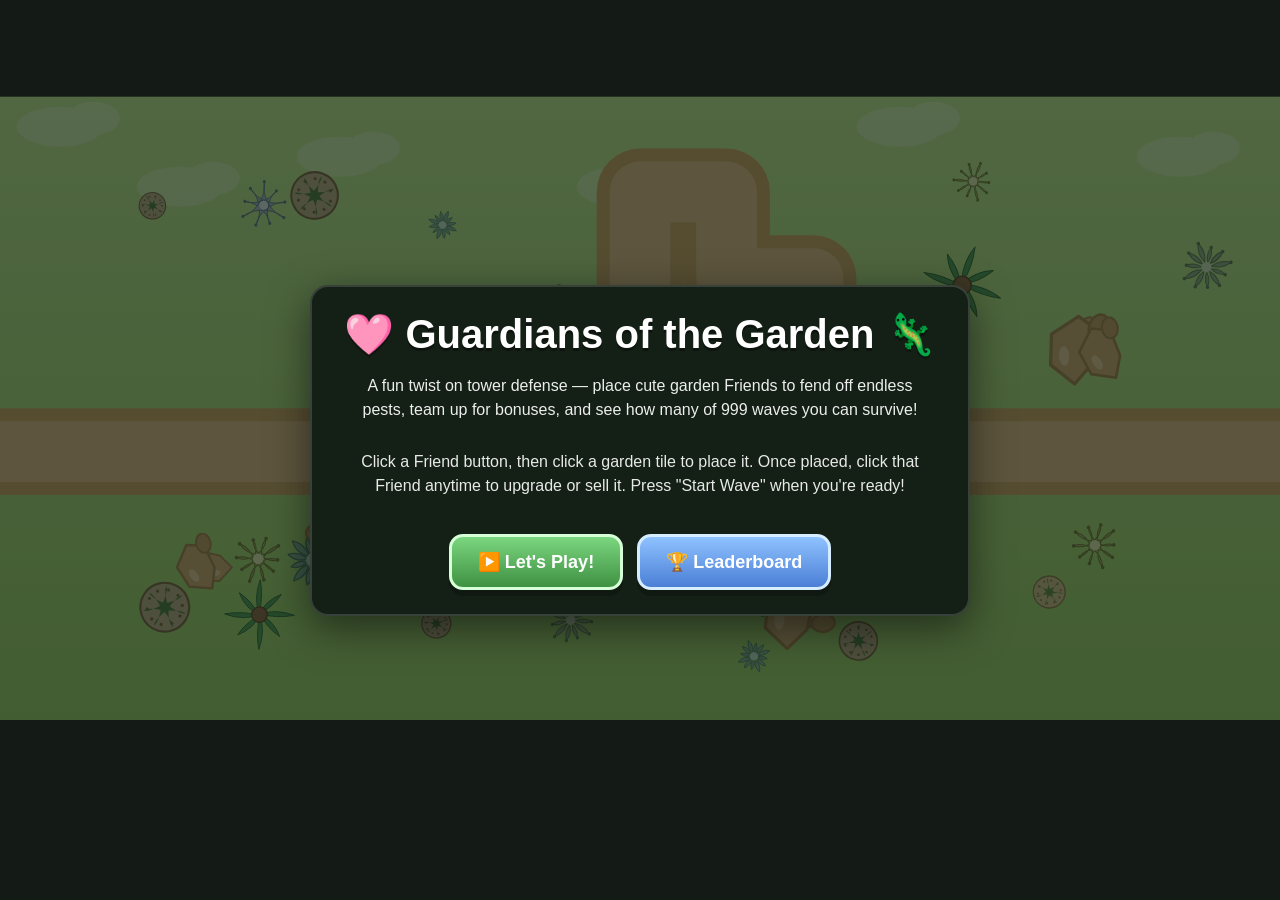
<file: guardians-of-the-garden.html>
<!DOCTYPE html>
<html lang="en">
<head>
<meta charset="UTF-8">
<meta name="viewport" content="width=device-width, initial-scale=1">
<title>Guardians of the Garden: Axolotl &amp; Gecko</title>
<style>
  html, body {
    margin: 0; padding: 0; width: 100%; height: 100%;
    background: #0d0f1f;
    font-family: 'Trebuchet MS', 'Comic Sans MS', 'Segoe UI', sans-serif;
    overflow: hidden;
  }
  #app { position: relative; width: 100vw; height: 100vh; }
  canvas#game { display: block; width: 100%; height: 100%; background: #222; cursor: default; }
  .overlay {
    position: absolute; top: 0; left: 0; right: 0; bottom: 0;
    display: flex; flex-direction: column; align-items: center; justify-content: center;
    text-align: center; color: #fff; background: rgba(10, 20, 12, 0.6);
    padding: 20px; box-sizing: border-box; overflow-y: auto;
  }
  .overlay.hidden { display: none; }
  .overlay h1 { font-size: 40px; margin: 0 0 16px 0; text-shadow: 0 3px 0 rgba(0,0,0,0.35); }
  .overlay .sub { font-size: 16px; margin: 0 0 28px 0; opacity: 0.92; max-width: 560px; line-height: 1.5; }
  button {
    font-family: inherit; font-size: 18px; font-weight: bold; color: #fff;
    background: linear-gradient(#7bd67f, #3f9142); border: 3px solid #d6ffd8;
    border-radius: 14px; padding: 14px 26px; cursor: pointer;
    box-shadow: 0 6px 0 rgba(0,0,0,0.25); transition: transform 0.08s ease;
  }
  button:hover { transform: translateY(-2px) scale(1.03); }
  button:active { transform: translateY(2px) scale(0.98); }
  button:disabled { opacity: 0.55; cursor: default; transform: none !important; }
  button.secondary { background: linear-gradient(#8fc2ff, #4a7fd6); border-color: #d6ecff; }
  button.small { font-size: 14px; padding: 9px 16px; border-radius: 10px; border-width: 2px; }
  .howto { font-size: 16px; opacity: 0.9; margin: 0 0 28px 0; max-width: 560px; line-height: 1.5; }
  #resultTitle { font-size: 34px; margin-bottom: 8px; }
  #resultSub { font-size: 16px; margin-bottom: 14px; }
  .menuRow { display: flex; gap: 14px; margin-top: 8px; }
  .scoreSave { display: flex; gap: 8px; align-items: center; margin: 6px 0 12px 0; }
  #nameInput {
    font-family: inherit; font-size: 15px; padding: 10px 14px; border-radius: 10px;
    border: 2px solid #7bd67f; outline: none; width: 210px; box-sizing: border-box;
  }
  .saveConfirm { color: #9dffb0; font-weight: bold; margin: 0 0 10px 0; min-height: 18px; }
  .leaderboardList {
    width: 100%; max-width: 520px; max-height: 320px; overflow-y: auto;
    background: rgba(0,0,0,0.28); border-radius: 12px; padding: 6px 16px; margin: 12px 0; text-align: left;
  }
  .lbRow { display: flex; justify-content: space-between; gap: 10px; padding: 7px 2px; border-bottom: 1px solid rgba(255,255,255,0.12); font-size: 14px; }
  .lbRow:last-child { border-bottom: none; }
  .lbRow.top3 { color: #ffd93d; font-weight: bold; }
  .lbName { flex: 1; overflow: hidden; text-overflow: ellipsis; white-space: nowrap; }
  .lbMeta { opacity: 0.85; font-weight: normal; white-space: nowrap; }
  .panel {
    display: flex; flex-direction: column; align-items: center; box-sizing: border-box;
    background: #142016; border: 2px solid rgba(255,255,255,0.15); border-radius: 18px;
    padding: 24px 32px; max-width: min(720px, 92vw); box-shadow: 0 12px 40px rgba(0,0,0,0.5);
  }
  .panel h1 { white-space: nowrap; }
  .helpBox { max-width: min(820px, 92vw); }
  .helpBox h1 { font-size: 30px; }
  .helpSteps { text-align: left; padding-left: 22px; line-height: 1.6; font-size: 14.5px; }
  .helpSteps li { margin-bottom: 8px; }
</style>
</head>
<body>
<div id="app">
  <canvas id="game"></canvas>

  <div id="menuOverlay" class="overlay">
    <div class="panel">
      <h1>🩷 Guardians of the Garden 🦎</h1>
      <p class="sub">A fun twist on tower defense — place cute garden Friends to fend off endless
      pests, team up for bonuses, and see how many of 999 waves you can survive!</p>
      <p class="howto">Click a Friend button, then click a garden tile to place it. Once placed, click that
      Friend anytime to upgrade or sell it. Press "Start Wave" when you're ready!</p>
      <div class="menuRow">
        <button id="btnStart">▶️ Let's Play!</button>
        <button id="btnMenuLeaderboard" class="secondary">🏆 Leaderboard</button>
      </div>
    </div>
  </div>

  <div id="resultOverlay" class="overlay hidden">
    <div class="panel">
      <h1 id="resultTitle">🎉 You Win! 🎉</h1>
      <p id="resultSub">The garden is safe!</p>
      <div class="scoreSave">
        <input id="nameInput" type="text" maxlength="24" placeholder="Player or Team Name">
        <button id="btnSaveScore" class="small">💾 Save Score</button>
      </div>
      <p id="saveConfirm" class="saveConfirm"></p>
      <div class="menuRow">
        <button id="btnResultLeaderboard" class="secondary">🏆 Leaderboard</button>
        <button id="btnAgain">🔁 Play Again</button>
      </div>
    </div>
  </div>

  <div id="leaderboardOverlay" class="overlay hidden">
    <div class="panel">
      <h1>🏆 Top Guardians of the Garden</h1>
      <div id="leaderboardList" class="leaderboardList"></div>
      <button id="btnCloseLeaderboard">Close</button>
    </div>
  </div>

  <div id="helpOverlay" class="overlay hidden">
    <div class="panel helpBox">
      <h1>❓ How to Play</h1>
      <ol class="helpSteps">
        <li>Click a Friend button at the bottom, then click a garden tile to place it.</li>
        <li>Place Axolotl and Gecko next to each other for a Best Friends damage bonus.</li>
        <li>Click a placed Friend anytime to see its stats, upgrade it, or sell it back.</li>
        <li>Earn coins by popping pests — spend them to unlock Spider, Ladybug, Bee and Worm.</li>
        <li>Press "Start Wave" (or wait for it to auto-start) to send the next wave of pests in.</li>
        <li>Don't let pests reach the end of the path — each one that gets through costs a heart.</li>
        <li>Watch for the giant Squirrel boss every 10th wave: tons of health and slow, but a big coin payout.</li>
        <li>Use the speed button (1x/2x/4x/8x/.5x) at the top to fast-forward or slow down.</li>
        <li>Survive as many of the 999 waves as you can, then save your score to the Leaderboard!</li>
        <li>The "Friends" and "Pests" buttons at the top are debugging/tuning tools for
        live-adjusting stats — feel free to play with them if you're curious!</li>
      </ol>
      <button id="btnCloseHelp">Close</button>
    </div>
  </div>
</div>

<script>
(function () {
  'use strict';

  // ============================================================
  // 1. CONFIG & CONSTANTS
  // ============================================================
  const REF_H = 540;
  let CW = 0, CH = 0, SCALE = 1;

  const HUD_H_BASE = 58;
  const PANEL_H_BASE = 108;
  const TUNER_H_BASE = 116;
  const TOTAL_WAVES = 999;
  const START_CURRENCY = 130;
  const START_LIVES = 10;
  const AUTO_START_SECONDS = 30;
  const BOSS_SPAWN_INTERVAL = 3.5; // seconds between Squirrels on a multi-boss wave
  const SPEED_OPTIONS = [1, 2, 4, 8, 0.5];
  // Reward scales with how tough the kill actually was (its real HP vs. that
  // type's wave-1 baseline), not a flat per-type number — but sub-linearly
  // (exponent < 1), so a bug with 10x the HP pays out well under 10x the coins.
  const REWARD_HP_EXPONENT = 0.6;

  let HUD_H, PANEL_H, TUNER_H, TILE_SIZE;

  // attackStyle: 'projectile' (travels, can splash+slow), 'instant' (immediate hit + line fx),
  // 'pulse' (instant AoE burst hitting everything in range, no single target needed).
  const TOWER_TYPES = {
    axolotl: {
      id: 'axolotl', name: 'Axolotl', cost: 40, unlockAt: 0,
      dmgBase: 8, rangeBase: 130, fireRate: 1.3, splashBase: 30,
      slowFactor: 0.55, slowDuration: 1.3, projSpeedBase: 320, attackStyle: 'projectile',
      color: '#ff9ecb', ring: '#ff6fb0',
      desc: ['Splash bubbles hit groups and slow pests down.', 'Pairs with Gecko next to it for a damage boost.'],
    },
    lizard: {
      id: 'lizard', name: 'Gecko', cost: 55, unlockAt: 0,
      dmgBase: 20, rangeBase: 175, fireRate: 0.95, splashBase: 0,
      slowFactor: 1, slowDuration: 0, projSpeedBase: 0, attackStyle: 'instant',
      color: '#8fe07a', ring: '#3f9142',
      desc: ['Long tongue snipes one tough pest instantly.', 'Pairs with Axolotl next to it for a damage boost.'],
    },
    spider: {
      id: 'spider', name: 'Spider', cost: 70, unlockAt: 150,
      dmgBase: 7, rangeBase: 150, fireRate: 1.1, splashBase: 22,
      slowFactor: 0.4, slowDuration: 1.8, projSpeedBase: 300, attackStyle: 'projectile',
      color: '#8a72c2', ring: '#4a2a78',
      desc: ['Sticky web splash hits groups, slows them hard.', 'Best for bunching up fast bugs before they escape.'],
    },
    ladybug: {
      id: 'ladybug', name: 'Ladybug', cost: 85, unlockAt: 300,
      dmgBase: 13, rangeBase: 140, fireRate: 3.6, splashBase: 14,
      slowFactor: 1, slowDuration: 0, projSpeedBase: 420, attackStyle: 'projectile',
      // Real ladybugs are famous aphid-eaters, and their spots inspired the crit chance.
      bonusVsAphid: 2.5, critChance: 0.2, critMul: 2,
      color: '#ff5555', ring: '#b71c1c',
      desc: ['Blazing fire rate; 2.5x damage vs aphids.', '20% chance per hit to land a 2x-damage crit.'],
    },
    bee: {
      id: 'bee', name: 'Bee', cost: 95, unlockAt: 380,
      dmgBase: 9, rangeBase: 145, fireRate: 1.6, splashBase: 0,
      slowFactor: 1, slowDuration: 0, projSpeedBase: 380, attackStyle: 'projectile',
      bonusVsFlying: 2.2,
      color: '#ffd23f', ring: '#3a2a05',
      desc: ['Speedy stinger deals 2.2x damage to flying pests.', 'Great single-target answer for mosquitoes.'],
    },
    worm: {
      id: 'worm', name: 'Worm', cost: 115, unlockAt: 480,
      dmgBase: 45, rangeBase: 110, fireRate: 0.55, splashBase: 0,
      slowFactor: 1, slowDuration: 0, projSpeedBase: 0, attackStyle: 'pulse',
      color: '#d9a066', ring: '#8a5a2a',
      desc: ['Ground pulse zaps every pest in range at once.', 'No aiming needed — ideal when surrounded by foes.'],
    },
  };
  const TOWER_ORDER = ['axolotl', 'lizard', 'spider', 'ladybug', 'bee', 'worm'];
  const MAX_LEVEL = 999;
  const UPGRADE_RATE_MUL = 1.12;
  const TEAMWORK_BUFF = 1.22;
  // Shrinks only the tower's drawn body/creature (not its grid footprint or click/hover
  // radius) so towers block less of the path behind them.
  const TOWER_VISUAL_SCALE = 0.5;

  const ENEMY_TYPES = {
    ant: { id: 'ant', name: 'Ant', emoji: '🐜', hpBase: 70, speedBase: 90, reward: 4, flying: false },
    mosquito: { id: 'mosquito', name: 'Mosquito', emoji: '🦟', hpBase: 35, speedBase: 200, reward: 6, flying: true },
    aphid: { id: 'aphid', name: 'Aphid', emoji: '🪲', hpBase: 30, speedBase: 93, reward: 2, flying: false },
    // A thick shell shrugs off part of every hit (see damageEnemy), on top of a much bigger hp pool.
    snail: { id: 'snail', name: 'Snail', emoji: '🐌', hpBase: 600, speedBase: 40, reward: 16, flying: false, armor: 0.35 },
    caterpillar: { id: 'caterpillar', name: 'Caterpillar', emoji: '🐛', hpBase: 250, speedBase: 55, reward: 6, flying: false },
    // A rare boss that shows up alone (or in a small pack, see buildWaveQueue)
    // every 10th wave — huge and slow, but a big payout for the long grind of
    // taking it down. sizeMul is tuned to read as roughly tile/path-sized
    // without exceeding it. id stays 'mole' internally to avoid touching every
    // boss-wave reference; only the display name/emoji changed to Squirrel.
    mole: { id: 'mole', name: 'Squirrel', emoji: '🐿️', hpBase: 7500, speedBase: 22, reward: 120, flying: false, sizeMul: 2.2, boss: true },
  };

  // Path is a randomized orthogonal zig-zag laid exactly on the tile grid (see
  // generatePathLayout) — a fixed number of turns, each horizontal run traveling
  // full tile-widths and each vertical run traveling a fixed tile budget, so every
  // generated layout is a different shape but always the same total tile length.
  const PATH_TURNS = 3;
  const PATH_OFFCANVAS_TILES = 1;

  // ============================================================
  // 2. UTILITIES
  // ============================================================
  function clamp(v, min, max) { return Math.max(min, Math.min(max, v)); }

  // Tower upgrade/sell values compound exponentially with level (up to
  // MAX_LEVEL=999), so raw digit counts can blow way past what any button
  // width or font-shrink floor can fit — compact them instead.
  const COMPACT_UNITS = ['K', 'M', 'B', 'T', 'Qa', 'Qi', 'Sx', 'Sp', 'Oc', 'No'];
  function formatCompact(n) {
    n = Math.round(n);
    if (n < 1000) return String(n);
    const tier = Math.floor(Math.log10(n) / 3);
    if (tier > COMPACT_UNITS.length) return n.toExponential(1);
    const scaled = n / Math.pow(1000, tier);
    return `${scaled.toFixed(scaled < 10 ? 1 : 0)}${COMPACT_UNITS[tier - 1]}`;
  }
  function lerp(a, b, t) { return a + (b - a) * t; }
  function randRange(min, max) { return min + Math.random() * (max - min); }
  function randInt(min, max) { return Math.floor(min + Math.random() * (max - min + 1)); }
  function pick(arr) { return arr[Math.floor(Math.random() * arr.length)]; }
  function shuffle(arr) {
    for (let i = arr.length - 1; i > 0; i--) {
      const j = randInt(0, i);
      [arr[i], arr[j]] = [arr[j], arr[i]];
    }
    return arr;
  }
  function dist(x1, y1, x2, y2) { return Math.hypot(x2 - x1, y2 - y1); }

  function distToSegment(px, py, ax, ay, bx, by) {
    const dx = bx - ax, dy = by - ay;
    const lenSq = dx * dx + dy * dy;
    let t = lenSq > 0 ? ((px - ax) * dx + (py - ay) * dy) / lenSq : 0;
    t = clamp(t, 0, 1);
    const cx = ax + t * dx, cy = ay + t * dy;
    return Math.hypot(px - cx, py - cy);
  }

  function applyScale() {
    SCALE = clamp(CH / REF_H, 0.75, 2.2);
    HUD_H = HUD_H_BASE * SCALE;
    PANEL_H = PANEL_H_BASE * SCALE;
    TUNER_H = TUNER_H_BASE * SCALE;
  }

  // ============================================================
  // 3. STATE
  // ============================================================
  const canvas = document.getElementById('game');
  const ctx = canvas.getContext('2d');

  const G = {
    state: 'MENU', // MENU, PLAYING, GAME_OVER, WIN
    lives: START_LIVES,
    currency: START_CURRENCY,
    totalEarned: 0, // lifetime coins earned (kills + wave bonuses); gates tower unlocks
    waveNumber: 0,
    waveActive: false,
    waveTimer: AUTO_START_SECONDS, // counts down between waves; hits 0 -> auto-starts next wave
    spawnQueue: [],
    spawnTimer: 0,
    spawnInterval: 0.8,
    towers: [],
    enemies: [],
    projectiles: [],
    tongueFx: [],
    pulseFx: [],
    particles: [],
    toast: null,
    toastQueue: [],
    placingType: null,
    selectedTower: null,
    mouse: { x: -1000, y: -1000, down: false },
    uiButtons: [],
    speedMul: 1,
    showPestTuner: false,
    showFriendTuner: false,
    shownUpgradeHint: false, // whether the "click a placed Friend to upgrade" toast has fired this game
    muted: false,
    hpGrowthPct: 5, // % hp compounded per wave, tunable live from the Pest Tuner
    speedGrowthPct: 1.5, // % speed compounded per wave, tunable live from the Pest Tuner
    dmgGrowthPct: 45, // % dmg compounded per tower level, tunable live from the Friend Tuner
    rangeGrowthPct: 8, // % range compounded per tower level, tunable live from the Friend Tuner
    costGrowthPct: 65, // % upgrade cost compounded per tower level, tunable live from the Friend Tuner
    selectedEnemy: null,
    t: 0,
    nextId: 1,
    pathLayout: null, // { turnCols, laneRows } — the tile-grid route; regenerated each newGame()
    pathPx: [],
    pathSegLen: [],
    pathCumLen: [],
    pathTotalLen: 0,
    gridCols: 0,
    gridRows: 0,
    gridOX: 0,
    gridOY: 0,
    buildable: [],
    scenery: [],
    playX: 0, playY: 0, playW: 0, playH: 0,
  };

  function genId() { return G.nextId++; }

  // ============================================================
  // 4. PATH & GRID
  // ============================================================
  // Builds a randomized orthogonal zig-zag route on a `rows` x `cols` tile grid:
  // a fixed number of turns, alternating horizontal runs (which always sum to
  // the full `cols` width) and vertical runs (whose magnitudes are a fixed set,
  // just shuffled/directed randomly) — so total tile length never changes, only
  // the shape of the zig-zag does. Lanes/turns are expressed as tile-grid *line
  // indices* (0..rows or 0..cols), not tile indices — the road always runs along
  // the seam between two rows/columns of tiles, never through a tile's middle,
  // so every tile stays fully buildable at its center.
  function generatePathLayout(rows, cols) {
    const turns = clamp(PATH_TURNS, 1, Math.max(1, cols - 2));
    const cutSet = new Set();
    while (cutSet.size < turns) cutSet.add(randInt(1, cols - 1));
    const turnCols = Array.from(cutSet).sort((a, b) => a - b);

    const vMagPool = [0.15, 0.30, 0.45, 0.22, 0.38];
    const vMags = shuffle(vMagPool.slice(0, turns).map(f => clamp(Math.round(f * rows), 1, rows - 1)));

    let row = randInt(1, Math.max(1, rows - 1));
    const laneRows = [row];
    for (const mag of vMags) {
      const canDown = row + mag <= rows - 1;
      const canUp = row - mag >= 1;
      const dir = canDown && canUp ? pick([1, -1]) : canDown ? 1 : canUp ? -1 : 1;
      row = clamp(row + dir * mag, 1, rows - 1);
      laneRows.push(row);
    }
    return { turnCols, laneRows };
  }

  // Converts a tile-grid route into pixel waypoints. Each waypoint sits exactly
  // on a grid line (row/column boundary) rather than a tile center, so the drawn
  // road (exactly TILE_SIZE wide) always straddles a seam — half a tile into the
  // row/column on each side — instead of consuming any tile outright.
  function buildPathPxFromLayout(layout) {
    const { turnCols, laneRows } = layout;
    const colLineX = c => G.gridOX + c * TILE_SIZE;
    const rowLineY = r => G.gridOY + r * TILE_SIZE;
    const marginPx = PATH_OFFCANVAS_TILES * TILE_SIZE;

    const pts = [{ x: G.gridOX - marginPx, y: rowLineY(laneRows[0]) }];
    for (let i = 0; i < turnCols.length; i++) {
      const cx = colLineX(turnCols[i]);
      pts.push({ x: cx, y: rowLineY(laneRows[i]) });
      pts.push({ x: cx, y: rowLineY(laneRows[i + 1]) });
    }
    pts.push({ x: G.gridOX + G.gridCols * TILE_SIZE + marginPx, y: rowLineY(laneRows[laneRows.length - 1]) });
    return pts;
  }

  function recomputePath() {
    G.playX = 0;
    G.playY = HUD_H;
    G.playW = CW;
    G.playH = CH - HUD_H - PANEL_H;

    TILE_SIZE = G.playH / 7.2;
    G.gridCols = Math.floor(G.playW / TILE_SIZE);
    G.gridRows = Math.floor(G.playH / TILE_SIZE);
    G.gridOX = G.playX + (G.playW - G.gridCols * TILE_SIZE) / 2;
    G.gridOY = G.playY + (G.playH - G.gridRows * TILE_SIZE) / 2;

    if (!G.pathLayout) G.pathLayout = generatePathLayout(G.gridRows, G.gridCols);
    G.pathPx = buildPathPxFromLayout(G.pathLayout);

    G.pathSegLen = [];
    G.pathCumLen = [0];
    for (let i = 0; i < G.pathPx.length - 1; i++) {
      const a = G.pathPx[i], b = G.pathPx[i + 1];
      const len = dist(a.x, a.y, b.x, b.y);
      G.pathSegLen.push(len);
      G.pathCumLen.push(G.pathCumLen[i] + len);
    }
    G.pathTotalLen = G.pathCumLen[G.pathCumLen.length - 1];

    // The road only ever eats the near half of a bordering tile (see
    // buildPathPxFromLayout) — it never fully occupies any tile — so every
    // tile stays a legal, fair build spot.
    G.buildable = [];
    for (let r = 0; r < G.gridRows; r++) {
      G.buildable.push(new Array(G.gridCols).fill(true));
    }

    G.scenery = buildScenery();
  }

  function distToPath(x, y) {
    let minD = Infinity;
    for (let i = 0; i < G.pathPx.length - 1; i++) {
      const a = G.pathPx[i], b = G.pathPx[i + 1];
      minD = Math.min(minD, distToSegment(x, y, a.x, a.y, b.x, b.y));
    }
    return minD;
  }

  // Spiky rosette succulents (aloe/agave-style) plus a couple of chunky
  // Pachypodium-style swollen-trunk variants for contrast.
  const SUCCULENT_VARIANTS = [
    { kind: 'spiky', leafCount: 11, leafLen: 12, leafWidth: 1.8, curve: 0.25, spineTip: true, leafColor: '#8ba888', edgeColor: '#5f7a5c', centerColor: '#c8dcc0' },
    { kind: 'spiky', leafCount: 9, leafLen: 13, leafWidth: 3.2, curve: 0.08, spineTip: true, leafColor: '#9db3c2', edgeColor: '#5f7688', centerColor: '#d8e4ea' },
    { kind: 'spiky', leafCount: 10, leafLen: 11, leafWidth: 2.6, curve: 0.18, spineTip: true, leafColor: '#a3b06a', edgeColor: '#6f7a3f', centerColor: '#dbe4b0' },
    { kind: 'spiky', leafCount: 12, leafLen: 10, leafWidth: 1.6, curve: 0.3, spineTip: false, leafColor: '#7fae9a', edgeColor: '#4f7a68', centerColor: '#c0e0d0' },
    { kind: 'pachypodium', trunkColor: '#c9b98a', trunkEdge: '#8a7a52', leafColor: '#5f8a4a' },
    { kind: 'pachypodium', trunkColor: '#b8a888', trunkEdge: '#786848', leafColor: '#4f7a44' },
  ];

  function drawSucculent(x, y, scale, rot, v) {
    ctx.save();
    ctx.translate(x, y);
    ctx.scale(scale, scale);
    ctx.rotate(rot);
    for (let i = 0; i < v.leafCount; i++) {
      const a = (i / v.leafCount) * Math.PI * 2;
      const len = v.leafLen * (0.85 + (i % 3) * 0.1);
      ctx.save();
      ctx.rotate(a);
      ctx.fillStyle = v.leafColor;
      ctx.beginPath();
      ctx.moveTo(-v.leafWidth, 0);
      ctx.quadraticCurveTo(v.curve * len, -len * 0.5, 0, -len);
      ctx.quadraticCurveTo(-v.curve * len, -len * 0.5, v.leafWidth, 0);
      ctx.closePath();
      ctx.fill();
      ctx.strokeStyle = v.edgeColor; ctx.lineWidth = 0.5;
      ctx.stroke();
      if (v.spineTip) {
        ctx.fillStyle = v.edgeColor;
        ctx.beginPath(); ctx.arc(0, -len, 0.9, 0, Math.PI * 2); ctx.fill();
      }
      ctx.restore();
    }
    ctx.fillStyle = v.centerColor;
    ctx.beginPath(); ctx.arc(0, 0, 2.6, 0, Math.PI * 2); ctx.fill();
    ctx.restore();
  }

  function drawPachypodium(x, y, scale, rot, v) {
    ctx.save();
    ctx.translate(x, y);
    ctx.scale(scale, scale);
    ctx.rotate(rot);
    ctx.fillStyle = v.trunkColor;
    ctx.beginPath(); ctx.arc(0, 0, 9, 0, Math.PI * 2); ctx.fill();
    ctx.strokeStyle = v.trunkEdge; ctx.lineWidth = 0.8; ctx.stroke();
    ctx.fillStyle = v.trunkEdge;
    for (let i = 0; i < 10; i++) {
      const a = (i / 10) * Math.PI * 2;
      ctx.beginPath(); ctx.arc(Math.cos(a) * 6.5, Math.sin(a) * 6.5, 0.6, 0, Math.PI * 2); ctx.fill();
    }
    for (let i = 0; i < 7; i++) {
      const a = (i / 7) * Math.PI * 2;
      ctx.save();
      ctx.rotate(a);
      ctx.fillStyle = v.leafColor;
      ctx.beginPath();
      ctx.moveTo(-1.4, 0);
      ctx.quadraticCurveTo(1, -6, 0, -8);
      ctx.quadraticCurveTo(-1, -6, 1.4, 0);
      ctx.closePath();
      ctx.fill();
      ctx.restore();
    }
    ctx.restore();
  }

  function drawPalm(x, y, scale, rot) {
    ctx.save();
    ctx.translate(x, y);
    ctx.scale(scale, scale);
    ctx.rotate(rot);
    const frondCount = 8;
    for (let i = 0; i < frondCount; i++) {
      const a = (i / frondCount) * Math.PI * 2;
      const len = 17 + (i % 2) * 3;
      ctx.save();
      ctx.rotate(a);
      ctx.fillStyle = '#4f9a5a';
      ctx.beginPath();
      ctx.moveTo(-1.8, 0);
      ctx.quadraticCurveTo(len * 0.5, -3, len, 2);
      ctx.quadraticCurveTo(len * 0.5, 3, 1.8, 0);
      ctx.closePath();
      ctx.fill();
      ctx.strokeStyle = '#2f6a3a'; ctx.lineWidth = 0.5; ctx.stroke();
      ctx.restore();
    }
    ctx.fillStyle = '#8a6a4a';
    ctx.beginPath(); ctx.arc(0, 0, 4.5, 0, Math.PI * 2); ctx.fill();
    ctx.strokeStyle = '#5f4a32'; ctx.lineWidth = 0.8; ctx.stroke();
    ctx.restore();
  }

  // Background flavor: succulents, a few palms, and rocks clustered in small
  // groups — all kept clear of the dirt path and the canvas edges.
  function buildScenery() {
    const items = [];
    const clearance = TILE_SIZE * 0.9;
    // Keep the whole decoration (leaves/fronds/rock edges reach ~25-30 local units
    // out at max scale) inside the green playfield — not just its center point —
    // so nothing pokes into the black HUD/build-panel bars above and below.
    const edgeMargin = clamp(34 * SCALE, 4, Math.min(G.playW, G.playH) / 2 - 2);
    const spreadOut = []; // succulent/palm centers placed so far, so new ones don't land on top of them
    const minSpacing = 30 * SCALE;
    function placeAwayFromPath(avoidOthers) {
      let x, y, tries = 0;
      do {
        x = G.playX + edgeMargin + Math.random() * (G.playW - edgeMargin * 2);
        y = G.playY + edgeMargin + Math.random() * (G.playH - edgeMargin * 2);
        tries++;
      } while (
        (distToPath(x, y) < clearance || (avoidOthers && spreadOut.some(p => dist(x, y, p.x, p.y) < minSpacing)))
        && tries < 16
      );
      if (avoidOthers) spreadOut.push({ x, y });
      return { x, y };
    }

    const succulentCount = Math.round((G.playW * G.playH) / 42000);
    for (let i = 0; i < succulentCount; i++) {
      const p = placeAwayFromPath(true);
      items.push({ kind: 'succulent', x: p.x, y: p.y, scale: (0.8 + Math.random() * 0.9) * SCALE, rot: Math.random() * Math.PI * 2, variant: pick(SUCCULENT_VARIANTS) });
    }

    for (let i = 0; i < 3; i++) {
      const p = placeAwayFromPath(true);
      items.push({ kind: 'palm', x: p.x, y: p.y, scale: (1.0 + Math.random() * 0.3) * SCALE, rot: Math.random() * Math.PI * 2 });
    }

    // fewer, bigger rocks, placed in small clusters rather than scattered singly
    const clusterCount = Math.max(2, Math.round((G.playW * G.playH) / 220000));
    for (let i = 0; i < clusterCount; i++) {
      const anchor = placeAwayFromPath();
      const rocksInCluster = 2 + Math.floor(Math.random() * 3);
      for (let j = 0; j < rocksInCluster; j++) {
        const a = Math.random() * Math.PI * 2;
        const d = Math.random() * 12 * SCALE;
        items.push({
          kind: 'rock',
          x: anchor.x + Math.cos(a) * d, y: anchor.y + Math.sin(a) * d,
          scale: (1.1 + Math.random() * 0.9) * SCALE, rot: Math.random() * Math.PI * 2,
        });
      }
    }
    return items;
  }

  function pointAtDistance(d) {
    if (d <= 0) return { x: G.pathPx[0].x, y: G.pathPx[0].y, angle: 0 };
    for (let i = 0; i < G.pathSegLen.length; i++) {
      if (d <= G.pathCumLen[i + 1] || i === G.pathSegLen.length - 1) {
        const a = G.pathPx[i], b = G.pathPx[i + 1];
        const segLen = G.pathSegLen[i] || 1;
        const t = clamp((d - G.pathCumLen[i]) / segLen, 0, 1);
        return {
          x: lerp(a.x, b.x, t), y: lerp(a.y, b.y, t),
          angle: Math.atan2(b.y - a.y, b.x - a.x),
        };
      }
    }
    const last = G.pathPx[G.pathPx.length - 1];
    return { x: last.x, y: last.y, angle: 0 };
  }

  function gridCellAt(x, y) {
    const c = Math.floor((x - G.gridOX) / TILE_SIZE);
    const r = Math.floor((y - G.gridOY) / TILE_SIZE);
    if (r < 0 || r >= G.gridRows || c < 0 || c >= G.gridCols) return null;
    return { r, c };
  }

  function cellCenter(r, c) {
    return { x: G.gridOX + (c + 0.5) * TILE_SIZE, y: G.gridOY + (r + 0.5) * TILE_SIZE };
  }

  function cellOccupied(r, c) {
    return G.towers.some(t => t.gridR === r && t.gridC === c);
  }

  // ============================================================
  // 5. TOWERS
  // ============================================================
  function earnCurrency(amount) {
    G.currency += amount;
    G.totalEarned += amount;
  }

  function isTowerUnlocked(type) {
    return G.totalEarned >= TOWER_TYPES[type].unlockAt;
  }

  function towerStats(tower) {
    const def = TOWER_TYPES[tower.type];
    const lvlMul = waveGrowthMul(G.dmgGrowthPct, tower.level);
    const rangeMul = waveGrowthMul(G.rangeGrowthPct, tower.level);
    const rateMul = Math.pow(UPGRADE_RATE_MUL, tower.level - 1);
    const buffMul = tower.buffed ? TEAMWORK_BUFF : 1;
    return {
      damage: def.dmgBase * lvlMul * buffMul,
      range: def.rangeBase * rangeMul * SCALE,
      fireRate: def.fireRate * rateMul,
      splash: def.splashBase * SCALE,
    };
  }

  // Unscaled dmg/range at each upgrade level, for build/selection UI previews
  // (independent of the current screen's SCALE, so the numbers read consistently).
  function towerLevelPreview(type, capLevel) {
    const def = TOWER_TYPES[type];
    const levels = [];
    for (let lvl = 1; lvl <= Math.min(capLevel || MAX_LEVEL, MAX_LEVEL); lvl++) {
      levels.push({
        level: lvl,
        damage: Math.round(def.dmgBase * waveGrowthMul(G.dmgGrowthPct, lvl)),
        range: Math.round(def.rangeBase * waveGrowthMul(G.rangeGrowthPct, lvl)),
      });
    }
    return levels;
  }

  function upgradeCost(tower) {
    const def = TOWER_TYPES[tower.type];
    return Math.round(def.cost * waveGrowthMul(G.costGrowthPct, tower.level) * 0.8);
  }

  function sellValue(tower) {
    return Math.round(tower.invested * 0.5);
  }

  // Only the original Axolotl+Gecko pairing gets the Best Friends bonus — the
  // newer unlockable towers are separate specialists, not part of that duo.
  function recomputeTeamwork() {
    const linkDist = TILE_SIZE * 1.6;
    for (const t of G.towers) {
      if (t.type !== 'axolotl' && t.type !== 'lizard') { t.buffed = false; continue; }
      const otherType = t.type === 'axolotl' ? 'lizard' : 'axolotl';
      t.buffed = G.towers.some(o => o.type === otherType && dist(t.x, t.y, o.x, o.y) <= linkDist);
    }
  }

  function placeTower(type, r, c) {
    const def = TOWER_TYPES[type];
    if (!isTowerUnlocked(type)) { showToast(`🔒 ${def.name} unlocks at 🪙${def.unlockAt} earned!`); return false; }
    if (G.currency < def.cost) { showToast('🪙 Not enough coins!'); return false; }
    if (!G.buildable[r] || !G.buildable[r][c]) return false;
    if (cellOccupied(r, c)) return false;
    const center = cellCenter(r, c);
    G.currency -= def.cost;
    G.towers.push({
      id: genId(), type, gridR: r, gridC: c, x: center.x, y: center.y,
      level: 1, cooldown: 0, target: null, angle: 0,
      invested: def.cost, buffed: false, bob: Math.random() * Math.PI * 2,
      fireFlash: 0,
    });
    recomputeTeamwork();
    playSfx('place');
    return true;
  }

  function upgradeTower(tower) {
    if (tower.level >= MAX_LEVEL) return;
    const cost = upgradeCost(tower);
    if (G.currency < cost) { showToast('🪙 Not enough coins to upgrade!'); return; }
    G.currency -= cost;
    tower.invested += cost;
    tower.level++;
    playSfx('upgrade');
  }

  function sellTower(tower) {
    G.currency += sellValue(tower);
    G.towers = G.towers.filter(t => t.id !== tower.id);
    G.selectedTower = null;
    recomputeTeamwork();
    playSfx('sell');
  }

  // ============================================================
  // 6. ENEMIES & WAVES
  // ============================================================
  // With 999 waves to climb, enemy *counts* grow quickly at first then level off
  // (capped growth window), while hp/speed keep creeping up for the whole climb —
  // that way late waves stay hard because bugs are tougher, not just more numerous.
  function buildWaveQueue(n) {
    // Every 10th wave is a boss encounter — Squirrel(s) come out on their own
    // instead of being mixed into the usual horde. Wave 10 is a solo Squirrel;
    // from wave 20 on a small pack shows up instead (capped, still "small").
    if (n % 10 === 0) {
      const moleCount = n < 20 ? 1 : n < 40 ? 2 : 3;
      return new Array(moleCount).fill('mole');
    }

    const counts = {
      ant: 4 + Math.floor(Math.min(n, 40) * 0.9),
      aphid: 2 + Math.floor(Math.min(n, 30) * 0.6),
      mosquito: n >= 2 ? Math.floor(Math.min(n - 1, 35) * 0.7) : 0,
      caterpillar: n >= 3 ? Math.floor(Math.min(n - 2, 35) * 0.55) : 0,
      snail: n >= 4 ? Math.floor(Math.min(n - 3, 35) * 0.35) : 0,
    };
    const queue = [];
    for (const type in counts) for (let i = 0; i < counts[type]; i++) queue.push(type);
    // shuffle so the different bugs are interspersed, not grouped by type
    for (let i = queue.length - 1; i > 0; i--) {
      const j = randInt(0, i);
      [queue[i], queue[j]] = [queue[j], queue[i]];
    }
    return queue;
  }

  function startWave() {
    if (G.waveActive || G.state !== 'PLAYING') return;
    G.waveNumber++;
    G.spawnQueue = buildWaveQueue(G.waveNumber);
    // Squirrels are huge and slow — a wide, fixed gap between spawns (instead
    // of the usual wave-shrunk interval) keeps a multi-boss wave from bunching
    // them up into an overlapping wall.
    G.spawnInterval = G.waveNumber % 10 === 0 ? BOSS_SPAWN_INTERVAL : clamp(0.8 - G.waveNumber * 0.012, 0.22, 0.9);
    G.spawnTimer = 0;
    G.waveActive = true;
    if (G.waveNumber % 10 === 0) {
      const n = G.spawnQueue.length;
      showToast(n > 1 ? `🐿️ BOSS WAVE! ${n} giant Squirrels are coming!` : `🐿️ BOSS WAVE! A giant Squirrel is coming!`);
    } else {
      showToast(`🌿 Wave ${G.waveNumber} incoming!`);
    }
    playSfx('waveStart');
  }

  // Compounds per wave (each level's growth applies on top of the previous
  // level's already-grown value), matching "grows by X% every level" literally
  // — a flat X% of the base value each wave would understate later waves.
  function waveGrowthMul(pct, waveNumber) {
    return Math.pow(1 + pct / 100, Math.max(0, waveNumber - 1));
  }

  function spawnEnemy(typeId) {
    const def = ENEMY_TYPES[typeId];
    const hpMul = waveGrowthMul(G.hpGrowthPct, G.waveNumber);
    const speedMul = waveGrowthMul(G.speedGrowthPct, G.waveNumber);
    const hp = def.hpBase * hpMul;
    G.enemies.push({
      id: genId(), type: typeId, hp, maxHp: hp,
      speed: def.speedBase * speedMul * SCALE,
      dist: 0, x: G.pathPx[0].x, y: G.pathPx[0].y,
      bobPhase: Math.random() * Math.PI * 2,
      slowUntil: 0, slowFactor: 1, wobble: Math.random() * Math.PI * 2,
    });
  }

  // The enemy's own maxHp already carries the wave's hp-growth compounding (and
  // any live Pest Tuner tweaks at spawn time), so dividing by its type's base hp
  // gives exactly how much tougher this particular kill was — reward follows that.
  function enemyReward(enemy) {
    const def = ENEMY_TYPES[enemy.type];
    const hpMul = enemy.maxHp / def.hpBase;
    return Math.max(1, Math.round(def.reward * Math.pow(hpMul, REWARD_HP_EXPONENT)));
  }

  function damageEnemy(enemy, amount, source) {
    const armor = ENEMY_TYPES[enemy.type].armor || 0;
    enemy.hp -= amount * (1 - armor);
    if (enemy.hp <= 0 && G.enemies.includes(enemy)) {
      G.enemies = G.enemies.filter(e => e.id !== enemy.id);
      earnCurrency(enemyReward(enemy));
      spawnPopParticles(enemy.x, enemy.y, enemy.type);
      playSfx('pop');
    }
  }

  // ============================================================
  // 7. PROJECTILES / TONGUE EFFECTS
  // ============================================================
  // Applies a slow effect, combining with any already-active slow (keep the
  // stronger factor, extend the longer duration) rather than overwriting blindly.
  function applySlow(enemy, slowFactor, slowDuration) {
    if (slowDuration <= 0) return;
    const newUntil = G.t + slowDuration * 1000;
    if (enemy.slowUntil > G.t) {
      enemy.slowFactor = Math.min(enemy.slowFactor, slowFactor);
      enemy.slowUntil = Math.max(enemy.slowUntil, newUntil);
    } else {
      enemy.slowFactor = slowFactor;
      enemy.slowUntil = newUntil;
    }
  }

  // Combines a projectile's per-target-trait bonuses (e.g. Bee vs flying,
  // Ladybug vs aphids) — each defaults to 1 so towers without that bonus are unaffected.
  function projectileBonusMul(pr, typeId) {
    const def = ENEMY_TYPES[typeId];
    return (def.flying ? pr.bonusVsFlying : 1) * (def.id === 'aphid' ? pr.bonusVsAphid : 1);
  }

  function fireProjectileAttack(tower, target, stats) {
    const def = TOWER_TYPES[tower.type];
    const crit = !!def.critChance && Math.random() < def.critChance;
    G.projectiles.push({
      id: genId(), x: tower.x, y: tower.y, target, damage: crit ? stats.damage * def.critMul : stats.damage,
      splash: stats.splash, speed: def.projSpeedBase * SCALE,
      slowFactor: def.slowFactor, slowDuration: def.slowDuration,
      bonusVsFlying: def.bonusVsFlying || 1,
      bonusVsAphid: def.bonusVsAphid || 1,
      crit, visualType: tower.type,
    });
  }

  function fireInstantAttack(tower, target, stats) {
    damageEnemy(target, stats.damage);
    G.tongueFx.push({ x1: tower.x, y1: tower.y, x2: target.x, y2: target.y, life: 140, max: 140 });
  }

  function fireWormPulse(tower, stats) {
    for (const e of G.enemies.slice()) {
      if (dist(tower.x, tower.y, e.x, e.y) <= stats.range) damageEnemy(e, stats.damage);
    }
    G.pulseFx.push({ x: tower.x, y: tower.y, life: 320, max: 320, range: stats.range });
    playSfx('pulse');
  }

  function updateProjectiles(dtMs) {
    const dt = dtMs / 1000;
    for (const pr of G.projectiles) {
      const targetAlive = G.enemies.includes(pr.target);
      const tx = targetAlive ? pr.target.x : pr.lastX;
      const ty = targetAlive ? pr.target.y : pr.lastY;
      if (targetAlive) { pr.lastX = tx; pr.lastY = ty; }
      const d = dist(pr.x, pr.y, tx, ty);
      const step = pr.speed * dt;
      if (d <= step || d < 4 * SCALE) {
        pr.x = tx; pr.y = ty; pr.arrived = true;
      } else {
        pr.x += (tx - pr.x) / d * step;
        pr.y += (ty - pr.y) / d * step;
      }
    }
    for (const pr of G.projectiles) {
      if (!pr.arrived) continue;
      if (pr.splash > 0) {
        for (const e of G.enemies.slice()) {
          if (dist(pr.x, pr.y, e.x, e.y) <= pr.splash) {
            damageEnemy(e, pr.damage * projectileBonusMul(pr, e.type));
            applySlow(e, pr.slowFactor, pr.slowDuration);
          }
        }
        spawnSplashParticles(pr.x, pr.y, pr.visualType);
        if (pr.crit) spawnCritParticles(pr.x, pr.y);
      } else if (G.enemies.includes(pr.target)) {
        damageEnemy(pr.target, pr.damage * projectileBonusMul(pr, pr.target.type));
        applySlow(pr.target, pr.slowFactor, pr.slowDuration);
        if (pr.crit) spawnCritParticles(pr.target.x, pr.target.y);
      }
      playSfx('splat');
    }
    G.projectiles = G.projectiles.filter(pr => !pr.arrived);
  }

  function updateTongueFx(elapsedMs) {
    for (const fx of G.tongueFx) fx.life -= elapsedMs;
    G.tongueFx = G.tongueFx.filter(fx => fx.life > 0);
  }

  function updatePulseFx(elapsedMs) {
    for (const fx of G.pulseFx) fx.life -= elapsedMs;
    G.pulseFx = G.pulseFx.filter(fx => fx.life > 0);
  }

  // ============================================================
  // 8. PARTICLES
  // ============================================================
  const POP_COLORS = { ant: '#6b4226', mosquito: '#7c93a8', aphid: '#7bc25a', snail: '#c99a5b', caterpillar: '#8fbf4a' };
  function spawnPopParticles(x, y, type) {
    const color = POP_COLORS[type] || '#7c93a8';
    for (let i = 0; i < 10; i++) {
      const a = Math.random() * Math.PI * 2, spd = (0.6 + Math.random() * 1.8) * SCALE;
      G.particles.push({ x, y, vx: Math.cos(a) * spd, vy: Math.sin(a) * spd - SCALE * 0.5, life: 400 + Math.random() * 200, max: 600, color, size: (2 + Math.random() * 2.5) * SCALE, shape: 'circle', gravity: 0.05 * SCALE });
    }
    for (let i = 0; i < 3; i++) {
      G.particles.push({ x, y: y - 4 * SCALE, vx: randRange(-0.4, 0.4) * SCALE, vy: -(0.8 + Math.random()) * SCALE, life: 550, max: 550, color: '#ffd93d', size: 3.5 * SCALE, shape: 'star', gravity: 0.02 * SCALE });
    }
  }

  const SPLASH_COLORS = { axolotl: '#8fd6ff', spider: '#c9b8f0', ladybug: '#ff8a8a' };
  function spawnSplashParticles(x, y, visualType) {
    const color = SPLASH_COLORS[visualType] || '#8fd6ff';
    for (let i = 0; i < 8; i++) {
      const a = Math.random() * Math.PI * 2, spd = (0.6 + Math.random() * 1.4) * SCALE;
      G.particles.push({ x, y, vx: Math.cos(a) * spd, vy: Math.sin(a) * spd, life: 350, max: 350, color, size: (2 + Math.random() * 2) * SCALE, shape: 'circle', gravity: 0.03 * SCALE });
    }
  }

  // A little star-burst flash for Ladybug's spot-on crits.
  function spawnCritParticles(x, y) {
    for (let i = 0; i < 6; i++) {
      const a = Math.random() * Math.PI * 2, spd = (0.8 + Math.random() * 1.6) * SCALE;
      G.particles.push({ x, y, vx: Math.cos(a) * spd, vy: Math.sin(a) * spd - SCALE * 0.3, life: 300, max: 300, color: '#fff23f', size: (2 + Math.random() * 2) * SCALE, shape: 'star', gravity: 0.03 * SCALE });
    }
  }

  function spawnConfetti() {
    for (let i = 0; i < 70; i++) {
      G.particles.push({
        x: Math.random() * CW, y: -20 - Math.random() * 100,
        vx: randRange(-1, 1) * SCALE, vy: (2 + Math.random() * 2) * SCALE,
        life: 4000, max: 4000, color: pick(['#ff4d6d', '#ffd93d', '#6bd1ff', '#8affc1', '#c77dff']),
        size: (6 + Math.random() * 4) * SCALE, shape: 'rect',
        rot: Math.random() * Math.PI, rotSpeed: randRange(-0.1, 0.1), gravity: 0.02 * SCALE,
      });
    }
  }

  function updateParticles(elapsedMs) {
    const scale = elapsedMs / 16.67;
    for (const p of G.particles) {
      p.life -= elapsedMs;
      p.x += p.vx * scale; p.y += p.vy * scale;
      p.vy += (p.gravity || 0) * scale;
      if (p.rotSpeed) p.rot += p.rotSpeed * scale;
    }
    G.particles = G.particles.filter(p => p.life > 0);
  }

  function renderParticles() {
    for (const p of G.particles) {
      const alpha = clamp(p.life / p.max, 0, 1);
      ctx.save();
      ctx.globalAlpha = alpha;
      ctx.fillStyle = p.color;
      if (p.shape === 'rect') {
        ctx.translate(p.x, p.y); ctx.rotate(p.rot || 0);
        ctx.fillRect(-p.size / 2, -p.size / 2, p.size, p.size);
      } else if (p.shape === 'star') {
        ctx.font = `${p.size * 3}px sans-serif`;
        ctx.textAlign = 'center'; ctx.textBaseline = 'middle';
        ctx.fillText('✨', p.x, p.y);
      } else {
        ctx.beginPath(); ctx.arc(p.x, p.y, p.size, 0, Math.PI * 2); ctx.fill();
      }
      ctx.restore();
    }
  }

  // ============================================================
  // 9. TOAST
  // ============================================================
  function showToast(text) { G.toastQueue.push(text); }
  function updateToast(elapsedMs) {
    if (!G.toast && G.toastQueue.length) G.toast = { text: G.toastQueue.shift(), life: 1900, max: 1900 };
    if (G.toast) { G.toast.life -= elapsedMs; if (G.toast.life <= 0) G.toast = null; }
  }

  // ============================================================
  // 10. AUDIO
  // ============================================================
  let audioCtx = null;
  function ensureAudio() {
    if (!audioCtx) audioCtx = new (window.AudioContext || window.webkitAudioContext)();
    if (audioCtx.state === 'suspended') audioCtx.resume();
  }
  function tone(freq0, freq1, dur, type, gainVal, startAt) {
    const o = audioCtx.createOscillator(), g = audioCtx.createGain();
    o.type = type;
    o.frequency.setValueAtTime(freq0, startAt);
    if (freq1 !== freq0) o.frequency.exponentialRampToValueAtTime(Math.max(1, freq1), startAt + dur * 0.8);
    g.gain.setValueAtTime(0.0001, startAt);
    g.gain.linearRampToValueAtTime(gainVal, startAt + Math.min(0.02, dur * 0.2));
    g.gain.exponentialRampToValueAtTime(0.0001, startAt + dur);
    o.connect(g).connect(audioCtx.destination);
    o.start(startAt); o.stop(startAt + dur + 0.02);
  }
  function playSfx(name) {
    if (!audioCtx || G.muted) return;
    const t0 = audioCtx.currentTime;
    switch (name) {
      case 'place': tone(700, 900, 0.12, 'sine', 0.15, t0); break;
      case 'upgrade': [660, 880, 1100].forEach((f, i) => tone(f, f, 0.16, 'triangle', 0.16, t0 + i * 0.06)); break;
      case 'sell': tone(500, 300, 0.18, 'sine', 0.15, t0); break;
      case 'splat': tone(300, 150, 0.1, 'sine', 0.08, t0); break;
      case 'pop': tone(500, 200, 0.12, 'triangle', 0.14, t0); break;
      case 'pulse': tone(180, 85, 0.24, 'sine', 0.16, t0); tone(260, 130, 0.2, 'triangle', 0.07, t0 + 0.02); break;
      case 'leak': tone(180, 90, 0.28, 'sawtooth', 0.2, t0); break;
      case 'waveStart': [523, 659, 784].forEach((f, i) => tone(f, f, 0.18, 'square', 0.13, t0 + i * 0.1)); break;
      case 'waveClear': [659, 784, 988, 1318].forEach((f, i) => tone(f, f, 0.2, 'triangle', 0.15, t0 + i * 0.09)); break;
      case 'win': [523, 659, 784, 1046, 1318].forEach((f, i) => tone(f, f, 0.3, 'square', 0.15, t0 + i * 0.13)); break;
      case 'lose': [400, 300, 220, 140].forEach((f, i) => tone(f, f, 0.32, 'sawtooth', 0.16, t0 + i * 0.16)); break;
    }
  }

  // ============================================================
  // 11. GAME FLOW
  // ============================================================
  function newGame() {
    G.lives = START_LIVES;
    G.currency = START_CURRENCY;
    G.totalEarned = 0;
    G.waveNumber = 0;
    G.waveActive = false;
    G.waveTimer = AUTO_START_SECONDS;
    G.spawnQueue = [];
    G.towers = [];
    G.enemies = [];
    G.projectiles = [];
    G.tongueFx = [];
    G.pulseFx = [];
    G.particles = [];
    G.toast = null;
    G.toastQueue = [];
    G.placingType = null;
    G.selectedTower = null;
    G.selectedEnemy = null;
    G.speedMul = 1;
    G.shownUpgradeHint = false;
    // no path regeneration here — reuse whatever layout is already showing on
    // the menu screen, so the preview path and the played path always match
    recomputePath();
    G.state = 'PLAYING';
  }

  function loseLife(n) {
    G.lives -= n;
    playSfx('leak');
    if (G.lives <= 0) { G.lives = 0; endGame(false); }
  }

  function checkWaveClear() {
    if (G.waveActive && G.spawnQueue.length === 0 && G.enemies.length === 0) {
      G.waveActive = false;
      G.waveTimer = AUTO_START_SECONDS;
      const bonus = 20 + G.waveNumber * 5;
      earnCurrency(bonus);
      showToast(`✅ Wave ${G.waveNumber} cleared! +${bonus} coins`);
      playSfx('waveClear');
      if (G.waveNumber >= TOTAL_WAVES) endGame(true);
    }
  }

  // ============================================================
  // 11b. LEADERBOARD (saved locally in this browser)
  // ============================================================
  const LEADERBOARD_KEY = 'gardenGuardiansLeaderboard_v1';
  const LAST_NAME_KEY = 'gardenGuardiansLastName_v1';

  function loadLeaderboard() {
    try {
      const arr = JSON.parse(localStorage.getItem(LEADERBOARD_KEY) || '[]');
      return Array.isArray(arr) ? arr : [];
    } catch (e) { return []; }
  }

  function saveLeaderboardEntry(name, wave) {
    const clean = (name || '').trim().slice(0, 24) || 'Anonymous';
    const arr = loadLeaderboard();
    arr.push({ name: clean, wave, date: new Date().toLocaleDateString() });
    arr.sort((a, b) => b.wave - a.wave);
    const trimmed = arr.slice(0, 50);
    try { localStorage.setItem(LEADERBOARD_KEY, JSON.stringify(trimmed)); } catch (e) { /* storage unavailable */ }
    try { localStorage.setItem(LAST_NAME_KEY, clean); } catch (e) { /* storage unavailable */ }
    return trimmed;
  }

  function escapeHtml(s) {
    return String(s).replace(/[&<>"']/g, (c) => ({ '&': '&amp;', '<': '&lt;', '>': '&gt;', '"': '&quot;', "'": '&#39;' }[c]));
  }

  function renderLeaderboard() {
    const list = loadLeaderboard();
    const container = document.getElementById('leaderboardList');
    if (!list.length) {
      container.innerHTML = '<p style="opacity:0.75;text-align:center;">No scores yet — be the first Guardian of the Garden!</p>';
      return;
    }
    const medals = ['🥇', '🥈', '🥉'];
    container.innerHTML = list.slice(0, 20).map((entry, i) => `
      <div class="lbRow ${i < 3 ? 'top3' : ''}">
        <span class="lbName">#${i + 1} ${medals[i] || ''} ${escapeHtml(entry.name)}</span>
        <span class="lbMeta">Wave ${entry.wave} · ${escapeHtml(entry.date)}</span>
      </div>`).join('');
  }

  function openLeaderboard() {
    renderLeaderboard();
    document.getElementById('leaderboardOverlay').classList.remove('hidden');
  }

  function endGame(won) {
    G.state = won ? 'WIN' : 'GAME_OVER';
    const title = document.getElementById('resultTitle');
    const sub = document.getElementById('resultSub');
    if (won) {
      title.textContent = '🎉 You Win! 🎉';
      sub.textContent = `Axolotl & Gecko defended the whole garden — all ${TOTAL_WAVES} waves!`;
      spawnConfetti();
      playSfx('win');
    } else {
      title.textContent = '🐜 The Pests Got In! 🦟';
      sub.textContent = `You made it to wave ${G.waveNumber} of ${TOTAL_WAVES}. Try again!`;
      playSfx('lose');
    }
    document.getElementById('nameInput').value = localStorage.getItem(LAST_NAME_KEY) || '';
    document.getElementById('saveConfirm').textContent = '';
    const saveBtn = document.getElementById('btnSaveScore');
    saveBtn.disabled = false;
    saveBtn.textContent = '💾 Save Score';
    document.getElementById('resultOverlay').classList.remove('hidden');
  }

  function returnToMenu() {
    document.getElementById('resultOverlay').classList.add('hidden');
    document.getElementById('menuOverlay').classList.remove('hidden');
    G.state = 'MENU';
    // roll a fresh zig-zag now, while just previewed behind the menu — so the
    // next game (which reuses whatever layout is showing) still varies run to run
    G.pathLayout = null;
    recomputePath();
  }

  // ============================================================
  // 12. INPUT
  // ============================================================
  function canvasPoint(e) {
    const rect = canvas.getBoundingClientRect();
    return {
      x: (e.clientX - rect.left) * (CW / rect.width),
      y: (e.clientY - rect.top) * (CH / rect.height),
    };
  }

  canvas.addEventListener('mousemove', (e) => {
    const p = canvasPoint(e);
    G.mouse.x = p.x; G.mouse.y = p.y;
  });

  canvas.addEventListener('click', (e) => {
    if (G.state !== 'PLAYING') return;
    ensureAudio();
    const p = canvasPoint(e);

    for (let i = G.uiButtons.length - 1; i >= 0; i--) {
      const b = G.uiButtons[i];
      if (p.x >= b.x && p.x <= b.x + b.w && p.y >= b.y && p.y <= b.y + b.h) {
        b.action();
        return;
      }
    }

    if (G.placingType) {
      const cell = gridCellAt(p.x, p.y);
      if (cell) placeTower(G.placingType, cell.r, cell.c);
      G.placingType = null;
      return;
    }

    const hitTower = G.towers.find(t => dist(t.x, t.y, p.x, p.y) <= TILE_SIZE * 0.42);
    if (hitTower) {
      G.selectedTower = hitTower;
      G.selectedEnemy = null;
      return;
    }

    // Bugs keep marching while you aim, so give the click a generous, forgiving
    // radius (bigger than the drawn glyph) rather than a pixel-tight hitbox.
    const hitEnemy = G.enemies.find(en => dist(en.x, en.y, p.x, p.y) <= 22 * (ENEMY_TYPES[en.type].sizeMul || 1) * SCALE);
    G.selectedTower = null;
    G.selectedEnemy = hitEnemy || null;
  });

  canvas.addEventListener('contextmenu', (e) => { e.preventDefault(); G.placingType = null; });

  // ============================================================
  // 13. RESIZE
  // ============================================================
  function handleResize() {
    // visualViewport is the more reliable source on mobile Safari — plain
    // window.innerWidth/innerHeight can report a stale transitional size
    // while the browser chrome (toolbars, safe areas) is still settling,
    // especially right after a reload.
    const vv = window.visualViewport;
    CW = vv ? vv.width : window.innerWidth;
    CH = vv ? vv.height : window.innerHeight;
    const dpr = window.devicePixelRatio || 1;
    canvas.width = Math.round(CW * dpr);
    canvas.height = Math.round(CH * dpr);
    canvas.style.width = CW + 'px';
    canvas.style.height = CH + 'px';
    ctx.setTransform(dpr, 0, 0, dpr, 0, 0);
    applyScale();
    recomputePath();
  }
  let resizeTimer = null;
  function queueResize() { clearTimeout(resizeTimer); resizeTimer = setTimeout(handleResize, 120); }
  window.addEventListener('resize', queueResize);
  window.addEventListener('orientationchange', queueResize);
  window.addEventListener('pageshow', queueResize);
  if (window.visualViewport) window.visualViewport.addEventListener('resize', queueResize);

  // ============================================================
  // 14. UPDATE LOOP
  // ============================================================
  function update(elapsedMs) {
    updateToast(elapsedMs);
    updateParticles(elapsedMs);
    if (G.state !== 'PLAYING') return;
    const dt = (elapsedMs / 1000) * G.speedMul;
    const dtMs = elapsedMs * G.speedMul;
    G.t += dtMs;

    // auto-start countdown — ticks down between waves; if the player doesn't
    // press Start Wave first, the next wave begins on its own.
    if (!G.waveActive) {
      G.waveTimer -= dt;
      if (G.waveTimer <= 0) {
        G.waveTimer = 0;
        startWave();
      }
    }

    // spawning
    if (G.waveActive && G.spawnQueue.length > 0) {
      G.spawnTimer -= dt;
      if (G.spawnTimer <= 0) {
        spawnEnemy(G.spawnQueue.shift());
        G.spawnTimer = G.spawnInterval;
      }
    }

    // enemies
    for (const e of G.enemies.slice()) {
      const slowed = e.slowUntil > G.t;
      const speed = e.speed * (slowed ? e.slowFactor : 1);
      e.dist += speed * dt;
      e.wobble += dt * 6;
      if (e.dist >= G.pathTotalLen) {
        G.enemies = G.enemies.filter(x => x.id !== e.id);
        loseLife(1);
        continue;
      }
      const p = pointAtDistance(e.dist);
      let x = p.x, y = p.y;
      if (ENEMY_TYPES[e.type].flying) {
        const perp = p.angle + Math.PI / 2;
        const bob = Math.sin(G.t * 0.006 + e.bobPhase) * 10 * SCALE;
        x += Math.cos(perp) * bob; y += Math.sin(perp) * bob - 6 * SCALE;
      }
      e.x = x; e.y = y; e.angle = p.angle;
    }

    // towers
    for (const t of G.towers) {
      const stats = towerStats(t);
      t.bob += dt * 2;
      if (t.fireFlash > 0) t.fireFlash -= elapsedMs;
      let best = null, bestDist = -1;
      for (const e of G.enemies) {
        const d = dist(t.x, t.y, e.x, e.y);
        if (d <= stats.range && e.dist > bestDist) { best = e; bestDist = e.dist; }
      }
      t.target = best;
      if (best) t.angle = Math.atan2(best.y - t.y, best.x - t.x);
      t.cooldown -= dt;
      if (best && t.cooldown <= 0) {
        t.cooldown = 1 / stats.fireRate;
        t.fireFlash = 160;
        const style = TOWER_TYPES[t.type].attackStyle;
        if (style === 'projectile') fireProjectileAttack(t, best, stats);
        else if (style === 'pulse') fireWormPulse(t, stats);
        else fireInstantAttack(t, best, stats);
      }
    }

    updateProjectiles(dtMs);
    updateTongueFx(dtMs);
    updatePulseFx(dtMs);
    checkWaveClear();
  }

  // ============================================================
  // 15. RENDER
  // ============================================================
  function roundRect(x, y, w, h, r) {
    ctx.beginPath();
    ctx.moveTo(x + r, y);
    ctx.arcTo(x + w, y, x + w, y + h, r);
    ctx.arcTo(x + w, y + h, x, y + h, r);
    ctx.arcTo(x, y + h, x, y, r);
    ctx.arcTo(x, y, x + w, y, r);
    ctx.closePath();
  }

  function drawBackground() {
    const g = ctx.createLinearGradient(0, 0, 0, CH);
    g.addColorStop(0, '#bfe89a');
    g.addColorStop(1, '#8fc55f');
    ctx.fillStyle = g;
    ctx.fillRect(0, G.playY, CW, G.playH);
    ctx.fillStyle = 'rgba(255,255,255,0.25)';
    for (let i = 0; i < 6; i++) {
      const cx = (i * 280 + 60) % CW, cy = G.playY + 30 + (i % 3) * 18 * SCALE;
      ctx.beginPath();
      ctx.ellipse(cx, cy, 26 * SCALE, 12 * SCALE, 0, 0, Math.PI * 2);
      ctx.ellipse(cx + 20 * SCALE, cy - 5 * SCALE, 16 * SCALE, 10 * SCALE, 0, 0, Math.PI * 2);
      ctx.fill();
    }
  }

  function drawLightRock(x, y, scale, rot) {
    ctx.save();
    ctx.translate(x, y);
    ctx.rotate(rot);
    ctx.scale(scale, scale);
    ctx.fillStyle = '#c9a876';
    ctx.beginPath();
    ctx.moveTo(-10, 3); ctx.lineTo(-7, -6); ctx.lineTo(2, -9); ctx.lineTo(10, -3); ctx.lineTo(8, 4); ctx.lineTo(-2, 6);
    ctx.closePath(); ctx.fill();
    ctx.strokeStyle = '#a38354'; ctx.lineWidth = 1; ctx.stroke();
    ctx.fillStyle = 'rgba(255,240,210,0.4)';
    ctx.beginPath(); ctx.ellipse(-3, -3, 3, 1.6, -0.4, 0, Math.PI * 2); ctx.fill();
    ctx.fillStyle = '#bd9a68';
    ctx.beginPath(); ctx.ellipse(9, 4, 4, 3, 0, 0, Math.PI * 2); ctx.fill();
    ctx.strokeStyle = '#a38354'; ctx.lineWidth = 0.8; ctx.stroke();
    ctx.restore();
  }

  function drawScenery() {
    for (const s of G.scenery) {
      if (s.kind === 'succulent') {
        if (s.variant.kind === 'pachypodium') drawPachypodium(s.x, s.y, s.scale, s.rot, s.variant);
        else drawSucculent(s.x, s.y, s.scale, s.rot, s.variant);
      } else if (s.kind === 'palm') {
        drawPalm(s.x, s.y, s.scale, s.rot);
      } else {
        drawLightRock(s.x, s.y, s.scale, s.rot);
      }
    }
  }

  function drawPath() {
    ctx.lineJoin = 'round'; ctx.lineCap = 'round';
    ctx.strokeStyle = '#c9a26a';
    ctx.lineWidth = TILE_SIZE;
    ctx.beginPath();
    G.pathPx.forEach((p, i) => i === 0 ? ctx.moveTo(p.x, p.y) : ctx.lineTo(p.x, p.y));
    ctx.stroke();
    ctx.strokeStyle = '#dbb887';
    ctx.lineWidth = TILE_SIZE * 0.7;
    ctx.beginPath();
    G.pathPx.forEach((p, i) => i === 0 ? ctx.moveTo(p.x, p.y) : ctx.lineTo(p.x, p.y));
    ctx.stroke();
  }

  function drawGrid() {
    if (!G.placingType) return;
    const mCell = gridCellAt(G.mouse.x, G.mouse.y);
    for (let r = 0; r < G.gridRows; r++) {
      for (let c = 0; c < G.gridCols; c++) {
        if (!G.buildable[r][c]) continue;
        const x = G.gridOX + c * TILE_SIZE, y = G.gridOY + r * TILE_SIZE;
        const isHover = mCell && mCell.r === r && mCell.c === c;
        const occupied = cellOccupied(r, c);
        ctx.strokeStyle = 'rgba(255,255,255,0.35)';
        ctx.lineWidth = 1;
        roundRect(x + 2, y + 2, TILE_SIZE - 4, TILE_SIZE - 4, 6 * SCALE);
        ctx.stroke();
        if (isHover) {
          ctx.fillStyle = occupied ? 'rgba(255,80,80,0.35)' : 'rgba(120,255,140,0.35)';
          roundRect(x + 2, y + 2, TILE_SIZE - 4, TILE_SIZE - 4, 6 * SCALE);
          ctx.fill();
        }
      }
    }
  }

  function drawTowerCreature(type, angle) {
    // simplified top-down critter, drawn facing `angle`
    ctx.save();
    ctx.rotate(angle);
    if (type === 'axolotl') {
      ctx.fillStyle = '#ffb3de';
      ctx.beginPath(); ctx.ellipse(-1, 0, 14, 11, 0, 0, Math.PI * 2); ctx.fill();
      ctx.strokeStyle = '#df6ba6'; ctx.lineWidth = 1.6; ctx.stroke();

      // tail fin flaring out the back
      ctx.beginPath();
      ctx.moveTo(-13, -5); ctx.quadraticCurveTo(-21, 0, -13, 6); ctx.closePath();
      ctx.fill(); ctx.stroke();

      // frilly gill stalks framing the head — an axolotl's signature feature
      ctx.fillStyle = '#ff8ec4'; ctx.strokeStyle = '#df6ba6'; ctx.lineWidth = 1;
      for (const s of [-1, 1]) {
        for (let i = 0; i < 3; i++) {
          const bx = 3 + i * 3, by = s * (6 + i * 3), rot = s * (0.5 + i * 0.35);
          ctx.beginPath(); ctx.ellipse(bx, by, 4, 1.6, rot, 0, Math.PI * 2); ctx.fill(); ctx.stroke();
        }
      }

      // wide smiling mouth
      ctx.strokeStyle = '#a8447a'; ctx.lineWidth = 1;
      ctx.beginPath(); ctx.arc(9, 0, 4, -0.9, 0.9); ctx.stroke();

      ctx.fillStyle = '#3a2233';
      ctx.beginPath(); ctx.arc(10, -4, 1.6, 0, Math.PI * 2); ctx.fill();
      ctx.beginPath(); ctx.arc(10, 4, 1.6, 0, Math.PI * 2); ctx.fill();
    } else if (type === 'lizard') {
      ctx.fillStyle = '#63c257';
      ctx.beginPath(); ctx.ellipse(-1, 0, 14, 10, 0, 0, Math.PI * 2); ctx.fill();
      ctx.strokeStyle = '#3f9142'; ctx.lineWidth = 1.6; ctx.stroke();

      // mottled scale texture, in place of the old dorsal spikes
      ctx.fillStyle = '#2f7a34';
      for (const [sx, sy] of [[-9, -4], [-9, 4], [-2, -6], [-2, 6], [4, -4], [4, 4]]) {
        ctx.beginPath(); ctx.ellipse(sx, sy, 2, 1.4, 0, 0, Math.PI * 2); ctx.fill();
      }

      // sticky round toe pads along the sides — a gecko's climbing trademark
      ctx.fillStyle = '#f5f2c0'; ctx.strokeStyle = '#3f9142'; ctx.lineWidth = 0.8;
      for (const [sx, sy] of [[-9, -9], [3, -10], [-9, 9], [3, 10]]) {
        ctx.beginPath(); ctx.arc(sx, sy, 2, 0, Math.PI * 2); ctx.fill(); ctx.stroke();
      }

      // big lidless eyes — a gecko's most iconic trait
      ctx.fillStyle = '#f5f2c0'; ctx.strokeStyle = '#2f7a34'; ctx.lineWidth = 1;
      ctx.beginPath(); ctx.arc(10, -4, 3.6, 0, Math.PI * 2); ctx.fill(); ctx.stroke();
      ctx.beginPath(); ctx.arc(10, 4, 3.6, 0, Math.PI * 2); ctx.fill(); ctx.stroke();
      ctx.fillStyle = '#1c2b16';
      ctx.beginPath(); ctx.arc(11.5, -4, 1.6, 0, Math.PI * 2); ctx.fill();
      ctx.beginPath(); ctx.arc(11.5, 4, 1.6, 0, Math.PI * 2); ctx.fill();
    } else if (type === 'spider') {
      ctx.strokeStyle = '#2a1f45'; ctx.lineWidth = 1.4; ctx.lineCap = 'round';
      for (const legAngle of [-2.3, -1.6, -0.9, -0.3, 0.3, 0.9, 1.6, 2.3]) {
        const midX = Math.cos(legAngle) * 9, midY = Math.sin(legAngle) * 9 - 2;
        const endX = Math.cos(legAngle) * 16, endY = Math.sin(legAngle) * 13;
        ctx.beginPath(); ctx.moveTo(0, 0); ctx.quadraticCurveTo(midX, midY, endX, endY); ctx.stroke();
      }
      ctx.fillStyle = '#5a4a7a';
      ctx.beginPath(); ctx.ellipse(-2, 1, 9, 8, 0, 0, Math.PI * 2); ctx.fill();
      ctx.strokeStyle = '#2a1f45'; ctx.lineWidth = 1.2; ctx.stroke();
      ctx.beginPath(); ctx.ellipse(8, 0, 6, 5, 0, 0, Math.PI * 2); ctx.fill();
      ctx.stroke();
      ctx.fillStyle = '#1a1428';
      ctx.beginPath(); ctx.arc(10, -2, 1.3, 0, Math.PI * 2); ctx.fill();
      ctx.beginPath(); ctx.arc(10, 2, 1.3, 0, Math.PI * 2); ctx.fill();
    } else if (type === 'ladybug') {
      ctx.fillStyle = '#e64545';
      ctx.beginPath(); ctx.ellipse(-2, 0, 13, 11, 0, 0, Math.PI * 2); ctx.fill();
      ctx.strokeStyle = '#8a1f1f'; ctx.lineWidth = 1.4; ctx.stroke();
      ctx.beginPath(); ctx.moveTo(-2, -11); ctx.lineTo(-2, 11); ctx.lineWidth = 1; ctx.stroke();
      ctx.fillStyle = '#1c1c1c';
      for (const s of [[-8, -5], [-8, 5], [2, -6], [2, 6], [-3, 0]]) {
        ctx.beginPath(); ctx.arc(s[0], s[1], 1.8, 0, Math.PI * 2); ctx.fill();
      }
      ctx.beginPath(); ctx.arc(11, 0, 5, 0, Math.PI * 2); ctx.fill();
      ctx.strokeStyle = '#1c1c1c'; ctx.lineWidth = 1;
      ctx.beginPath(); ctx.moveTo(13, -3); ctx.lineTo(17, -6); ctx.stroke();
      ctx.beginPath(); ctx.moveTo(13, 3); ctx.lineTo(17, 6); ctx.stroke();
    } else if (type === 'bee') {
      ctx.fillStyle = 'rgba(255,255,255,0.55)';
      ctx.beginPath(); ctx.ellipse(-1, -9, 7, 4.2, -0.3, 0, Math.PI * 2); ctx.fill();
      ctx.beginPath(); ctx.ellipse(-1, 9, 7, 4.2, 0.3, 0, Math.PI * 2); ctx.fill();
      ctx.save();
      ctx.beginPath(); ctx.ellipse(0, 0, 12, 9, 0, 0, Math.PI * 2); ctx.clip();
      ctx.fillStyle = '#ffd23f'; ctx.fillRect(-12, -9, 24, 18);
      ctx.fillStyle = '#1c1409';
      for (const s of [-7, -1.5, 4]) ctx.fillRect(s, -9, 3, 18);
      ctx.restore();
      ctx.strokeStyle = '#1c1409'; ctx.lineWidth = 1.4;
      ctx.beginPath(); ctx.ellipse(0, 0, 12, 9, 0, 0, Math.PI * 2); ctx.stroke();
      ctx.fillStyle = '#1c1409';
      ctx.beginPath(); ctx.arc(11, 0, 3.4, 0, Math.PI * 2); ctx.fill();
      ctx.strokeStyle = '#1c1409'; ctx.lineWidth = 1;
      ctx.beginPath(); ctx.moveTo(13, -2); ctx.lineTo(16, -5); ctx.stroke();
      ctx.beginPath(); ctx.moveTo(13, 2); ctx.lineTo(16, 5); ctx.stroke();
    } else if (type === 'worm') {
      ctx.strokeStyle = '#a8663a'; ctx.lineWidth = 1;
      for (const seg of [-10, -4, 2, 8]) {
        ctx.fillStyle = '#e0a878';
        ctx.beginPath(); ctx.ellipse(seg, 0, 5.5, 6, 0, 0, Math.PI * 2); ctx.fill(); ctx.stroke();
      }
      ctx.fillStyle = '#1c1c1c';
      ctx.beginPath(); ctx.arc(10, -2, 1.2, 0, Math.PI * 2); ctx.fill();
      ctx.beginPath(); ctx.arc(10, 2, 1.2, 0, Math.PI * 2); ctx.fill();
    }
    ctx.restore();
  }

  function drawTowers() {
    for (const t of G.towers) {
      const def = TOWER_TYPES[t.type];
      const isSelected = G.selectedTower && G.selectedTower.id === t.id;
      const isHover = dist(t.x, t.y, G.mouse.x, G.mouse.y) <= TILE_SIZE * 0.42;

      if (isSelected || isHover) {
        const stats = towerStats(t);
        ctx.beginPath();
        ctx.arc(t.x, t.y, stats.range, 0, Math.PI * 2);
        ctx.strokeStyle = 'rgba(255,255,255,0.55)';
        ctx.lineWidth = 1.5 * SCALE;
        ctx.stroke();
      }

      const bobY = Math.sin(t.bob) * 2 * SCALE;
      ctx.save();
      ctx.translate(t.x, t.y + bobY);
      ctx.scale(TOWER_VISUAL_SCALE, TOWER_VISUAL_SCALE);
      ctx.fillStyle = 'rgba(0,0,0,0.15)';
      ctx.beginPath(); ctx.ellipse(0, TILE_SIZE * 0.32, TILE_SIZE * 0.34, TILE_SIZE * 0.12, 0, 0, Math.PI * 2); ctx.fill();

      ctx.fillStyle = def.color;
      ctx.beginPath(); ctx.arc(0, 0, TILE_SIZE * 0.4, 0, Math.PI * 2); ctx.fill();
      ctx.strokeStyle = isSelected ? '#fff' : def.ring;
      ctx.lineWidth = isSelected ? 3 * SCALE : 2 * SCALE;
      ctx.stroke();

      if (t.fireFlash > 0) {
        ctx.globalAlpha = t.fireFlash / 160;
        ctx.fillStyle = '#fff';
        ctx.beginPath(); ctx.arc(0, 0, TILE_SIZE * 0.46, 0, Math.PI * 2); ctx.fill();
        ctx.globalAlpha = 1;
      }

      ctx.scale(SCALE, SCALE);
      drawTowerCreature(t.type, t.angle);
      ctx.restore();

      // level badge — a single numbered circle at the tower's top-right corner,
      // replacing a row of pips (which got unreadable once MAX_LEVEL went to 10)
      const badgeR = 5.5 * SCALE;
      const badgeX = t.x + TILE_SIZE * 0.17;
      const badgeY = t.y - TILE_SIZE * 0.30;
      ctx.fillStyle = '#ffd93d';
      ctx.beginPath();
      ctx.arc(badgeX, badgeY, badgeR, 0, Math.PI * 2);
      ctx.fill();
      ctx.strokeStyle = '#8a6d1a';
      ctx.lineWidth = 1 * SCALE;
      ctx.stroke();
      ctx.fillStyle = '#3a2c05';
      ctx.font = `bold ${6.5 * SCALE}px sans-serif`;
      ctx.textAlign = 'center'; ctx.textBaseline = 'middle';
      ctx.fillText(String(t.level), badgeX, badgeY + 0.5 * SCALE);
      ctx.textAlign = 'left'; ctx.textBaseline = 'alphabetic';

      if (t.buffed) {
        ctx.font = `${12 * SCALE}px sans-serif`;
        ctx.textAlign = 'center';
        ctx.fillText('💞', t.x, t.y - TILE_SIZE * 0.42);
        ctx.textAlign = 'left';
      }
    }

    // teamwork connector lines
    const linkDist = TILE_SIZE * 1.6;
    for (const t of G.towers) {
      if (t.type !== 'axolotl') continue;
      for (const o of G.towers) {
        if (o.type !== 'lizard') continue;
        if (dist(t.x, t.y, o.x, o.y) > linkDist) continue;
        ctx.save();
        ctx.setLineDash([4 * SCALE, 4 * SCALE]);
        ctx.strokeStyle = 'rgba(255,150,200,0.7)';
        ctx.lineWidth = 1.5 * SCALE;
        ctx.beginPath(); ctx.moveTo(t.x, t.y); ctx.lineTo(o.x, o.y); ctx.stroke();
        ctx.restore();
      }
    }
  }

  // These emoji glyphs face left by default, which reads as walking backwards
  // since the path only ever travels left-to-right (or straight up/down,
  // never right-to-left) — mirror them so they always face the way they walk.
  const EMOJI_FACES_LEFT = new Set(['ant', 'mosquito', 'caterpillar', 'mole']);

  function drawEnemies() {
    for (const e of G.enemies) {
      const def = ENEMY_TYPES[e.type];
      const sizeMul = def.sizeMul || 1;
      const slowed = e.slowUntil > G.t;
      ctx.save();
      ctx.translate(e.x, e.y);
      if (def.flying) ctx.translate(0, Math.sin(e.wobble) * 2 * SCALE);
      if (slowed) { ctx.filter = 'hue-rotate(180deg) saturate(1.4)'; }
      if (EMOJI_FACES_LEFT.has(e.type)) ctx.scale(-1, 1);
      ctx.font = `${20 * sizeMul * SCALE}px sans-serif`;
      ctx.textAlign = 'center'; ctx.textBaseline = 'middle';
      ctx.fillText(def.emoji, 0, 0);
      ctx.restore();

      const barW = 20 * sizeMul * SCALE, barH = 3.5 * SCALE;
      const barY = e.y - 16 * sizeMul * SCALE;
      const hpFrac = clamp(e.hp / e.maxHp, 0, 1);
      ctx.fillStyle = 'rgba(0,0,0,0.4)';
      ctx.fillRect(e.x - barW / 2, barY, barW, barH);
      ctx.fillStyle = hpFrac > 0.5 ? '#7CFC9A' : hpFrac > 0.25 ? '#ffd93d' : '#ff5a5a';
      ctx.fillRect(e.x - barW / 2, barY, barW * hpFrac, barH);

      if (def.armor) {
        ctx.font = `${9 * SCALE}px sans-serif`;
        ctx.textAlign = 'center';
        ctx.fillText('🛡️', e.x + barW / 2 + 5 * SCALE, barY + 2 * SCALE);
        ctx.textAlign = 'left';
      }
    }
  }

  const PROJECTILE_COLORS = { axolotl: '140,210,255', spider: '180,150,230', ladybug: '255,90,90' };
  function drawProjectiles() {
    for (const pr of G.projectiles) {
      const rgb = PROJECTILE_COLORS[pr.visualType] || '140,210,255';
      ctx.fillStyle = `rgba(${rgb},0.9)`;
      ctx.beginPath(); ctx.arc(pr.x, pr.y, 5 * SCALE, 0, Math.PI * 2); ctx.fill();
      ctx.fillStyle = 'rgba(255,255,255,0.8)';
      ctx.beginPath(); ctx.arc(pr.x - 1.5 * SCALE, pr.y - 1.5 * SCALE, 1.6 * SCALE, 0, Math.PI * 2); ctx.fill();
    }
    for (const fx of G.tongueFx) {
      const a = clamp(fx.life / fx.max, 0, 1);
      // shaft
      ctx.strokeStyle = `rgba(255,110,140,${a})`;
      ctx.lineWidth = 3 * SCALE;
      ctx.lineCap = 'round';
      ctx.beginPath(); ctx.moveTo(fx.x1, fx.y1); ctx.lineTo(fx.x2, fx.y2); ctx.stroke();
      // round, sticky tongue tip
      ctx.fillStyle = `rgba(255,110,140,${a})`;
      ctx.beginPath(); ctx.arc(fx.x2, fx.y2, 5 * SCALE, 0, Math.PI * 2); ctx.fill();
      ctx.strokeStyle = `rgba(196,50,90,${a})`;
      ctx.lineWidth = 1 * SCALE;
      ctx.stroke();
      // glossy highlight so the tip reads as wet, not a laser dot
      ctx.fillStyle = `rgba(255,255,255,${a * 0.65})`;
      ctx.beginPath(); ctx.arc(fx.x2 - 1.5 * SCALE, fx.y2 - 1.5 * SCALE, 1.4 * SCALE, 0, Math.PI * 2); ctx.fill();
    }
    for (const fx of G.pulseFx) {
      const a = clamp(fx.life / fx.max, 0, 1);
      const r = fx.range * (1 - a);
      ctx.strokeStyle = `rgba(217,160,102,${a * 0.8})`;
      ctx.lineWidth = 3 * SCALE;
      ctx.beginPath(); ctx.arc(fx.x, fx.y, r, 0, Math.PI * 2); ctx.stroke();
    }
  }

  function drawGhostTower() {
    if (!G.placingType) return;
    const cell = gridCellAt(G.mouse.x, G.mouse.y);
    if (!cell) return;
    const valid = G.buildable[cell.r] && G.buildable[cell.r][cell.c] && !cellOccupied(cell.r, cell.c) && G.currency >= TOWER_TYPES[G.placingType].cost;
    const center = cellCenter(cell.r, cell.c);
    const def = TOWER_TYPES[G.placingType];
    ctx.globalAlpha = 0.55;
    ctx.beginPath();
    ctx.arc(center.x, center.y, def.rangeBase * SCALE, 0, Math.PI * 2);
    ctx.strokeStyle = valid ? 'rgba(140,255,150,0.6)' : 'rgba(255,100,100,0.6)';
    ctx.lineWidth = 1.5 * SCALE;
    ctx.stroke();
    ctx.fillStyle = valid ? def.color : '#999';
    ctx.beginPath(); ctx.arc(center.x, center.y, TILE_SIZE * 0.4 * TOWER_VISUAL_SCALE, 0, Math.PI * 2); ctx.fill();
    ctx.globalAlpha = 1;
  }

  function heartsOrNumber() {
    return `❤️ ${G.lives}`;
  }

  function drawTopHUD() {
    ctx.fillStyle = 'rgba(20,30,20,0.55)';
    ctx.fillRect(0, 0, CW, HUD_H);

    ctx.textAlign = 'left'; ctx.fillStyle = '#fff';
    ctx.font = `bold ${16 * SCALE}px sans-serif`;
    ctx.fillText(heartsOrNumber(), 14 * SCALE, HUD_H * 0.62);

    ctx.fillText(`🪙 ${G.currency}`, 110 * SCALE, HUD_H * 0.62);

    ctx.textAlign = 'center';
    ctx.font = `bold ${15 * SCALE}px sans-serif`;
    ctx.fillText(`Wave ${G.waveNumber}/${TOTAL_WAVES}`, CW / 2, HUD_H * 0.62);

    const rowY = HUD_H * 0.5;

    // help button — a small "?" circle, rightmost so it lines up with the
    // rest of this row (hearts/coins on the left, buttons here on the right)
    const helpR = 15 * SCALE;
    const helpCX = CW - 16 * SCALE - helpR;
    roundRect(helpCX - helpR, rowY - helpR, helpR * 2, helpR * 2, helpR);
    ctx.fillStyle = 'rgba(255,255,255,0.18)';
    ctx.fill();
    ctx.strokeStyle = 'rgba(255,255,255,0.4)'; ctx.lineWidth = 1.5 * SCALE; ctx.stroke();
    ctx.fillStyle = '#fff';
    ctx.font = `bold ${15 * SCALE}px sans-serif`;
    ctx.textAlign = 'center'; ctx.textBaseline = 'middle';
    ctx.fillText('?', helpCX, rowY + 1);
    ctx.textBaseline = 'alphabetic';
    G.uiButtons.push({
      x: helpCX - helpR, y: rowY - helpR, w: helpR * 2, h: helpR * 2,
      action: () => document.getElementById('helpOverlay').classList.remove('hidden'),
    });

    // speed toggle
    ctx.textAlign = 'right';
    const speedX = helpCX - helpR - 10 * SCALE, speedY = rowY;
    const speedW = 64 * SCALE, speedH = 30 * SCALE;
    roundRect(speedX - speedW, speedY - speedH / 2, speedW, speedH, 8 * SCALE);
    ctx.fillStyle = 'rgba(255,255,255,0.18)';
    ctx.fill();
    ctx.fillStyle = '#fff';
    ctx.font = `bold ${14 * SCALE}px sans-serif`;
    ctx.textAlign = 'center';
    ctx.textBaseline = 'middle';
    const speedIcon = G.speedMul >= 2 ? '⏩' : '▶';
    ctx.fillText(`${speedIcon} ${G.speedMul === 0.5 ? '.5x' : `${G.speedMul}x`}`, speedX - speedW / 2, speedY + 1);
    ctx.textBaseline = 'alphabetic';
    G.uiButtons.push({ x: speedX - speedW, y: speedY - speedH / 2, w: speedW, h: speedH, action: () => {
      G.speedMul = SPEED_OPTIONS[(SPEED_OPTIONS.indexOf(G.speedMul) + 1) % SPEED_OPTIONS.length];
    } });

    // mute toggle — same size/style as the speed button, right next to it
    const muteX = speedX - speedW - 10 * SCALE;
    const muteW = 56 * SCALE, muteH = 30 * SCALE;
    roundRect(muteX - muteW, speedY - muteH / 2, muteW, muteH, 8 * SCALE);
    ctx.fillStyle = 'rgba(255,255,255,0.18)';
    ctx.fill();
    ctx.fillStyle = '#fff';
    ctx.font = `bold ${16 * SCALE}px sans-serif`;
    ctx.textAlign = 'center';
    ctx.textBaseline = 'middle';
    ctx.fillText(G.muted ? '🔇' : '🔊', muteX - muteW / 2, speedY + 1);
    ctx.textBaseline = 'alphabetic';
    G.uiButtons.push({
      x: muteX - muteW, y: speedY - muteH / 2, w: muteW, h: muteH,
      action: () => { G.muted = !G.muted; },
    });

    // dev-only pest tuner toggle
    const tunerW = 78 * SCALE, tunerH = 30 * SCALE;
    const tunerX = muteX - muteW - 10 * SCALE - tunerW;
    roundRect(tunerX, speedY - tunerH / 2, tunerW, tunerH, 8 * SCALE);
    ctx.fillStyle = G.showPestTuner ? 'rgba(255,217,61,0.45)' : 'rgba(255,255,255,0.18)';
    ctx.fill();
    ctx.fillStyle = '#fff';
    ctx.font = `bold ${12 * SCALE}px sans-serif`;
    ctx.textAlign = 'center';
    ctx.textBaseline = 'middle';
    ctx.fillText('🛠 Pests', tunerX + tunerW / 2, speedY + 1);
    ctx.textBaseline = 'alphabetic';
    G.uiButtons.push({
      x: tunerX, y: speedY - tunerH / 2, w: tunerW, h: tunerH,
      action: () => { G.showPestTuner = !G.showPestTuner; G.showFriendTuner = false; },
    });

    // dev-only friend tuner toggle
    const friendTunerW = 84 * SCALE;
    const friendTunerX = tunerX - 10 * SCALE - friendTunerW;
    roundRect(friendTunerX, speedY - tunerH / 2, friendTunerW, tunerH, 8 * SCALE);
    ctx.fillStyle = G.showFriendTuner ? 'rgba(255,217,61,0.45)' : 'rgba(255,255,255,0.18)';
    ctx.fill();
    ctx.fillStyle = '#fff';
    ctx.font = `bold ${12 * SCALE}px sans-serif`;
    ctx.textAlign = 'center';
    ctx.textBaseline = 'middle';
    ctx.fillText('🛠 Friends', friendTunerX + friendTunerW / 2, speedY + 1);
    ctx.textBaseline = 'alphabetic';
    G.uiButtons.push({
      x: friendTunerX, y: speedY - tunerH / 2, w: friendTunerW, h: tunerH,
      action: () => { G.showFriendTuner = !G.showFriendTuner; G.showPestTuner = false; },
    });
    ctx.textAlign = 'left';
  }

  // ---- DEV TOOL: live bug HP/speed tuner ----------------------------------
  // Temporary playtesting aid: lets you nudge each bug's base HP and speed live
  // and see the effect on newly-spawned bugs immediately. Once numbers feel
  // right, read them off here and they get hardcoded into ENEMY_TYPES.
  const PEST_TUNER_ORDER = ['ant', 'aphid', 'mosquito', 'caterpillar', 'snail', 'mole'];

  function drawMiniButton(x, y, size, label, action) {
    ctx.fillStyle = 'rgba(255,255,255,0.2)';
    roundRect(x, y, size, size, 4 * SCALE);
    ctx.fill();
    ctx.fillStyle = '#fff';
    ctx.font = `bold ${12 * SCALE}px sans-serif`;
    ctx.textAlign = 'center'; ctx.textBaseline = 'middle';
    ctx.fillText(label, x + size / 2, y + size / 2 + 0.5 * SCALE);
    ctx.textBaseline = 'alphabetic'; ctx.textAlign = 'left';
    G.uiButtons.push({ x, y, w: size, h: size, action });
  }

  function adjustEnemyStat(type, field, mul, min) {
    const def = ENEMY_TYPES[type];
    def[field] = Math.max(min, Math.round(def[field] * mul));
  }

  function adjustTowerStat(type, field, mul, min) {
    const def = TOWER_TYPES[type];
    def[field] = Math.max(min, Math.round(def[field] * mul));
  }

  function adjustHpGrowthPct(delta) {
    G.hpGrowthPct = Math.round(clamp(G.hpGrowthPct + delta, 0, 10) * 100) / 100;
  }

  function adjustSpeedGrowthPct(delta) {
    G.speedGrowthPct = Math.round(clamp(G.speedGrowthPct + delta, 0, 10) * 100) / 100;
  }

  function adjustDmgGrowthPct(delta) {
    G.dmgGrowthPct = clamp(G.dmgGrowthPct + delta, 0, 300);
  }

  function adjustRangeGrowthPct(delta) {
    G.rangeGrowthPct = clamp(G.rangeGrowthPct + delta, 0, 100);
  }

  function adjustCostGrowthPct(delta) {
    G.costGrowthPct = clamp(G.costGrowthPct + delta, 0, 300);
  }

  function drawTunerStatRow(cx, y, label, value, onDec, onInc) {
    ctx.font = `${11 * SCALE}px sans-serif`;
    ctx.fillStyle = '#dfe3ff';
    ctx.textAlign = 'right';
    ctx.fillText(`${label} ${value}`, cx - 6 * SCALE, y + 4 * SCALE);
    ctx.textAlign = 'left';
    const btnSize = 16 * SCALE;
    drawMiniButton(cx + 4 * SCALE, y - btnSize / 2, btnSize, '−', onDec);
    drawMiniButton(cx + 4 * SCALE + btnSize + 4 * SCALE, y - btnSize / 2, btnSize, '+', onInc);
  }

  function drawPestTuner() {
    if (!G.showPestTuner) return;
    const panelY = CH - PANEL_H - TUNER_H;
    ctx.fillStyle = 'rgba(10,10,20,0.88)';
    ctx.fillRect(0, panelY, CW, TUNER_H);
    ctx.fillStyle = '#ffe98a';
    ctx.font = `bold ${11.5 * SCALE}px sans-serif`;
    ctx.textAlign = 'left';
    const title = '🛠 Pest Tuner (dev only) — tweak HP/Speed';
    ctx.fillText(title, 14 * SCALE, panelY + 16 * SCALE);
    const titleW = ctx.measureText(title).width;

    // Growth controls sit on the same row as the title (to its right) instead
    // of their own row, so they don't crowd the per-pest rows below.
    const rowCenterY = panelY + 12 * SCALE;
    const growthBtnSize = 14 * SCALE;
    let gx = 14 * SCALE + titleW + 18 * SCALE;

    ctx.font = `${11 * SCALE}px sans-serif`;
    ctx.fillStyle = '#dfe3ff';
    const prefixLabel = 'Per Level Increases:';
    ctx.fillText(prefixLabel, gx, rowCenterY + 4 * SCALE);
    gx += ctx.measureText(prefixLabel).width + 8 * SCALE;

    const hpLabel = `HP ${G.hpGrowthPct.toFixed(2)}%`;
    ctx.fillText(hpLabel, gx, rowCenterY + 4 * SCALE);
    gx += ctx.measureText(hpLabel).width + 6 * SCALE;
    drawMiniButton(gx, rowCenterY - growthBtnSize / 2, growthBtnSize, '−', () => adjustHpGrowthPct(-0.25));
    gx += growthBtnSize + 4 * SCALE;
    drawMiniButton(gx, rowCenterY - growthBtnSize / 2, growthBtnSize, '+', () => adjustHpGrowthPct(0.25));
    gx += growthBtnSize + 16 * SCALE;

    ctx.font = `${11 * SCALE}px sans-serif`;
    ctx.fillStyle = '#dfe3ff';
    const spLabel = `Speed ${G.speedGrowthPct.toFixed(2)}%`;
    ctx.fillText(spLabel, gx, rowCenterY + 4 * SCALE);
    gx += ctx.measureText(spLabel).width + 6 * SCALE;
    drawMiniButton(gx, rowCenterY - growthBtnSize / 2, growthBtnSize, '−', () => adjustSpeedGrowthPct(-0.25));
    gx += growthBtnSize + 4 * SCALE;
    drawMiniButton(gx, rowCenterY - growthBtnSize / 2, growthBtnSize, '+', () => adjustSpeedGrowthPct(0.25));

    const curHpMul = waveGrowthMul(G.hpGrowthPct, G.waveNumber);
    const curSpeedMul = waveGrowthMul(G.speedGrowthPct, G.waveNumber);
    const colW = CW / PEST_TUNER_ORDER.length;
    for (let i = 0; i < PEST_TUNER_ORDER.length; i++) {
      const type = PEST_TUNER_ORDER[i];
      const def = ENEMY_TYPES[type];
      const cx = i * colW + colW / 2;
      const topY = panelY + 54 * SCALE;

      ctx.fillStyle = '#fff';
      ctx.font = `bold ${13 * SCALE}px sans-serif`;
      ctx.textAlign = 'center';
      ctx.fillText(`${def.emoji} ${def.name}`, cx, topY);
      ctx.textAlign = 'left';

      // shows base -> the actual hp/speed this wave's spawns get, so the
      // live effect of the growth-% dials above is always visible here too
      drawTunerStatRow(cx, topY + 22 * SCALE, 'HP', `${Math.round(def.hpBase)}→${Math.round(def.hpBase * curHpMul)}`,
        () => adjustEnemyStat(type, 'hpBase', 0.92, 1),
        () => adjustEnemyStat(type, 'hpBase', 1.08, 1));
      drawTunerStatRow(cx, topY + 44 * SCALE, 'SPD', `${Math.round(def.speedBase)}→${Math.round(def.speedBase * curSpeedMul)}`,
        () => adjustEnemyStat(type, 'speedBase', 0.94, 5),
        () => adjustEnemyStat(type, 'speedBase', 1.06, 5));
    }
  }

  // ---- DEV TOOL: live friend (tower) starting-stat tuner ------------------
  // Mirrors the Pest Tuner above, but for the garden's Friends: nudge each
  // tower type's starting Damage and Range, then read the final numbers off
  // here once they feel right so they can be hardcoded into TOWER_TYPES.
  function drawFriendTuner() {
    if (!G.showFriendTuner) return;
    const panelY = CH - PANEL_H - TUNER_H;
    ctx.fillStyle = 'rgba(10,10,20,0.88)';
    ctx.fillRect(0, panelY, CW, TUNER_H);
    ctx.fillStyle = '#ffe98a';
    ctx.font = `bold ${11.5 * SCALE}px sans-serif`;
    ctx.textAlign = 'left';
    const friendTitle = '🛠 Friend Tuner (dev only) — tweak starting Damage/Range';
    ctx.fillText(friendTitle, 14 * SCALE, panelY + 16 * SCALE);
    const friendTitleW = ctx.measureText(friendTitle).width;

    // Growth controls sit on the same row as the title (to its right), matching
    // the Pest Tuner's layout so they don't crowd the per-friend rows below.
    const friendRowCenterY = panelY + 12 * SCALE;
    const friendBtnSize = 14 * SCALE;
    let fgx = 14 * SCALE + friendTitleW + 18 * SCALE;

    ctx.font = `${11 * SCALE}px sans-serif`;
    ctx.fillStyle = '#dfe3ff';
    const friendPrefixLabel = 'Per Level Increases:';
    ctx.fillText(friendPrefixLabel, fgx, friendRowCenterY + 4 * SCALE);
    fgx += ctx.measureText(friendPrefixLabel).width + 8 * SCALE;

    const dmgGrowthLabel = `Damage ${G.dmgGrowthPct}%`;
    ctx.fillText(dmgGrowthLabel, fgx, friendRowCenterY + 4 * SCALE);
    fgx += ctx.measureText(dmgGrowthLabel).width + 6 * SCALE;
    drawMiniButton(fgx, friendRowCenterY - friendBtnSize / 2, friendBtnSize, '−', () => adjustDmgGrowthPct(-1));
    fgx += friendBtnSize + 4 * SCALE;
    drawMiniButton(fgx, friendRowCenterY - friendBtnSize / 2, friendBtnSize, '+', () => adjustDmgGrowthPct(1));
    fgx += friendBtnSize + 16 * SCALE;

    ctx.font = `${11 * SCALE}px sans-serif`;
    ctx.fillStyle = '#dfe3ff';
    const costGrowthLabel = `Cost ${G.costGrowthPct}%`;
    ctx.fillText(costGrowthLabel, fgx, friendRowCenterY + 4 * SCALE);
    fgx += ctx.measureText(costGrowthLabel).width + 6 * SCALE;
    drawMiniButton(fgx, friendRowCenterY - friendBtnSize / 2, friendBtnSize, '−', () => adjustCostGrowthPct(-1));
    fgx += friendBtnSize + 4 * SCALE;
    drawMiniButton(fgx, friendRowCenterY - friendBtnSize / 2, friendBtnSize, '+', () => adjustCostGrowthPct(1));
    fgx += friendBtnSize + 16 * SCALE;

    ctx.font = `${11 * SCALE}px sans-serif`;
    ctx.fillStyle = '#dfe3ff';
    const rangeGrowthLabel = `Range ${G.rangeGrowthPct}%`;
    ctx.fillText(rangeGrowthLabel, fgx, friendRowCenterY + 4 * SCALE);
    fgx += ctx.measureText(rangeGrowthLabel).width + 6 * SCALE;
    drawMiniButton(fgx, friendRowCenterY - friendBtnSize / 2, friendBtnSize, '−', () => adjustRangeGrowthPct(-1));
    fgx += friendBtnSize + 4 * SCALE;
    drawMiniButton(fgx, friendRowCenterY - friendBtnSize / 2, friendBtnSize, '+', () => adjustRangeGrowthPct(1));

    const colW = CW / TOWER_ORDER.length;
    for (let i = 0; i < TOWER_ORDER.length; i++) {
      const type = TOWER_ORDER[i];
      const def = TOWER_TYPES[type];
      const cx = i * colW + colW / 2;
      const topY = panelY + 40 * SCALE;

      ctx.fillStyle = def.color;
      ctx.font = `bold ${13 * SCALE}px sans-serif`;
      ctx.textAlign = 'center';
      ctx.fillText(def.name, cx, topY);
      ctx.textAlign = 'left';

      drawTunerStatRow(cx, topY + 22 * SCALE, 'DMG', Math.round(def.dmgBase),
        () => adjustTowerStat(type, 'dmgBase', 0.92, 1),
        () => adjustTowerStat(type, 'dmgBase', 1.08, 1));
      drawTunerStatRow(cx, topY + 44 * SCALE, 'RNG', Math.round(def.rangeBase),
        () => adjustTowerStat(type, 'rangeBase', 0.94, 10),
        () => adjustTowerStat(type, 'rangeBase', 1.06, 10));
    }
  }

  function drawBuildPanel() {
    const panelY = CH - PANEL_H;
    ctx.fillStyle = 'rgba(15,25,15,0.68)';
    ctx.fillRect(0, panelY, CW, PANEL_H);

    const btnW = 92 * SCALE, btnH = PANEL_H - 22 * SCALE, gap = 6 * SCALE;
    let bx = 14 * SCALE;
    const by = panelY + 11 * SCALE;
    let armedDef = null;

    for (const key of TOWER_ORDER) {
      const def = TOWER_TYPES[key];
      const unlocked = isTowerUnlocked(key);
      const affordable = unlocked && G.currency >= def.cost;
      const armed = G.placingType === key;
      if (armed) armedDef = def;

      ctx.fillStyle = armed ? 'rgba(255,217,61,0.35)' : affordable ? 'rgba(255,255,255,0.16)' : 'rgba(255,255,255,0.06)';
      roundRect(bx, by, btnW, btnH, 9 * SCALE);
      ctx.fill();
      if (armed) { ctx.strokeStyle = '#ffd93d'; ctx.lineWidth = 2.2 * SCALE; roundRect(bx, by, btnW, btnH, 9 * SCALE); ctx.stroke(); }

      ctx.save();
      ctx.globalAlpha = unlocked ? (affordable ? 1 : 0.45) : 0.55;
      ctx.translate(bx + 17 * SCALE, by + btnH / 2);
      ctx.scale(SCALE * 0.62, SCALE * 0.62);
      if (!unlocked) ctx.filter = 'grayscale(1) brightness(0.6)';
      ctx.fillStyle = def.color;
      ctx.beginPath(); ctx.arc(0, 0, 17, 0, Math.PI * 2); ctx.fill();
      ctx.strokeStyle = def.ring; ctx.lineWidth = 2; ctx.stroke();
      drawTowerCreature(key, 0);
      ctx.restore();

      ctx.fillStyle = unlocked ? '#fff' : 'rgba(255,255,255,0.55)';
      ctx.font = `bold ${11 * SCALE}px sans-serif`;
      ctx.fillText(def.name, bx + 33 * SCALE, by + btnH * 0.32);
      ctx.font = `${10 * SCALE}px sans-serif`;
      if (unlocked) {
        ctx.fillStyle = '#ffe98a';
        ctx.fillText(`🪙${def.cost}`, bx + 33 * SCALE, by + btnH * 0.68);
      } else {
        ctx.fillStyle = 'rgba(255,255,255,0.6)';
        ctx.fillText(`🔒🪙${def.unlockAt}`, bx + 33 * SCALE, by + btnH * 0.68);
      }
      ctx.globalAlpha = 1;
      ctx.textBaseline = 'alphabetic'; ctx.textAlign = 'left';

      G.uiButtons.push({
        x: bx, y: by, w: btnW, h: btnH,
        action: () => {
          if (!unlocked) { showToast(`🔒 ${def.name} unlocks at 🪙${def.unlockAt} earned!`); return; }
          const arming = G.placingType !== key;
          G.placingType = arming ? key : null;
          G.selectedTower = null;
          G.selectedEnemy = null;
          if (arming && !G.shownUpgradeHint) {
            G.shownUpgradeHint = true;
            showToast(`💡 Tip: click a placed Friend anytime to upgrade or sell it!`);
          }
        },
      });
      bx += btnW + gap;
    }

    // Two-line description (what it does + why it's good), then just levels
    // 1-5 spelled out, then a final line giving the flat %/level growth rate
    // that applies to every level past that — listing all 999 would be
    // absurd. Font auto-shrinks to fit the space left of the Start Wave button.
    if (armedDef) {
      const [descLine1, descLine2] = armedDef.desc;
      const shownLevels = towerLevelPreview(G.placingType, 5).map(l => `Lv${l.level} ⚔${l.damage} 🎯${l.range}`);
      const levelsLine = shownLevels.join('   ');
      const growthLine = `Lv6–${MAX_LEVEL}: +${G.dmgGrowthPct}% dmg, +${G.rangeGrowthPct}% range, +${G.costGrowthPct}% cost/lvl`;
      const availW = CW - 165 * SCALE - 16 * SCALE - (bx + 6 * SCALE) - 10 * SCALE;

      let descFont = 10.5;
      ctx.font = `italic ${descFont * SCALE}px sans-serif`;
      while (descFont > 7.5 && [descLine1, descLine2].some(l => ctx.measureText(l).width > availW)) {
        descFont -= 0.5;
        ctx.font = `italic ${descFont * SCALE}px sans-serif`;
      }
      ctx.fillStyle = 'rgba(255,255,255,0.85)';
      ctx.fillText(descLine1, bx + 6 * SCALE, by + btnH * 0.20);
      ctx.fillText(descLine2, bx + 6 * SCALE, by + btnH * 0.38);

      let previewFont = 9.5;
      ctx.font = `${previewFont * SCALE}px sans-serif`;
      while (previewFont > 6.5 && [levelsLine, growthLine].some(l => ctx.measureText(l).width > availW)) {
        previewFont -= 0.5;
        ctx.font = `${previewFont * SCALE}px sans-serif`;
      }
      ctx.fillStyle = '#bcd9ff';
      ctx.fillText(levelsLine, bx + 6 * SCALE, by + btnH * 0.60);
      ctx.fillStyle = '#ffe98a';
      ctx.fillText(growthLine, bx + 6 * SCALE, by + btnH * 0.82);
    }

    // start wave / wave status button
    const waveBtnW = 165 * SCALE, waveBtnH = btnH;
    const waveBtnX = CW - waveBtnW - 16 * SCALE;
    const canStart = !G.waveActive && G.state === 'PLAYING';
    ctx.fillStyle = canStart ? 'rgba(120,220,140,0.9)' : 'rgba(255,255,255,0.12)';
    roundRect(waveBtnX, by, waveBtnW, waveBtnH, 10 * SCALE);
    ctx.fill();
    ctx.fillStyle = canStart ? '#123' : 'rgba(255,255,255,0.8)';
    ctx.font = `bold ${14 * SCALE}px sans-serif`;
    ctx.textAlign = 'center'; ctx.textBaseline = 'middle';
    const label = canStart
      ? (G.waveNumber === 0 ? '▶ Start Wave 1' : `▶ Start Wave ${G.waveNumber + 1}`)
      : `🐛 ${G.enemies.length + G.spawnQueue.length} pests left`;
    ctx.fillText(label, waveBtnX + waveBtnW / 2, by + waveBtnH * (canStart ? 0.36 : 0.5));
    ctx.textBaseline = 'alphabetic'; ctx.textAlign = 'left';

    if (canStart) {
      // countdown bar + seconds readout — depletes toward 0, then auto-starts the wave
      const timerFrac = clamp(G.waveTimer / AUTO_START_SECONDS, 0, 1);
      ctx.fillStyle = 'rgba(20,40,20,0.75)';
      ctx.font = `${10.5 * SCALE}px sans-serif`;
      ctx.textAlign = 'center'; ctx.textBaseline = 'middle';
      ctx.fillText(`auto-starts in ${Math.ceil(G.waveTimer)}s`, waveBtnX + waveBtnW / 2, by + waveBtnH * 0.63);
      ctx.textBaseline = 'alphabetic'; ctx.textAlign = 'left';

      const barMargin = 10 * SCALE, barH = 5 * SCALE;
      const barX = waveBtnX + barMargin, barY = by + waveBtnH - barH - 7 * SCALE;
      const barW = waveBtnW - barMargin * 2;
      ctx.fillStyle = 'rgba(20,40,20,0.35)';
      roundRect(barX, barY, barW, barH, barH / 2);
      ctx.fill();
      ctx.fillStyle = timerFrac < 0.25 ? '#c0392b' : '#1c5c2e';
      roundRect(barX, barY, barW * timerFrac, barH, barH / 2);
      ctx.fill();

      G.uiButtons.push({ x: waveBtnX, y: by, w: waveBtnW, h: waveBtnH, action: startWave });
    }
  }

  function drawSelectedPanel() {
    const t = G.selectedTower;
    if (!t || !G.towers.includes(t)) { G.selectedTower = null; return; }
    const def = TOWER_TYPES[t.type];
    const stats = towerStats(t);
    const panelW = 210 * SCALE, panelH = 132 * SCALE;
    let px = clamp(t.x - panelW / 2, 6 * SCALE, CW - panelW - 6 * SCALE);
    let py = t.y - panelH - TILE_SIZE * 0.6;
    if (py < HUD_H + 4 * SCALE) py = t.y + TILE_SIZE * 0.6;

    ctx.fillStyle = 'rgba(15,20,15,0.92)';
    roundRect(px, py, panelW, panelH, 10 * SCALE);
    ctx.fill();
    ctx.strokeStyle = def.ring; ctx.lineWidth = 1.5 * SCALE;
    roundRect(px, py, panelW, panelH, 10 * SCALE);
    ctx.stroke();

    ctx.fillStyle = '#fff';
    ctx.font = `bold ${13.5 * SCALE}px sans-serif`;
    ctx.textAlign = 'left';
    ctx.fillText(`${def.name}  Lv.${t.level}${t.buffed ? ' 💞' : ''}`, px + 10 * SCALE, py + 20 * SCALE);

    ctx.font = `${11.5 * SCALE}px sans-serif`;
    ctx.fillStyle = '#dfe3ff';
    ctx.fillText(`⚔️ ${Math.round(stats.damage)}   🎯 ${Math.round(stats.range)}   ⏱ ${stats.fireRate.toFixed(2)}/s`, px + 10 * SCALE, py + 38 * SCALE);

    const btnW = panelW - 20 * SCALE, btnH = 26 * SCALE;
    const upgY = py + 50 * SCALE;
    if (t.level < MAX_LEVEL) {
      const cost = upgradeCost(t);
      const afford = G.currency >= cost;
      ctx.fillStyle = afford ? 'rgba(120,220,140,0.85)' : 'rgba(255,255,255,0.15)';
      roundRect(px + 10 * SCALE, upgY, btnW, btnH, 7 * SCALE);
      ctx.fill();
      ctx.fillStyle = afford ? '#123' : 'rgba(255,255,255,0.6)';
      const upgLabel = `🔼 Upgrade — 🪙${formatCompact(cost)}`;
      const upgAvailW = btnW - 12 * SCALE;
      let upgFont = 12;
      ctx.font = `bold ${upgFont * SCALE}px sans-serif`;
      while (upgFont > 8 && ctx.measureText(upgLabel).width > upgAvailW) {
        upgFont -= 0.5;
        ctx.font = `bold ${upgFont * SCALE}px sans-serif`;
      }
      ctx.textAlign = 'center'; ctx.textBaseline = 'middle';
      ctx.fillText(upgLabel, px + 10 * SCALE + btnW / 2, upgY + btnH / 2);
      ctx.textBaseline = 'alphabetic'; ctx.textAlign = 'left';
      G.uiButtons.push({ x: px + 10 * SCALE, y: upgY, w: btnW, h: btnH, action: () => upgradeTower(t) });
    } else {
      ctx.fillStyle = 'rgba(255,255,255,0.15)';
      roundRect(px + 10 * SCALE, upgY, btnW, btnH, 7 * SCALE);
      ctx.fill();
      ctx.fillStyle = '#ffe98a';
      ctx.font = `bold ${12 * SCALE}px sans-serif`;
      ctx.textAlign = 'center'; ctx.textBaseline = 'middle';
      ctx.fillText('⭐ Max Level', px + 10 * SCALE + btnW / 2, upgY + btnH / 2);
      ctx.textBaseline = 'alphabetic'; ctx.textAlign = 'left';
    }

    const sellY = upgY + btnH + 8 * SCALE;
    ctx.fillStyle = 'rgba(255,120,120,0.75)';
    roundRect(px + 10 * SCALE, sellY, btnW, btnH, 7 * SCALE);
    ctx.fill();
    ctx.fillStyle = '#fff';
    const sellLabel = `💰 Sell — +${formatCompact(sellValue(t))}`;
    const sellAvailW = btnW - 12 * SCALE;
    let sellFont = 12;
    ctx.font = `bold ${sellFont * SCALE}px sans-serif`;
    while (sellFont > 8 && ctx.measureText(sellLabel).width > sellAvailW) {
      sellFont -= 0.5;
      ctx.font = `bold ${sellFont * SCALE}px sans-serif`;
    }
    ctx.textAlign = 'center'; ctx.textBaseline = 'middle';
    ctx.fillText(sellLabel, px + 10 * SCALE + btnW / 2, sellY + btnH / 2);
    ctx.textBaseline = 'alphabetic'; ctx.textAlign = 'left';
    G.uiButtons.push({ x: px + 10 * SCALE, y: sellY, w: btnW, h: btnH, action: () => sellTower(t) });
  }

  function drawSelectedEnemyPanel() {
    const e = G.selectedEnemy;
    if (!e || !G.enemies.includes(e)) { G.selectedEnemy = null; return; }
    const def = ENEMY_TYPES[e.type];
    const slowed = e.slowUntil > G.t;
    const curSpeed = (e.speed * (slowed ? e.slowFactor : 1)) / SCALE;

    const panelW = 200 * SCALE, panelH = (def.armor ? 106 : 88) * SCALE;
    let px = clamp(e.x - panelW / 2, 6 * SCALE, CW - panelW - 6 * SCALE);
    let py = e.y - panelH - 20 * SCALE;
    if (py < HUD_H + 4 * SCALE) py = e.y + 20 * SCALE;

    ctx.fillStyle = 'rgba(15,20,15,0.92)';
    roundRect(px, py, panelW, panelH, 10 * SCALE);
    ctx.fill();
    ctx.strokeStyle = '#8a5a2a'; ctx.lineWidth = 1.5 * SCALE;
    roundRect(px, py, panelW, panelH, 10 * SCALE);
    ctx.stroke();

    ctx.fillStyle = '#fff';
    ctx.font = `bold ${13.5 * SCALE}px sans-serif`;
    ctx.textAlign = 'left';
    ctx.fillText(`${def.emoji} ${def.name}${def.boss ? ' 👑 BOSS' : ''}${slowed && !def.boss ? ' 🐌' : ''}`, px + 10 * SCALE, py + 20 * SCALE);

    ctx.font = `${11.5 * SCALE}px sans-serif`;
    ctx.fillStyle = '#dfe3ff';
    ctx.fillText(`❤️ ${formatCompact(e.hp)} / ${formatCompact(e.maxHp)} HP`, px + 10 * SCALE, py + 40 * SCALE);
    ctx.fillText(`💨 ${Math.round(curSpeed)}${slowed ? ' (slowed)' : ''}`, px + 10 * SCALE, py + 58 * SCALE);
    let nextY = 76;
    if (def.armor) {
      ctx.fillText(`🛡️ ${Math.round(def.armor * 100)}% damage reduction`, px + 10 * SCALE, py + nextY * SCALE);
      nextY += 18;
    }
    ctx.fillStyle = '#ffe98a';
    ctx.fillText(`🪙 ${formatCompact(enemyReward(e))} on kill`, px + 10 * SCALE, py + nextY * SCALE);
  }

  function drawToast() {
    if (!G.toast) return;
    const t = G.toast;
    let alpha = 1;
    if (t.life > t.max - 200) alpha = (t.max - t.life) / 200;
    else if (t.life < 300) alpha = t.life / 300;
    const w = clamp(CW * 0.4, 260 * SCALE, 460 * SCALE), h = 34 * SCALE;
    ctx.save();
    ctx.globalAlpha = clamp(alpha, 0, 1);
    ctx.fillStyle = 'rgba(0,0,0,0.62)';
    roundRect(CW / 2 - w / 2, HUD_H + 10 * SCALE, w, h, h / 2);
    ctx.fill();
    ctx.fillStyle = '#fff';
    ctx.font = `${15 * SCALE}px sans-serif`;
    ctx.textAlign = 'center'; ctx.textBaseline = 'middle';
    ctx.fillText(t.text, CW / 2, HUD_H + 10 * SCALE + h / 2 + 1);
    ctx.restore();
    ctx.textAlign = 'left'; ctx.textBaseline = 'alphabetic';
  }

  function render() {
    ctx.clearRect(0, 0, CW, CH);
    G.uiButtons = [];

    drawBackground();
    drawScenery();
    drawPath();
    if (G.state === 'MENU') return; // show the garden as scenery behind the menu, nothing interactive yet

    drawGrid();
    drawTowers();
    drawEnemies();
    drawProjectiles();
    drawGhostTower();
    renderParticles();
    drawTopHUD();
    drawBuildPanel();
    drawPestTuner();
    drawFriendTuner();
    drawSelectedPanel();
    drawSelectedEnemyPanel();
    drawToast();
  }

  // ============================================================
  // 16. MAIN LOOP
  // ============================================================
  let lastTime = null;
  function loop(now) {
    if (lastTime == null) lastTime = now;
    const elapsedMs = Math.min(50, now - lastTime);
    lastTime = now;
    update(elapsedMs);
    render();
    requestAnimationFrame(loop);
  }

  // ============================================================
  // 17. INIT
  // ============================================================
  document.getElementById('btnStart').addEventListener('click', () => {
    ensureAudio();
    document.getElementById('menuOverlay').classList.add('hidden');
    newGame();
  });
  document.getElementById('btnAgain').addEventListener('click', returnToMenu);
  document.getElementById('btnMenuLeaderboard').addEventListener('click', openLeaderboard);
  document.getElementById('btnResultLeaderboard').addEventListener('click', openLeaderboard);
  document.getElementById('btnCloseLeaderboard').addEventListener('click', () => {
    document.getElementById('leaderboardOverlay').classList.add('hidden');
  });
  document.getElementById('btnCloseHelp').addEventListener('click', () => {
    document.getElementById('helpOverlay').classList.add('hidden');
  });
  document.getElementById('btnSaveScore').addEventListener('click', () => {
    const nameInput = document.getElementById('nameInput');
    saveLeaderboardEntry(nameInput.value, G.waveNumber);
    document.getElementById('saveConfirm').textContent = '✅ Saved!';
    const btn = document.getElementById('btnSaveScore');
    btn.disabled = true;
    btn.textContent = '✅ Saved';
  });

  handleResize();
  // A couple of short-delayed re-checks catch mobile Safari reloads where the
  // very first viewport read is still a stale transitional size (browser
  // chrome mid-animation) — window.onload alone isn't always late enough.
  setTimeout(handleResize, 60);
  setTimeout(handleResize, 300);
  window.addEventListener('load', handleResize);
  requestAnimationFrame(loop);
})();
</script>
</body>
</html>
</file>
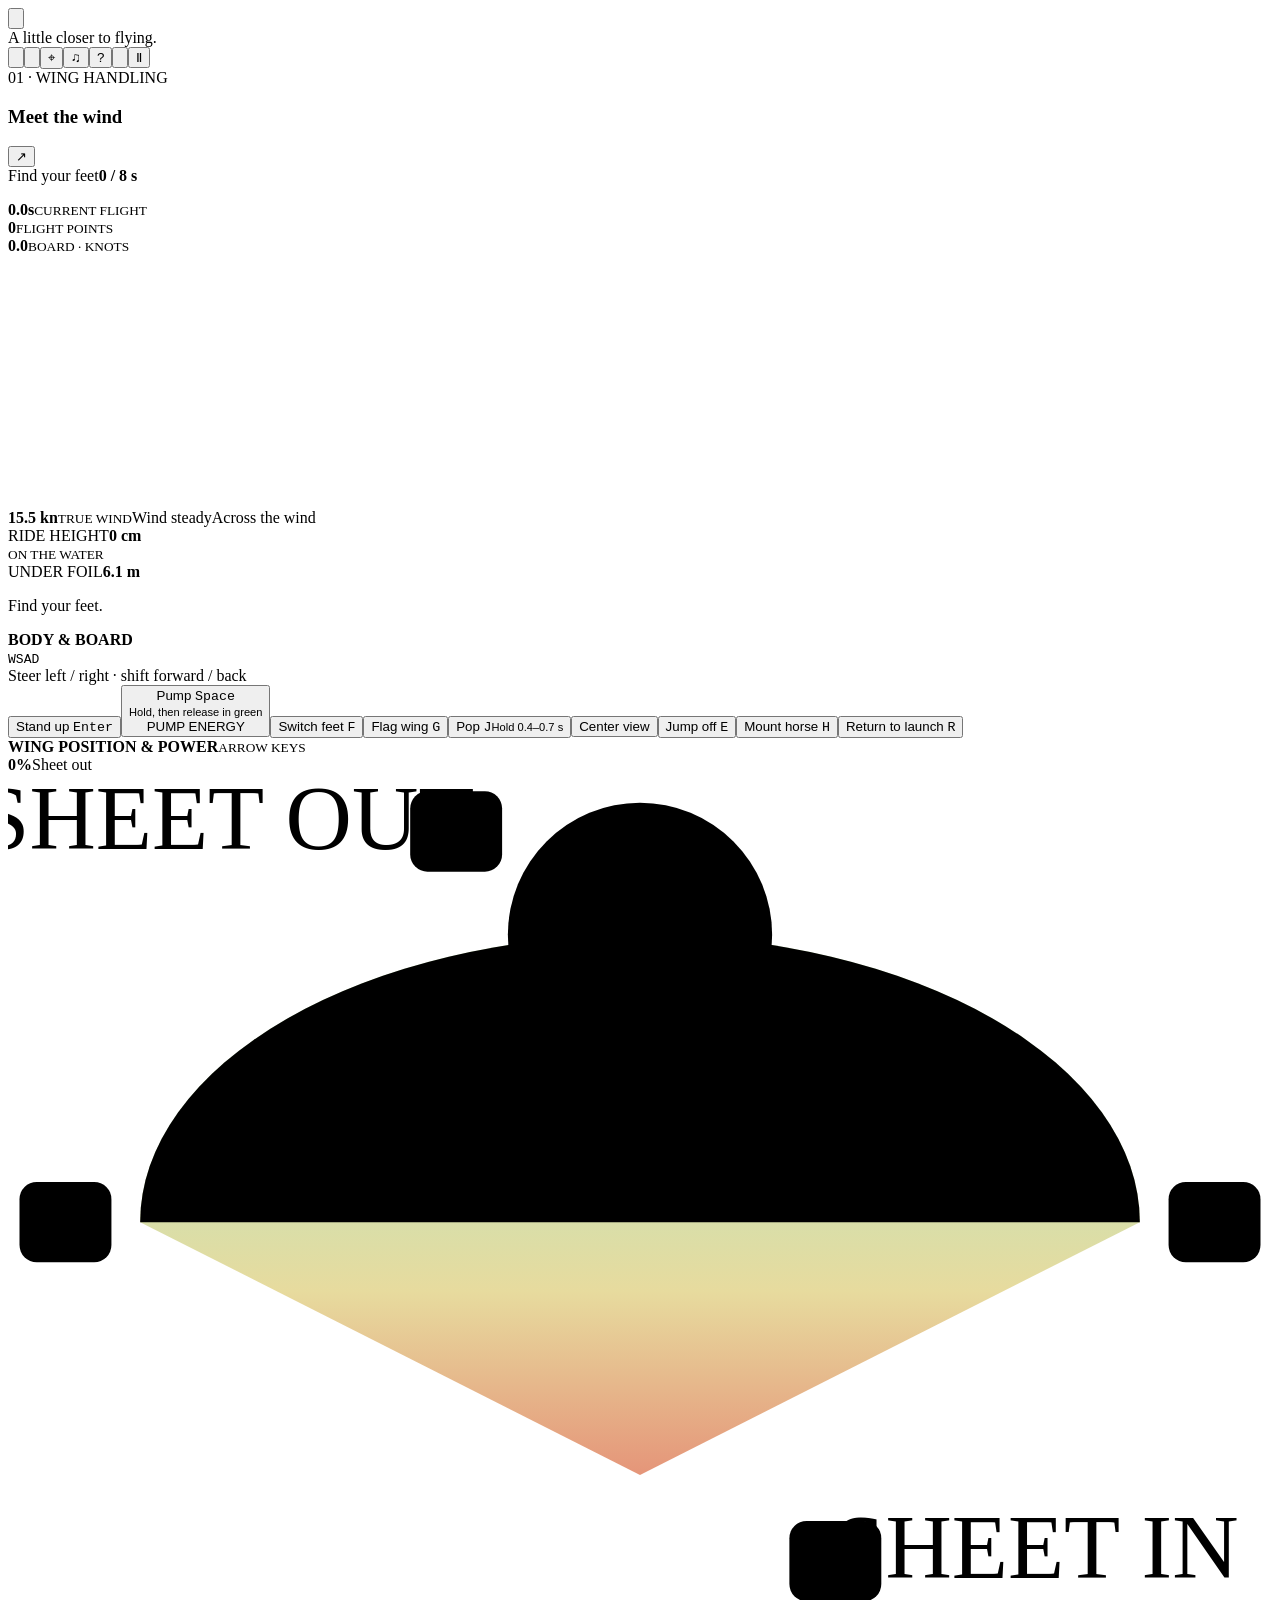
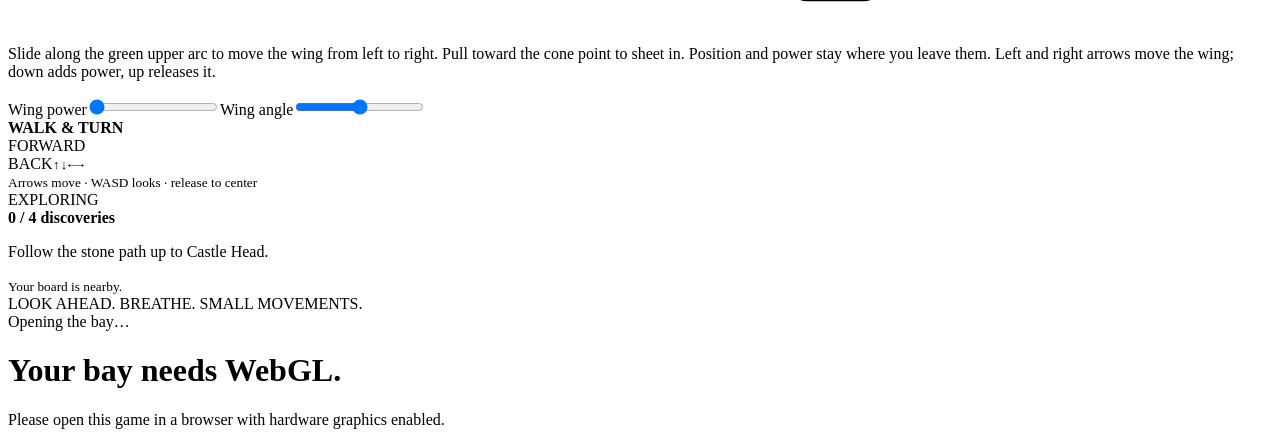
<file: foil-school/template.html>
<!doctype html><html lang="en"><head><meta charset="utf-8"><meta name="viewport" content="width=device-width, initial-scale=1, viewport-fit=cover"><meta name="theme-color" content="#143c4b"><meta name="description" content="Learn to read the wind and find your balance in a complete 3D wingfoiling game."><title>Foil Academy · Find your flight</title><style>/* INLINE_CSS */</style></head><body>
<main id="game"><div id="ocean" aria-label="3D wingfoiling bay"></div>
<header><button id="home" class="wordmark" aria-label="Open lesson chart"><svg viewBox="0 0 120 70" role="img" aria-label="Foil Academy"><text x="2" y="45" textLength="116" lengthAdjust="spacingAndGlyphs" fill="#164b58" font-family="Arial,sans-serif" font-size="49" font-weight="850">FOIL</text><text x="2" y="66" textLength="116" lengthAdjust="spacing" fill="#164b58" font-family="Arial,sans-serif" font-size="13" font-weight="300">ACADEMY</text></svg></button><div class="session-tag" id="session-tag">A little closer to flying.</div><nav><button id="gear-shop" class="round" aria-label="Equipment shop and locker" title="Equipment shop"><svg viewBox="0 0 24 24" aria-hidden="true"><path d="M3 7Q12 2 21 7L19 10H5ZM12 10v9M6 20q6-5 12 0"/></svg></button><button id="conditions" class="round conditions-button" aria-label="Open conditions" title="Wind, waves and weather"><svg viewBox="0 0 24 24" aria-hidden="true"><circle cx="9" cy="8" r="3"/><path d="M9 1v2M2 8H0M3 2l2 2M15 2l-2 2M17 8h2M5 19h12a4 4 0 0 0 0-8 5 5 0 0 0-9-1 4.5 4.5 0 0 0-3 9Z"/></svg></button><button id="chart" class="round" aria-label="Open bay navigation chart" title="Bay chart">⌖</button><button id="sound" class="round" aria-label="Enable sound" title="Sound">♫</button><button id="help" class="round" aria-label="Controls and field guide">?</button><button id="fullscreen" class="round" aria-label="Enter fullscreen" title="Enter fullscreen" aria-pressed="false"><svg viewBox="0 0 24 24" aria-hidden="true"><path d="M8 3H3v5M16 3h5v5M21 16v5h-5M8 21H3v-5"/></svg></button><button id="pause" class="round" aria-label="Pause" title="Pause (Esc)">Ⅱ</button></nav></header>
<div id="play-hud" class="hidden"><div id="landmark-labels" aria-hidden="true"></div>
<aside class="activity-rail" aria-label="Activity and progress"><section class="lesson-card glass"><div class="eyebrow" id="lesson-tag">01 · WING HANDLING</div><div class="lesson-heading"><h1 id="lesson-title">Meet the wind</h1><button id="lesson-list" title="Choose lesson" aria-label="Choose lesson">↗</button></div><div class="objective"><span id="objective">Find your feet</span><b id="progress-text">0 / 8 s</b></div><div class="progress-track"><div id="progress-fill"></div></div><div id="extra-goals"></div><p id="lesson-tip"></p></section>
<section class="instruments glass" aria-label="Live sailing instruments"><div class="flight-stat"><strong id="flight-value">0.0<span>s</span></strong><small id="flight-caption">CURRENT FLIGHT</small></div><div><strong id="score-value">0</strong><small>FLIGHT POINTS</small></div></section>
<div id="skill-readout" class="hidden" role="status"></div>

</aside>
<aside class="wind-panel glass"><div class="speed-stat"><strong id="speed-value">0.0</strong><small id="speed-caption">BOARD · KNOTS</small></div><canvas id="compass" width="250" height="250" aria-label="Wind compass: red sector is the upwind no-go zone"></canvas><div class="wind-reading"><b id="wind-value">15.5 kn</b><small id="wind-kind">TRUE WIND</small><span id="wind-trend" class="sr-only">Wind steady</span><span id="point-sail" class="sr-only">Across the wind</span></div><div class="height-panel"><span class="eyebrow">RIDE HEIGHT</span><strong id="height-value">0 cm</strong><div class="height-track"><div class="height-safe"></div><i id="height-mark"></i></div><small id="foil-status">ON THE WATER</small><div id="clearance-readout" class="clearance-readout"><span>UNDER FOIL</span><b id="clearance-value">6.1 m</b></div></div></aside>
<div class="message-strip" aria-label="Coaching and notices"><div id="toast" role="status" class="hidden"></div>
<div id="coach" role="status"><span class="coach-dot"></span><p id="coach-text">Find your feet.</p></div>
</div>
<section class="controls" aria-label="Sailing controls">
<div class="balance-control glass"><div class="control-title"><b id="body-title">BODY & BOARD</b><small id="body-keys" hidden></small></div><div id="joystick" role="group" aria-label="Drag to steer and shift body weight"><kbd class="joy-label control-key top">W</kbd><kbd class="joy-label control-key bottom">S</kbd><kbd class="joy-label control-key left">A</kbd><kbd class="joy-label control-key right">D</kbd><div class="joy-ring"></div><div id="joy-knob"></div></div><div class="control-caption">Steer left / right · shift forward / back</div></div>
<div class="action-controls"><button id="stand" class="action primary">Stand up <kbd>Enter</kbd></button><button id="pump" class="action pump-button"><span id="pump-title">Pump <kbd>Space</kbd></span><div class="pump-track"><i id="pump-mark"></i><span></span></div><small id="pump-label">Hold, then release in green</small><div class="energy"><span>PUMP ENERGY</span><div><i id="stamina"></i></div></div></button><button id="switch-feet" class="action hidden">Switch feet <kbd>F</kbd></button><button id="flag-wing" class="action hidden">Flag wing <kbd>G</kbd></button><button id="pop" class="action hidden">Pop <kbd>J</kbd><small id="pop-hint">Hold 0.4–0.7 s</small></button><button id="center-view" class="action hidden">Center view</button><button id="dismount" class="action">Jump off <kbd>E</kbd></button><button id="horse-action" class="action hidden">Mount horse <kbd>H</kbd></button><button id="reset" class="reset">Return to launch <kbd>R</kbd></button></div>
<div class="wing-control glass"><div id="sailing-power"><div class="control-title"><b>WING POSITION & POWER</b><small>ARROW KEYS</small></div><div class="trim-readout"><strong id="trim-value">0<span>%</span></strong><span id="trim-status">Sheet out</span></div>
<div id="wing-pad" tabindex="0" role="group" aria-label="Wing position and power" aria-describedby="wing-pad-help">
<svg viewBox="0 0 220 148" aria-hidden="true"><defs><linearGradient id="wing-pad-gradient" x1="0" y1="0" x2="0" y2="1"><stop offset="0" stop-color="#d4edbb"/><stop offset=".38" stop-color="#c8e2b5"/><stop offset=".66" stop-color="#e7db9e"/><stop offset="1" stop-color="#e59579"/></linearGradient></defs><path class="wing-pad-shape" d="M23 78 A87 50 0 0 1 197 78 L110 122 Z" fill="url(#wing-pad-gradient)"/><path class="wing-arc-guide" d="M23 78 A87 50 0 0 1 197 78"/><path class="wing-pad-guide" d="M110 28V122 M23 78H197"/><text x="38" y="13" text-anchor="middle" class="wing-pad-label">SHEET OUT</text><text x="179" y="140" text-anchor="middle" class="wing-pad-label">SHEET IN</text><circle id="wing-arc-dot" cx="110" cy="28" r="3.5"/><circle id="wing-knob" cx="110" cy="28" r="23"/><g class="wing-key" transform="translate(10 78)"><rect x="-8" y="-7" width="16" height="14" rx="3"/><text text-anchor="middle" dominant-baseline="central">←</text></g><g class="wing-key" transform="translate(210 78)"><rect x="-8" y="-7" width="16" height="14" rx="3"/><text text-anchor="middle" dominant-baseline="central">→</text></g><g class="wing-key" transform="translate(78 10)"><rect x="-8" y="-7" width="16" height="14" rx="3"/><text text-anchor="middle" dominant-baseline="central">↑</text></g><g class="wing-key" transform="translate(144 137)"><rect x="-8" y="-7" width="16" height="14" rx="3"/><text text-anchor="middle" dominant-baseline="central">↓</text></g></svg>
</div><p id="wing-pad-help" class="sr-only">Slide along the green upper arc to move the wing from left to right. Pull toward the cone point to sheet in. Position and power stay where you leave them. Left and right arrows move the wing; down adds power, up releases it.</p><label class="sr-only" for="trim">Wing power</label><input class="sr-only" id="trim" type="range" min="0" max="100" value="0" tabindex="-1"><label class="sr-only" for="wing-position">Wing angle</label><input class="sr-only" id="wing-position" type="range" min="-100" max="100" value="0" tabindex="-1">
<div class="trim-guide"><div class="drive-track"><i id="drive-fill"></i></div><span id="drive-description" hidden>Pull down to catch the breeze</span><span id="wing-load" hidden>Wing light · move along the arc</span></div></div><div id="walk-controls" class="hidden"><div class="control-title"><b id="walk-title">WALK & TURN</b></div><div id="walk-stick" role="group" aria-label="Move forward or back and turn; push farther to ride faster"><span id="walk-top">FORWARD</span><div class="walk-ring"></div><div id="walk-knob"></div><span class="walk-back-label">BACK</span><kbd class="control-key travel-key top">↑</kbd><kbd class="control-key travel-key bottom">↓</kbd><kbd class="control-key travel-key left">←</kbd><kbd class="control-key travel-key right">→</kbd></div><small class="walk-caption" id="walk-caption">Arrows move · WASD looks · release to center</small></div><div id="shore-info" class="hidden"><div class="eyebrow" id="travel-mode">EXPLORING</div><strong id="ruins-count">0 / 4 discoveries</strong><p id="shore-story">Follow the stone path up to Castle Head.</p><small id="board-distance">Your board is nearby.</small></div></div>
</section><div class="desktop-tip">LOOK AHEAD. BREATHE. SMALL MOVEMENTS.</div>
</div>
<div id="loading">Opening the bay…</div><div id="fallback" class="hidden"><h1>Your bay needs WebGL.</h1><p>Please open this game in a browser with hardware graphics enabled.</p></div>
</main>
<div id="modal" class="modal" role="dialog" aria-modal="true" aria-labelledby="modal-title"><div id="modal-card"></div></div>
<script>/* INLINE_THREE */</script><script>/* INLINE_LOCATION_DATA */</script><script>/* INLINE_KAHULUI_DATA */
/* INLINE_LEMORNE_DATA */
/* INLINE_LEMORNE_ELEVATION_DATA */
/* INLINE_LEMORNE_MODEL */
/* INLINE_LEMORNE_SCENERY */</script><script>/* INLINE_LANDMARK_DATA */</script><script>/* INLINE_HARBOR_MODEL */</script><script>/* INLINE_PLAYGROUND */</script><script>/* INLINE_ELEVATION_DATA */</script><script>/* INLINE_ELEVATIONS */</script><script>/* INLINE_PROMENADE */</script><script>/* INLINE_WATERFRONT */
/* INLINE_LOCATIONS */</script><script>/* INLINE_WORLD */</script><script>/* INLINE_WIND_MARKERS */</script><script>/* INLINE_LANDMARK_SCENERY */</script><script>/* INLINE_HARBOR_SCENERY */</script><script>/* INLINE_LAKE_BOAT */</script><script>/* INLINE_SITE_DETAILS */</script><script>/* INLINE_SCENERY_GEOMETRY */</script><script>/* INLINE_LOCATION_SCENERY */</script><script>/* INLINE_EQUIPMENT */</script><script>/* INLINE_EQUIPMENT_IMAGES */</script><script>/* INLINE_EQUIPMENT_UI */</script><script>/* INLINE_LESSONS */</script><script>/* INLINE_HORSES */</script><script>/* INLINE_WATER_CONTACTS */</script><script>/* INLINE_WIPEOUTS */</script><script>/* INLINE_CORE */</script><script>/* INLINE_RUINS */</script><script>/* INLINE_TRAFFIC_PILOT */</script><script>/* INLINE_TRAFFIC */</script><script>/* INLINE_ENVIRONMENT */</script><script>/* INLINE_RIDER */</script><script>/* INLINE_HORSE_VIEW */</script><script>/* INLINE_WING_CONTROL */</script><script>/* INLINE_NAVIGATION_MAP */</script><script>/* INLINE_DAMAGE_VIEW */</script><script>/* INLINE_VIEW_MOTION */</script><script>/* INLINE_APP */</script>
</body></html>
</file>
